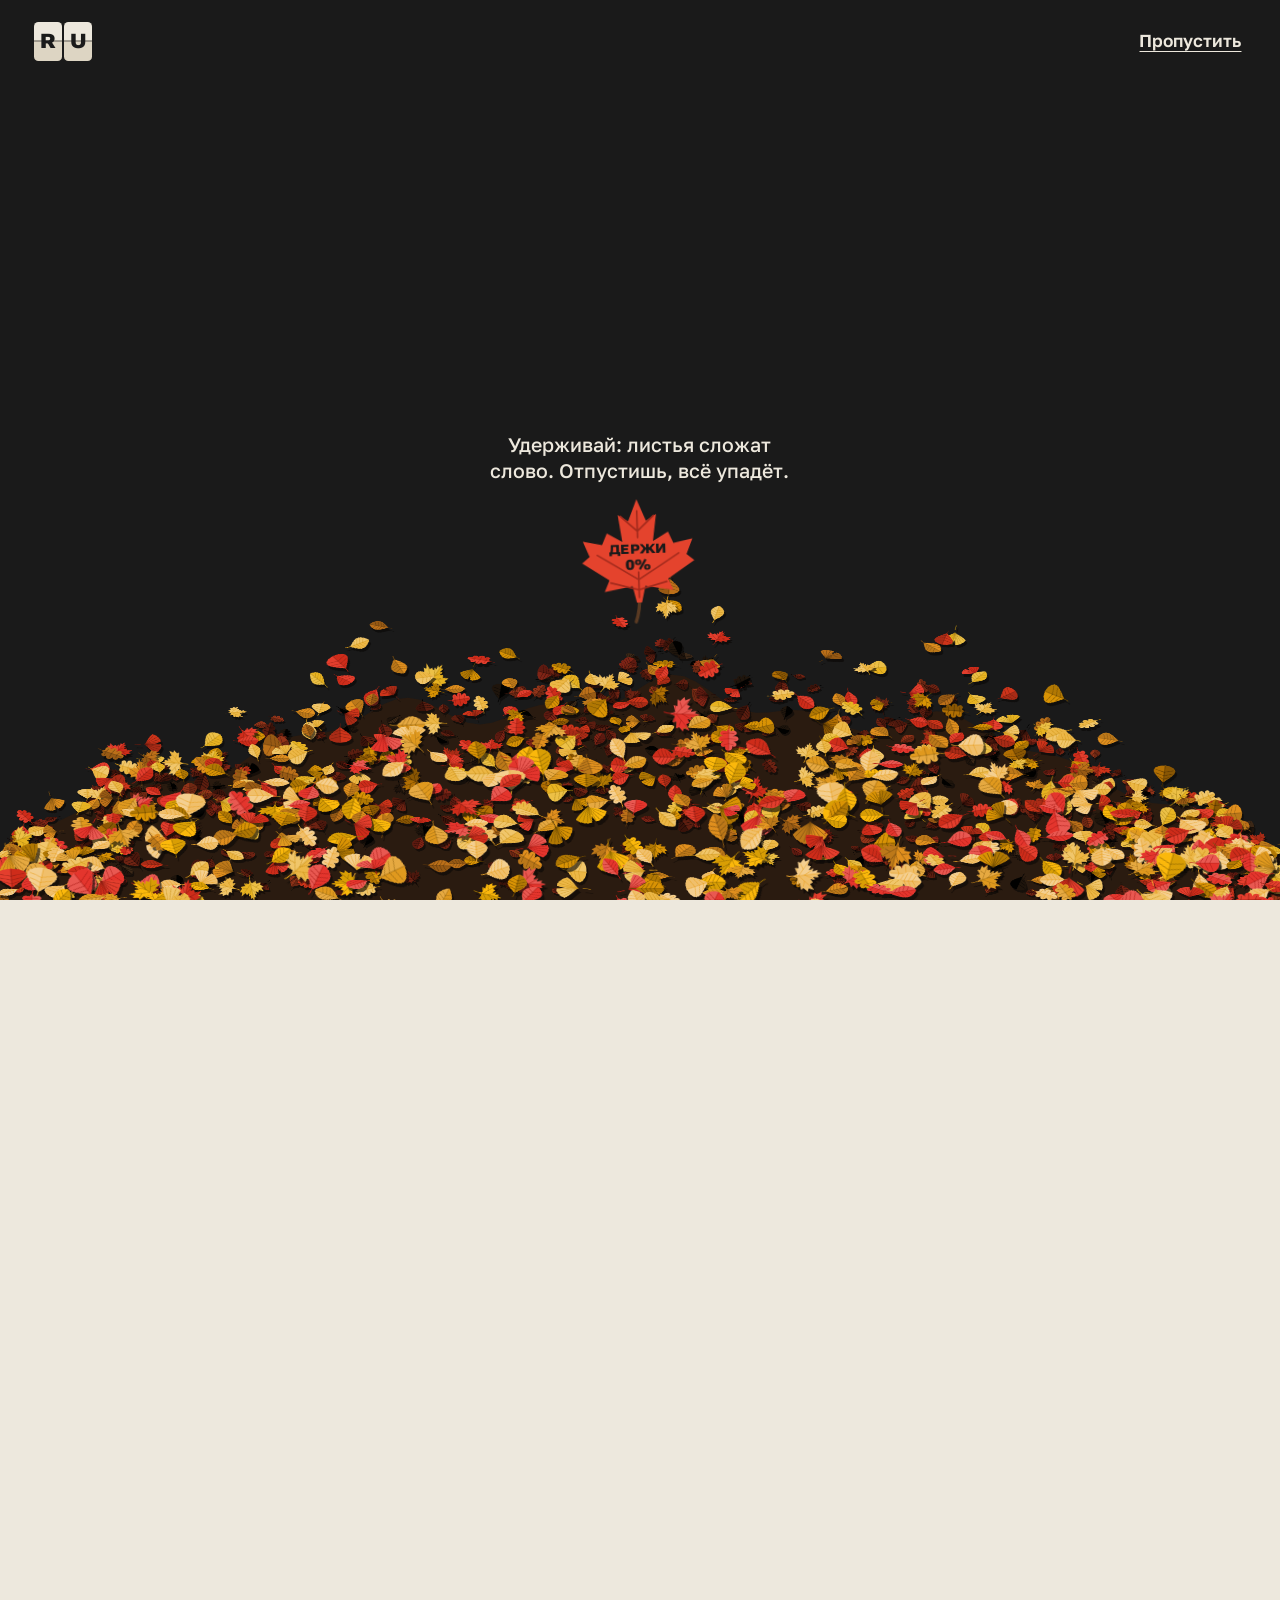
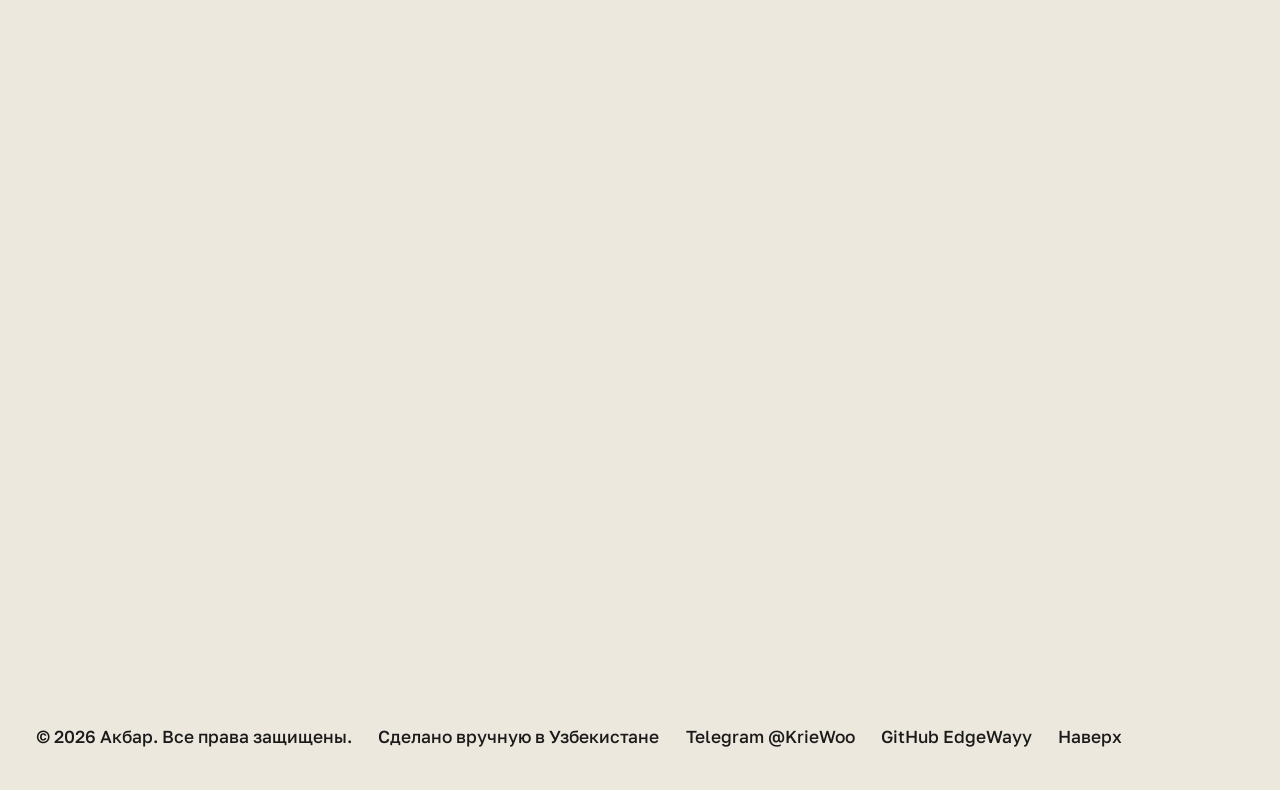
<file: index.html>
<!doctype html>
<html lang="ru" data-page="index" data-title-en="Akbar: websites for businesses in Uzbekistan" data-title-ru="Акбар: сайты для бизнеса в Узбекистане">
<head>
<meta charset="utf-8">
<meta http-equiv="Content-Security-Policy" content="default-src 'self'; script-src 'self' 'sha256-MMzl+HNnITx/egQrTUb2XwIq3ofYkie3hf7vNHCIypY='; style-src 'self' 'unsafe-inline'; font-src 'self'; img-src 'self' data:; connect-src 'self'; object-src 'none'; base-uri 'self'; form-action 'none'">
<meta name="referrer" content="strict-origin-when-cross-origin">
<meta name="viewport" content="width=device-width, initial-scale=1, viewport-fit=cover">
<title>Акбар: сайты для бизнеса в Узбекистане</title>
<meta name="description" content="Акбар, fullstack-разработчик из Узбекистана. Сайты, интернет-магазины, Telegram-боты и админ-панели для местного бизнеса.">
<meta name="theme-color" content="#1A1A1A">
<meta property="og:type" content="website">
<meta property="og:title" content="Акбар: сайты для бизнеса в Узбекистане">
<meta property="og:description" content="Акбар, fullstack-разработчик из Узбекистана. Сайты, интернет-магазины, Telegram-боты и админ-панели для местного бизнеса.">
<meta property="og:url" content="https://edgewayy.github.io/portfolio-v2/">
<meta property="og:image" content="https://edgewayy.github.io/portfolio-v2/img/og.jpg">
<meta property="og:locale" content="ru_RU">
<meta property="og:locale:alternate" content="en_US">
<meta name="twitter:card" content="summary_large_image">
<link rel="canonical" href="https://edgewayy.github.io/portfolio-v2/">
<link rel="icon" href="favicon.svg" type="image/svg+xml">
<link rel="preload" href="fonts/roboto-flex-wide-cyrillic.woff2" as="font" type="font/woff2" crossorigin>
<link rel="preload" href="fonts/golos-text-cyrillic.woff2" as="font" type="font/woff2" crossorigin>
<script>(function(){var d=document.documentElement,l;d.classList.add("js");try{l=localStorage.getItem("akbar-lang")}catch(e){}if(l==="en"){d.lang="en";d.classList.add("lang-pending");var k=document.createElement("link");k.rel="preload";k.as="font";k.type="font/woff2";k.crossOrigin="";k.href="fonts/roboto-flex-wide-latin.woff2";document.head.appendChild(k)}
var t;try{t=localStorage.getItem("akbar-theme")}catch(e){}if(t!=="dark"&&t!=="light")t=matchMedia("(prefers-color-scheme:dark)").matches?"dark":"light";d.dataset.theme=t;
var a;try{a=sessionStorage.getItem("akbar-acid")}catch(e){}if(a==="1")d.dataset.mode="acid";
var m=matchMedia("(hover:hover) and (pointer:fine) and (min-width:1024px)").matches&&!matchMedia("(prefers-reduced-motion:reduce)").matches;d.dataset.perf=m?"full":"lite";
var p;try{p=sessionStorage.getItem("gate-passed")}catch(e){}if(!p)d.classList.add("gate-on");setTimeout(function(){if(!window.SITE)d.classList.remove("js","gate-on")},3000)})()</script>
<link rel="stylesheet" href="styles.css">
</head>
<body id="top">
<a class="skip" href="#main"><span data-i18n="skip">Перейти к содержимому</span></a>
<span class="vh" aria-live="polite" data-lang-live></span>
<div class="gate" id="gate">
  <canvas class="gate__canvas" aria-hidden="true"></canvas>
  <div class="gate__top">
    <button class="flap" type="button" data-flap aria-label="Switch language to English" lang="en"><span class="flap__cells" aria-hidden="true"><span class="flap__cell"><span class="flap__half flap__top"><b>R</b></span><span class="flap__half flap__bot"><b>R</b></span><span class="flap__half flap__top flap__leaf"><b>R</b></span><span class="flap__half flap__bot flap__leaf"><b>R</b></span></span><span class="flap__cell"><span class="flap__half flap__top"><b>U</b></span><span class="flap__half flap__bot"><b>U</b></span><span class="flap__half flap__top flap__leaf"><b>U</b></span><span class="flap__half flap__bot flap__leaf"><b>U</b></span></span></span></button>
    <a class="gate__skip ix ix--text" href="#main" data-gate-skip><span data-i18n="gate.skip">Пропустить</span></a>
  </div>
  <div class="gate__bottom">
    <button class="hold" type="button" data-hold data-auto aria-label="Удерживай, чтобы войти" data-i18n-aria-label="gate.label">
      <span class="hold__leaf" data-hold-leaf>
        <svg class="hold__svg" viewBox="0 0 100 100" aria-hidden="true">
          <defs><clipPath id="hold-clip"><path d="M50 3 57 20 65 15 62 36 74 29 78 38 93 35 88 47 94 52 73 66 77 75 55 71 52 84H48L45 71 23 75 27 66 6 52 12 47 7 35 22 38 26 29 38 36 35 15 43 20Z"/></clipPath></defs>
          <path class="hold__stem" d="M50 78Q50.5 90 47 99"/>
          <path class="hold__body" d="M50 3 57 20 65 15 62 36 74 29 78 38 93 35 88 47 94 52 73 66 77 75 55 71 52 84H48L45 71 23 75 27 66 6 52 12 47 7 35 22 38 26 29 38 36 35 15 43 20Z"/>
          <g clip-path="url(#hold-clip)"><rect class="hold__fill" x="0" y="0" width="100" height="100"/></g>
          <path class="hold__veins" d="M50 80V60M50 33V12M50 66 82 46M50 66 18 46M50 28 63 16M50 28 37 16M50 74 72 68M50 74 28 68"/>
        </svg>
        <span class="hold__in"><span data-hold-word><span data-i18n="gate.hold">Держи</span></span><b data-hold-pct aria-hidden="true">0%</b></span>
      </span>
    </button>
    <span class="vh" aria-live="polite" data-hold-live></span>
    <p class="gate__hint" data-gate-hint></p>
  </div>
</div>
<div class="wrap">
<header class="top">
  <div class="top__notch cut tl">
    <div class="brand">
      <button class="logo__mark ix ix--logo" type="button" aria-label="Секрет: удерживай листик" data-i18n-aria-label="secret.label" aria-describedby="leaf-hint"><svg class="logo__ring" viewBox="0 0 36 36" aria-hidden="true"><circle cx="18" cy="18" r="16.5" pathLength="100"/></svg><svg viewBox="0 0 100 100" aria-hidden="true"><path fill="currentColor" d="M50 3 57 20 65 15 62 36 74 29 78 38 93 35 88 47 94 52 73 66 77 75 55 71 52 84 51 98H49L48 84 45 71 23 75 27 66 6 52 12 47 7 35 22 38 26 29 38 36 35 15 43 20Z"/></svg></button>
      <a class="logo ix" href="index.html" aria-label="Акбар, на главную" data-i18n-aria-label="nav.home"><span class="logo__word"><span data-i18n="home.name">Акбар</span></span></a>
      <span class="leaf-hint" id="leaf-hint" aria-hidden="true"><svg class="leaf-hint__arrow" viewBox="0 0 24 20"><path pathLength="1" d="M22 16C14 18 6 15 5 4M1.5 8 5 3.5 9 7.5" fill="none" stroke="currentColor" stroke-width="1.5" stroke-linecap="round" stroke-linejoin="round"/></svg><span data-i18n="secret.hint">Удерживай 3 секунды</span></span>
    </div>
    <button class="menu-btn ix ix--round" type="button" aria-expanded="false" aria-controls="site-nav" aria-label="Меню" data-i18n-aria-label="nav.menu" data-menu-btn><svg viewBox="0 0 24 24" aria-hidden="true"><path d="M4 8h16M4 16h16" fill="none" stroke="currentColor" stroke-width="2.4" stroke-linecap="round"/></svg></button>
    <nav id="site-nav" class="nav" aria-label="Страницы сайта" data-i18n-aria-label="nav.label">
      <button class="nav__close ix ix--round" type="button" aria-label="Закрыть" data-i18n-aria-label="nav.close" data-menu-close><svg viewBox="0 0 24 24" aria-hidden="true"><path d="M6 6l12 12M18 6 6 18" fill="none" stroke="currentColor" stroke-width="2.4" stroke-linecap="round"/></svg></button>
      <ul><li><a href="index.html" aria-current="page"><i aria-hidden="true">01</i><span data-i18n="x8">Главная</span></a></li><li><a href="projects.html"><i aria-hidden="true">02</i><span data-i18n="x9">Проекты</span></a></li><li><a href="services.html"><i aria-hidden="true">03</i><span data-i18n="x10">Услуги</span></a></li><li><a href="why.html"><i aria-hidden="true">04</i><span data-i18n="x11">Почему я</span></a></li><li><a href="process.html"><i aria-hidden="true">05</i><span data-i18n="x12">Процесс</span></a></li><li><a href="prices.html"><i aria-hidden="true">06</i><span data-i18n="x13">Цены</span></a></li><li><a href="contacts.html"><i aria-hidden="true">07</i><span data-i18n="x14">Контакты</span></a></li></ul>
    </nav>
  </div>
  <div class="top__lang cut tr"><button class="flap" type="button" data-flap aria-label="Switch language to English" lang="en"><span class="flap__cells" aria-hidden="true"><span class="flap__cell"><span class="flap__half flap__top"><b>R</b></span><span class="flap__half flap__bot"><b>R</b></span><span class="flap__half flap__top flap__leaf"><b>R</b></span><span class="flap__half flap__bot flap__leaf"><b>R</b></span></span><span class="flap__cell"><span class="flap__half flap__top"><b>U</b></span><span class="flap__half flap__bot"><b>U</b></span><span class="flap__half flap__top flap__leaf"><b>U</b></span><span class="flap__half flap__bot flap__leaf"><b>U</b></span></span></span></button><div class="lamp" data-lamp>
  <svg class="lamp__svg" aria-hidden="true"><path class="lamp__glow"/><path class="lamp__shade"/><path class="lamp__cord"/><circle class="lamp__bead"/></svg>
  <button class="lamp__hit" type="button" role="switch" aria-checked="false" data-theme-btn aria-label="Включить тёмную тему"></button>
</div></div>
</header>
<main id="main">
  <section class="panel panel--hero" data-hero>
    <canvas class="bg-leaves" aria-hidden="true"></canvas>
    <div class="hero">
      <div class="hero__text">
        <p class="status"><i class="status__dot" aria-hidden="true"></i><span data-i18n="home.status">Принимаю заказы · ноябрь 2026</span></p>
        <h1 data-i18n="home.h1" class="giant giant--hero" data-words>Сайты, которые продают</h1>
        <p data-i18n="home.lead" class="lead">Делаю быстрые сайты, магазины и админ-панели для кафе, клубов, ресторанов и магазинов. Дизайн с нуля, три языка, оплата Click и Payme.</p>
        <div class="hero__cta">
          <a class="cta ix ix--pill magnetic" href="projects.html" ><span class="cta__pill"><span data-i18n="home.cta">Портфолио</span></span><span class="cta__round"><svg viewBox="0 0 24 24" aria-hidden="true"><path d="M7 17 17 7M8 7h9v9" fill="none" stroke="currentColor" stroke-width="2.4" stroke-linecap="round" stroke-linejoin="round"/></svg></span></a>
        </div>
        <ul class="stats">
          <li><b data-count="6">6</b><span data-i18n="stats.demos">живых демо на этом сайте</span></li><li><b data-count="5">5</b><span data-i18n="stats.langs">языков в проектах: RU · UZ · EN · KZ · TR</span></li><li><b data-count="0">0</b><span data-i18n="stats.templates">шаблонов: каждый дизайн с чистого листа</span></li>
        </ul>
      </div>
      <div class="hero__art">
        <div class="blob" data-parallax=".04" aria-hidden="true"></div>
        <figure class="portrait" id="portrait" data-variant="b">
          <img src="img/portrait-dots.webp" width="640" height="800" alt="Портрет Акбара из точек" data-i18n-alt="home.alt" decoding="async">
          <canvas aria-hidden="true"></canvas>
        </figure>
        <p class="tagpill tagpill--name"><span data-i18n="home.name">Акбар</span></p>
        <p class="tagpill tagpill--role"><span data-i18n="home.role">Fullstack-разработчик</span></p>
        <div class="hero__social">
          <a class="round ix ix--round" href="https://t.me/KrieWoo" target="_blank" rel="noopener" aria-label="Telegram"><svg viewBox="0 0 24 24" aria-hidden="true"><path fill="currentColor" d="M21.9 4.3 18.7 19.5c-.2 1.1-.9 1.3-1.8.8l-4.9-3.6-2.4 2.3c-.3.3-.5.5-1 .5l.4-5 9.1-8.2c.4-.4-.1-.6-.6-.2L6.3 13.2 1.5 11.7c-1-.3-1-1 .2-1.5L20.4 3c.9-.3 1.7.2 1.5 1.3z"/></svg></a>
          <a class="round ix ix--round" href="https://github.com/EdgeWayy" target="_blank" rel="noopener" aria-label="GitHub"><svg viewBox="0 0 24 24" aria-hidden="true"><path fill="currentColor" d="M12 .5C5.7.5.5 5.7.5 12c0 5.1 3.3 9.4 7.9 10.9.6.1.8-.3.8-.6v-2c-3.2.7-3.9-1.5-3.9-1.5-.5-1.3-1.3-1.7-1.3-1.7-1-.7.1-.7.1-.7 1.2.1 1.8 1.2 1.8 1.2 1 1.8 2.8 1.3 3.5 1 .1-.8.4-1.3.7-1.6-2.6-.3-5.3-1.3-5.3-5.7 0-1.3.5-2.3 1.2-3.1-.1-.3-.5-1.5.1-3.1 0 0 1-.3 3.2 1.2a11 11 0 0 1 5.8 0c2.2-1.5 3.2-1.2 3.2-1.2.6 1.6.2 2.8.1 3.1.8.8 1.2 1.9 1.2 3.1 0 4.4-2.7 5.4-5.3 5.7.4.4.8 1.1.8 2.2v3.2c0 .3.2.7.8.6A11.5 11.5 0 0 0 23.5 12C23.5 5.7 18.3.5 12 .5z"/></svg></a>
        </div>
        <svg class="badge" viewBox="0 0 160 160" aria-hidden="true">
          <circle cx="80" cy="80" r="80"/>
          <defs><path id="badge-path" d="M80 80m-60 0a60 60 0 1 1 120 0a60 60 0 1 1-120 0"/></defs>
          <text><textPath href="#badge-path" data-i18n="home.badge" textLength="372">ПРИНИМАЮ ЗАКАЗЫ • ПРИНИМАЮ ЗАКАЗЫ • </textPath></text>
          <g transform="translate(55 55) scale(.5)"><path d="M50 3 57 20 65 15 62 36 74 29 78 38 93 35 88 47 94 52 73 66 77 75 55 71 52 84 51 98H49L48 84 45 71 23 75 27 66 6 52 12 47 7 35 22 38 26 29 38 36 35 15 43 20Z"/></g>
        </svg>
      </div>
    </div>
  </section>
  
  <div class="marquee" data-marquee aria-hidden="true"><div class="marquee__track">
    <span><span data-i18n="marquee.a">САЙТЫ</span></span><i>•</i><span><span data-i18n="marquee.b">БОТЫ</span></span><i>•</i><span><span data-i18n="marquee.c">АДМИНКИ</span></span><i>•</i><span><span data-i18n="marquee.a">САЙТЫ</span></span><i>•</i><span><span data-i18n="marquee.b">БОТЫ</span></span><i>•</i><span><span data-i18n="marquee.c">АДМИНКИ</span></span><i>•</i><span><span data-i18n="marquee.a">САЙТЫ</span></span><i>•</i><span><span data-i18n="marquee.b">БОТЫ</span></span><i>•</i><span><span data-i18n="marquee.c">АДМИНКИ</span></span><i>•</i><span><span data-i18n="marquee.a">САЙТЫ</span></span><i>•</i><span><span data-i18n="marquee.b">БОТЫ</span></span><i>•</i><span><span data-i18n="marquee.c">АДМИНКИ</span></span><i>•</i><span><span data-i18n="marquee.a">САЙТЫ</span></span><i>•</i><span><span data-i18n="marquee.b">БОТЫ</span></span><i>•</i><span><span data-i18n="marquee.c">АДМИНКИ</span></span><i>•</i><span><span data-i18n="marquee.a">САЙТЫ</span></span><i>•</i><span><span data-i18n="marquee.b">БОТЫ</span></span><i>•</i><span><span data-i18n="marquee.c">АДМИНКИ</span></span><i>•</i><span><span data-i18n="marquee.a">САЙТЫ</span></span><i>•</i><span><span data-i18n="marquee.b">БОТЫ</span></span><i>•</i><span><span data-i18n="marquee.c">АДМИНКИ</span></span><i>•</i><span><span data-i18n="marquee.a">САЙТЫ</span></span><i>•</i><span><span data-i18n="marquee.b">БОТЫ</span></span><i>•</i><span><span data-i18n="marquee.c">АДМИНКИ</span></span><i>•</i><span><span data-i18n="marquee.a">САЙТЫ</span></span><i>•</i><span><span data-i18n="marquee.b">БОТЫ</span></span><i>•</i><span><span data-i18n="marquee.c">АДМИНКИ</span></span><i>•</i><span><span data-i18n="marquee.a">САЙТЫ</span></span><i>•</i><span><span data-i18n="marquee.b">БОТЫ</span></span><i>•</i><span><span data-i18n="marquee.c">АДМИНКИ</span></span><i>•</i><span><span data-i18n="marquee.a">САЙТЫ</span></span><i>•</i><span><span data-i18n="marquee.b">БОТЫ</span></span><i>•</i><span><span data-i18n="marquee.c">АДМИНКИ</span></span><i>•</i><span><span data-i18n="marquee.a">САЙТЫ</span></span><i>•</i><span><span data-i18n="marquee.b">БОТЫ</span></span><i>•</i><span><span data-i18n="marquee.c">АДМИНКИ</span></span><i>•</i><span><span data-i18n="marquee.a">САЙТЫ</span></span><i>•</i><span><span data-i18n="marquee.b">БОТЫ</span></span><i>•</i><span><span data-i18n="marquee.c">АДМИНКИ</span></span><i>•</i><span><span data-i18n="marquee.a">САЙТЫ</span></span><i>•</i><span><span data-i18n="marquee.b">БОТЫ</span></span><i>•</i><span><span data-i18n="marquee.c">АДМИНКИ</span></span><i>•</i><span><span data-i18n="marquee.a">САЙТЫ</span></span><i>•</i><span><span data-i18n="marquee.b">БОТЫ</span></span><i>•</i><span><span data-i18n="marquee.c">АДМИНКИ</span></span><i>•</i><span><span data-i18n="marquee.a">САЙТЫ</span></span><i>•</i><span><span data-i18n="marquee.b">БОТЫ</span></span><i>•</i><span><span data-i18n="marquee.c">АДМИНКИ</span></span><i>•</i>
  </div></div>
  <section class="about">
  <div class="about__quote" data-reveal>
    <svg class="about__tile" aria-hidden="true"><defs><pattern id="tile" width="56" height="56" patternUnits="userSpaceOnUse"><path d="M28 6 34 22 50 28 34 34 28 50 22 34 6 28 22 22ZM12 12 22 22M44 12 34 22M12 44 22 34M44 44 34 34" fill="none" stroke="currentColor" stroke-width="1.5"/><path d="M0 0H8L0 8ZM56 0V8L48 0ZM0 56V48L8 56ZM56 56H48L56 48Z" fill="currentColor"/></pattern></defs><rect width="100%" height="100%" fill="url(#tile)"/></svg>
    <span class="cut tl tab about__tab"><span data-i18n="about.tab">Манифест</span></span>
    <p class="about__q" data-i18n-rich="manifesto">Я собираю сайты так, как <em>мастер</em> собирает <em>узор</em> на стене Самарканда: из <em>сотни точных деталей</em>, где каждая на своём месте.</p>
  </div>
  <div class="about__me" data-reveal>
    <p data-i18n="intro.kicker" class="kicker kicker--ink">Коротко обо мне</p>
    <h2 data-i18n="intro.h2" class="about__h">Привет, я Акбар</h2>
    <p data-i18n="intro.p1">Я fullstack-разработчик из Узбекистана. Делаю сайты, интернет-магазины и Telegram-ботов для местного бизнеса: кофеен, фитнес-клубов, ресторанов, магазинов. Веду проект целиком, от идеи и дизайна до запуска и поддержки.</p>
    <p data-i18n="intro.p2">Я сам веду все этапы: дизайн, фронтенд, бэкенд и запуск, поэтому вы получаете продуманный сайт быстрее и без переплаты агентству.</p>
    <span class="cut br about__cut" aria-hidden="true"></span>
    <p data-i18n="intro.sticker" class="sticker about__sticker">Первый экран через 2–3 дня</p>
  </div>
</section>
  <section class="hub">
    <h2 data-i18n="hub.h2" class="h2" data-reveal>Куда дальше</h2>
    <div class="hub__grid">
      <a class="hubcard ix ix--card" href="projects.html" data-reveal>
        <span class="cut tl tab" aria-hidden="true">02</span>
        <b data-i18n="x15">Проекты</b>
        <span data-i18n="hub.projects" class="hubcard__t">Шесть живых демо: магазины, кафе, бронирование</span>
        <span class="cta__round"><svg viewBox="0 0 24 24" aria-hidden="true"><path d="M7 17 17 7M8 7h9v9" fill="none" stroke="currentColor" stroke-width="2.4" stroke-linecap="round" stroke-linejoin="round"/></svg></span>
      </a><a class="hubcard ix ix--card" href="services.html" data-reveal>
        <span class="cut tl tab" aria-hidden="true">03</span>
        <b data-i18n="x16">Услуги</b>
        <span data-i18n="hub.services" class="hubcard__t">Что я делаю и сколько это стоит</span>
        <span class="cta__round"><svg viewBox="0 0 24 24" aria-hidden="true"><path d="M7 17 17 7M8 7h9v9" fill="none" stroke="currentColor" stroke-width="2.4" stroke-linecap="round" stroke-linejoin="round"/></svg></span>
      </a><a class="hubcard ix ix--card" href="why.html" data-reveal>
        <span class="cut tl tab" aria-hidden="true">04</span>
        <b data-i18n="x17">Почему я</b>
        <span data-i18n="hub.why" class="hubcard__t">Четыре причины работать со мной</span>
        <span class="cta__round"><svg viewBox="0 0 24 24" aria-hidden="true"><path d="M7 17 17 7M8 7h9v9" fill="none" stroke="currentColor" stroke-width="2.4" stroke-linecap="round" stroke-linejoin="round"/></svg></span>
      </a><a class="hubcard ix ix--card" href="process.html" data-reveal>
        <span class="cut tl tab" aria-hidden="true">05</span>
        <b data-i18n="x18">Процесс</b>
        <span data-i18n="hub.process" class="hubcard__t">Пять шагов от разговора до поддержки</span>
        <span class="cta__round"><svg viewBox="0 0 24 24" aria-hidden="true"><path d="M7 17 17 7M8 7h9v9" fill="none" stroke="currentColor" stroke-width="2.4" stroke-linecap="round" stroke-linejoin="round"/></svg></span>
      </a><a class="hubcard ix ix--card" href="prices.html" data-reveal>
        <span class="cut tl tab" aria-hidden="true">06</span>
        <b data-i18n="x19">Цены</b>
        <span data-i18n="hub.prices" class="hubcard__t">Пакеты, сроки и частые вопросы</span>
        <span class="cta__round"><svg viewBox="0 0 24 24" aria-hidden="true"><path d="M7 17 17 7M8 7h9v9" fill="none" stroke="currentColor" stroke-width="2.4" stroke-linecap="round" stroke-linejoin="round"/></svg></span>
      </a><a class="hubcard ix ix--card" href="contacts.html" data-reveal>
        <span class="cut tl tab" aria-hidden="true">07</span>
        <b data-i18n="x20">Контакты</b>
        <span data-i18n="hub.contacts" class="hubcard__t">Расскажите о задаче, отвечу в Telegram</span>
        <span class="cta__round"><svg viewBox="0 0 24 24" aria-hidden="true"><path d="M7 17 17 7M8 7h9v9" fill="none" stroke="currentColor" stroke-width="2.4" stroke-linecap="round" stroke-linejoin="round"/></svg></span>
      </a>
    </div>
  </section>
</main>
<footer class="foot">
  <div class="foot__panel" data-reveal>
    <span class="cut tr foot__cut" aria-hidden="true"></span>
    <p data-i18n="foot.big" class="foot__big">Обсудим проект?</p>
    <a class="cta ix ix--pill cta--ink magnetic" href="https://t.me/KrieWoo" target="_blank" rel="noopener"><span class="cta__pill"><span data-i18n="foot.cta">Написать</span></span><span class="cta__round"><svg viewBox="0 0 24 24" aria-hidden="true"><path d="M7 17 17 7M8 7h9v9" fill="none" stroke="currentColor" stroke-width="2.4" stroke-linecap="round" stroke-linejoin="round"/></svg></span></a>
  </div>
  <div class="foot__row">
    <span data-i18n="foot.copy">© 2026 Акбар. Все права защищены.</span>
    <span data-i18n="foot.made">Сделано вручную в Узбекистане</span>
    <a class="link ix--link" href="https://t.me/KrieWoo" target="_blank" rel="noopener">Telegram @KrieWoo</a>
    <a class="link ix--link" href="https://github.com/EdgeWayy" target="_blank" rel="noopener">GitHub EdgeWayy</a>
    <a class="link ix--link" href="#top"><span data-i18n="foot.top">Наверх</span></a>
  </div>
</footer>
<a class="fab ix ix--round magnetic" href="https://t.me/KrieWoo" target="_blank" rel="noopener" aria-label="Написать в Telegram" data-i18n-aria-label="float.tg"><svg viewBox="0 0 24 24" aria-hidden="true"><path fill="currentColor" d="M21.9 4.3 18.7 19.5c-.2 1.1-.9 1.3-1.8.8l-4.9-3.6-2.4 2.3c-.3.3-.5.5-1 .5l.4-5 9.1-8.2c.4-.4-.1-.6-.6-.2L6.3 13.2 1.5 11.7c-1-.3-1-1 .2-1.5L20.4 3c.9-.3 1.7.2 1.5 1.3z"/></svg></a>
</div>
<script src="js/i18n.js" defer></script>
<script src="js/portrait-data.js" defer></script>
<script src="main.js" defer></script>
<script src="js/gate.js" defer></script>
</body>
</html>
</file>
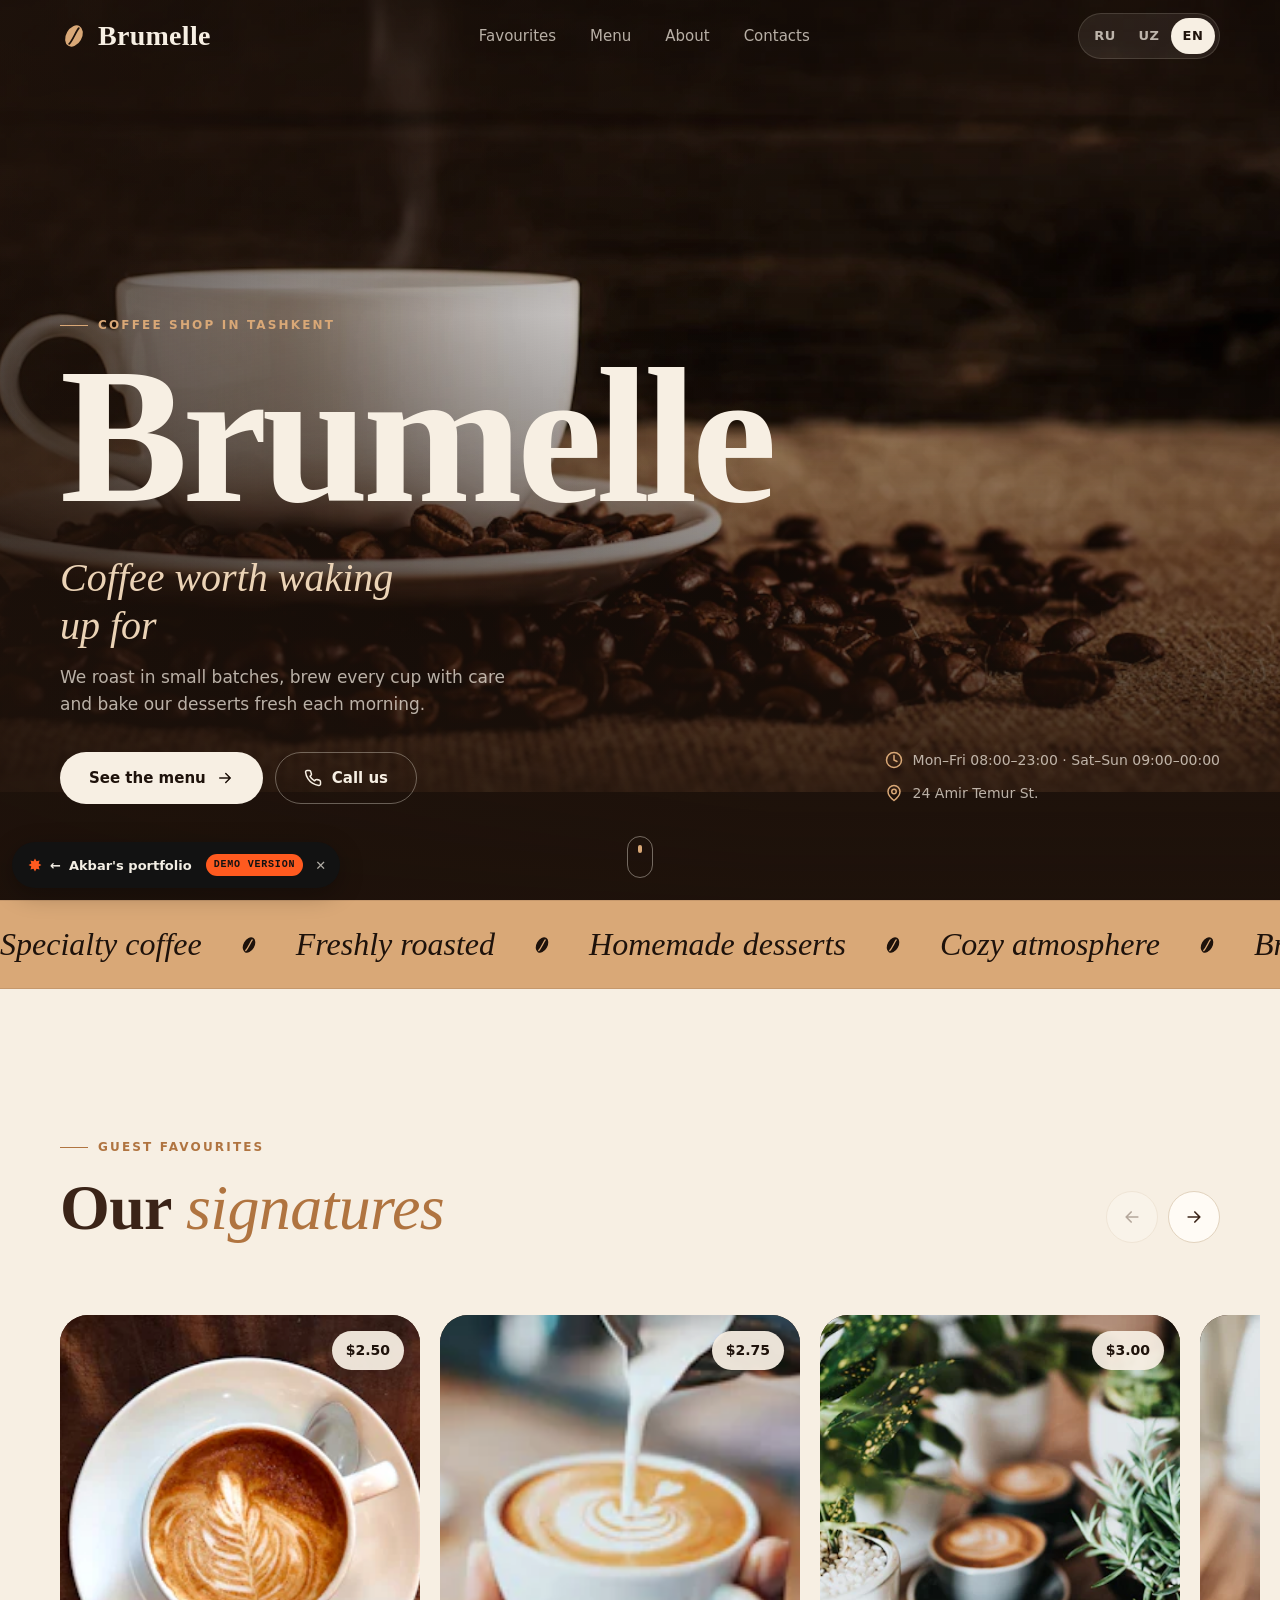
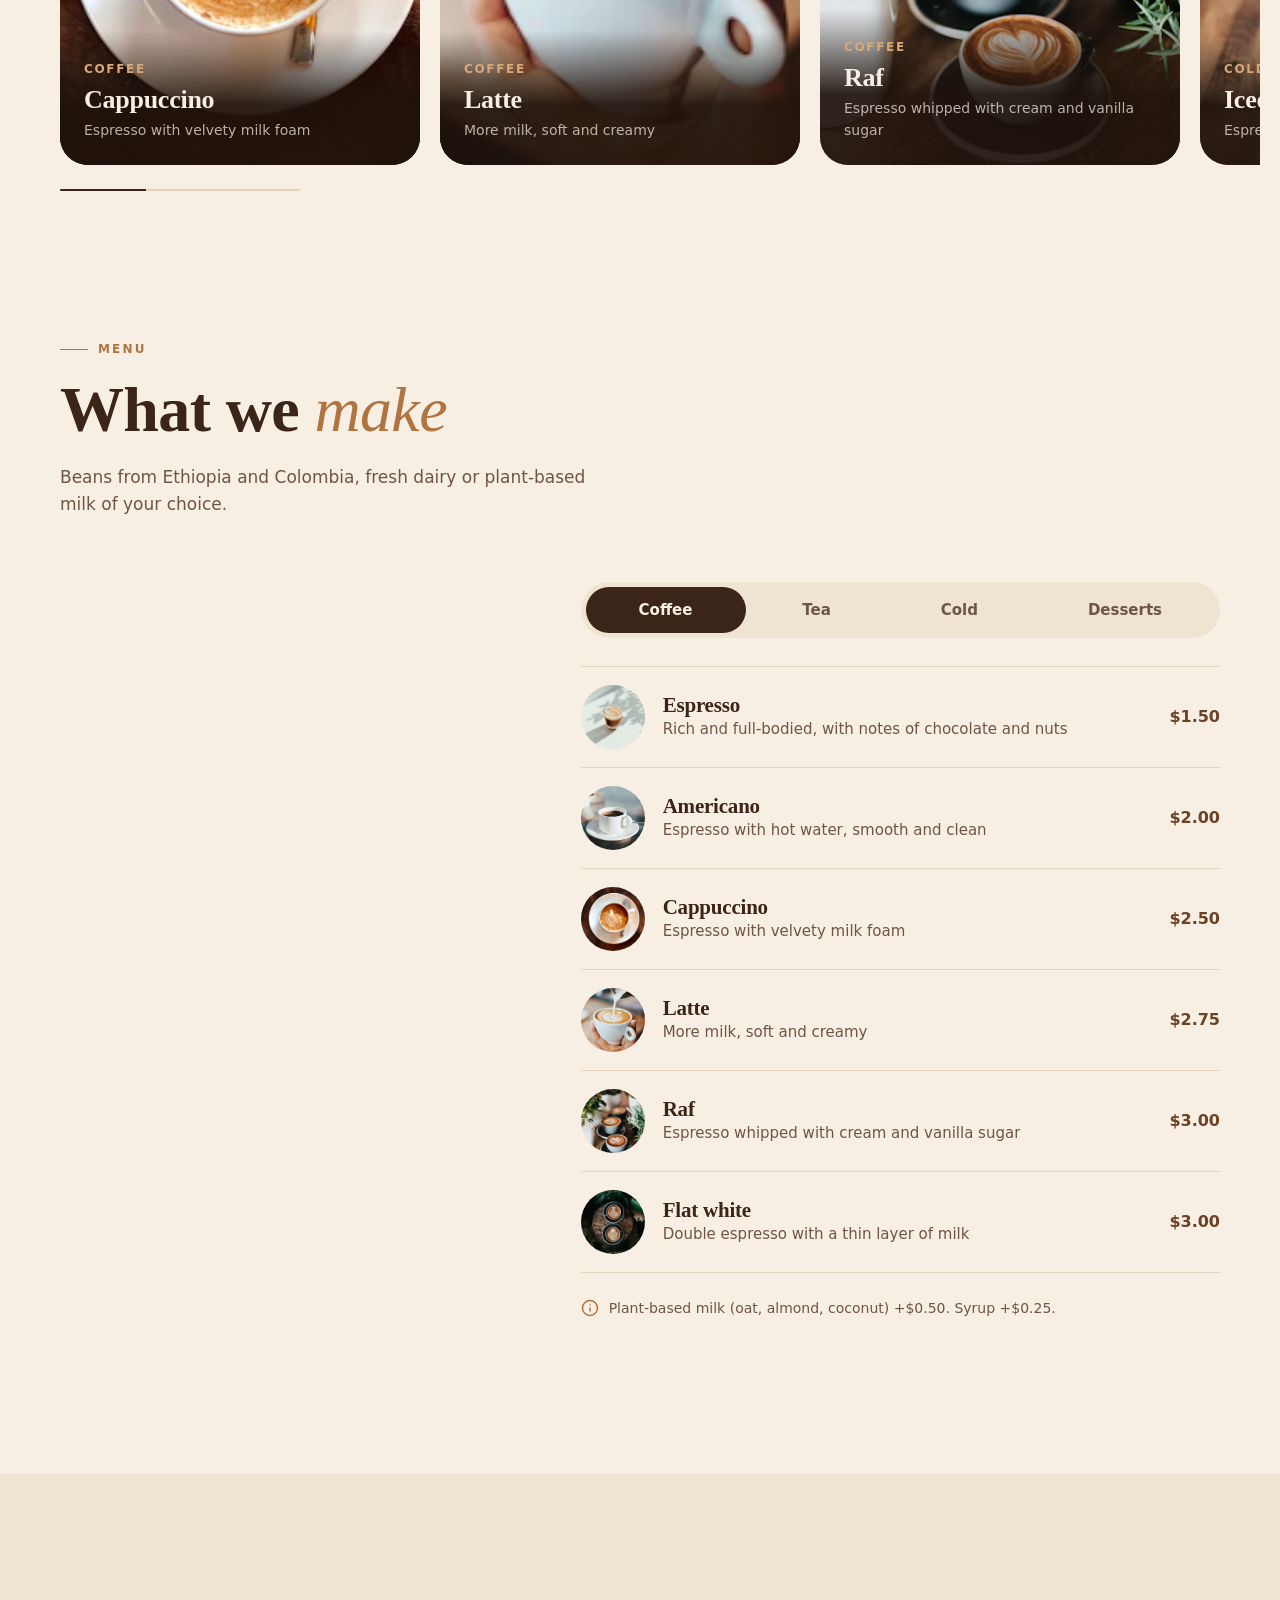
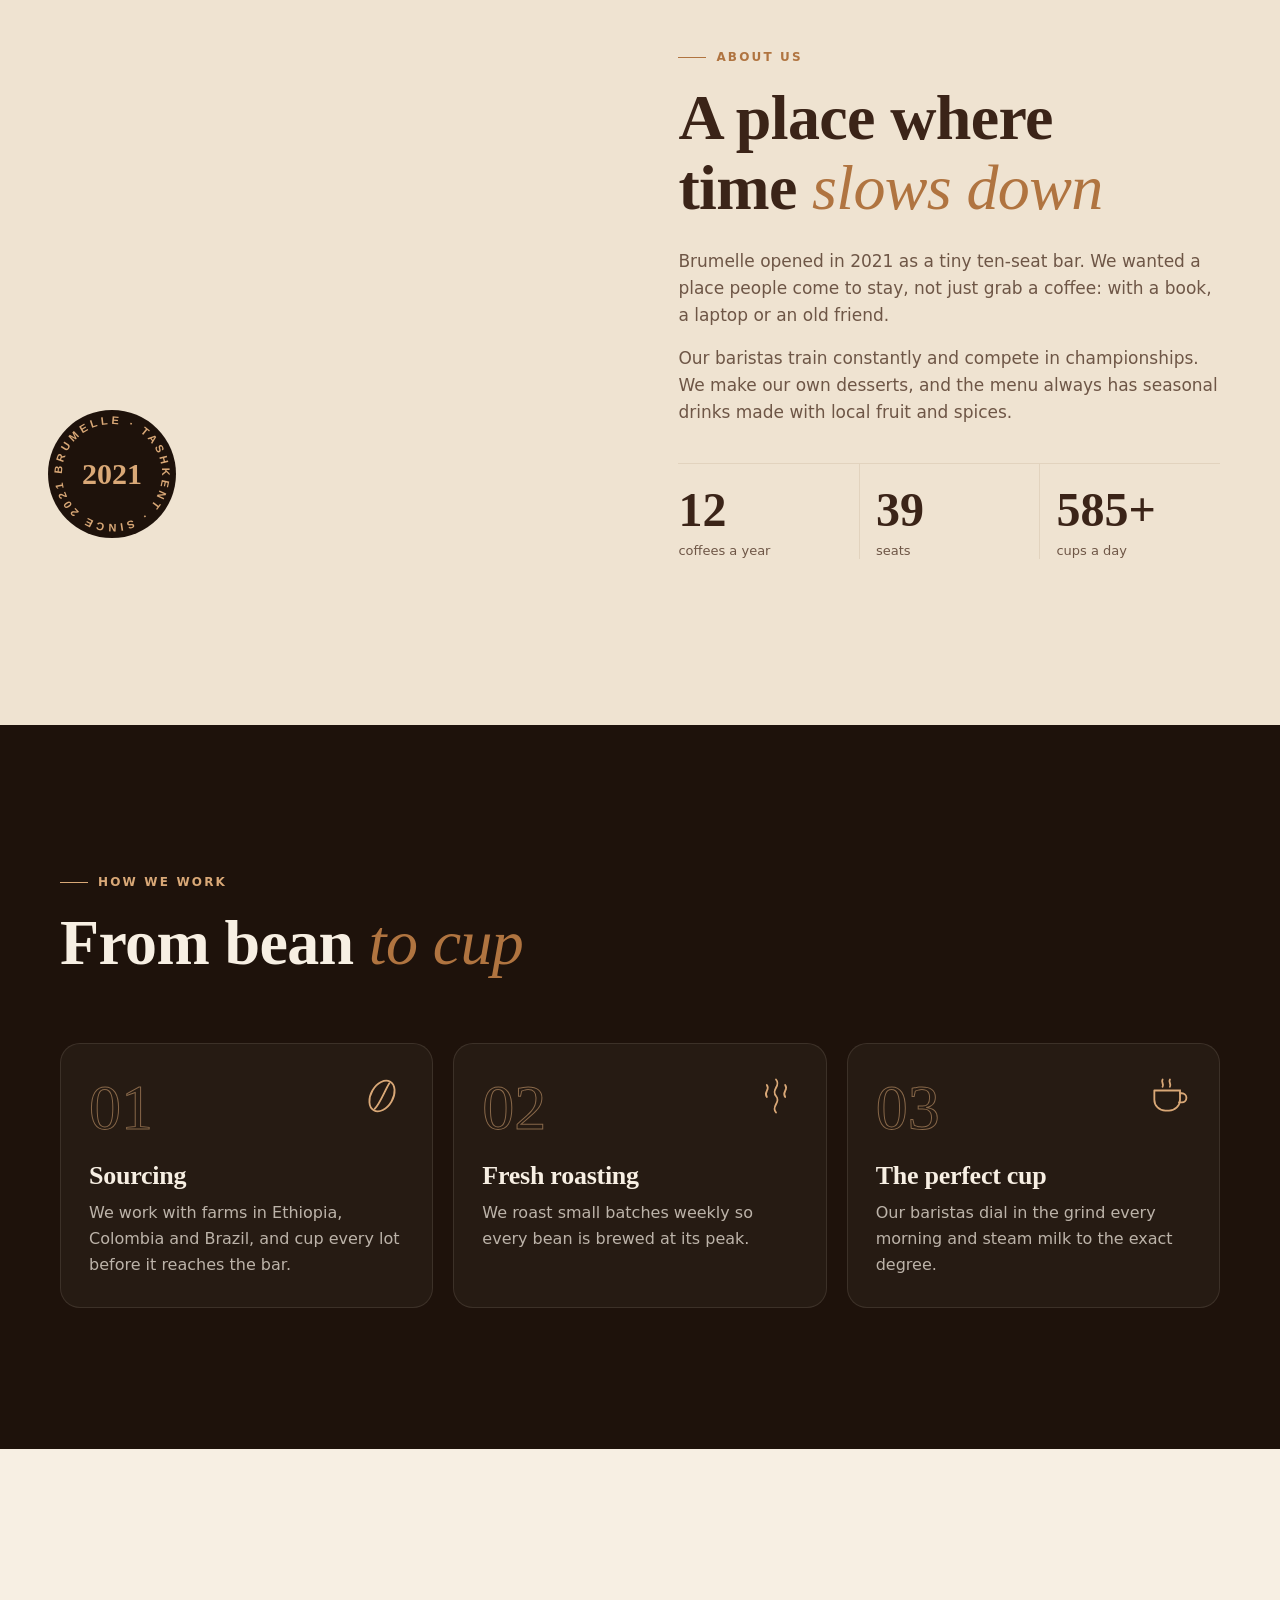
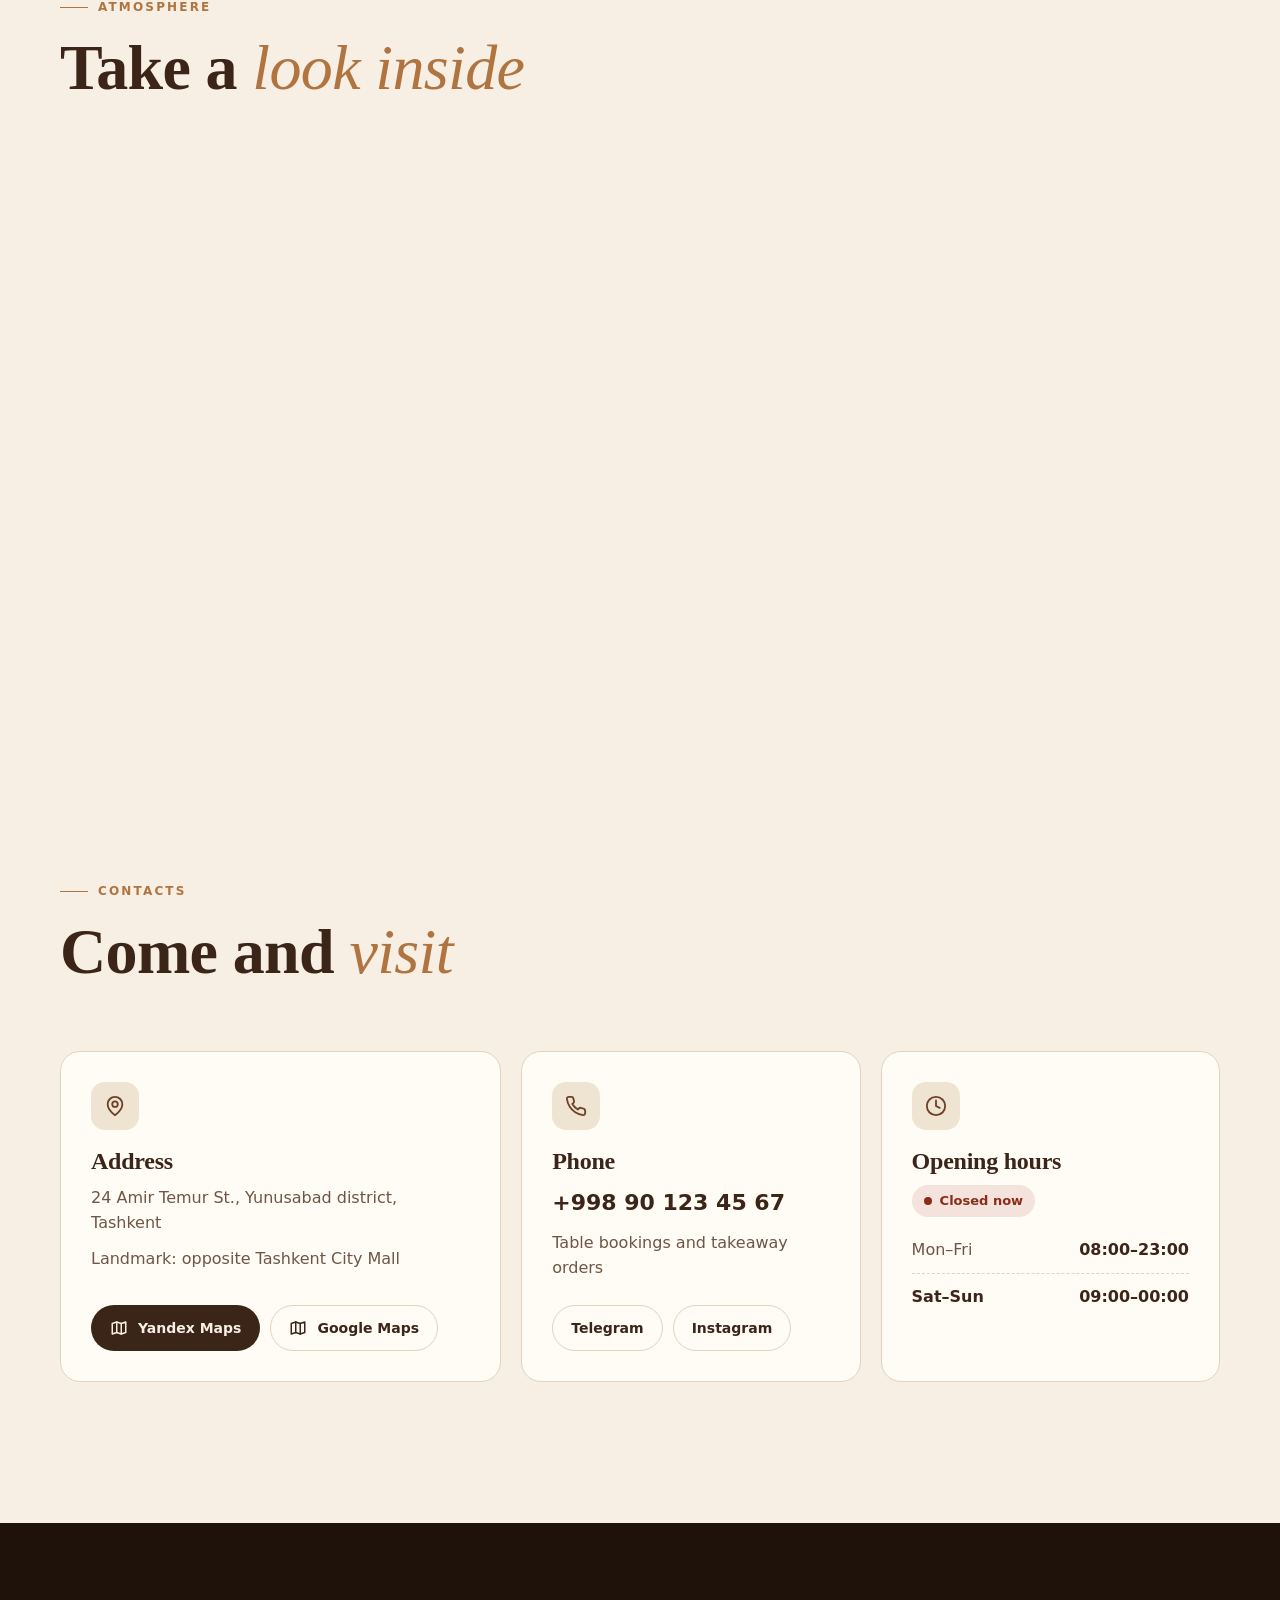
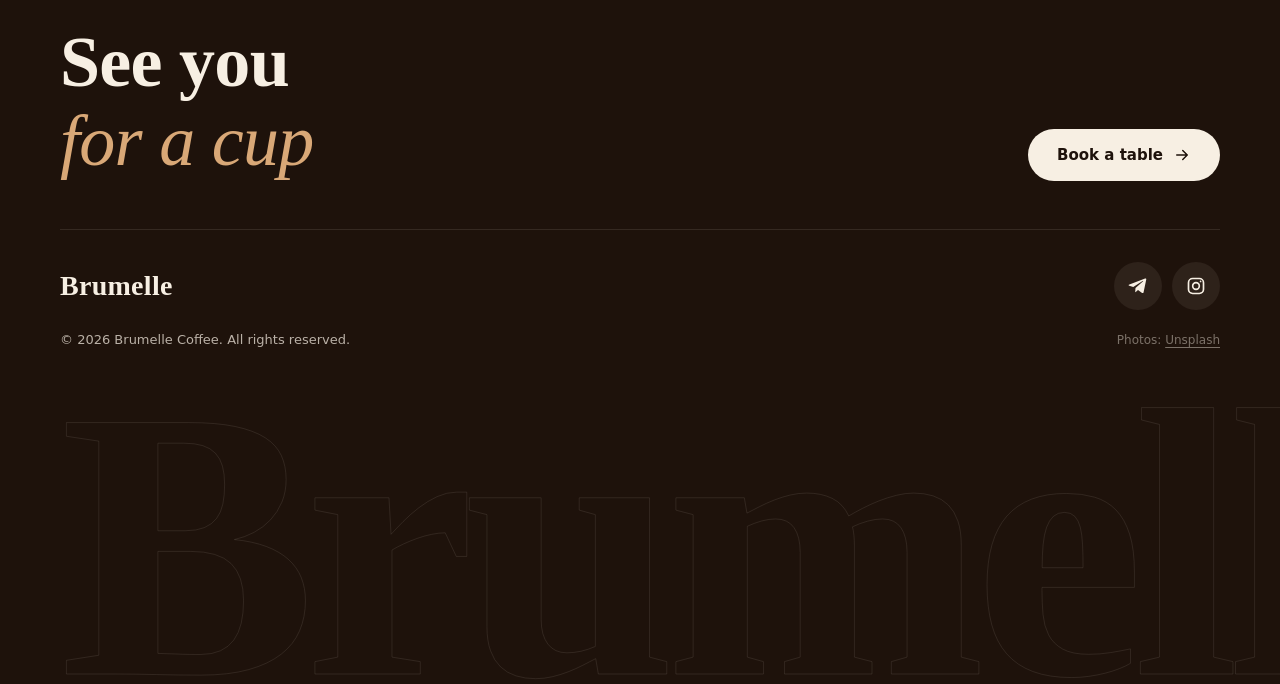
<file: demos/brumelle-coffee/index.html>
<!DOCTYPE html>
<html lang="ru">
<head>
<meta charset="UTF-8">
  <meta http-equiv="Content-Security-Policy" content="default-src 'self'; script-src 'self'; style-src 'self' 'unsafe-inline' https://fonts.googleapis.com; font-src 'self' https://fonts.gstatic.com; img-src 'self' data:; connect-src 'self'; object-src 'none'; base-uri 'self'; form-action 'self'">
  <meta name="referrer" content="strict-origin-when-cross-origin">
<meta name="viewport" content="width=device-width, initial-scale=1, viewport-fit=cover">
<title>Brumelle — кофейня в Ташкенте</title>
<meta name="description" content="Brumelle — уютная кофейня в Ташкенте. Спешелти кофе, чай, десерты.">
<meta name="theme-color" content="#1E120B">
<link rel="preconnect" href="https://fonts.googleapis.com">
<link rel="preconnect" href="https://fonts.gstatic.com" crossorigin>
<link rel="preload" as="image" fetchpriority="high"
  href="img/u/1497515114629-f71d768fd07c-1100.webp"
  imagesrcset="img/u/1497515114629-f71d768fd07c-640.webp 640w, img/u/1497515114629-f71d768fd07c-1100.webp 1200w, img/u/1497515114629-f71d768fd07c-1100.webp 1920w"
  imagesizes="100vw">
<link href="https://fonts.googleapis.com/css2?family=Inter:wght@400;500;600&family=Playfair+Display:ital,wght@0,500;0,600;0,700;1,500;1,600&display=swap" rel="stylesheet">
<style>
  /* ---------- Tokens ---------- */
  :root {
    --night: #1E120B;
    --espresso: #2A1810;
    --roast: #3B2418;
    --brown: #6B4226;
    --caramel: #B07440;
    --gold: #D9A877;
    --cream: #F7EFE3;
    --cream-2: #EFE3D1;
    --foam: #FFFBF5;
    --text: #2A1810;
    --text-muted: #6E5646;
    --line: #E2D3BE;
    --on-dark: #F7EFE3;
    --on-dark-muted: rgba(247, 239, 227, .72);

    --font-display: "Playfair Display", Georgia, "Times New Roman", serif;
    --font-body: "Inter", system-ui, -apple-system, "Segoe UI", Roboto, sans-serif;

    --radius-sm: 12px;
    --radius: 20px;
    --radius-lg: 28px;
    --header-h: 72px;
    --gutter: clamp(20px, 4vw, 40px);

    --ease-out: cubic-bezier(.16, 1, .3, 1);
    --ease-in-out: cubic-bezier(.65, 0, .35, 1);
    --dur-fast: .2s;
    --dur: .45s;
    --dur-slow: .9s;
  }

  /* ---------- Base ---------- */
  *, *::before, *::after { box-sizing: border-box; }
  html { scroll-padding-top: var(--header-h); -webkit-text-size-adjust: 100%; }
  body {
    margin: 0;
    background: var(--cream);
    color: var(--text);
    font-family: var(--font-body);
    font-size: 16px;
    line-height: 1.6;
    -webkit-font-smoothing: antialiased;
    text-rendering: optimizeLegibility;
    overflow-x: hidden;
  }
  img { display: block; max-width: 100%; height: auto; }
  svg { display: block; }
  a { color: inherit; }
  button { font: inherit; color: inherit; cursor: pointer; background: none; border: 0; padding: 0; }
  :focus-visible { outline: 2px solid var(--caramel); outline-offset: 3px; border-radius: 8px; }
  ::selection { background: var(--gold); color: var(--night); }

  .container { width: 100%; max-width: 1240px; margin: 0 auto; padding: 0 var(--gutter); }
  .eyebrow {
    display: inline-flex; align-items: center; gap: 10px;
    font-size: 12px; font-weight: 600; letter-spacing: .18em; text-transform: uppercase;
    color: var(--caramel); margin: 0 0 16px;
  }
  .eyebrow::before { content: ""; width: 28px; height: 1px; background: currentColor; }
  h1, h2, h3 { font-family: var(--font-display); font-weight: 600; line-height: 1.1; margin: 0; letter-spacing: -.01em; }
  h2 { font-size: clamp(34px, 5.4vw, 64px); color: var(--roast); text-wrap: balance; }
  h2 em { font-style: italic; font-weight: 500; color: var(--caramel); }
  .section { padding: clamp(80px, 11vw, 150px) 0; position: relative; }
  .section-head { max-width: 680px; margin-bottom: clamp(40px, 5vw, 64px); }
  .section-head p:not(.eyebrow) { color: var(--text-muted); margin: 18px 0 0; font-size: 17px; max-width: 560px; }
  .dark { background: var(--night); color: var(--on-dark); }
  .dark h2 { color: var(--on-dark); }
  .dark .eyebrow { color: var(--gold); }
  .dark .section-head p:not(.eyebrow) { color: var(--on-dark-muted); }
  .sr-only { position: absolute; width: 1px; height: 1px; overflow: hidden; clip: rect(0 0 0 0); white-space: nowrap; }
  .skip {
    position: fixed; top: 12px; left: 12px; z-index: 100; padding: 10px 16px; border-radius: 10px;
    background: var(--cream); color: var(--night); font-weight: 600; transform: translateY(-200%);
    transition: transform var(--dur-fast) var(--ease-out);
  }
  .skip:focus { transform: none; }

  /* Image frames reserve space and fade in once decoded (no layout shift) */
  .ph { position: relative; overflow: hidden; background: var(--cream-2); }
  .dark .ph { background: var(--roast); }
  .ph img { width: 100%; height: 100%; object-fit: cover; opacity: 0; transition: opacity .7s var(--ease-out), transform 1.2s var(--ease-out); }
  .ph img.loaded { opacity: 1; }

  /* ---------- Buttons ---------- */
  .btn {
    position: relative; display: inline-flex; align-items: center; justify-content: center; gap: 10px;
    min-height: 52px; padding: 0 28px; border-radius: 999px; overflow: hidden; isolation: isolate;
    font-weight: 600; font-size: 15px; text-decoration: none; white-space: nowrap;
    border: 1.5px solid transparent;
    transition: color var(--dur) var(--ease-out), border-color var(--dur) var(--ease-out), transform var(--dur-fast) var(--ease-out);
  }
  .btn::before {
    content: ""; position: absolute; inset: 0; z-index: -1; border-radius: inherit;
    transform: translateY(101%); transition: transform var(--dur) var(--ease-out);
  }
  .btn:hover::before { transform: none; }
  .btn:active { transform: scale(.97); }
  .btn svg { width: 18px; height: 18px; flex: none; transition: transform var(--dur) var(--ease-out); }
  .btn:hover svg.arrow { transform: translateX(4px); }
  .btn-light { background: var(--cream); color: var(--night); }
  .btn-light::before { background: var(--gold); }
  .btn-ghost { border-color: rgba(247, 239, 227, .35); color: var(--cream); }
  .btn-ghost::before { background: var(--cream); }
  .btn-ghost:hover { color: var(--night); border-color: var(--cream); }
  .btn-dark { background: var(--roast); color: var(--cream); }
  .btn-dark::before { background: var(--brown); }
  .btn-outline { border-color: var(--line); color: var(--roast); background: var(--foam); }
  .btn-outline::before { background: var(--roast); }
  .btn-outline:hover { color: var(--cream); border-color: var(--roast); }
  .icon-btn {
    width: 52px; height: 52px; border-radius: 50%; display: grid; place-items: center;
    border: 1.5px solid var(--line); color: var(--roast); background: var(--foam);
    transition: background-color var(--dur-fast), color var(--dur-fast), border-color var(--dur-fast), opacity var(--dur-fast), transform var(--dur-fast) var(--ease-out);
  }
  .icon-btn:hover:not(:disabled) { background: var(--roast); color: var(--cream); border-color: var(--roast); }
  .icon-btn:active:not(:disabled) { transform: scale(.94); }
  .icon-btn:disabled { opacity: .35; cursor: default; }
  .icon-btn svg { width: 20px; height: 20px; }

  /* ---------- Scroll progress ---------- */
  .progress {
    position: fixed; top: 0; left: 0; right: 0; height: 2px; z-index: 60;
    background: var(--gold); transform-origin: 0 50%; transform: scaleX(0);
  }

  /* ---------- Header ---------- */
  .header {
    position: fixed; inset: 0 0 auto; z-index: 50; height: var(--header-h);
    transition: transform var(--dur) var(--ease-out), background-color var(--dur) var(--ease-out), box-shadow var(--dur) var(--ease-out);
  }
  .header.solid { background: rgba(30, 18, 11, .96); box-shadow: 0 1px 0 rgba(247, 239, 227, .07); }
  .header.hidden { transform: translateY(-100%); }
  .header-inner { height: 100%; display: flex; align-items: center; justify-content: space-between; gap: 16px; }
  .logo {
    display: inline-flex; align-items: center; gap: 10px;
    font-family: var(--font-display); font-size: 28px; font-weight: 700; color: var(--cream);
    text-decoration: none; letter-spacing: .01em;
  }
  .logo svg { width: 28px; height: 28px; color: var(--gold); transition: transform .6s var(--ease-out); }
  .logo:hover svg { transform: rotate(-25deg); }
  .nav { display: flex; align-items: center; gap: 34px; }
  .nav a {
    position: relative; color: var(--on-dark-muted); text-decoration: none; font-size: 15px; font-weight: 500;
    padding: 10px 0; transition: color var(--dur-fast);
  }
  .nav a::after {
    content: ""; position: absolute; left: 0; right: 0; bottom: 4px; height: 1px; background: var(--gold);
    transform: scaleX(0); transform-origin: right; transition: transform var(--dur) var(--ease-out);
  }
  .nav a:hover, .nav a.active { color: var(--cream); }
  .nav a:hover::after, .nav a.active::after { transform: scaleX(1); transform-origin: left; }
  .header-actions { display: flex; align-items: center; gap: 10px; }

  .lang {
    position: relative; display: flex; padding: 4px; border-radius: 999px;
    background: rgba(247, 239, 227, .08); border: 1px solid rgba(247, 239, 227, .14);
  }
  .lang-pill {
    position: absolute; top: 4px; bottom: 4px; left: 4px; width: 44px; border-radius: 999px;
    background: var(--cream); transition: transform var(--dur) var(--ease-out);
  }
  .lang button {
    position: relative; z-index: 1; width: 44px; height: 36px; border-radius: 999px;
    color: var(--on-dark-muted); font-size: 13px; font-weight: 600; letter-spacing: .04em;
    transition: color var(--dur) var(--ease-out);
  }
  .lang button:hover { color: var(--cream); }
  .lang button[aria-pressed="true"] { color: var(--night); }

  .burger {
    display: none; width: 44px; height: 44px; border-radius: 12px;
    background: rgba(247, 239, 227, .08); position: relative;
  }
  .burger span {
    position: absolute; left: 12px; right: 12px; height: 2px; border-radius: 2px; background: var(--cream);
    transition: transform var(--dur) var(--ease-out), opacity var(--dur-fast);
  }
  .burger span:nth-child(1) { top: 15px; }
  .burger span:nth-child(2) { top: 21px; }
  .burger span:nth-child(3) { top: 27px; }
  .burger[aria-expanded="true"] span:nth-child(1) { transform: translateY(6px) rotate(45deg); }
  .burger[aria-expanded="true"] span:nth-child(2) { opacity: 0; }
  .burger[aria-expanded="true"] span:nth-child(3) { transform: translateY(-6px) rotate(-45deg); }

  /* ---------- Hero ---------- */
  .hero {
    position: relative; min-height: 100svh; display: flex; align-items: flex-end;
    color: var(--on-dark); overflow: hidden; background: var(--night);
    padding: calc(var(--header-h) + 40px) 0 clamp(48px, 8vw, 96px);
  }
  .hero-media { position: absolute; inset: 0; }
  .hero-media .ph { position: absolute; inset: -6% 0; background: var(--night); }
  .hero-media img { transform: scale(1.12); }
  .hero-media img.loaded { transform: scale(1); transition: opacity 1.2s var(--ease-out), transform 2.4s var(--ease-out); }
  .hero::after {
    content: ""; position: absolute; inset: 0; pointer-events: none;
    background:
      linear-gradient(180deg, rgba(30, 18, 11, .55) 0%, rgba(30, 18, 11, .1) 35%, rgba(30, 18, 11, .55) 65%, rgba(30, 18, 11, .95) 100%),
      linear-gradient(90deg, rgba(30, 18, 11, .7) 0%, transparent 60%);
  }
  .hero-content { position: relative; z-index: 2; width: 100%; }
  .hero .eyebrow { color: var(--gold); }
  .hero h1 {
    font-size: clamp(56px, 15vw, 240px); font-weight: 700; line-height: .9; letter-spacing: -.03em;
    display: flex; overflow: hidden; padding-bottom: .06em;
  }
  .hero h1 .ch { display: inline-block; transform: translateY(105%); }
  .hero-slogan {
    font-family: var(--font-display); font-style: italic; font-weight: 500;
    font-size: clamp(24px, 3.4vw, 40px); color: #EBD3B6; margin: 18px 0 14px; max-width: 18ch; line-height: 1.2;
  }
  .hero-text { max-width: 480px; color: var(--on-dark-muted); margin: 0 0 34px; font-size: 17px; }
  .hero-bottom { display: flex; flex-wrap: wrap; align-items: flex-end; justify-content: space-between; gap: 32px; }
  .hero-cta { display: flex; flex-wrap: wrap; gap: 12px; }
  .hero-meta { display: grid; gap: 10px; font-size: 14px; color: var(--on-dark-muted); }
  .hero-meta span { display: inline-flex; align-items: center; gap: 10px; }
  .hero-meta svg { width: 18px; height: 18px; color: var(--gold); flex: none; }
  .hero-fade { opacity: 0; transform: translateY(24px); }
  .scroll-cue {
    position: absolute; left: 50%; bottom: 22px; z-index: 2; width: 26px; height: 42px; margin-left: -13px;
    border: 1.5px solid rgba(247, 239, 227, .4); border-radius: 14px;
  }
  .scroll-cue::after {
    content: ""; position: absolute; left: 50%; top: 8px; width: 4px; height: 8px; margin-left: -2px;
    border-radius: 2px; background: var(--gold); animation: cue 2s var(--ease-in-out) infinite;
  }
  @keyframes cue { 0% { transform: translateY(0); opacity: 1; } 70% { transform: translateY(14px); opacity: 0; } 100% { opacity: 0; } }

  /* Intro sequence, triggered by .ready on <html> */
  .ready .hero h1 .ch { transform: none; transition: transform 1.1s var(--ease-out); transition-delay: calc(var(--i) * 70ms + 150ms); }
  .ready .hero-fade { opacity: 1; transform: none; transition: opacity 1s var(--ease-out), transform 1s var(--ease-out); transition-delay: calc(var(--d, 0) * 1ms + 550ms); }

  /* ---------- Marquee ---------- */
  .marquee {
    background: var(--gold); color: var(--night); overflow: hidden; padding: 18px 0;
    border-block: 1px solid rgba(30, 18, 11, .1);
  }
  .marquee-track { display: flex; width: max-content; animation: marquee 38s linear infinite; }
  .marquee.paused .marquee-track { animation-play-state: paused; }
  .marquee-group { display: flex; align-items: center; gap: 36px; padding-right: 36px; }
  .marquee-group span { font-family: var(--font-display); font-size: clamp(22px, 3vw, 32px); font-style: italic; white-space: nowrap; }
  .marquee-group svg { width: 22px; height: 22px; flex: none; }
  @keyframes marquee { to { transform: translate3d(-50%, 0, 0); } }

  /* ---------- Signature carousel ---------- */
  .sig-head { display: flex; align-items: flex-end; justify-content: space-between; gap: 24px; flex-wrap: wrap; }
  .sig-controls { display: flex; gap: 10px; }
  .carousel {
    display: grid; grid-auto-flow: column; grid-auto-columns: clamp(260px, 30vw, 360px); gap: 20px;
    overflow-x: auto; overscroll-behavior-x: contain; scroll-snap-type: x mandatory;
    scrollbar-width: none; -webkit-overflow-scrolling: touch;
    padding: 8px var(--gutter) 24px; margin: 0 calc(var(--gutter) * -1);
    scroll-padding-inline: var(--gutter);
  }
  .carousel::-webkit-scrollbar { display: none; }
  .carousel.dragging { scroll-snap-type: none; cursor: grabbing; }
  .carousel.dragging * { pointer-events: none; }
  .sig-card { scroll-snap-align: start; position: relative; border-radius: var(--radius-lg); overflow: hidden; background: var(--roast); color: var(--on-dark); }
  .sig-card .ph { aspect-ratio: 4 / 5; }
  .sig-card:hover img.loaded { transform: scale(1.06); }
  .sig-card .info {
    position: absolute; inset: auto 0 0; padding: 24px;
    background: linear-gradient(180deg, transparent, rgba(30, 18, 11, .92) 55%);
  }
  .sig-card .tag { font-size: 12px; font-weight: 600; letter-spacing: .14em; text-transform: uppercase; color: var(--gold); }
  .sig-card h3 { font-size: 26px; margin: 6px 0 4px; }
  .sig-card p { margin: 0; font-size: 14px; color: var(--on-dark-muted); }
  .sig-card .price-chip {
    position: absolute; top: 16px; right: 16px; padding: 8px 14px; border-radius: 999px;
    background: rgba(247, 239, 227, .94); color: var(--night); font-weight: 600; font-size: 14px; font-variant-numeric: tabular-nums;
  }
  .carousel-bar { height: 2px; background: var(--line); border-radius: 2px; overflow: hidden; max-width: 240px; }
  .carousel-bar i { display: block; height: 100%; background: var(--roast); transform-origin: 0 50%; transform: scaleX(.2); transition: transform .3s var(--ease-out); }

  /* ---------- Menu ---------- */
  .menu-wrap { display: grid; grid-template-columns: minmax(0, 5fr) minmax(0, 7fr); gap: clamp(32px, 5vw, 72px); align-items: start; }
  .menu-wrap > * { min-width: 0; }
  .menu-visual { position: sticky; top: calc(var(--header-h) + 24px); border-radius: var(--radius-lg); overflow: hidden; aspect-ratio: 4 / 5; background: var(--cream-2); }
  .menu-visual .ph { position: absolute; inset: 0; opacity: 0; transform: scale(1.06); transition: opacity .7s var(--ease-out), transform 1.2s var(--ease-out); }
  .menu-visual .ph.active { opacity: 1; transform: none; }
  .menu-visual-label {
    position: absolute; left: 20px; bottom: 20px; z-index: 2; padding: 10px 18px; border-radius: 999px;
    background: rgba(247, 239, 227, .94); font-family: var(--font-display); font-size: 20px; font-style: italic; color: var(--roast);
  }
  .tabs {
    position: relative; display: flex; gap: 4px; padding: 5px; margin-bottom: 28px;
    background: var(--cream-2); border-radius: 999px; overflow-x: auto; scrollbar-width: none;
  }
  .tabs::-webkit-scrollbar { display: none; }
  .tab-pill {
    position: absolute; top: 5px; bottom: 5px; left: 0; border-radius: 999px; background: var(--roast);
    transition: transform var(--dur) var(--ease-out), width var(--dur) var(--ease-out);
  }
  .tab {
    position: relative; z-index: 1; flex: 1 0 auto; min-height: 46px; padding: 0 18px; border-radius: 999px;
    font-size: 15px; font-weight: 600; color: var(--text-muted); white-space: nowrap;
    transition: color var(--dur) var(--ease-out);
  }
  .tab:hover { color: var(--roast); }
  .tab[aria-selected="true"] { color: var(--cream); }
  .menu-list { display: grid; }
  .menu-item {
    display: grid; grid-template-columns: 64px 1fr auto; align-items: center; gap: 18px;
    padding: 18px 0; border-bottom: 1px solid var(--line);
    animation: itemIn .6s var(--ease-out) both; animation-delay: calc(var(--i) * 60ms);
  }
  .menu-item:first-child { border-top: 1px solid var(--line); }
  .menu-item .ph { width: 64px; height: 64px; border-radius: 50%; }
  .menu-item h3 { font-size: 21px; color: var(--roast); transition: color var(--dur-fast); }
  .menu-item p { margin: 2px 0 0; color: var(--text-muted); font-size: 15px; line-height: 1.45; }
  .menu-item:hover h3 { color: var(--caramel); }
  .price { font-weight: 600; color: var(--brown); white-space: nowrap; font-variant-numeric: tabular-nums; font-size: 16px; }
  .menu-note { margin-top: 24px; font-size: 14px; color: var(--text-muted); display: flex; gap: 10px; align-items: flex-start; }
  .menu-note svg { width: 18px; height: 18px; flex: none; margin-top: 2px; color: var(--caramel); }
  @keyframes itemIn { from { opacity: 0; transform: translateY(14px); } to { opacity: 1; transform: none; } }

  /* ---------- About ---------- */
  .about { background: var(--cream-2); overflow: hidden; }
  .about-grid { display: grid; grid-template-columns: 1fr 1fr; gap: clamp(40px, 6vw, 96px); align-items: center; }
  .about-media { position: relative; aspect-ratio: 1 / 1.05; }
  .about-media .ph { position: absolute; border-radius: var(--radius-lg); box-shadow: 0 30px 60px -30px rgba(30, 18, 11, .45); }
  .about-media .a1 { inset: 0 18% 14% 0; }
  .about-media .a2 { width: 46%; aspect-ratio: 3 / 4; right: 0; bottom: 0; border: 6px solid var(--cream-2); }
  .about-badge {
    position: absolute; left: -12px; bottom: 8%; z-index: 2; width: 128px; height: 128px; border-radius: 50%;
    background: var(--night); color: var(--gold); display: grid; place-items: center;
  }
  .about-badge svg { position: absolute; inset: 0; width: 100%; height: 100%; animation: spin 24s linear infinite; }
  .about-badge.paused svg { animation-play-state: paused; }
  .about-badge b { font-family: var(--font-display); font-size: 30px; }
  @keyframes spin { to { transform: rotate(360deg); } }
  .about-text p:not(.eyebrow) { color: var(--text-muted); margin: 0 0 16px; font-size: 17px; }
  .about-text h2 { margin-bottom: 24px; }
  .stats { display: grid; grid-template-columns: repeat(3, 1fr); gap: 0; margin-top: 36px; border-top: 1px solid var(--line); }
  .stat { padding: 22px 16px 0 0; }
  .stat + .stat { padding-left: 16px; border-left: 1px solid var(--line); }
  .stat b { display: block; font-family: var(--font-display); font-size: clamp(34px, 4vw, 48px); color: var(--roast); line-height: 1; font-variant-numeric: tabular-nums; }
  .stat span { display: block; margin-top: 8px; font-size: 13px; color: var(--text-muted); line-height: 1.35; }

  /* ---------- Process ---------- */
  .steps { display: grid; grid-template-columns: repeat(3, 1fr); gap: 20px; counter-reset: step; }
  .step {
    position: relative; padding: 32px 28px 30px; border-radius: var(--radius); overflow: hidden;
    background: rgba(247, 239, 227, .04); border: 1px solid rgba(247, 239, 227, .1);
    transition: background-color var(--dur) var(--ease-out), border-color var(--dur) var(--ease-out), transform var(--dur) var(--ease-out);
  }
  .step:hover { background: rgba(247, 239, 227, .07); border-color: rgba(217, 168, 119, .35); transform: translateY(-4px); }
  .step-num { font-family: var(--font-display); font-size: 64px; line-height: 1; color: transparent; -webkit-text-stroke: 1px rgba(217, 168, 119, .55); }
  .step-icon { position: absolute; top: 30px; right: 28px; width: 44px; height: 44px; color: var(--gold); }
  .step h3 { font-size: 26px; margin: 22px 0 10px; }
  .step p { margin: 0; color: var(--on-dark-muted); }
  .step-icon path, .step-icon circle, .step-icon ellipse { stroke-dasharray: 120; stroke-dashoffset: 120; }
  .step.in .step-icon path, .step.in .step-icon circle, .step.in .step-icon ellipse { stroke-dashoffset: 0; transition: stroke-dashoffset 1.6s var(--ease-out) .3s; }

  /* ---------- Gallery ---------- */
  .gallery { display: grid; grid-template-columns: repeat(12, 1fr); grid-auto-rows: clamp(120px, 14vw, 200px); gap: 14px; }
  .g-item { position: relative; border-radius: var(--radius); overflow: hidden; cursor: zoom-in; }
  .g-item .ph { position: absolute; inset: 0; }
  .g-item:hover img.loaded { transform: scale(1.06); }
  .g-item::after {
    content: ""; position: absolute; inset: 0; background: rgba(30, 18, 11, .25); opacity: 0;
    transition: opacity var(--dur) var(--ease-out);
  }
  .g-item:hover::after { opacity: 1; }
  .g1 { grid-column: span 5; grid-row: span 2; }
  .g2 { grid-column: span 4; grid-row: span 1; }
  .g3 { grid-column: span 3; grid-row: span 2; }
  .g4 { grid-column: span 4; grid-row: span 1; }
  .g5 { grid-column: span 7; grid-row: span 1; }
  .g6 { grid-column: span 5; grid-row: span 1; }

  .lightbox {
    width: min(92vw, 1100px); max-height: 88vh; padding: 0; border: 0; border-radius: var(--radius);
    background: var(--night); overflow: hidden;
  }
  .lightbox::backdrop { background: rgba(15, 9, 5, .85); }
  .lightbox[open] { animation: lbIn .45s var(--ease-out); }
  .lightbox img { width: 100%; max-height: 88vh; object-fit: contain; }
  .lightbox-close {
    position: absolute; top: 12px; right: 12px; width: 44px; height: 44px; border-radius: 50%;
    background: rgba(247, 239, 227, .92); color: var(--night); display: grid; place-items: center;
  }
  .lightbox-close svg { width: 20px; height: 20px; }
  @keyframes lbIn { from { opacity: 0; transform: scale(.96); } to { opacity: 1; transform: none; } }

  /* ---------- Contacts ---------- */
  .contact-grid { display: grid; grid-template-columns: 1.3fr 1fr 1fr; gap: 20px; }
  .card {
    background: var(--foam); border: 1px solid var(--line); border-radius: var(--radius);
    padding: 30px; display: flex; flex-direction: column; gap: 10px;
    transition: border-color var(--dur) var(--ease-out), box-shadow var(--dur) var(--ease-out), transform var(--dur) var(--ease-out);
  }
  .card:hover { border-color: #D4B796; transform: translateY(-4px); box-shadow: 0 24px 48px -28px rgba(30, 18, 11, .35); }
  .card-icon { width: 48px; height: 48px; border-radius: 14px; background: var(--cream-2); color: var(--brown); display: grid; place-items: center; margin-bottom: 8px; }
  .card-icon svg { width: 22px; height: 22px; }
  .card h3 { font-size: 24px; color: var(--roast); }
  .card p { margin: 0; color: var(--text-muted); }
  .card a.big { font-size: 22px; font-weight: 600; color: var(--roast); text-decoration: none; font-variant-numeric: tabular-nums; transition: color var(--dur-fast); }
  .card a.big:hover { color: var(--caramel); }
  .card .actions { display: flex; flex-wrap: wrap; gap: 10px; margin-top: auto; padding-top: 14px; }
  .card .actions .btn { min-height: 46px; padding: 0 18px; font-size: 14px; }
  .hours { list-style: none; margin: 0; padding: 0; }
  .hours li { display: flex; justify-content: space-between; gap: 12px; padding: 10px 0; border-bottom: 1px dashed var(--line); color: var(--text-muted); }
  .hours li:last-child { border-bottom: 0; }
  .hours li.today { color: var(--roast); font-weight: 600; }
  .hours b { color: var(--roast); font-weight: 600; font-variant-numeric: tabular-nums; }
  .open-badge {
    align-self: flex-start; display: inline-flex; align-items: center; gap: 8px;
    font-size: 13px; font-weight: 600; padding: 6px 12px; border-radius: 999px;
    background: #E3EEDD; color: #2F5A23;
  }
  .open-badge::before { content: ""; width: 8px; height: 8px; border-radius: 50%; background: currentColor; box-shadow: 0 0 0 0 currentColor; animation: pulse 2s infinite; }
  .open-badge.closed { background: #F4E2DC; color: #8A2E17; }
  .open-badge.closed::before { animation: none; }
  @keyframes pulse { 0% { box-shadow: 0 0 0 0 rgba(47, 90, 35, .45); } 70% { box-shadow: 0 0 0 8px rgba(47, 90, 35, 0); } 100% { box-shadow: 0 0 0 0 rgba(47, 90, 35, 0); } }

  /* ---------- Footer ---------- */
  .footer { background: var(--night); color: var(--on-dark-muted); padding: clamp(64px, 8vw, 100px) 0 32px; overflow: hidden; }
  .footer-cta { display: flex; flex-wrap: wrap; align-items: flex-end; justify-content: space-between; gap: 32px; padding-bottom: 48px; border-bottom: 1px solid rgba(247, 239, 227, .1); }
  .footer-cta h2 { color: var(--cream); font-size: clamp(36px, 6vw, 72px); max-width: 12ch; }
  .footer-cta h2 em { color: var(--gold); }
  .footer-row { display: flex; flex-wrap: wrap; align-items: center; justify-content: space-between; gap: 24px; padding-top: 32px; }
  .socials { display: flex; gap: 10px; }
  .socials a {
    width: 48px; height: 48px; border-radius: 50%; display: grid; place-items: center;
    background: rgba(247, 239, 227, .07); color: var(--cream);
    transition: background-color var(--dur-fast), color var(--dur-fast), transform var(--dur-fast) var(--ease-out);
  }
  .socials a:hover { background: var(--gold); color: var(--night); transform: translateY(-3px); }
  .socials svg { width: 20px; height: 20px; }
  .copyright { font-size: 13px; margin: 0; }
  .credit { font-size: 12px; opacity: .6; }
  .credit a { text-underline-offset: 3px; }
  .footer-word {
    font-family: var(--font-display); font-weight: 700; font-size: clamp(120px, 30vw, 420px); line-height: .8;
    color: transparent; -webkit-text-stroke: 1px rgba(247, 239, 227, .09); text-align: center;
    margin: 40px 0 -0.12em; user-select: none; letter-spacing: -.03em;
  }

  /* ---------- Mobile call button ---------- */
  .fab {
    display: none; position: fixed; right: 16px; bottom: calc(16px + env(safe-area-inset-bottom)); z-index: 40;
    width: 58px; height: 58px; border-radius: 50%; background: var(--gold); color: var(--night);
    place-items: center; box-shadow: 0 14px 30px -10px rgba(30, 18, 11, .6);
    transform: translateY(120px); transition: transform var(--dur) var(--ease-out);
  }
  .fab.show { transform: none; }
  .fab svg { width: 24px; height: 24px; }

  /* ---------- Reveal ---------- */
  .js .reveal { opacity: 0; transform: translateY(32px); transition: opacity var(--dur-slow) var(--ease-out), transform var(--dur-slow) var(--ease-out); transition-delay: calc(var(--d, 0) * 1ms); }
  .js .reveal.in { opacity: 1; transform: none; }
  .js .reveal-clip { clip-path: inset(100% 0 0 0); transition: clip-path 1.2s var(--ease-out); transition-delay: calc(var(--d, 0) * 1ms); }
  .js .reveal-clip.in { clip-path: inset(0 0 0 0); }
  [data-parallax] { will-change: transform; }

  /* ---------- Desktop-only enhancements ---------- */
  @media (min-width: 900px) and (hover: hover) {
    .header.solid { background: rgba(30, 18, 11, .78); backdrop-filter: blur(14px) saturate(1.2); -webkit-backdrop-filter: blur(14px) saturate(1.2); }
  }

  /* ---------- Responsive ---------- */
  @media (max-width: 1024px) {
    .menu-wrap { grid-template-columns: minmax(0, 1fr); }
    .menu-visual { position: relative; top: 0; aspect-ratio: 16 / 10; max-height: 420px; width: 100%; }
    .contact-grid { grid-template-columns: 1fr 1fr; }
    .contact-grid .card:first-child { grid-column: 1 / -1; }
  }
  @media (max-width: 860px) {
    .about-grid { grid-template-columns: 1fr; }
    .about-media { max-width: 520px; width: 100%; margin: 0 auto; }
    .steps { grid-template-columns: 1fr; }
    .gallery { grid-template-columns: repeat(6, 1fr); grid-auto-rows: 150px; gap: 10px; }
    .g1 { grid-column: span 6; grid-row: span 2; }
    .g2, .g4 { grid-column: span 3; grid-row: span 1; }
    .g3 { grid-column: span 3; grid-row: span 2; }
    .g5, .g6 { grid-column: span 3; grid-row: span 1; }
  }
  @media (max-width: 760px) {
    :root { --header-h: 64px; }
    .burger { display: block; }
    .nav {
      position: fixed; top: var(--header-h); left: 0; right: 0; height: calc(100svh - var(--header-h));
      flex-direction: column; align-items: stretch; justify-content: flex-start; gap: 0;
      background: var(--night); padding: 24px var(--gutter);
      clip-path: inset(0 0 100% 0); visibility: hidden;
      transition: clip-path .55s var(--ease-out), visibility 0s .55s;
    }
    .nav.open { clip-path: inset(0 0 0 0); visibility: visible; transition: clip-path .55s var(--ease-out), visibility 0s; }
    .nav a { font-family: var(--font-display); font-size: 38px; color: var(--cream); padding: 14px 0; border-bottom: 1px solid rgba(247, 239, 227, .08); opacity: 0; transform: translateY(20px); transition: opacity .4s var(--ease-out), transform .4s var(--ease-out); }
    .nav a::after { display: none; }
    .nav.open a { opacity: 1; transform: none; }
    .nav.open a:nth-child(1) { transition-delay: .12s; }
    .nav.open a:nth-child(2) { transition-delay: .18s; }
    .nav.open a:nth-child(3) { transition-delay: .24s; }
    .nav.open a:nth-child(4) { transition-delay: .30s; }
    .header.menu-open { background: var(--night); transform: none; }
    .logo { font-size: 24px; }
    .hero-bottom { flex-direction: column; align-items: stretch; }
    .hero-cta .btn { flex: 1 1 auto; }
    .scroll-cue { display: none; }
    .carousel { grid-auto-columns: 78%; gap: 14px; }
    .sig-controls { display: none; }
    .menu-item { grid-template-columns: 52px 1fr; gap: 4px 14px; padding: 16px 0; }
    .menu-item .ph { width: 52px; height: 52px; grid-row: span 2; align-self: start; }
    .menu-item .price { grid-column: 2; font-size: 15px; }
    .menu-item h3 { font-size: 19px; }
    .contact-grid { grid-template-columns: 1fr; }
    .card { padding: 24px; }
    .about-badge { width: 104px; height: 104px; left: 0; }
    .about-badge b { font-size: 24px; }
    .stat { padding-right: 10px; }
    .stat + .stat { padding-left: 12px; }
    .fab { display: grid; }
  }
  @media (max-width: 380px) {
    .lang button { width: 40px; }
    .lang-pill { width: 40px; }
    .btn { padding: 0 20px; }
  }

  @media (prefers-reduced-motion: reduce) {
    *, *::before, *::after { animation-duration: .01ms !important; animation-iteration-count: 1 !important; transition-duration: .01ms !important; transition-delay: 0s !important; }
    .js .reveal, .js .reveal-clip { opacity: 1; transform: none; clip-path: none; }
    .hero h1 .ch, .hero-fade { transform: none; opacity: 1; }
    .marquee-track { animation: none; }
    [data-parallax] { will-change: auto; transform: none !important; }
  }
</style>
<script src="js/boot.js"></script>
</head>
<body>
<a href="#main" class="skip" data-i18n="a11y.skip">Перейти к содержимому</a>
<div class="progress" id="progress" aria-hidden="true"></div>

<header class="header" id="header">
  <div class="container header-inner">
    <a href="#top" class="logo" aria-label="Brumelle">
      <svg viewBox="0 0 32 32" fill="none" aria-hidden="true"><ellipse cx="16" cy="16" rx="9" ry="13" transform="rotate(30 16 16)" fill="currentColor"/><path d="M10.5 25c4-4 7.5-14 11-18" stroke="#1E120B" stroke-width="2" stroke-linecap="round"/></svg>
      Brumelle
    </a>
    <nav class="nav" id="nav" aria-label="Main">
      <a href="#signature" data-i18n="nav.signature">Хиты</a>
      <a href="#menu" data-i18n="nav.menu">Меню</a>
      <a href="#about" data-i18n="nav.about">О нас</a>
      <a href="#contacts" data-i18n="nav.contacts">Контакты</a>
    </nav>
    <div class="header-actions">
      <div class="lang" role="group" aria-label="Language">
        <span class="lang-pill" aria-hidden="true"></span>
        <button type="button" data-lang="ru" lang="ru">RU</button>
        <button type="button" data-lang="uz" lang="uz">UZ</button>
        <button type="button" data-lang="en" lang="en">EN</button>
      </div>
      <button class="burger" id="burger" type="button" aria-expanded="false" aria-controls="nav">
        <span></span><span></span><span></span>
        <b class="sr-only" data-i18n="nav.toggle">Открыть меню</b>
      </button>
    </div>
  </div>
</header>

<main id="main">
  <!-- Hero -->
  <section class="hero" id="top">
    <div class="hero-media" aria-hidden="true">
      <div class="ph" data-parallax="0.18">
        <img src="img/u/1497515114629-f71d768fd07c-1100.webp"
          srcset="img/u/1497515114629-f71d768fd07c-640.webp 640w, img/u/1497515114629-f71d768fd07c-1100.webp 1200w, img/u/1497515114629-f71d768fd07c-1100.webp 1920w"
          sizes="100vw" width="1920" height="1280" alt="" fetchpriority="high" decoding="async">
      </div>
    </div>
    <div class="container hero-content">
      <p class="eyebrow hero-fade" style="--d:0" data-i18n="hero.eyebrow">Кофейня в Ташкенте</p>
      <h1 aria-label="Brumelle"><span class="ch" style="--i:0" aria-hidden="true">B</span><span class="ch" style="--i:1" aria-hidden="true">r</span><span class="ch" style="--i:2" aria-hidden="true">u</span><span class="ch" style="--i:3" aria-hidden="true">m</span><span class="ch" style="--i:4" aria-hidden="true">e</span><span class="ch" style="--i:5" aria-hidden="true">l</span><span class="ch" style="--i:6" aria-hidden="true">l</span><span class="ch" style="--i:7" aria-hidden="true">e</span></h1>
      <p class="hero-slogan hero-fade" style="--d:100" data-i18n="hero.slogan">Кофе, ради которого стоит проснуться</p>
      <div class="hero-bottom">
        <div>
          <p class="hero-text hero-fade" style="--d:200" data-i18n="hero.text">Обжариваем зерно небольшими партиями, варим с вниманием к каждой чашке и печём десерты каждое утро.</p>
          <div class="hero-cta hero-fade" style="--d:300">
            <a href="#menu" class="btn btn-light magnetic">
              <span data-i18n="hero.cta">Смотреть меню</span>
              <svg class="arrow" viewBox="0 0 24 24" fill="none" stroke="currentColor" stroke-width="2" stroke-linecap="round" stroke-linejoin="round" aria-hidden="true"><path d="M5 12h14M13 6l6 6-6 6"/></svg>
            </a>
            <a href="tel:+998901234567" class="btn btn-ghost magnetic">
              <svg viewBox="0 0 24 24" fill="none" stroke="currentColor" stroke-width="2" stroke-linecap="round" stroke-linejoin="round" aria-hidden="true"><path d="M22 16.9v3a2 2 0 0 1-2.2 2 19.8 19.8 0 0 1-8.6-3.1 19.5 19.5 0 0 1-6-6A19.8 19.8 0 0 1 2.1 4.2 2 2 0 0 1 4.1 2h3a2 2 0 0 1 2 1.7c.1.9.4 1.8.7 2.7a2 2 0 0 1-.5 2.1L8 9.8a16 16 0 0 0 6 6l1.3-1.3a2 2 0 0 1 2.1-.4c.9.3 1.8.6 2.7.7a2 2 0 0 1 1.7 2z"/></svg>
              <span data-i18n="hero.call">Позвонить</span>
            </a>
          </div>
        </div>
        <div class="hero-meta hero-fade" style="--d:400">
          <span>
            <svg viewBox="0 0 24 24" fill="none" stroke="currentColor" stroke-width="2" stroke-linecap="round" aria-hidden="true"><circle cx="12" cy="12" r="10"/><path d="M12 6v6l4 2"/></svg>
            <span data-i18n="hero.hours">Пн–Пт 08:00–23:00 · Сб–Вс 09:00–00:00</span>
          </span>
          <span>
            <svg viewBox="0 0 24 24" fill="none" stroke="currentColor" stroke-width="2" stroke-linecap="round" stroke-linejoin="round" aria-hidden="true"><path d="M20 10c0 6-8 12-8 12s-8-6-8-12a8 8 0 0 1 16 0z"/><circle cx="12" cy="10" r="3"/></svg>
            <span data-i18n="hero.place">ул. Амира Темура, 24</span>
          </span>
        </div>
      </div>
    </div>
    <span class="scroll-cue" aria-hidden="true"></span>
  </section>

  <!-- Marquee -->
  <div class="marquee" id="marquee" aria-hidden="true">
    <div class="marquee-track">
      <div class="marquee-group" id="marqueeGroup"></div>
      <div class="marquee-group" id="marqueeGroup2"></div>
    </div>
  </div>

  <!-- Signature -->
  <section class="section" id="signature">
    <div class="container">
      <div class="sig-head section-head" style="max-width:none">
        <div class="reveal">
          <p class="eyebrow" data-i18n="sig.eyebrow">Выбор гостей</p>
          <h2 data-i18n-html="sig.title">Наши <em>хиты</em></h2>
        </div>
        <div class="sig-controls reveal" style="--d:150">
          <button class="icon-btn" id="sigPrev" type="button" disabled>
            <span class="sr-only" data-i18n="a11y.prev">Назад</span>
            <svg viewBox="0 0 24 24" fill="none" stroke="currentColor" stroke-width="2" stroke-linecap="round" stroke-linejoin="round" aria-hidden="true"><path d="M19 12H5M11 6l-6 6 6 6"/></svg>
          </button>
          <button class="icon-btn" id="sigNext" type="button">
            <span class="sr-only" data-i18n="a11y.next">Вперёд</span>
            <svg viewBox="0 0 24 24" fill="none" stroke="currentColor" stroke-width="2" stroke-linecap="round" stroke-linejoin="round" aria-hidden="true"><path d="M5 12h14M13 6l6 6-6 6"/></svg>
          </button>
        </div>
      </div>
      <div class="carousel reveal" id="carousel" tabindex="0" style="--d:100"></div>
      <div class="carousel-bar" aria-hidden="true"><i id="carouselBar"></i></div>
    </div>
  </section>

  <!-- Menu -->
  <section class="section" id="menu" style="padding-top:0">
    <div class="container">
      <div class="section-head reveal">
        <p class="eyebrow" data-i18n="menu.eyebrow">Меню</p>
        <h2 data-i18n-html="menu.title">Что мы <em>готовим</em></h2>
        <p data-i18n="menu.text">Зерно из Эфиопии и Колумбии, свежее молоко и альтернативное на выбор.</p>
      </div>
      <div class="menu-wrap">
        <div class="menu-visual reveal-clip" id="menuVisual" aria-hidden="true">
          <span class="menu-visual-label" id="menuVisualLabel"></span>
        </div>
        <div class="reveal" style="--d:150">
          <div class="tabs" role="tablist" id="tabs"><span class="tab-pill" id="tabPill" aria-hidden="true"></span></div>
          <div id="panel" role="tabpanel"></div>
          <p class="menu-note">
            <svg viewBox="0 0 24 24" fill="none" stroke="currentColor" stroke-width="2" stroke-linecap="round" aria-hidden="true"><circle cx="12" cy="12" r="10"/><path d="M12 16v-4M12 8h.01"/></svg>
            <span data-i18n="menu.note">Альтернативное молоко (овсяное, миндальное, кокосовое) — +$0.50. Сироп — +$0.25.</span>
          </p>
        </div>
      </div>
    </div>
  </section>

  <!-- About -->
  <section class="section about" id="about">
    <div class="container about-grid">
      <div class="about-media">
        <div class="ph a1 reveal-clip" data-parallax="-0.06">
          <img data-u="1442512595331-e89e73853f31" data-sizes="(max-width: 860px) 80vw, 40vw" data-i18n-alt="alt.barista" alt="" width="1200" height="800">
        </div>
        <div class="ph a2 reveal-clip" style="--d:200" data-parallax="0.08">
          <img data-u="1521017432531-fbd92d768814" data-sizes="(max-width: 860px) 40vw, 20vw" data-i18n-alt="alt.interior" alt="" width="800" height="1066">
        </div>
        <div class="about-badge reveal" style="--d:400" id="aboutBadge" aria-hidden="true">
          <svg viewBox="0 0 128 128"><defs><path id="circ" d="M64 64m-50 0a50 50 0 1 1 100 0a50 50 0 1 1-100 0"/></defs><text font-size="11" letter-spacing="3.4" fill="currentColor" font-family="Inter, sans-serif" font-weight="600"><textPath href="#circ">BRUMELLE · TASHKENT · SINCE 2021 ·</textPath></text></svg>
          <b>2021</b>
        </div>
      </div>
      <div class="about-text">
        <p class="eyebrow reveal" data-i18n="about.eyebrow">О кофейне</p>
        <h2 class="reveal" style="--d:100" data-i18n-html="about.title">Место, где время <em>замедляется</em></h2>
        <p class="reveal" style="--d:150" data-i18n="about.p1">Brumelle открылся в 2021 году как маленькая стойка на десять мест. Нам хотелось сделать место, куда заходят не за кофе навынос, а чтобы задержаться: с книгой, ноутбуком или старым другом.</p>
        <p class="reveal" style="--d:200" data-i18n="about.p2">Наши бариста постоянно учатся и участвуют в чемпионатах. Десерты мы готовим сами, а в меню всегда есть сезонные напитки на местных фруктах и специях.</p>
        <div class="stats reveal" style="--d:250">
          <div class="stat"><b data-count="12">0</b><span data-i18n="about.s1">сортов зерна в год</span></div>
          <div class="stat"><b data-count="40">0</b><span data-i18n="about.s2">посадочных мест</span></div>
          <div class="stat"><b data-count="600" data-suffix="+">0</b><span data-i18n="about.s3">чашек в день</span></div>
        </div>
      </div>
    </div>
  </section>

  <!-- Process -->
  <section class="section dark" id="process">
    <div class="container">
      <div class="section-head reveal">
        <p class="eyebrow" data-i18n="process.eyebrow">Как мы работаем</p>
        <h2 data-i18n-html="process.title">От зерна <em>до чашки</em></h2>
      </div>
      <div class="steps">
        <article class="step reveal" style="--d:0">
          <svg class="step-icon" viewBox="0 0 48 48" fill="none" stroke="currentColor" stroke-width="2" stroke-linecap="round" aria-hidden="true"><ellipse cx="24" cy="24" rx="12" ry="18" transform="rotate(30 24 24)"/><path d="M16 38c6-6 11-20 16-28"/></svg>
          <div class="step-num">01</div>
          <h3 data-i18n="process.s1t">Отбор зерна</h3>
          <p data-i18n="process.s1d">Работаем с фермами Эфиопии, Колумбии и Бразилии. Каждую партию пробуем на каппинге.</p>
        </article>
        <article class="step reveal" style="--d:120">
          <svg class="step-icon" viewBox="0 0 48 48" fill="none" stroke="currentColor" stroke-width="2" stroke-linecap="round" aria-hidden="true"><path d="M24 6c6 7-6 11 0 18s-6 11 0 18"/><path d="M14 12c4 5-4 8 0 13"/><path d="M34 12c4 5-4 8 0 13"/></svg>
          <div class="step-num">02</div>
          <h3 data-i18n="process.s2t">Свежая обжарка</h3>
          <p data-i18n="process.s2d">Обжариваем небольшими партиями раз в неделю, чтобы зерно раскрывалось на пике вкуса.</p>
        </article>
        <article class="step reveal" style="--d:240">
          <svg class="step-icon" viewBox="0 0 48 48" fill="none" stroke="currentColor" stroke-width="2" stroke-linecap="round" aria-hidden="true"><path d="M8 18h28v10a12 12 0 0 1-12 12h-4A12 12 0 0 1 8 28z"/><path d="M36 21h2a5 5 0 0 1 0 10h-3"/><path d="M17 6c-2 3 2 5 0 8M25 6c-2 3 2 5 0 8"/></svg>
          <div class="step-num">03</div>
          <h3 data-i18n="process.s3t">Идеальная чашка</h3>
          <p data-i18n="process.s3d">Бариста настраивают помол каждое утро и следят за температурой молока до градуса.</p>
        </article>
      </div>
    </div>
  </section>

  <!-- Gallery -->
  <section class="section" id="gallery">
    <div class="container">
      <div class="section-head reveal">
        <p class="eyebrow" data-i18n="gallery.eyebrow">Атмосфера</p>
        <h2 data-i18n-html="gallery.title">Загляните <em>к нам</em></h2>
      </div>
      <div class="gallery" id="galleryGrid">
        <button class="g-item g1 reveal-clip" type="button" style="--d:0"><span class="ph"><img data-u="1554118811-1e0d58224f24" data-sizes="(max-width: 860px) 100vw, 42vw" data-i18n-alt="alt.g1" alt="" width="1200" height="800"></span></button>
        <button class="g-item g2 reveal-clip" type="button" style="--d:80"><span class="ph"><img data-u="1495474472287-4d71bcdd2085" data-sizes="(max-width: 860px) 50vw, 33vw" data-i18n-alt="alt.g2" alt="" width="1200" height="800"></span></button>
        <button class="g-item g3 reveal-clip" type="button" style="--d:160"><span class="ph"><img data-u="1511920170033-f8396924c348" data-sizes="(max-width: 860px) 50vw, 25vw" data-i18n-alt="alt.g3" alt="" width="800" height="1200"></span></button>
        <button class="g-item g4 reveal-clip" type="button" style="--d:120"><span class="ph"><img data-u="1453614512568-c4024d13c247" data-sizes="(max-width: 860px) 50vw, 33vw" data-i18n-alt="alt.g4" alt="" width="1200" height="800"></span></button>
        <button class="g-item g5 reveal-clip" type="button" style="--d:200"><span class="ph"><img data-u="1447933601403-0c6688de566e" data-sizes="(max-width: 860px) 50vw, 58vw" data-i18n-alt="alt.g5" alt="" width="1200" height="800"></span></button>
        <button class="g-item g6 reveal-clip" type="button" style="--d:240"><span class="ph"><img data-u="1501339847302-ac426a4a7cbb" data-sizes="(max-width: 860px) 100vw, 42vw" data-i18n-alt="alt.g6" alt="" width="1200" height="800"></span></button>
      </div>
    </div>
  </section>

  <!-- Contacts -->
  <section class="section" id="contacts" style="padding-top:0">
    <div class="container">
      <div class="section-head reveal">
        <p class="eyebrow" data-i18n="contacts.eyebrow">Контакты</p>
        <h2 data-i18n-html="contacts.title">Заходите <em>в гости</em></h2>
      </div>
      <div class="contact-grid">
        <div class="card reveal" style="--d:0">
          <div class="card-icon"><svg viewBox="0 0 24 24" fill="none" stroke="currentColor" stroke-width="2" stroke-linecap="round" stroke-linejoin="round" aria-hidden="true"><path d="M20 10c0 6-8 12-8 12s-8-6-8-12a8 8 0 0 1 16 0z"/><circle cx="12" cy="10" r="3"/></svg></div>
          <h3 data-i18n="contacts.address">Адрес</h3>
          <p data-i18n="contacts.addressText">г. Ташкент, Юнусабадский р-н, ул. Амира Темура, 24</p>
          <p data-i18n="contacts.landmark">Ориентир: напротив Tashkent City Mall</p>
          <div class="actions">
            <!-- TODO: вставить ссылки на точку в Яндекс Картах и Google Maps -->
            <a href="#" class="btn btn-dark" target="_blank" rel="noopener">
              <svg viewBox="0 0 24 24" fill="none" stroke="currentColor" stroke-width="2" stroke-linecap="round" stroke-linejoin="round" aria-hidden="true"><path d="M9 4 3 6v14l6-2 6 2 6-2V4l-6 2-6-2z"/><path d="M9 4v14M15 6v14"/></svg>
              <span data-i18n="contacts.yandex">Яндекс Карты</span>
            </a>
            <a href="#" class="btn btn-outline" target="_blank" rel="noopener">
              <svg viewBox="0 0 24 24" fill="none" stroke="currentColor" stroke-width="2" stroke-linecap="round" stroke-linejoin="round" aria-hidden="true"><path d="M9 4 3 6v14l6-2 6 2 6-2V4l-6 2-6-2z"/><path d="M9 4v14M15 6v14"/></svg>
              <span data-i18n="contacts.google">Google Maps</span>
            </a>
          </div>
        </div>
        <div class="card reveal" style="--d:100">
          <div class="card-icon"><svg viewBox="0 0 24 24" fill="none" stroke="currentColor" stroke-width="2" stroke-linecap="round" stroke-linejoin="round" aria-hidden="true"><path d="M22 16.9v3a2 2 0 0 1-2.2 2 19.8 19.8 0 0 1-8.6-3.1 19.5 19.5 0 0 1-6-6A19.8 19.8 0 0 1 2.1 4.2 2 2 0 0 1 4.1 2h3a2 2 0 0 1 2 1.7c.1.9.4 1.8.7 2.7a2 2 0 0 1-.5 2.1L8 9.8a16 16 0 0 0 6 6l1.3-1.3a2 2 0 0 1 2.1-.4c.9.3 1.8.6 2.7.7a2 2 0 0 1 1.7 2z"/></svg></div>
          <h3 data-i18n="contacts.phone">Телефон</h3>
          <a href="tel:+998901234567" class="big">+998 90 123 45 67</a>
          <p data-i18n="contacts.phoneText">Бронь столика и заказы навынос</p>
          <div class="actions">
            <a href="https://t.me/KrieWoo.m" class="btn btn-outline" target="_blank" rel="noopener">Telegram</a>
            <a href="https://instagram.com/KrieWoo.m" class="btn btn-outline" target="_blank" rel="noopener">Instagram</a>
          </div>
        </div>
        <div class="card reveal" style="--d:200">
          <div class="card-icon"><svg viewBox="0 0 24 24" fill="none" stroke="currentColor" stroke-width="2" stroke-linecap="round" aria-hidden="true"><circle cx="12" cy="12" r="10"/><path d="M12 6v6l4 2"/></svg></div>
          <h3 data-i18n="contacts.hours">Часы работы</h3>
          <span class="open-badge" id="openBadge" role="status"></span>
          <ul class="hours">
            <li id="hWeekdays"><span data-i18n="contacts.weekdays">Пн–Пт</span><b>08:00–23:00</b></li>
            <li id="hWeekend"><span data-i18n="contacts.weekend">Сб–Вс</span><b>09:00–00:00</b></li>
          </ul>
        </div>
      </div>
    </div>
  </section>
</main>

<footer class="footer">
  <div class="container">
    <div class="footer-cta">
      <h2 class="reveal" data-i18n-html="footer.cta">Ждём вас <em>на чашку</em></h2>
      <a href="tel:+998901234567" class="btn btn-light magnetic reveal" style="--d:120">
        <span data-i18n="footer.book">Забронировать столик</span>
        <svg class="arrow" viewBox="0 0 24 24" fill="none" stroke="currentColor" stroke-width="2" stroke-linecap="round" stroke-linejoin="round" aria-hidden="true"><path d="M5 12h14M13 6l6 6-6 6"/></svg>
      </a>
    </div>
    <div class="footer-row">
      <a href="#top" class="logo">Brumelle</a>
      <div class="socials">
        <a href="https://t.me/KrieWoo.m" target="_blank" rel="noopener" aria-label="Telegram">
          <svg viewBox="0 0 24 24" fill="currentColor" aria-hidden="true"><path d="M21.9 4.3 18.7 19.5c-.2 1-.9 1.3-1.8.8l-4.9-3.6-2.4 2.3c-.3.3-.5.5-1 .5l.4-5 9.1-8.2c.4-.4-.1-.6-.6-.2L6.3 13.2l-4.8-1.5c-1-.3-1.1-1 .2-1.5L20.5 3c.9-.3 1.7.2 1.4 1.3z"/></svg>
        </a>
        <a href="https://instagram.com/KrieWoo.m" target="_blank" rel="noopener" aria-label="Instagram">
          <svg viewBox="0 0 24 24" fill="none" stroke="currentColor" stroke-width="2" aria-hidden="true"><rect x="3" y="3" width="18" height="18" rx="5"/><circle cx="12" cy="12" r="4"/><circle cx="17.5" cy="6.5" r="1" fill="currentColor" stroke="none"/></svg>
        </a>
      </div>
    </div>
    <div class="footer-row" style="padding-top:20px">
      <p class="copyright">© <span id="year"></span> Brumelle Coffee. <span data-i18n="footer.rights">Все права защищены.</span></p>
      <p class="credit copyright"><span data-i18n="footer.photos">Фото:</span> <a href="https://unsplash.com" target="_blank" rel="noopener">Unsplash</a></p>
    </div>
    <div class="footer-word" aria-hidden="true">Brumelle</div>
  </div>
</footer>

<a href="tel:+998901234567" class="fab" id="fab">
  <span class="sr-only" data-i18n="hero.call">Позвонить</span>
  <svg viewBox="0 0 24 24" fill="none" stroke="currentColor" stroke-width="2" stroke-linecap="round" stroke-linejoin="round" aria-hidden="true"><path d="M22 16.9v3a2 2 0 0 1-2.2 2 19.8 19.8 0 0 1-8.6-3.1 19.5 19.5 0 0 1-6-6A19.8 19.8 0 0 1 2.1 4.2 2 2 0 0 1 4.1 2h3a2 2 0 0 1 2 1.7c.1.9.4 1.8.7 2.7a2 2 0 0 1-.5 2.1L8 9.8a16 16 0 0 0 6 6l1.3-1.3a2 2 0 0 1 2.1-.4c.9.3 1.8.6 2.7.7a2 2 0 0 1 1.7 2z"/></svg>
</a>

<dialog class="lightbox" id="lightbox">
  <img id="lightboxImg" alt="">
  <button class="lightbox-close" id="lightboxClose" type="button">
    <span class="sr-only" data-i18n="a11y.close">Закрыть</span>
    <svg viewBox="0 0 24 24" fill="none" stroke="currentColor" stroke-width="2" stroke-linecap="round" aria-hidden="true"><path d="M18 6 6 18M6 6l12 12"/></svg>
  </button>
</dialog>

<script src="js/main.js"></script>
<script src="../_shared/demo-bar.js" data-akbar-demo-bar data-home="../../" data-name="Brumelle" defer></script>
</body>
</html>
</file>
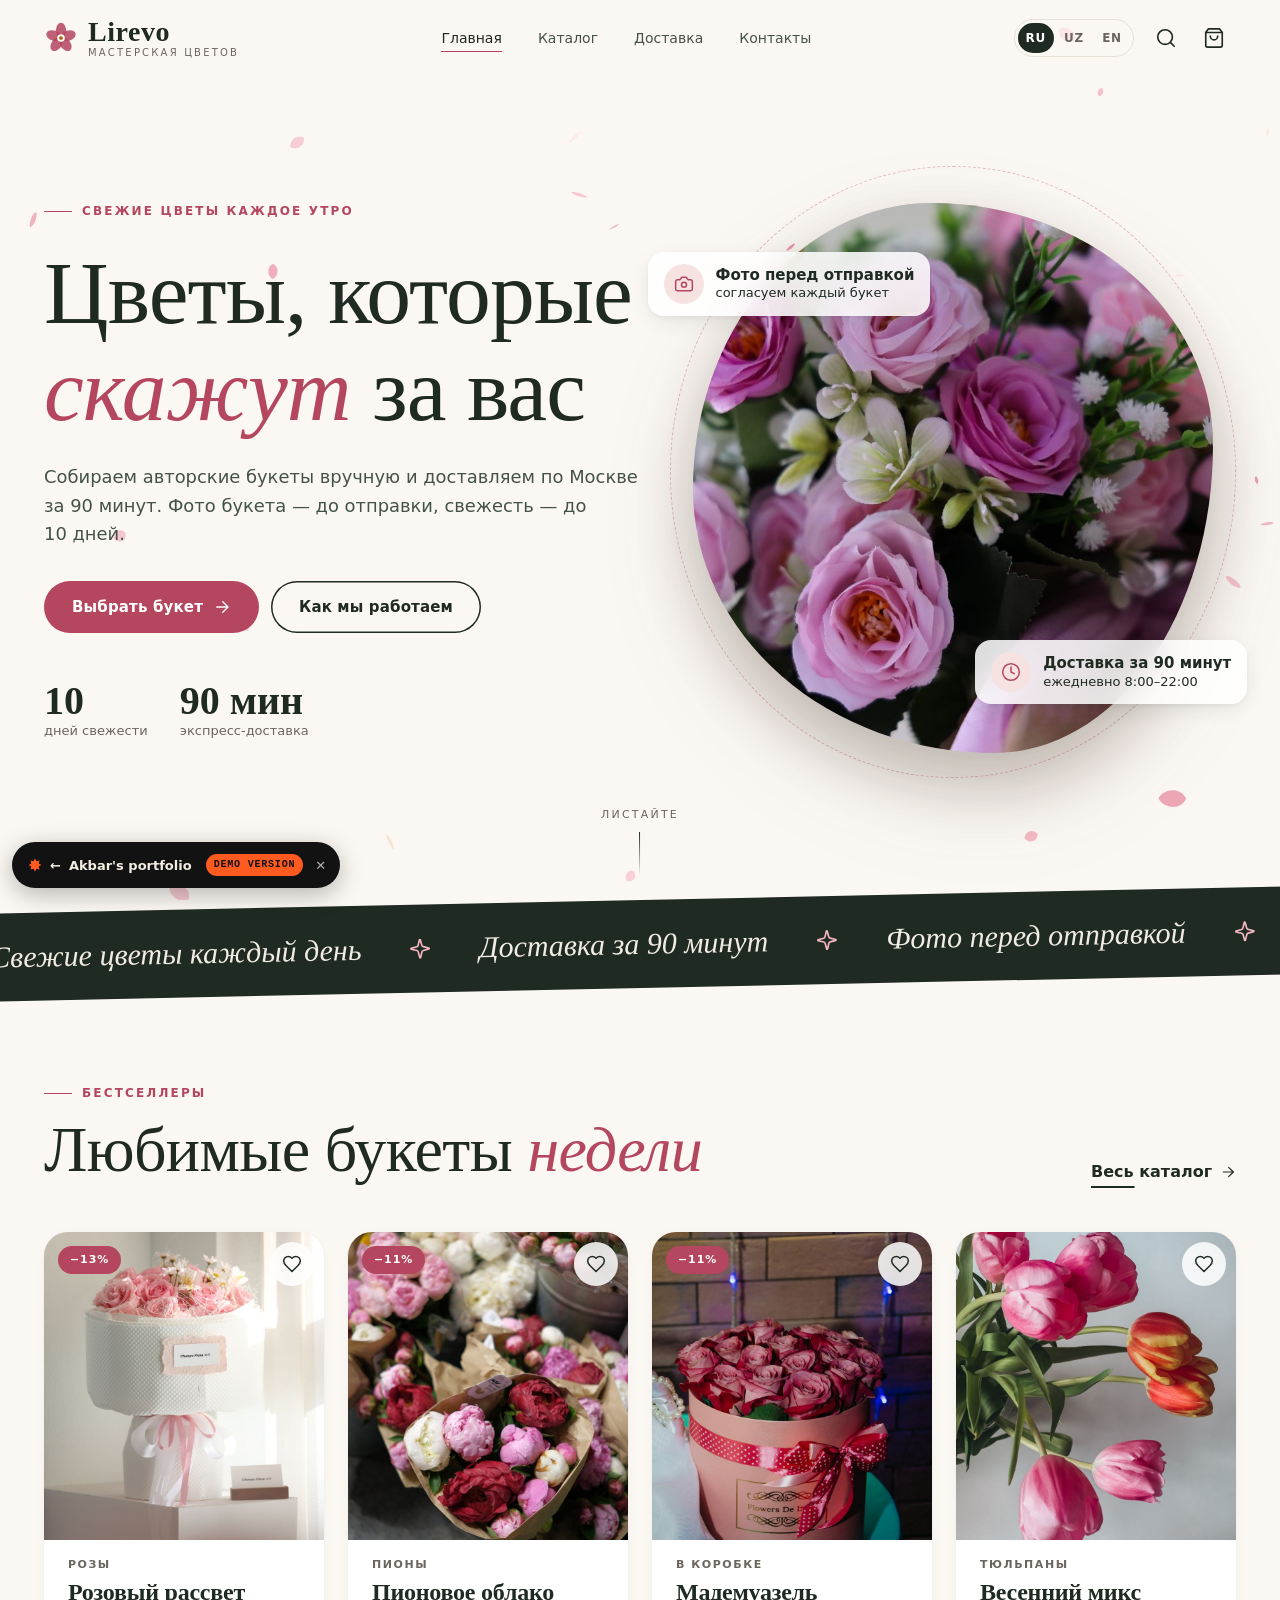
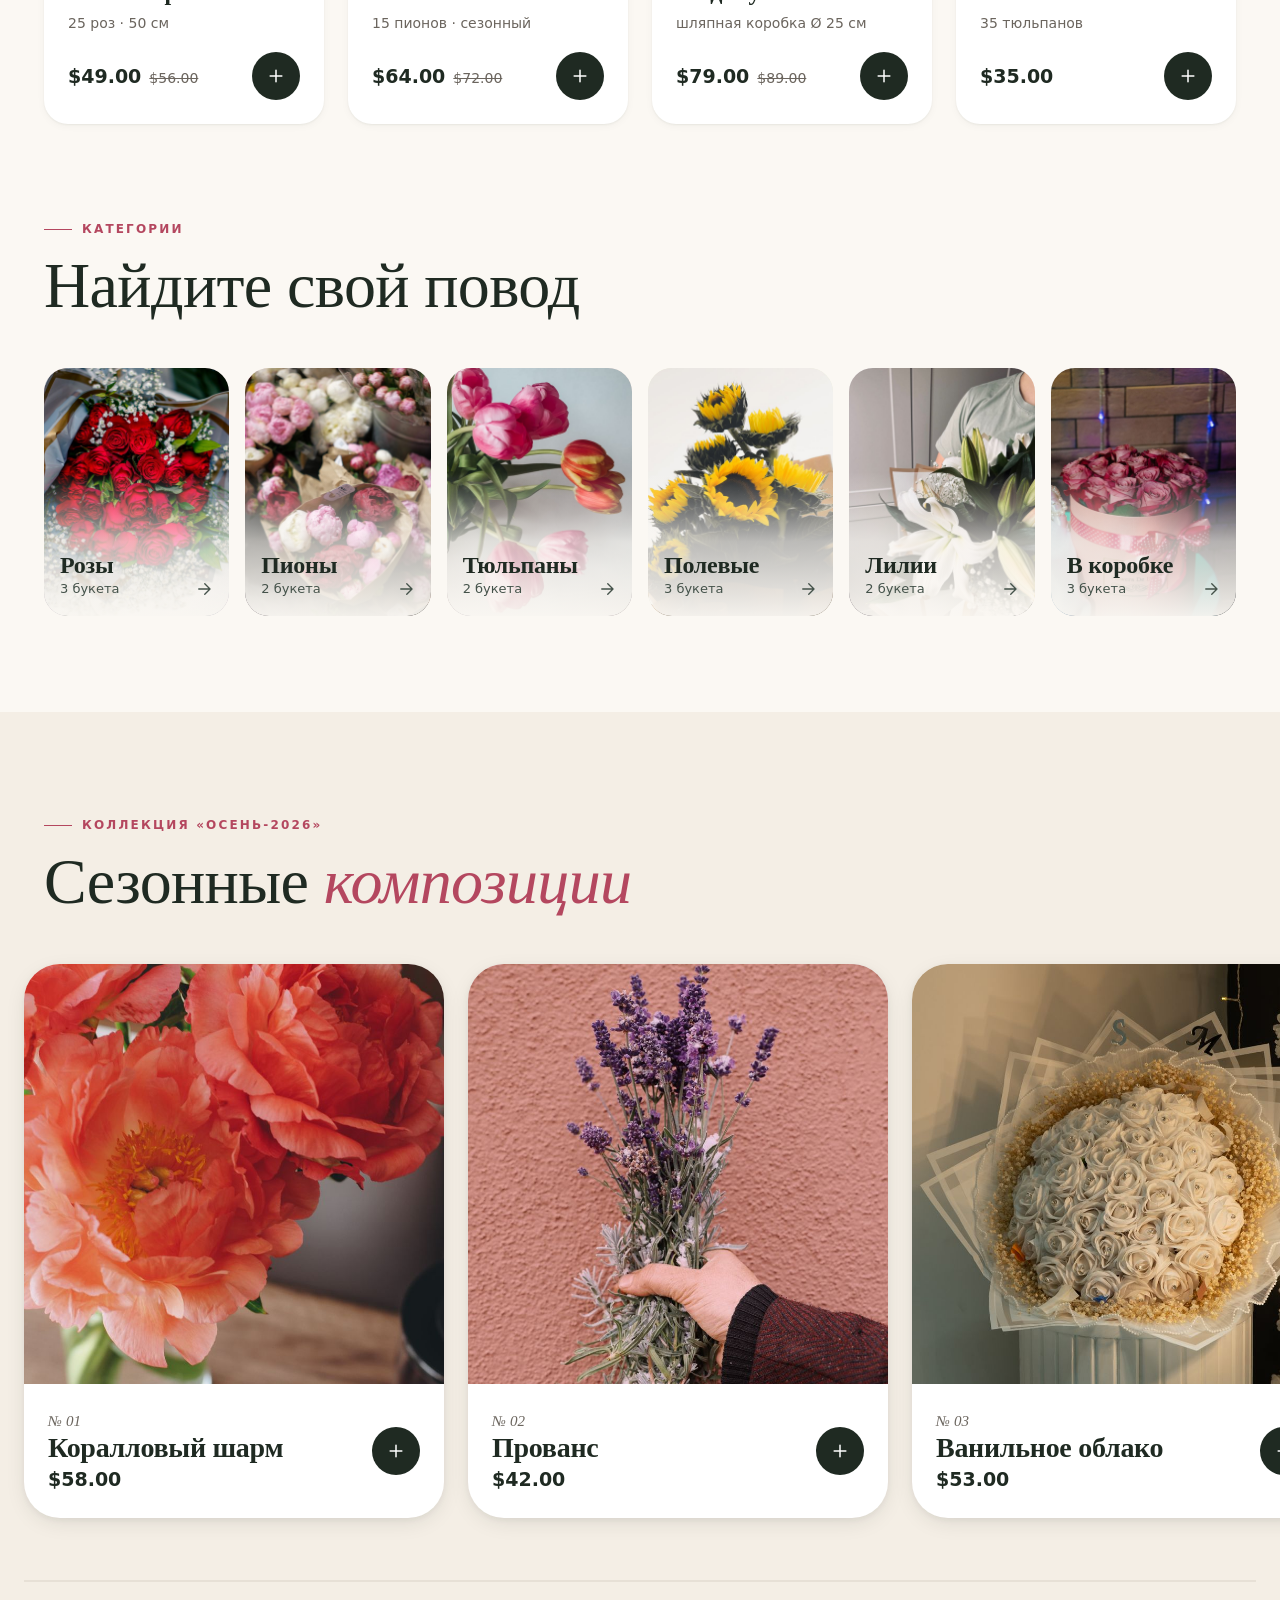
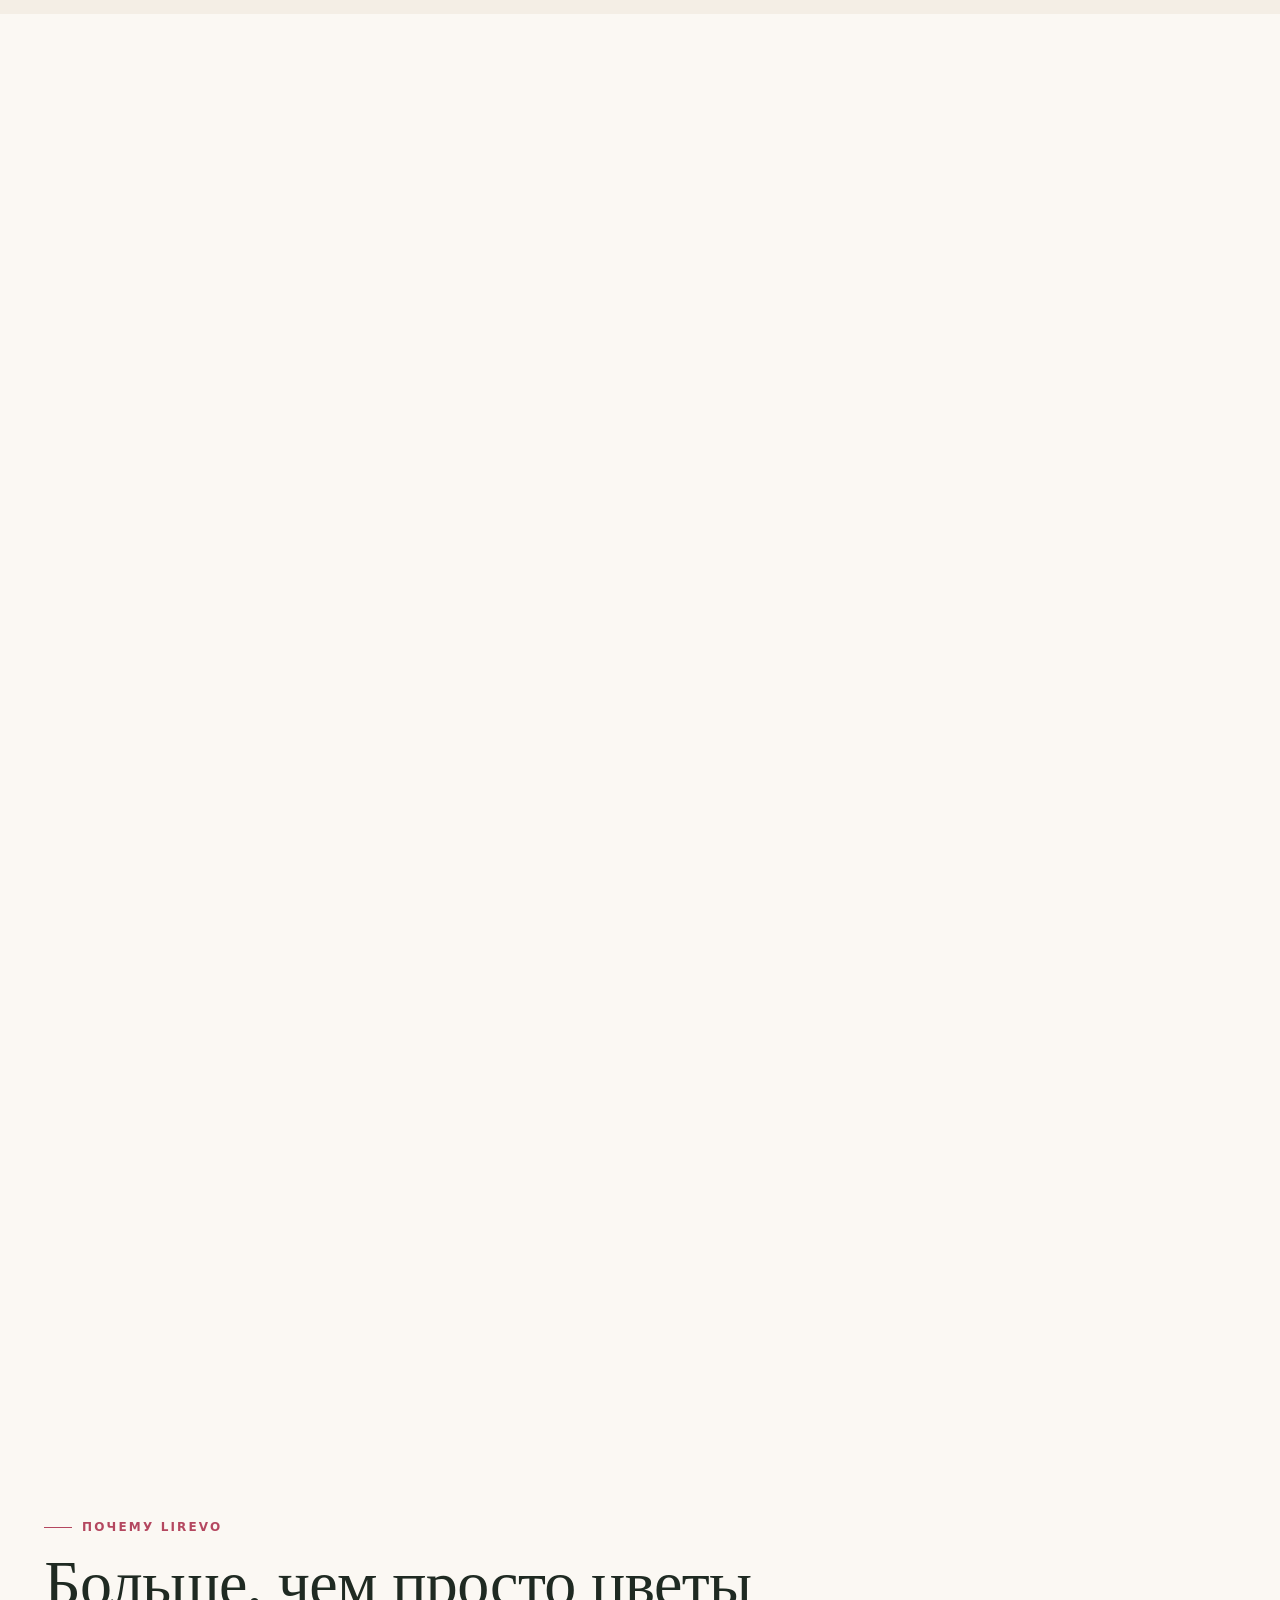
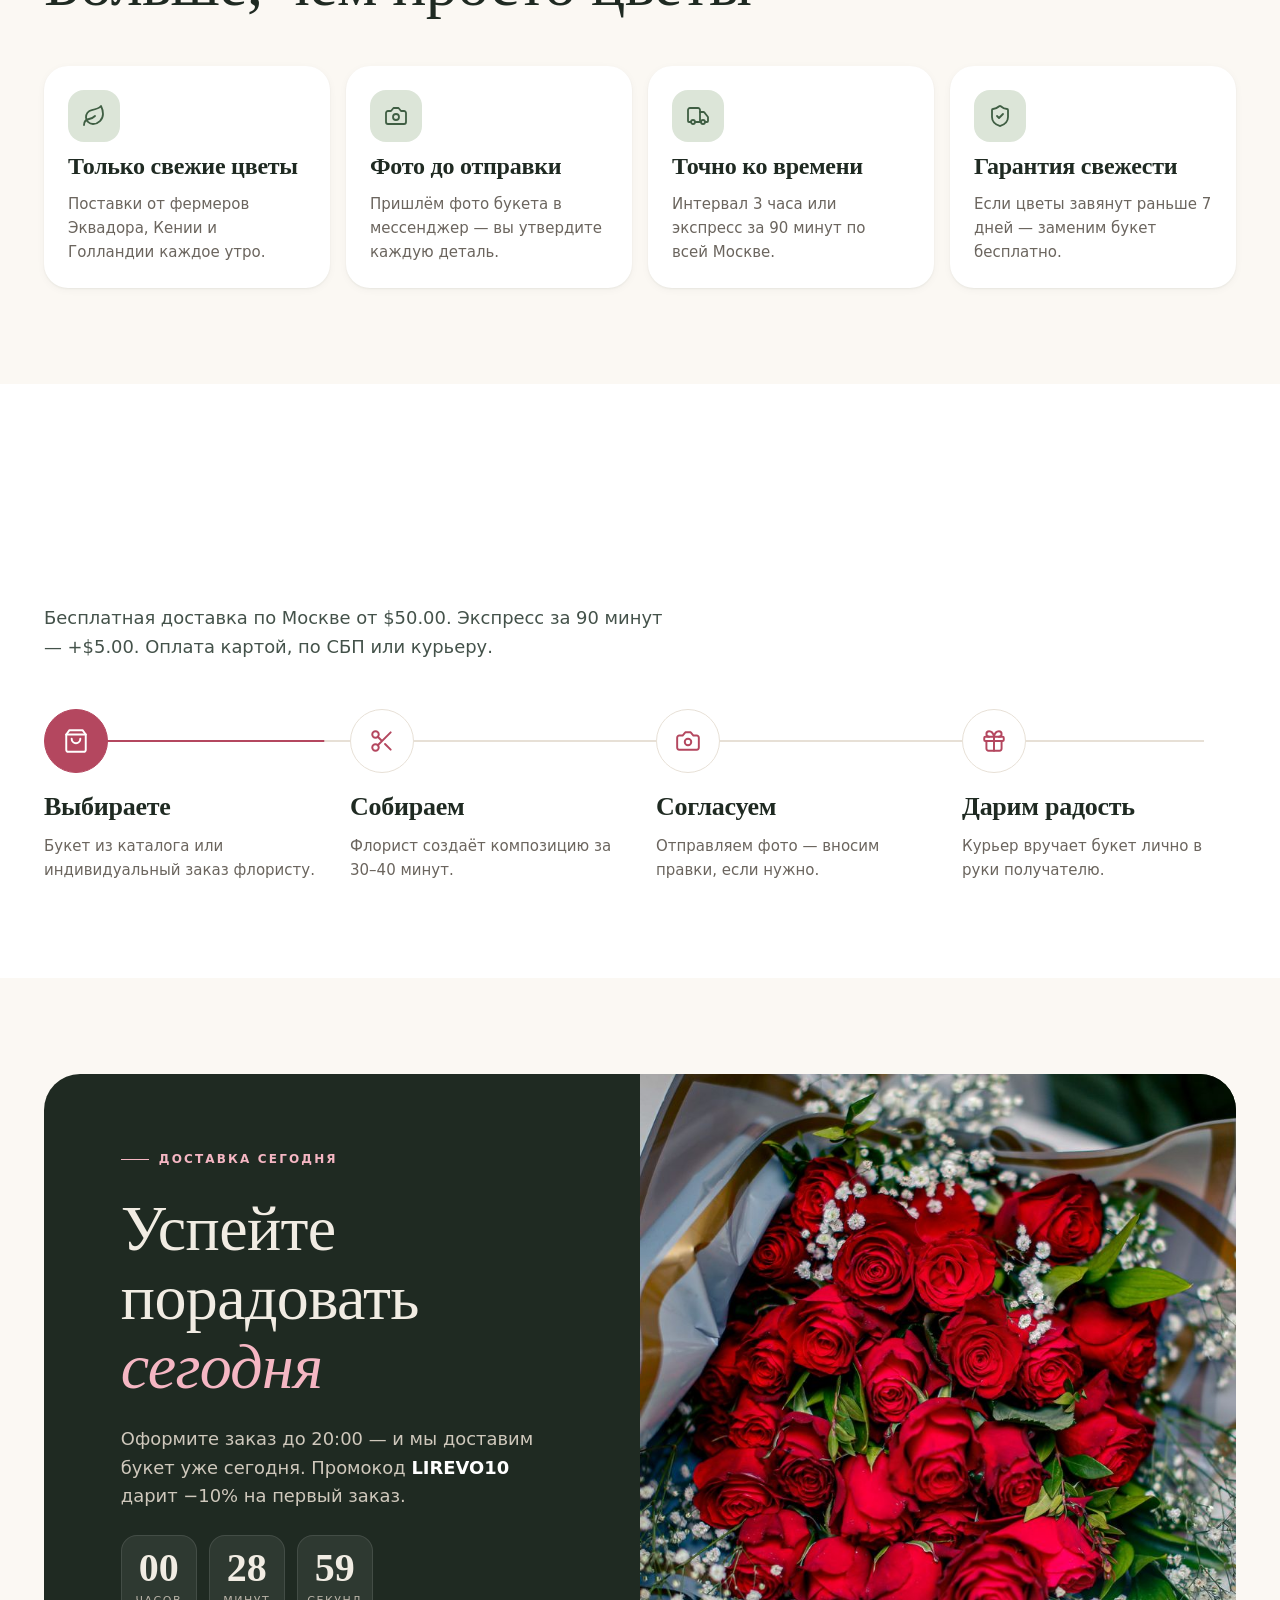
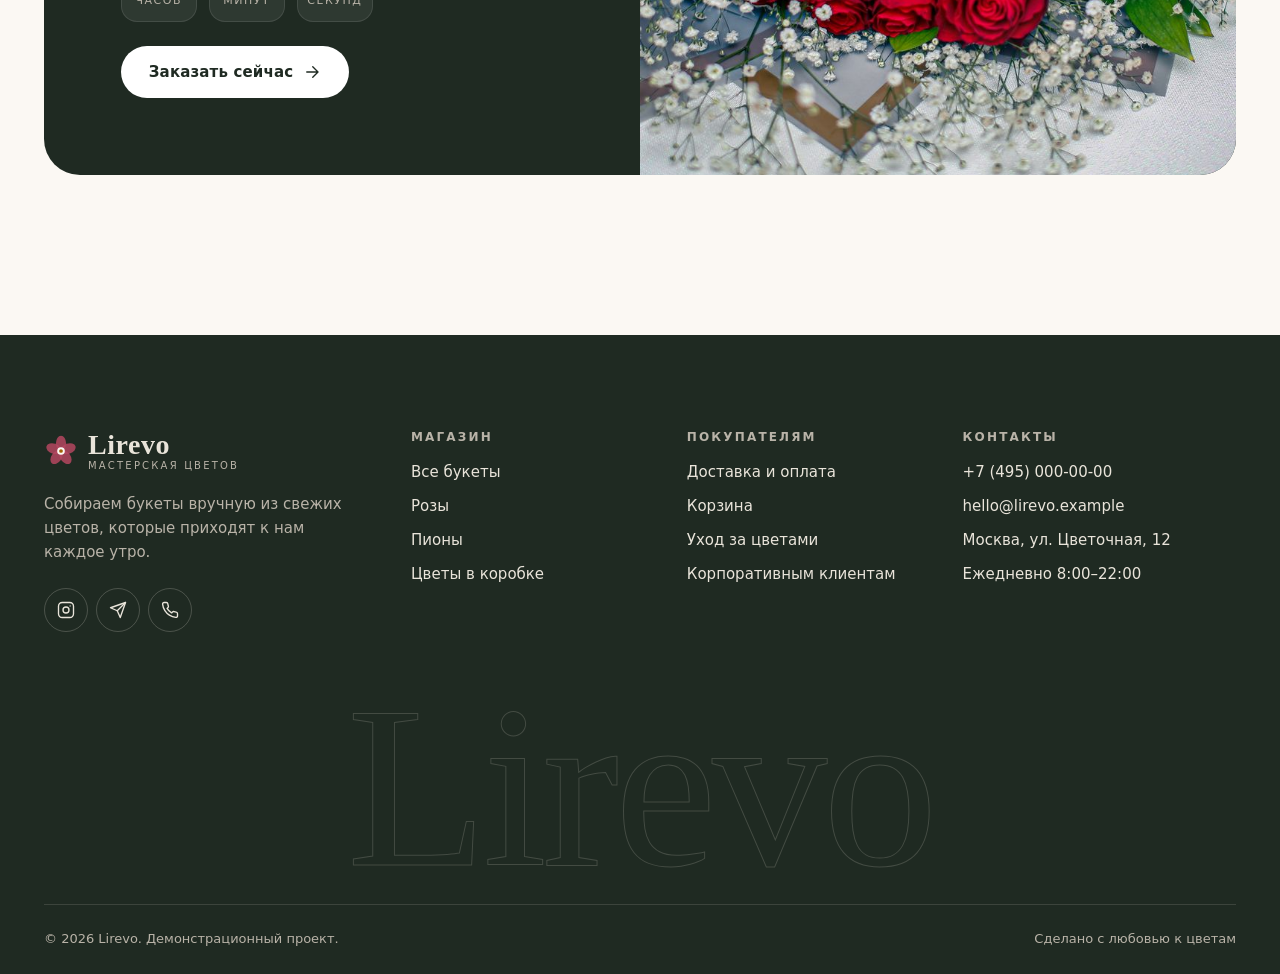
<file: demos/lirevo-flowers/index.html>
<!doctype html>
<html lang="ru">
<head>
  <meta charset="utf-8">
  <meta http-equiv="Content-Security-Policy" content="default-src 'self'; script-src 'self'; style-src 'self' 'unsafe-inline' https://fonts.googleapis.com; font-src 'self' https://fonts.gstatic.com; img-src 'self' data:; connect-src 'self'; object-src 'none'; base-uri 'self'; form-action 'self'">
  <meta name="referrer" content="strict-origin-when-cross-origin">
  <meta name="viewport" content="width=device-width, initial-scale=1">
  <title data-i18n="home.title">Lirevo — мастерская цветов | Доставка букетов по Москве</title>
  <meta name="description" data-i18n-attr="content:home.desc" content="Авторские букеты из свежих цветов с доставкой за 90 минут. Розы, пионы, тюльпаны, композиции в коробках.">
  <meta name="theme-color" content="#FBF8F3">
  <script src="js/boot.js"></script>
  <link rel="preconnect" href="https://fonts.googleapis.com">
  <link rel="preconnect" href="https://fonts.gstatic.com" crossorigin>
  <link href="https://fonts.googleapis.com/css2?family=Cormorant:ital,wght@0,400;0,500;0,600;0,700;1,500&family=Montserrat:wght@400;500;600;700&display=swap" rel="stylesheet">
  <link rel="stylesheet" href="css/styles.css">
  <link rel="icon" href="data:image/svg+xml,%3Csvg xmlns='http://www.w3.org/2000/svg' viewBox='0 0 40 40'%3E%3Cg fill='%23B4475F'%3E%3Cellipse cx='20' cy='11' rx='6' ry='9'/%3E%3Cellipse cx='20' cy='11' rx='6' ry='9' transform='rotate(72 20 20)'/%3E%3Cellipse cx='20' cy='11' rx='6' ry='9' transform='rotate(144 20 20)'/%3E%3Cellipse cx='20' cy='11' rx='6' ry='9' transform='rotate(216 20 20)'/%3E%3Cellipse cx='20' cy='11' rx='6' ry='9' transform='rotate(288 20 20)'/%3E%3C/g%3E%3Ccircle cx='20' cy='20' r='4' fill='%23A16207'/%3E%3C/svg%3E">
</head>
<body data-page="home">
  <a class="skip-link" href="#main" data-i18n="skip">Перейти к содержимому</a>
  <header id="site-header" style="height:76px"></header>

  <main id="main">
    <!-- HERO -->
    <section class="hero" aria-labelledby="hero-title">
      <canvas class="hero-canvas" aria-hidden="true"></canvas>
      <div class="container hero-inner">
        <div class="hero-copy">
          <span class="eyebrow" data-reveal data-i18n="hero.eyebrow">Свежие цветы каждое утро</span>
          <h1 class="h-display" id="hero-title" data-split data-i18n="hero.title">Цветы, которые <em>скажут</em> за вас</h1>
          <p class="lead" data-reveal style="--rd:300ms" data-i18n="hero.lead">Собираем авторские букеты вручную и доставляем по Москве за 90 минут. Фото букета — до отправки, свежесть — до 10 дней.</p>
          <div class="hero-ctas" data-reveal style="--rd:420ms">
            <a class="btn btn--accent" href="catalog.html" data-magnetic><span class="btn-label" data-i18n="hero.cta">Выбрать букет</span> <svg class="i-arrow" viewBox="0 0 24 24" fill="none" stroke="currentColor" stroke-width="1.8" stroke-linecap="round" stroke-linejoin="round" aria-hidden="true"><path d="M5 12h14M13 5l7 7-7 7"/></svg></a>
            <a class="btn btn--ghost" href="#delivery" data-i18n="hero.how">Как мы работаем</a>
          </div>
          <div class="hero-stats" data-reveal style="--rd:540ms">
            <div><b data-count="10">10</b><span data-i18n="stat.fresh">дней свежести</span></div>
            <div><b data-count="90" data-suffix=" мин" data-i18n-attr="data-suffix:u.min">90 мин</b><span data-i18n="stat.express">экспресс-доставка</span></div>
          </div>
        </div>
        <div id="hero-scroll">
        <div class="hero-art" data-reveal="scale" style="--rd:150ms">
          <div class="hero-ring" aria-hidden="true"></div>
          <div class="hero-blob" aria-hidden="true" data-parallax="12"></div>
          <div id="hero-bouquet" data-parallax="-18"></div>
          <div class="float-badge float-badge--1"><span class="ic"><svg viewBox="0 0 24 24" fill="none" stroke="currentColor" stroke-width="1.8" stroke-linecap="round" stroke-linejoin="round" aria-hidden="true"><path d="M14.5 4h-5L7 7H4a2 2 0 0 0-2 2v9a2 2 0 0 0 2 2h16a2 2 0 0 0 2-2V9a2 2 0 0 0-2-2h-3l-2.5-3z"/><circle cx="12" cy="13" r="3"/></svg></span><span data-i18n="badge.photo"><b>Фото перед отправкой</b>согласуем каждый букет</span></div>
          <div class="float-badge float-badge--2"><span class="ic"><svg viewBox="0 0 24 24" fill="none" stroke="currentColor" stroke-width="1.8" stroke-linecap="round" stroke-linejoin="round" aria-hidden="true"><circle cx="12" cy="12" r="10"/><path d="M12 6v6l4 2"/></svg></span><span data-i18n="badge.fast"><b>Доставка за 90 минут</b>ежедневно 8:00–22:00</span></div>
        </div>
        </div>
      </div>
      <div class="scroll-cue" aria-hidden="true"><i data-i18n="scroll" style="font-style:normal">Листайте</i><span></span></div>
    </section>

    <!-- MARQUEE -->
    <div class="marquee" aria-hidden="true"><div class="marquee-track" id="marquee"></div></div>

    <!-- BESTSELLERS -->
    <section class="section" aria-labelledby="best-title">
      <div class="container">
        <div class="section-head">
          <div>
            <span class="eyebrow" data-reveal data-i18n="best.eyebrow">Бестселлеры</span>
            <h2 class="h-1" id="best-title" data-split data-i18n="best.title">Любимые букеты <em class="serif">недели</em></h2>
          </div>
          <a class="link-u" href="catalog.html" data-reveal><span data-i18n="allCatalog">Весь каталог</span> <svg viewBox="0 0 24 24" fill="none" stroke="currentColor" stroke-width="1.8" stroke-linecap="round" stroke-linejoin="round" aria-hidden="true"><path d="M5 12h14M13 5l7 7-7 7"/></svg></a>
        </div>
        <div class="grid-products" id="best-grid" data-reveal-stagger></div>
      </div>
    </section>

    <!-- CATEGORIES -->
    <section class="section" style="padding-top:0" aria-labelledby="cats-title">
      <div class="container">
        <div class="section-head">
          <div>
            <span class="eyebrow" data-reveal data-i18n="cats.eyebrow">Категории</span>
            <h2 class="h-1" id="cats-title" data-split data-i18n="cats.title">Найдите свой повод</h2>
          </div>
        </div>
        <div class="cats" id="cats" data-reveal-stagger></div>
      </div>
    </section>

    <!-- HORIZONTAL COLLECTION -->
    <section class="hscroll" id="hscroll" aria-labelledby="season-title">
      <div class="container hscroll-head">
        <span class="eyebrow" data-i18n="season.eyebrow">Коллекция «Осень-2026»</span>
        <h2 class="h-1" id="season-title" style="margin-top:12px" data-i18n="season.title">Сезонные <em class="serif">композиции</em></h2>
      </div>
      <div class="hscroll-track" id="hscroll-track"></div>
      <div class="hscroll-progress" aria-hidden="true"><span id="hscroll-bar"></span></div>
    </section>

    <!-- FEATURES -->
    <section class="section" aria-labelledby="why-title">
      <div class="container">
        <div class="section-head">
          <div>
            <span class="eyebrow" data-reveal data-i18n="why.eyebrow">Почему Lirevo</span>
            <h2 class="h-1" id="why-title" data-split data-i18n="why.title">Больше, чем просто цветы</h2>
          </div>
        </div>
        <div class="features" data-reveal-stagger id="features"></div>
      </div>
    </section>

    <!-- STEPS -->
    <section class="section" id="delivery" style="background:var(--surface)" aria-labelledby="steps-title">
      <div class="container">
        <div class="section-head">
          <div>
            <span class="eyebrow" data-reveal data-i18n="steps.eyebrow">Доставка и оплата</span>
            <h2 class="h-1" id="steps-title" data-split data-i18n="steps.title">От заказа до улыбки — 4 шага</h2>
          </div>
          <p class="lead" data-reveal id="steps-lead">Бесплатная доставка по Москве от $50.00. Экспресс за 90 минут — +$5.00. Оплата картой, по СБП или курьеру.</p>
        </div>
        <div style="position:relative">
          <div class="steps-line" aria-hidden="true"><span id="steps-line"></span></div>
          <ol class="steps" id="steps"></ol>
        </div>
      </div>
    </section>

    <!-- PROMO -->
    <section class="section" aria-labelledby="promo-title">
      <div class="container">
        <div class="promo" data-reveal>
          <div class="promo-copy">
            <span class="eyebrow" data-i18n="promo.eyebrow">Доставка сегодня</span>
            <h2 class="h-1" id="promo-title" data-i18n="promo.title">Успейте порадовать <em class="serif" style="color:#F5B6C3">сегодня</em></h2>
            <p class="lead" id="promo-lead"><span data-i18n="promo.today">Оформите заказ до 20:00 — и мы доставим букет уже сегодня. Промокод </span><b style="color:#fff">LIREVO10</b><span data-i18n="promo.suffix"> дарит −10% на первый заказ.</span></p>
            <div class="countdown" id="countdown" role="timer" aria-live="off">
              <div><b data-h>00</b><span data-i18n="cd.h">часов</span></div>
              <div><b data-m>00</b><span data-i18n="cd.m">минут</span></div>
              <div><b data-s>00</b><span data-i18n="cd.s">секунд</span></div>
            </div>
            <a class="btn" href="catalog.html" data-magnetic><span class="btn-label" data-i18n="promo.cta">Заказать сейчас</span> <svg class="i-arrow" viewBox="0 0 24 24" fill="none" stroke="currentColor" stroke-width="1.8" stroke-linecap="round" stroke-linejoin="round" aria-hidden="true"><path d="M5 12h14M13 5l7 7-7 7"/></svg></a>
          </div>
          <div class="promo-art" id="promo-art"></div>
        </div>
      </div>
    </section>
  </main>

  <footer id="site-footer"></footer>

  <script src="vendor/gsap/gsap.min.js" integrity="sha512-7eHRwcbYkK4d9g/6tD/mhkf++eoTHwpNM9woBxtPUBWm67zeAfFC+HrdoE2GanKeocly/VxeLvIqwvCdk7qScg==" crossorigin="anonymous" referrerpolicy="no-referrer"></script>
  <script src="vendor/gsap/ScrollTrigger.min.js" integrity="sha512-onMTRKJBKz8M1TnqqDuGBlowlH0ohFzMXYRNebz+yOcc5TQr/zAKsthzhuv0hiyUKEiQEQXEynnXCvNTOk50dg==" crossorigin="anonymous" referrerpolicy="no-referrer"></script>
  <script src="js/i18n.js"></script>
  <script src="js/data.js"></script>
  <script src="js/flowers.js"></script>
  <script src="js/core.js"></script>
  <script src="js/home.js"></script>
<script src="../_shared/demo-bar.js" data-akbar-demo-bar data-home="../../" data-name="Lirevo" defer></script>
</body>
</html>
</file>
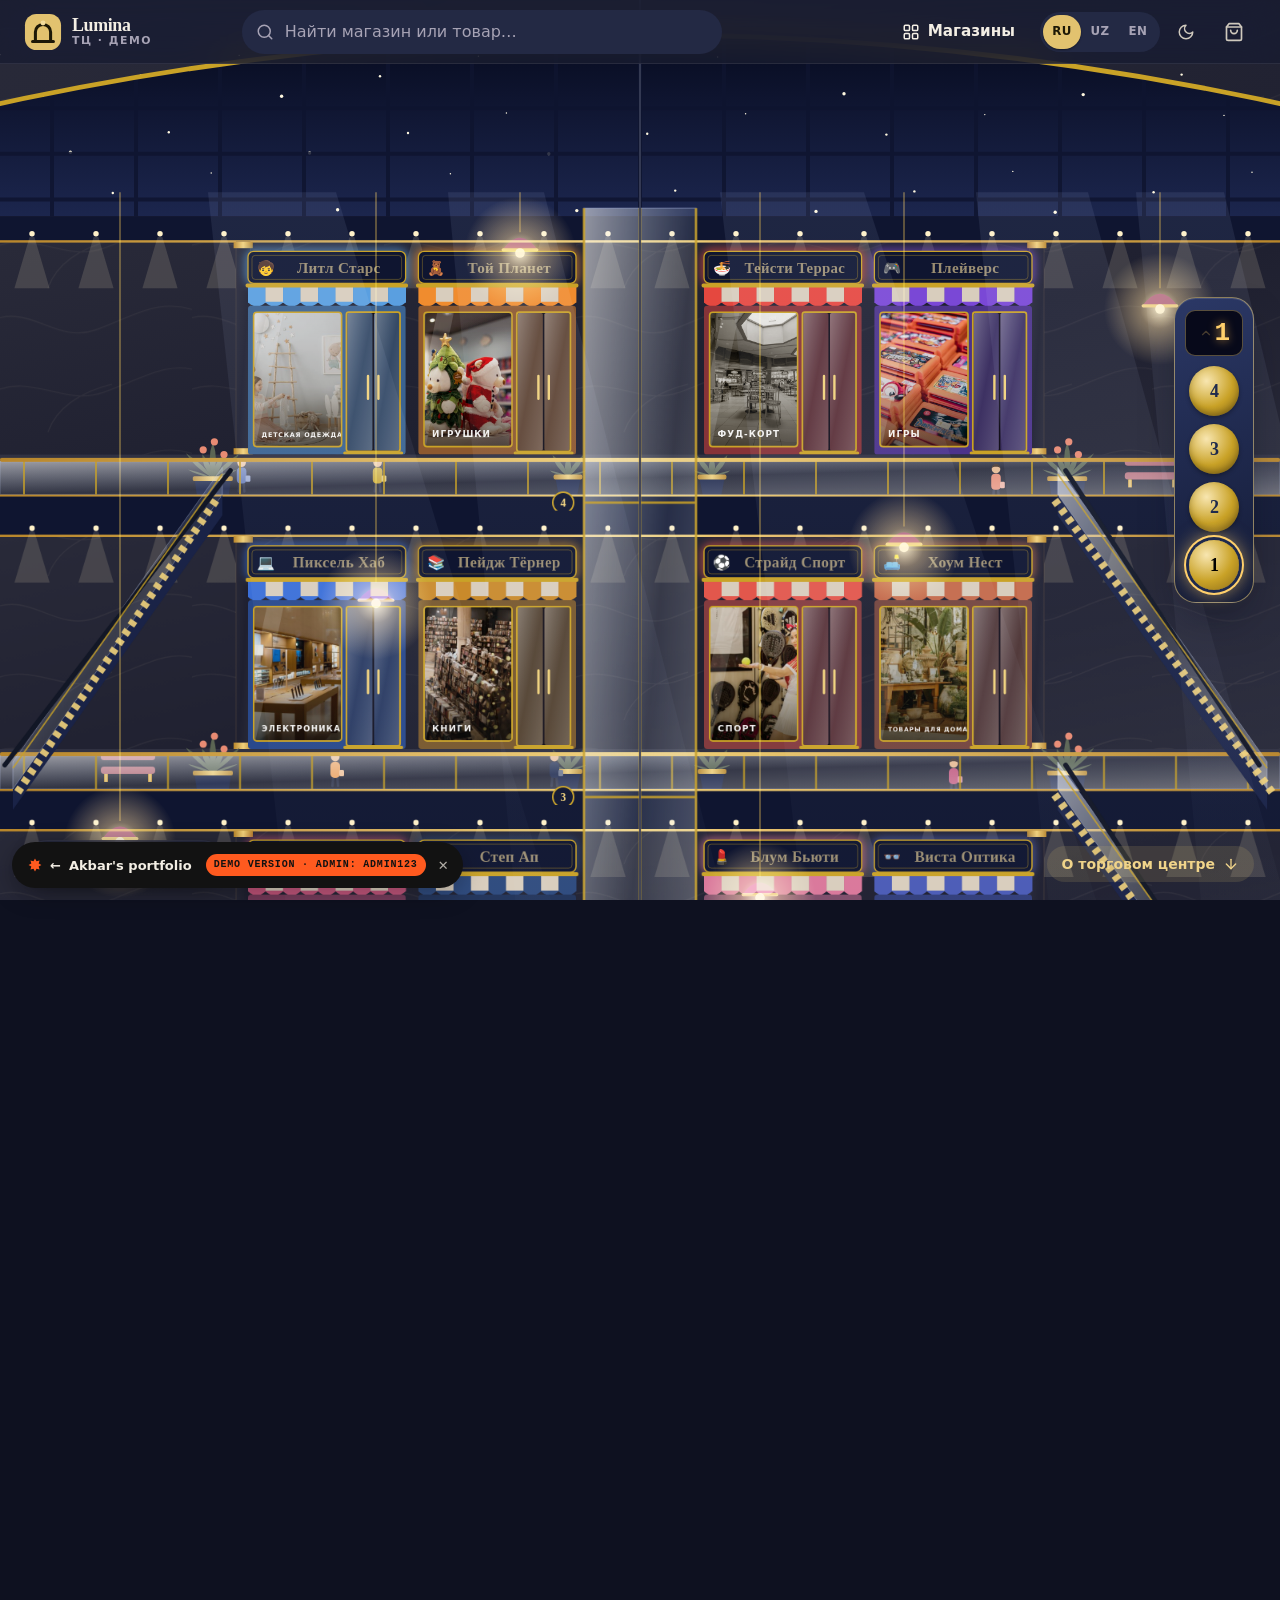
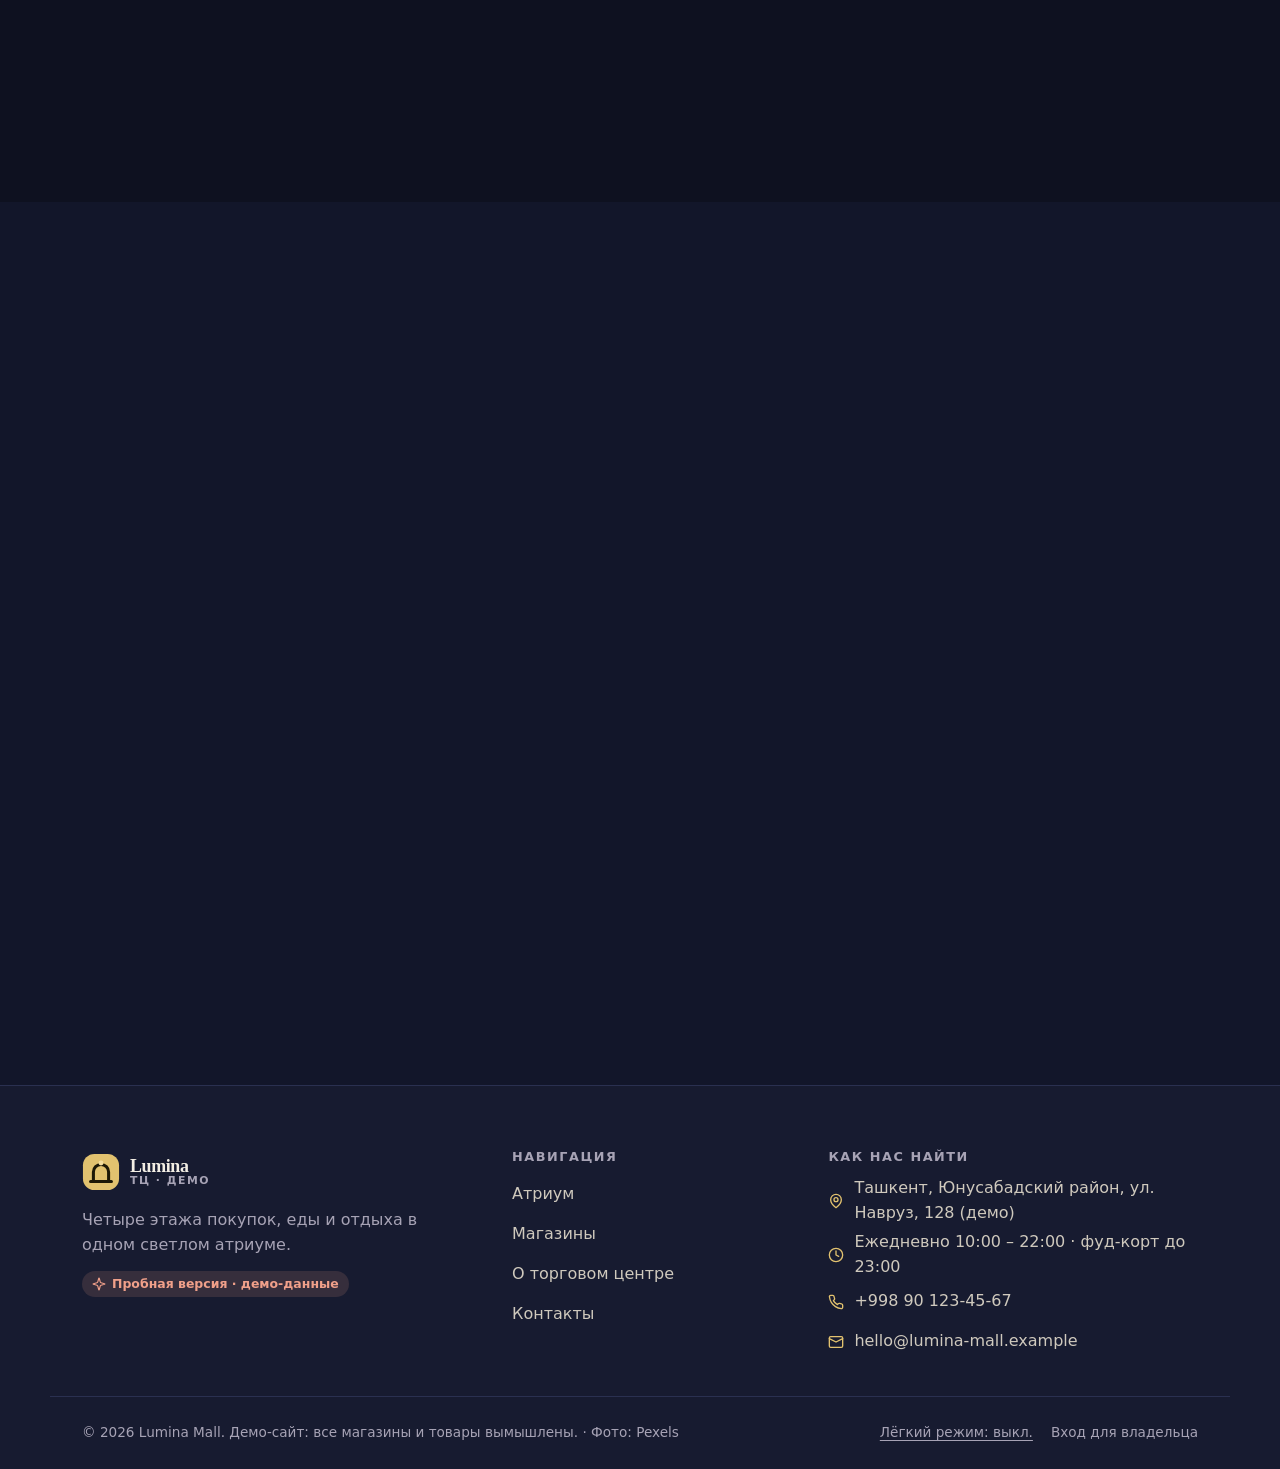
<file: demos/lumina-mall/index.html>
<!doctype html>
<html lang="ru">
<head>
  <meta charset="utf-8">
  <meta name="viewport" content="width=device-width, initial-scale=1, viewport-fit=cover">
  <!-- Security: strict Content-Security-Policy. No inline scripts, no third-party code.
       (On a real host, send the same policy as an HTTP header; see _headers / vercel.json.) -->
  <meta http-equiv="Content-Security-Policy" content="default-src 'self'; script-src 'self'; style-src 'self'; img-src 'self' data: blob: https:; font-src 'self'; connect-src 'self'; object-src 'none'; base-uri 'none'; form-action 'self'">
  <meta name="referrer" content="strict-origin-when-cross-origin">
  <title>Lumina Mall</title>
  <meta name="description" content="Lumina Mall: 4 этажа магазинов в интерактивном атриуме · 4 qavatli interaktiv atrium · a four-floor interactive mall atrium.">
  <meta name="theme-color" content="#1f2a4d">
  <link rel="icon" href="assets/favicon.svg" type="image/svg+xml">
  <link rel="stylesheet" href="css/base.css">
  <link rel="stylesheet" href="css/atrium.css">
  <script src="js/theme-init.js"></script>
</head>
<body class="page-atrium">
  <!-- Loading screen (hidden by js/common.js; CSS hides it after 6 s if JS fails) -->
  <div class="loader" id="loader" role="status" aria-live="polite">
    <div class="loader-inner">
      <svg class="loader-logo" viewBox="0 0 80 80" aria-hidden="true">
        <rect class="ll-frame" x="6" y="6" width="68" height="68" rx="22" pathLength="1"/>
        <path class="ll-arch" d="M24 58V40a16 16 0 0 1 32 0v18" pathLength="1"/>
        <path class="ll-floor" d="M18 58h44" pathLength="1"/>
        <circle class="ll-sun" cx="40" cy="22" r="5"/>
      </svg>
      <div class="loader-word">Lumina Mall</div>
      <div class="loader-bar"><span></span></div>
      <span class="sr-only" data-i18n="loader.loading"></span>
    </div>
  </div>

  <a class="skip-link" href="#about" data-i18n="skip.atrium"></a>

  <header class="topbar">
    <a class="brand" href="index.html" data-i18n-attr="aria-label:nav.home">
      <svg class="brand-mark" viewBox="0 0 40 40" aria-hidden="true">
        <rect class="bm-bg" x="1" y="1" width="38" height="38" rx="12"/>
        <path class="bm-arch" d="M12 30V20a8 8 0 0 1 16 0v10"/>
        <path class="bm-floor" d="M9 30h22"/>
        <circle class="bm-sun" cx="20" cy="10.5" r="2.6"/>
      </svg>
      <span class="brand-text"><span class="brand-name">Lumina</span><span class="brand-sub" data-i18n="app.sub"></span></span>
    </a>

    <div class="search" role="search">
      <label for="mallSearch" class="sr-only" data-i18n="search.label"></label>
      <span class="search-icon" data-icon="search" data-size="18"></span>
      <input id="mallSearch" type="search" autocomplete="off" spellcheck="false" maxlength="60"
             role="combobox" aria-autocomplete="list" aria-expanded="false" aria-controls="searchResults"
             data-i18n-attr="placeholder:search.placeholder">
      <button class="search-clear" type="button" data-i18n-attr="aria-label:search.clear" hidden><span data-icon="x" data-size="16"></span></button>
      <ul id="searchResults" class="search-results" role="listbox" data-i18n-attr="aria-label:search.results" hidden></ul>
      <span id="searchLive" class="sr-only" aria-live="polite"></span>
    </div>

    <nav class="topbar-actions" data-i18n-attr="aria-label:nav.main">
      <a class="btn btn-ghost hide-sm" href="mall.html" data-transition><span data-icon="grid" data-size="18"></span><span data-i18n="nav.directory"></span></a>
      <div data-lang-switch></div>
      <button class="icon-btn" type="button" data-theme-toggle></button>
      <button class="icon-btn cart-btn" type="button" data-cart-open><span data-icon="bag"></span><span class="badge" data-cart-count hidden>0</span></button>
    </nav>
  </header>

  <main id="main">
    <!-- ========================= PHONE HERO =========================
         Phones and small tablets (≤768px) get this light static hero instead of
         the 3D atrium below. Hidden on desktop (see css/atrium.css). -->
    <section class="m-hero" aria-labelledby="mHeroTitle">
      <div class="container m-hero-inner">
        <span class="eyebrow" data-i18n="app.trialData"></span>
        <h1 id="mHeroTitle" class="h1">Lumina Mall</h1>
        <p class="lead" data-i18n="mall.tagline"></p>
        <div class="m-hero-actions">
          <a class="btn btn-primary btn-lg" href="mall.html" data-transition><span data-icon="grid" data-size="18"></span><span data-i18n="about.browse"></span></a>
          <a class="btn btn-outline btn-lg" href="tel:+998901234567"><span data-icon="phone" data-size="18"></span><span data-i18n="m.call"></span></a>
        </div>
        <ul class="m-hero-facts">
          <li><span data-icon="pin" data-size="18"></span><span data-i18n="mall.address"></span></li>
          <li><span data-icon="clock" data-size="18"></span><span data-i18n="mall.hours"></span></li>
        </ul>
      </div>
    </section>

    <!-- ============================ ATRIUM ============================ -->
    <section class="atrium-hero" data-i18n-attr="aria-label:atrium.label">
      <div class="atrium-stage" id="atriumStage" tabindex="0" aria-describedby="atriumHelp"></div>
      <p id="atriumHelp" class="sr-only" data-i18n="atrium.help"></p>

      <div class="elevator" id="elevator" role="group"></div>
      <div class="floor-label glass" id="floorLabel" aria-live="polite"></div>
      <a class="btn btn-soft btn-sm about-cue hide-sm" href="#about"><span data-i18n="atrium.toAbout"></span><span data-icon="arrow-down" data-size="16"></span></a>
      <div class="atrium-hint" id="atriumHint" hidden></div>
    </section>

    <!-- ============================= ABOUT ============================= -->
    <section id="about" class="section about">
      <div class="container">
        <div class="about-grid">
          <div class="about-copy" data-reveal>
            <span class="eyebrow" data-i18n="about.eyebrow"></span>
            <h2 class="h2" data-i18n="about.title"></h2>
            <p class="lead" data-i18n="about.lead"></p>
            <p class="muted" data-i18n="about.note"></p>
            <div class="row">
              <a class="btn btn-primary" href="mall.html" data-transition><span data-icon="grid" data-size="18"></span><span data-i18n="about.browse"></span></a>
              <a class="btn btn-outline" href="#contact"><span data-icon="pin" data-size="18"></span><span data-i18n="about.plan"></span></a>
            </div>
          </div>
          <div class="stats" data-reveal>
            <div class="stat"><span class="stat-num" data-stat="stores" data-count="16">0</span><span class="stat-label" data-i18n="stats.stores"></span></div>
            <div class="stat"><span class="stat-num" data-stat="products" data-count="99">0</span><span class="stat-label" data-i18n="stats.products"></span></div>
            <div class="stat"><span class="stat-num" data-stat="parking" data-count="640">0</span><span class="stat-label" data-i18n="stats.parking"></span></div>
            <div class="stat"><span class="stat-num" data-stat="visitors" data-count="12000" data-suffix="+">0</span><span class="stat-label" data-i18n="stats.visitors"></span></div>
          </div>
        </div>

        <!-- Always open on desktop (summary hidden); js/mall-page.js closes it on phones. -->
        <details class="m-more" open>
        <summary class="btn btn-outline btn-block m-more-toggle"><span data-i18n="m.amenities"></span><span class="m-more-chev" data-icon="chevron-down" data-size="18"></span></summary>
        <div class="features">
          <article class="card feature" data-reveal>
            <span class="feature-icon" data-icon="car"></span>
            <h3 data-i18n="feature.parking.t"></h3>
            <p data-i18n="feature.parking.d"></p>
          </article>
          <article class="card feature" data-reveal>
            <span class="feature-icon" data-icon="utensils"></span>
            <h3 data-i18n="feature.food.t"></h3>
            <p data-i18n="feature.food.d"></p>
          </article>
          <article class="card feature" data-reveal>
            <span class="feature-icon" data-icon="baby"></span>
            <h3 data-i18n="feature.family.t"></h3>
            <p data-i18n="feature.family.d"></p>
          </article>
          <article class="card feature" data-reveal>
            <span class="feature-icon" data-icon="wifi"></span>
            <h3 data-i18n="feature.wifi.t"></h3>
            <p data-i18n="feature.wifi.d"></p>
          </article>
        </div>
        </details>
      </div>
    </section>

    <!-- ============================ CONTACT ============================ -->
    <section id="contact" class="section contact">
      <div class="container contact-grid">
        <div class="stack" data-reveal>
          <div class="section-head">
            <span class="eyebrow" data-i18n="contact.eyebrow"></span>
            <h2 class="h2" data-i18n="contact.title"></h2>
            <p class="lead" data-i18n="contact.lead"></p>
          </div>
          <div class="contact-cards">
            <div class="card contact-card"><span class="feature-icon" data-icon="pin"></span><div><strong data-i18n="contact.address"></strong><span data-i18n="mall.address"></span></div></div>
            <div class="card contact-card"><span class="feature-icon" data-icon="clock"></span><div><strong data-i18n="contact.hours"></strong><span data-i18n="mall.hours"></span></div></div>
            <div class="card contact-card"><span class="feature-icon" data-icon="phone"></span><div><strong data-i18n="contact.phone"></strong><a href="tel:+998901234567">+998 90 123-45-67</a></div></div>
            <div class="card contact-card"><span class="feature-icon" data-icon="mail"></span><div><strong data-i18n="contact.email"></strong><a href="mailto:hello@lumina-mall.example">hello@lumina-mall.example</a></div></div>
          </div>
        </div>

        <details class="m-more" open>
        <summary class="btn btn-outline btn-block m-more-toggle"><span data-i18n="form.title"></span><span class="m-more-chev" data-icon="chevron-down" data-size="18"></span></summary>
        <form class="card contact-form" id="contactForm" novalidate data-reveal>
          <h3 class="h3" data-i18n="form.title"></h3>
          <div class="row-2">
            <div class="field">
              <label class="label" for="cf-name"><span data-i18n="form.name"></span> <span class="req" aria-hidden="true">*</span></label>
              <input class="input" id="cf-name" name="name" type="text" autocomplete="name" maxlength="60" required aria-describedby="cf-name-err">
              <span class="error-msg" id="cf-name-err" data-error-for="name"></span>
            </div>
            <div class="field">
              <label class="label" for="cf-email"><span data-i18n="form.email"></span> <span class="req" aria-hidden="true">*</span></label>
              <input class="input" id="cf-email" name="email" type="email" inputmode="email" autocomplete="email" maxlength="120" required aria-describedby="cf-email-err">
              <span class="error-msg" id="cf-email-err" data-error-for="email"></span>
            </div>
          </div>
          <div class="field">
            <label class="label" for="cf-message"><span data-i18n="form.message"></span> <span class="req" aria-hidden="true">*</span></label>
            <textarea class="textarea" id="cf-message" name="message" maxlength="1000" required aria-describedby="cf-message-err"></textarea>
            <span class="error-msg" id="cf-message-err" data-error-for="message"></span>
          </div>
          <!-- Honeypot field: hidden from people, bots tend to fill it in -->
          <div class="honeypot" aria-hidden="true"><label for="cf-website">Website</label><input id="cf-website" name="website" type="text" tabindex="-1" autocomplete="off"></div>
          <button class="btn btn-primary btn-lg" type="submit"><span data-icon="send" data-size="18"></span><span data-i18n="form.send"></span></button>
          <p class="hint" data-i18n="form.demo"></p>
        </form>
        </details>
      </div>
    </section>
  </main>

  <footer id="site-footer"></footer>

  <!-- Phone bottom bar (≤768px only) -->
  <nav class="m-tabbar" data-i18n-attr="aria-label:m.quick">
    <a href="mall.html" data-transition><span data-icon="grid" data-size="20"></span><span data-i18n="nav.directory"></span></a>
    <a href="#contact"><span data-icon="pin" data-size="20"></span><span data-i18n="nav.contact"></span></a>
    <a href="tel:+998901234567"><span data-icon="phone" data-size="20"></span><span data-i18n="contact.phone"></span></a>
  </nav>

  <div class="zoom-veil" id="zoomVeil" aria-hidden="true"><span class="zoom-veil-emoji"></span></div>

  <script src="js/config.js" defer></script>
  <script src="js/i18n.js" defer></script>
  <script src="js/utils.js" defer></script>
  <script src="js/photos.js" defer></script>
  <script src="js/data.js" defer></script>
  <script src="js/imageStore.js" defer></script>
  <script src="js/storage.js" defer></script>
  <script src="js/search.js" defer></script>
  <script src="js/cart.js" defer></script>
  <script src="js/common.js" defer></script>
  <script src="js/atrium.js" defer></script>
  <script src="js/mall-page.js" defer></script>
<script src="../_shared/demo-bar.js" data-akbar-demo-bar data-home="../../" data-name="Lumina Mall" data-note="admin: admin123" defer></script>
</body>
</html>
</file>
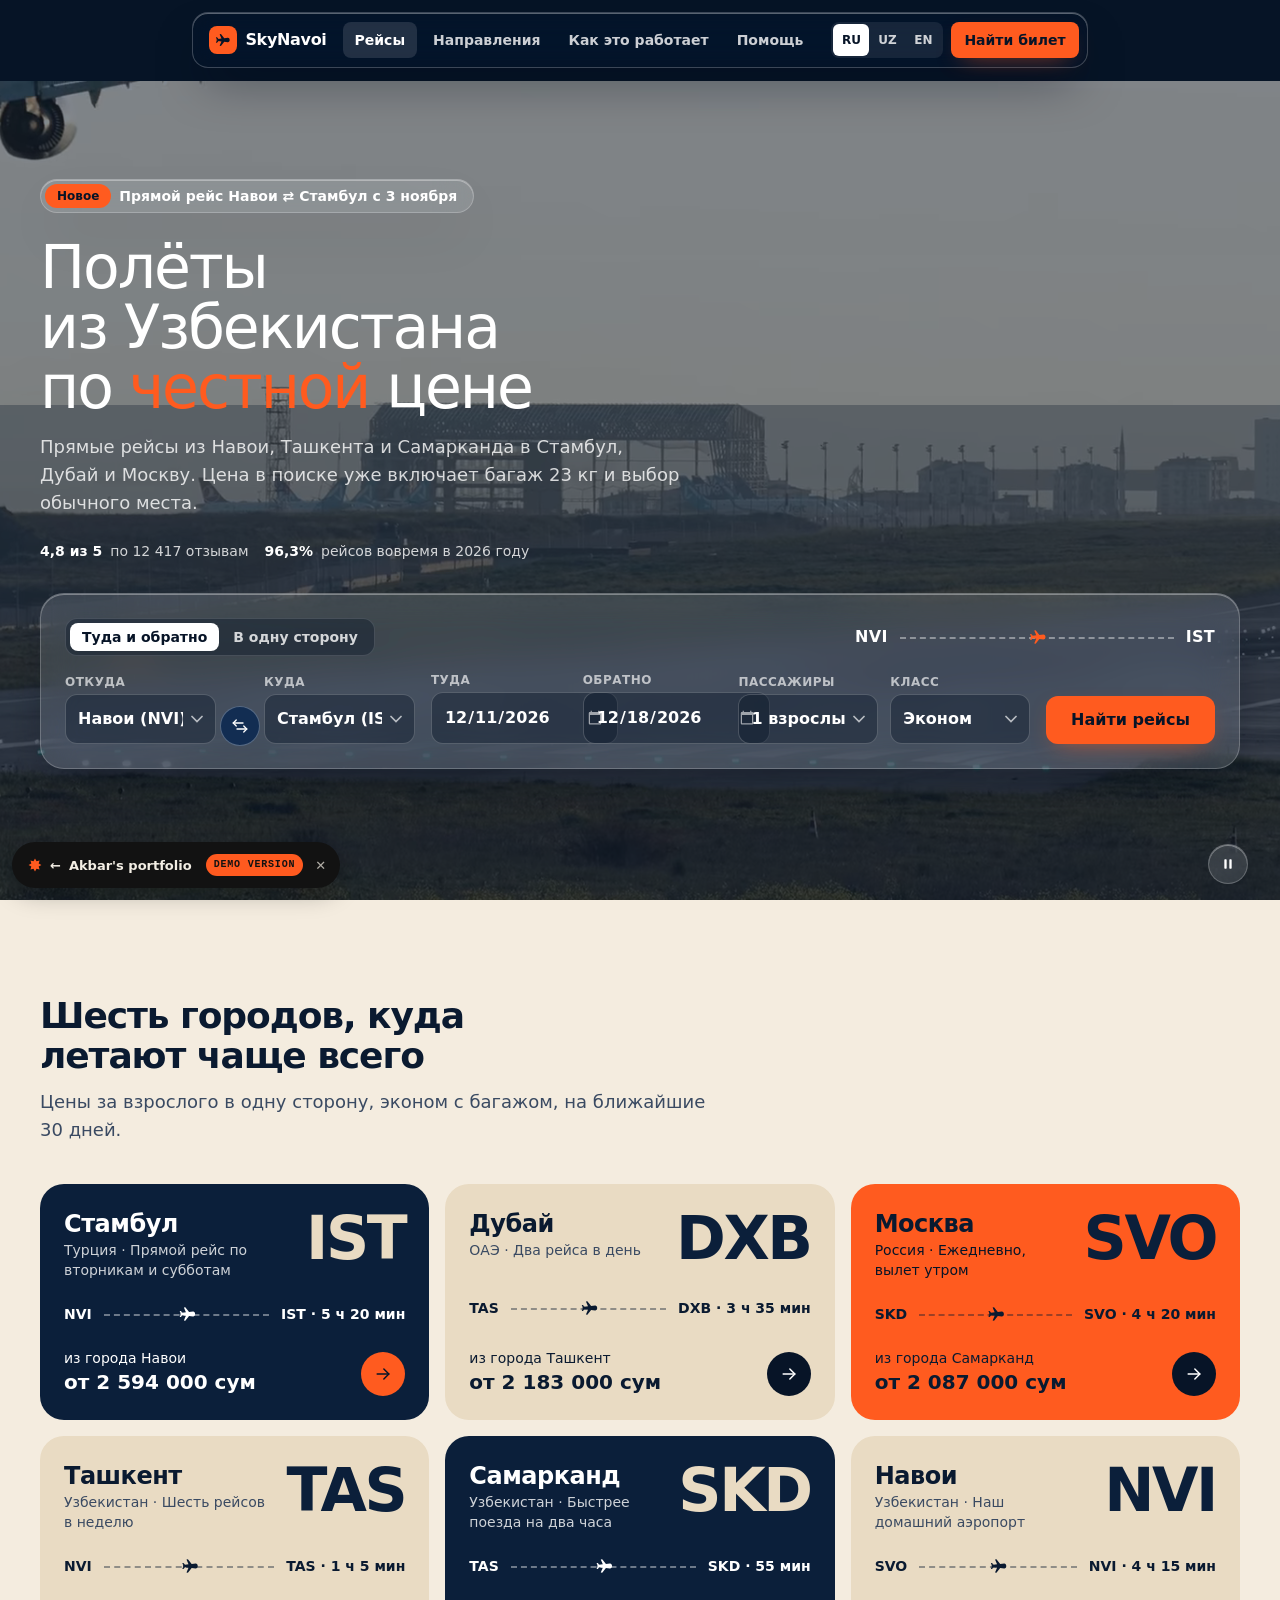
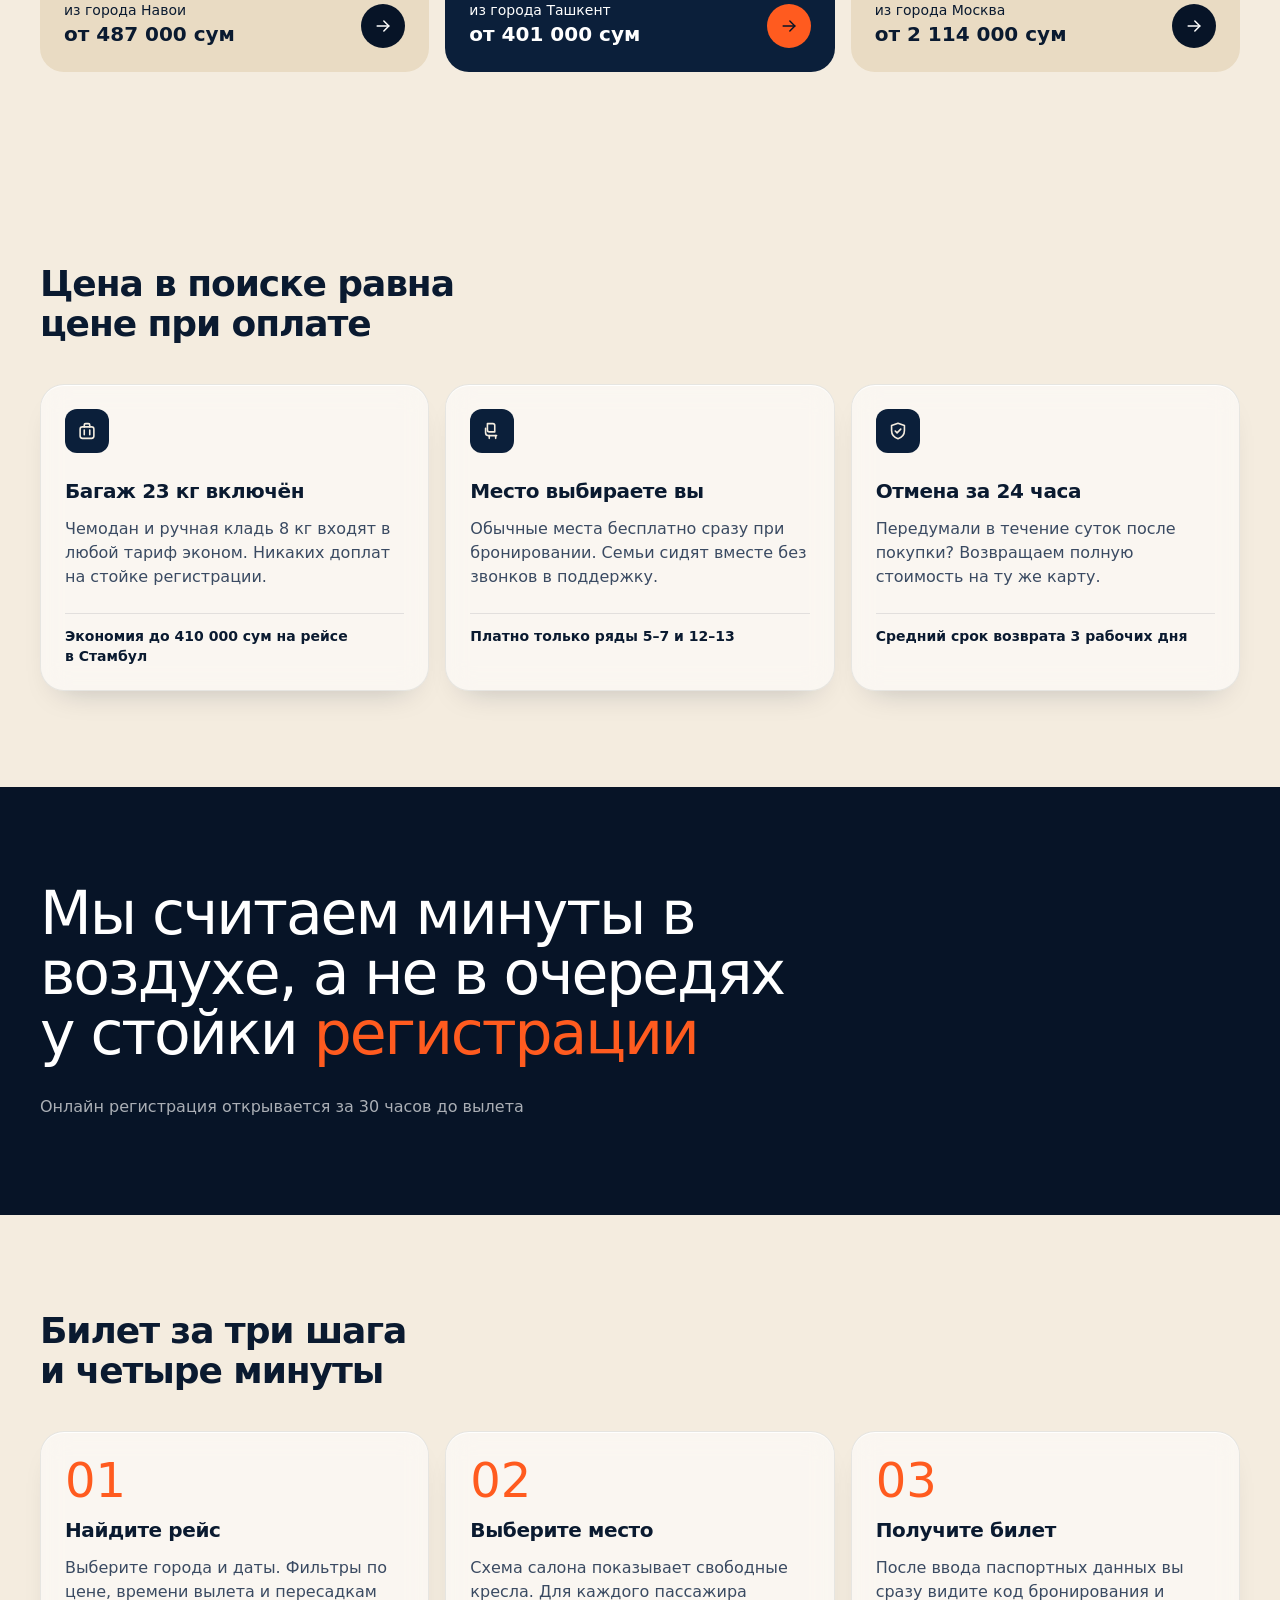
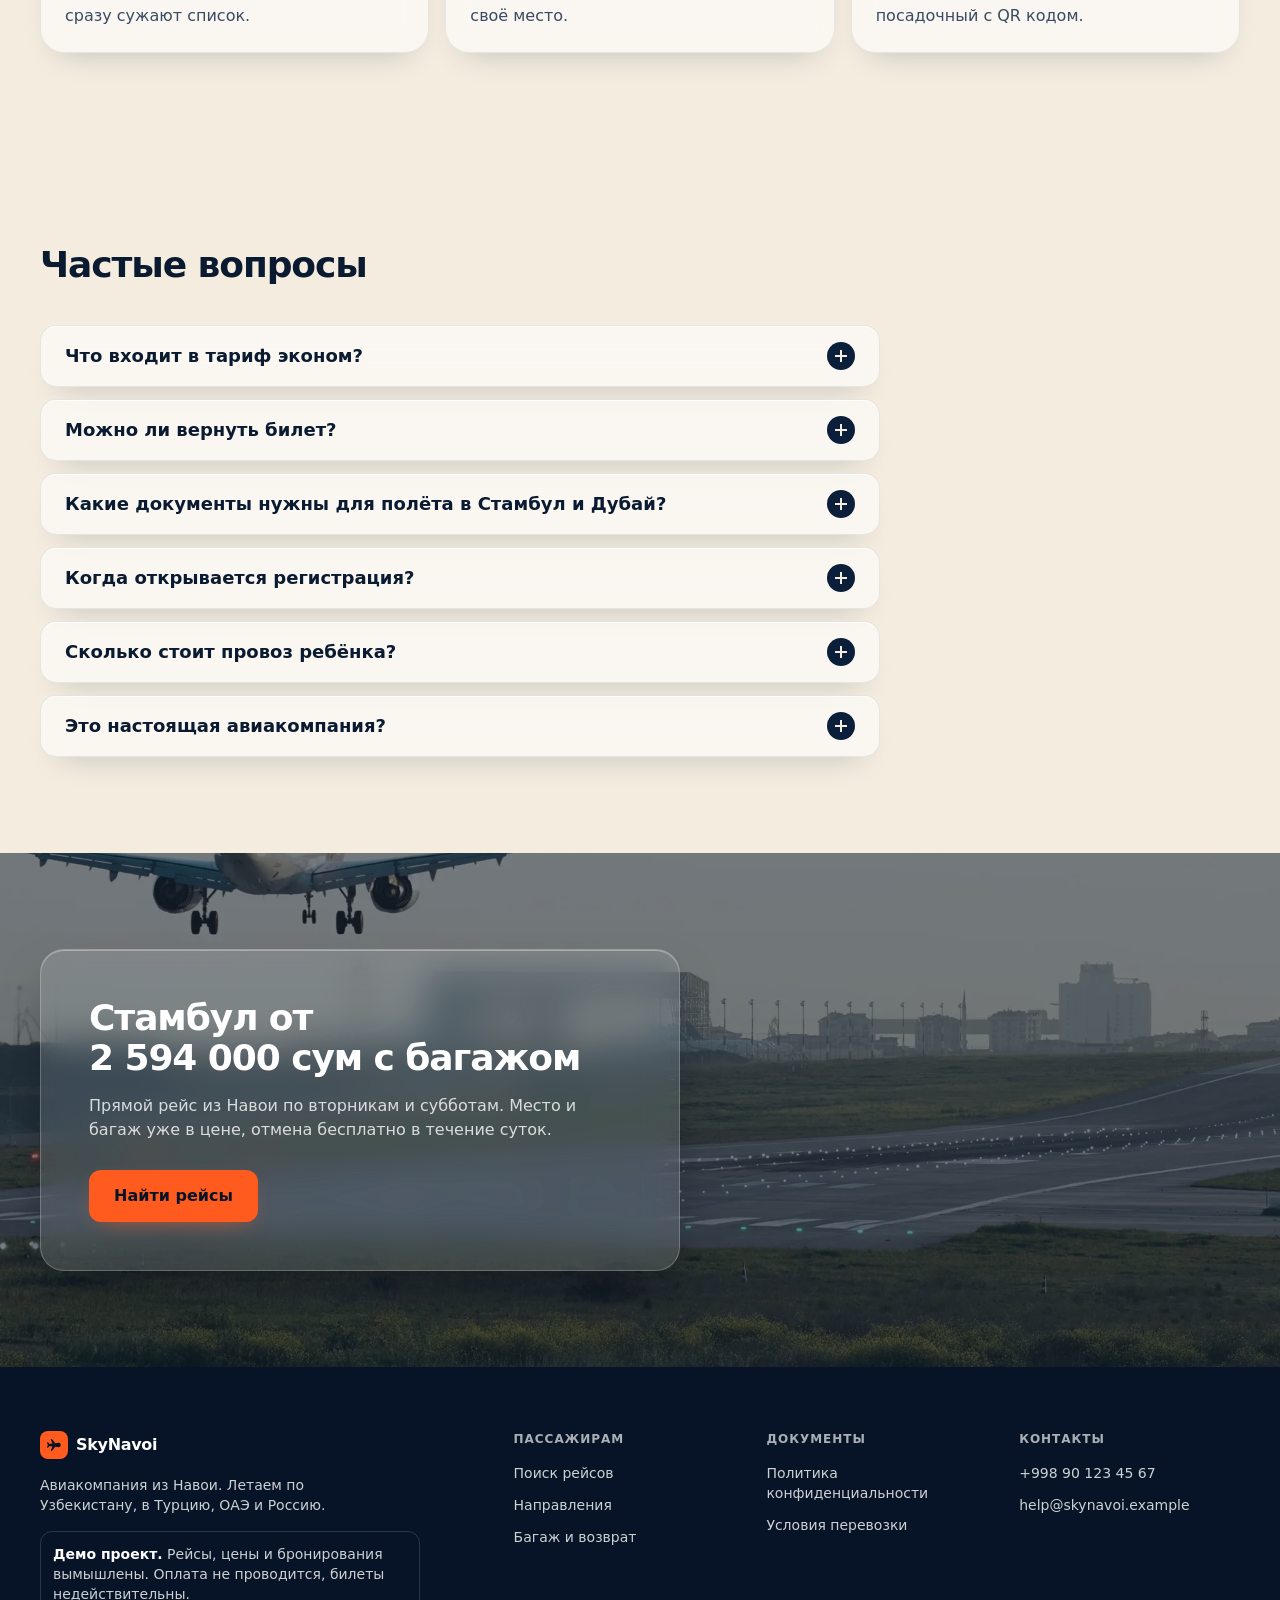
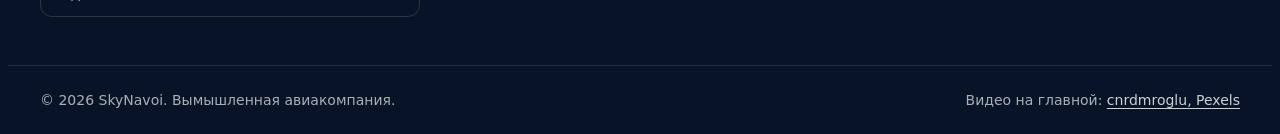
<file: demos/skynavoi-flights/index.html>
<!doctype html>
<html lang="ru">
<head>
  <meta charset="utf-8">
  <meta http-equiv="Content-Security-Policy" content="default-src 'self'; script-src 'self'; style-src 'self' 'unsafe-inline' https://fonts.googleapis.com; font-src 'self' https://fonts.gstatic.com; img-src 'self' data: blob:; media-src 'self'; connect-src 'self'; object-src 'none'; base-uri 'self'; form-action 'self'">
  <meta name="referrer" content="strict-origin-when-cross-origin">
  <meta name="viewport" content="width=device-width, initial-scale=1">
  <title>SkyNavoi: авиабилеты из Узбекистана в Стамбул, Дубай и Москву</title>
  <meta name="description" content="Прямые рейсы SkyNavoi из Навои, Ташкента и Самарканда. Цена уже включает багаж 23 кг и выбор места. Демо проект с вымышленными данными.">
  <meta name="robots" content="noindex">
  <meta name="theme-color" content="#071427">
  <meta property="og:title" content="SkyNavoi: авиабилеты по честной цене">
  <meta property="og:description" content="Прямые рейсы из Узбекистана в Стамбул, Дубай и Москву. Багаж и место уже в цене.">
  <meta property="og:image" content="assets/og-image.jpg">
  <meta property="og:type" content="website">
  <meta name="twitter:card" content="summary_large_image">
  <link rel="icon" href="assets/favicon.svg" type="image/svg+xml">
  <link rel="preconnect" href="https://fonts.googleapis.com">
  <link rel="preconnect" href="https://fonts.gstatic.com" crossorigin>
  <link href="https://fonts.googleapis.com/css2?family=Manrope:wght@400;500;600;700;800&family=Unbounded:wght@500;600&subset=cyrillic&display=swap" rel="stylesheet">
  <link rel="preload" as="image" href="assets/video/hero-poster.webp" type="image/webp">
  <link rel="stylesheet" href="css/style.css">
</head>
<body>
  <a class="skip-link" href="#main">Перейти к содержимому</a>
  <header class="site-header" id="site-header"></header>

  <main id="main">
    <section class="hero" aria-labelledby="hero-title">
      <div class="hero__media" id="hero-media">
        <picture>
          <source srcset="assets/video/hero-poster.webp" type="image/webp">
          <img src="assets/video/hero-poster.jpg" alt="" width="1920" height="1080" fetchpriority="high">
        </picture>
        <video id="hero-video" autoplay muted loop playsinline preload="metadata" poster="assets/video/hero-poster.jpg" aria-hidden="true" tabindex="-1"
          data-src-webm="assets/video/hero.webm" data-src-mp4="assets/video/hero.mp4"></video>
      </div>
      <div class="hero__shade"></div>

      <div class="container hero__inner">
        <div>
          <p class="hero__eyebrow glass"><span class="hero__eyebrow-dot">Новое</span> Прямой рейс Навои ⇄ Стамбул с 3 ноября</p>
          <h1 class="hero__title" id="hero-title" data-words>
            Полёты<br>из Узбекистана<br>по <span class="accent">честной</span> цене
          </h1>
          <p class="hero__sub">Прямые рейсы из Навои, Ташкента и Самарканда в Стамбул, Дубай и Москву. Цена в поиске уже включает багаж 23 кг и выбор обычного места.</p>
          <p class="hero__proof">
            <span><strong>4,8 из 5</strong> по 12 417 отзывам</span>
            <span><strong>96,3%</strong> рейсов вовремя в 2026 году</span>
          </p>
        </div>

        <form class="search glass" id="search" action="results.html" method="get" novalidate aria-label="Поиск рейсов">
          <div class="search__top">
            <div class="segmented" role="radiogroup" aria-label="Тип поездки">
              <input type="radio" name="trip" id="trip-round" value="round" checked>
              <label for="trip-round">Туда и обратно</label>
              <input type="radio" name="trip" id="trip-one" value="one">
              <label for="trip-one">В одну сторону</label>
            </div>
            <p class="route-preview" aria-live="polite">
              <span data-preview="from">NVI</span>
              <span class="track track--loop" aria-hidden="true">
                <span class="track__line"></span>
                <span class="track__runner"><span class="track__plane" data-plane></span></span>
              </span>
              <span data-preview="to">IST</span>
            </p>
          </div>

          <div class="search__grid">
            <div class="search__pair">
              <div class="field">
                <label class="field__label" for="from">Откуда</label>
                <div class="field__control"><select class="input" id="from" name="from" required></select></div>
              </div>
              <button type="button" class="swap" id="swap" aria-label="Поменять города местами"></button>
              <div class="field">
                <label class="field__label" for="to">Куда</label>
                <div class="field__control"><select class="input" id="to" name="to" required></select></div>
              </div>
            </div>

            <div class="search__dates">
              <div class="field">
                <label class="field__label" for="depart">Туда</label>
                <div class="field__control"><input class="input" type="date" id="depart" name="depart" required></div>
              </div>
              <div class="field">
                <label class="field__label" for="return">Обратно</label>
                <div class="field__control"><input class="input" type="date" id="return" name="return"></div>
              </div>
            </div>

            <div class="search__extra">
              <div class="field">
                <label class="field__label" for="pax">Пассажиры</label>
                <div class="field__control">
                  <select class="input" id="pax" name="pax">
                    <option value="1">1 взрослый</option>
                    <option value="2">2 взрослых</option>
                    <option value="3">3 взрослых</option>
                    <option value="4">4 взрослых</option>
                    <option value="5">5 взрослых</option>
                    <option value="6">6 взрослых</option>
                  </select>
                </div>
              </div>
              <div class="field">
                <label class="field__label" for="cabin">Класс</label>
                <div class="field__control">
                  <select class="input" id="cabin" name="cabin">
                    <option value="economy">Эконом</option>
                    <option value="business">Бизнес</option>
                  </select>
                </div>
              </div>
            </div>

            <button type="submit" class="btn btn--accent btn--lg search__submit">Найти рейсы</button>
          </div>
          <p class="search__error" id="search-error" role="alert"></p>
        </form>
      </div>

      <button type="button" class="video-toggle glass" id="video-toggle" aria-label="Остановить видео" hidden></button>
    </section>

    <section class="section" id="destinations" aria-labelledby="dest-title">
      <div class="container">
        <div class="section__head reveal">
          <h2 class="section__title" id="dest-title">Шесть городов, куда летают чаще всего</h2>
          <p class="section__lead">Цены за взрослого в одну сторону, эконом с багажом, на ближайшие 30 дней.</p>
        </div>
        <div class="dest-grid" id="dest-grid" data-stagger></div>
      </div>
    </section>

    <section class="section section--tight" aria-labelledby="benefits-title">
      <div class="container">
        <div class="section__head reveal">
          <h2 class="section__title" id="benefits-title">Цена в поиске равна цене при оплате</h2>
        </div>
        <div class="benefits" data-stagger>
          <article class="benefit glass-light">
            <span class="benefit__icon" data-icon="bag"></span>
            <h3 class="benefit__title">Багаж 23 кг включён</h3>
            <p class="benefit__text">Чемодан и ручная кладь 8 кг входят в любой тариф эконом. Никаких доплат на стойке регистрации.</p>
            <p class="benefit__stat">Экономия до 410 000 сум на рейсе в Стамбул</p>
          </article>
          <article class="benefit glass-light">
            <span class="benefit__icon" data-icon="seat"></span>
            <h3 class="benefit__title">Место выбираете вы</h3>
            <p class="benefit__text">Обычные места бесплатно сразу при бронировании. Семьи сидят вместе без звонков в поддержку.</p>
            <p class="benefit__stat">Платно только ряды 5–7 и 12–13</p>
          </article>
          <article class="benefit glass-light">
            <span class="benefit__icon" data-icon="shield"></span>
            <h3 class="benefit__title">Отмена за 24 часа</h3>
            <p class="benefit__text">Передумали в течение суток после покупки? Возвращаем полную стоимость на ту же карту.</p>
            <p class="benefit__stat">Средний срок возврата 3 рабочих дня</p>
          </article>
        </div>
      </div>
    </section>

    <section class="section tagline" aria-label="Наш принцип">
      <div class="container">
        <p class="tagline__text" id="tagline">Мы считаем минуты в воздухе, а&nbsp;не в&nbsp;очередях у&nbsp;стойки <span class="accent">регистрации</span></p>
        <p class="tagline__by">Онлайн регистрация открывается за 30 часов до вылета</p>
      </div>
    </section>

    <section class="section" id="how" aria-labelledby="how-title">
      <div class="container">
        <div class="section__head reveal">
          <h2 class="section__title" id="how-title">Билет за три шага и четыре минуты</h2>
        </div>
        <ol class="steps-how" role="list" data-stagger>
          <li class="how glass-light">
            <span class="how__num">01</span>
            <h3 class="how__title">Найдите рейс</h3>
            <p class="how__text">Выберите города и даты. Фильтры по цене, времени вылета и пересадкам сразу сужают список.</p>
          </li>
          <li class="how glass-light">
            <span class="how__num">02</span>
            <h3 class="how__title">Выберите место</h3>
            <p class="how__text">Схема салона показывает свободные кресла. Для каждого пассажира своё место.</p>
          </li>
          <li class="how glass-light">
            <span class="how__num">03</span>
            <h3 class="how__title">Получите билет</h3>
            <p class="how__text">После ввода паспортных данных вы сразу видите код бронирования и посадочный с QR кодом.</p>
          </li>
        </ol>
      </div>
    </section>

    <section class="section section--tight" id="faq" aria-labelledby="faq-title">
      <div class="container">
        <div class="section__head reveal">
          <h2 class="section__title" id="faq-title">Частые вопросы</h2>
        </div>
        <div class="faq" data-stagger>
          <details class="faq__item glass-light">
            <summary>Что входит в тариф эконом?<span class="faq__plus" aria-hidden="true"></span></summary>
            <p class="faq__answer">Багаж до 23 кг, ручная кладь до 8 кг, выбор обычного места и горячее питание на рейсах дольше трёх часов.</p>
          </details>
          <details class="faq__item glass-light">
            <summary>Можно ли вернуть билет?<span class="faq__plus" aria-hidden="true"></span></summary>
            <p class="faq__answer">В течение 24 часов после покупки возврат полный. Позже удерживается сбор 290 000 сум для эконома, бизнес возвращается без сбора.</p>
          </details>
          <details class="faq__item glass-light">
            <summary>Какие документы нужны для полёта в Стамбул и Дубай?<span class="faq__plus" aria-hidden="true"></span></summary>
            <p class="faq__answer">Заграничный паспорт, действительный минимум 6 месяцев с даты вылета. Для граждан Узбекистана виза в Турцию не нужна до 30 дней, в ОАЭ оформляется по прилёте или заранее онлайн.</p>
          </details>
          <details class="faq__item glass-light">
            <summary>Когда открывается регистрация?<span class="faq__plus" aria-hidden="true"></span></summary>
            <p class="faq__answer">Онлайн за 30 часов до вылета, в аэропорту за 3 часа для международных рейсов и за 2 часа для внутренних.</p>
          </details>
          <details class="faq__item glass-light">
            <summary>Сколько стоит провоз ребёнка?<span class="faq__plus" aria-hidden="true"></span></summary>
            <p class="faq__answer">Дети до 2 лет без места летают за 10% тарифа взрослого, от 2 до 12 лет со скидкой 25%.</p>
          </details>
          <details class="faq__item glass-light">
            <summary>Это настоящая авиакомпания?<span class="faq__plus" aria-hidden="true"></span></summary>
            <p class="faq__answer">Нет. SkyNavoi это демо проект. Рейсы, цены и бронирования вымышлены, оплата не проводится.</p>
          </details>
        </div>
      </div>
    </section>

    <section class="section cta" aria-labelledby="cta-title">
      <picture>
        <source srcset="assets/video/hero-poster.webp" type="image/webp">
        <img class="cta__img" src="assets/video/hero-poster.jpg" alt="" loading="lazy" width="1920" height="1080">
      </picture>
      <div class="container">
        <div class="cta__card glass reveal">
          <h2 class="cta__title" id="cta-title">Стамбул от 2&nbsp;594&nbsp;000&nbsp;сум с&nbsp;багажом</h2>
          <p class="cta__text">Прямой рейс из Навои по вторникам и субботам. Место и багаж уже в цене, отмена бесплатно в течение суток.</p>
          <div class="cta__actions">
            <a class="btn btn--accent btn--lg" href="#search">Найти рейсы</a>
          </div>
        </div>
      </div>
    </section>
  </main>

  <footer class="site-footer" id="site-footer"></footer>

  <script type="module" src="js/home.js"></script>
<script src="../_shared/demo-bar.js" data-akbar-demo-bar data-home="../../" data-name="SkyNavoi" defer></script>
</body>
</html>
</file>
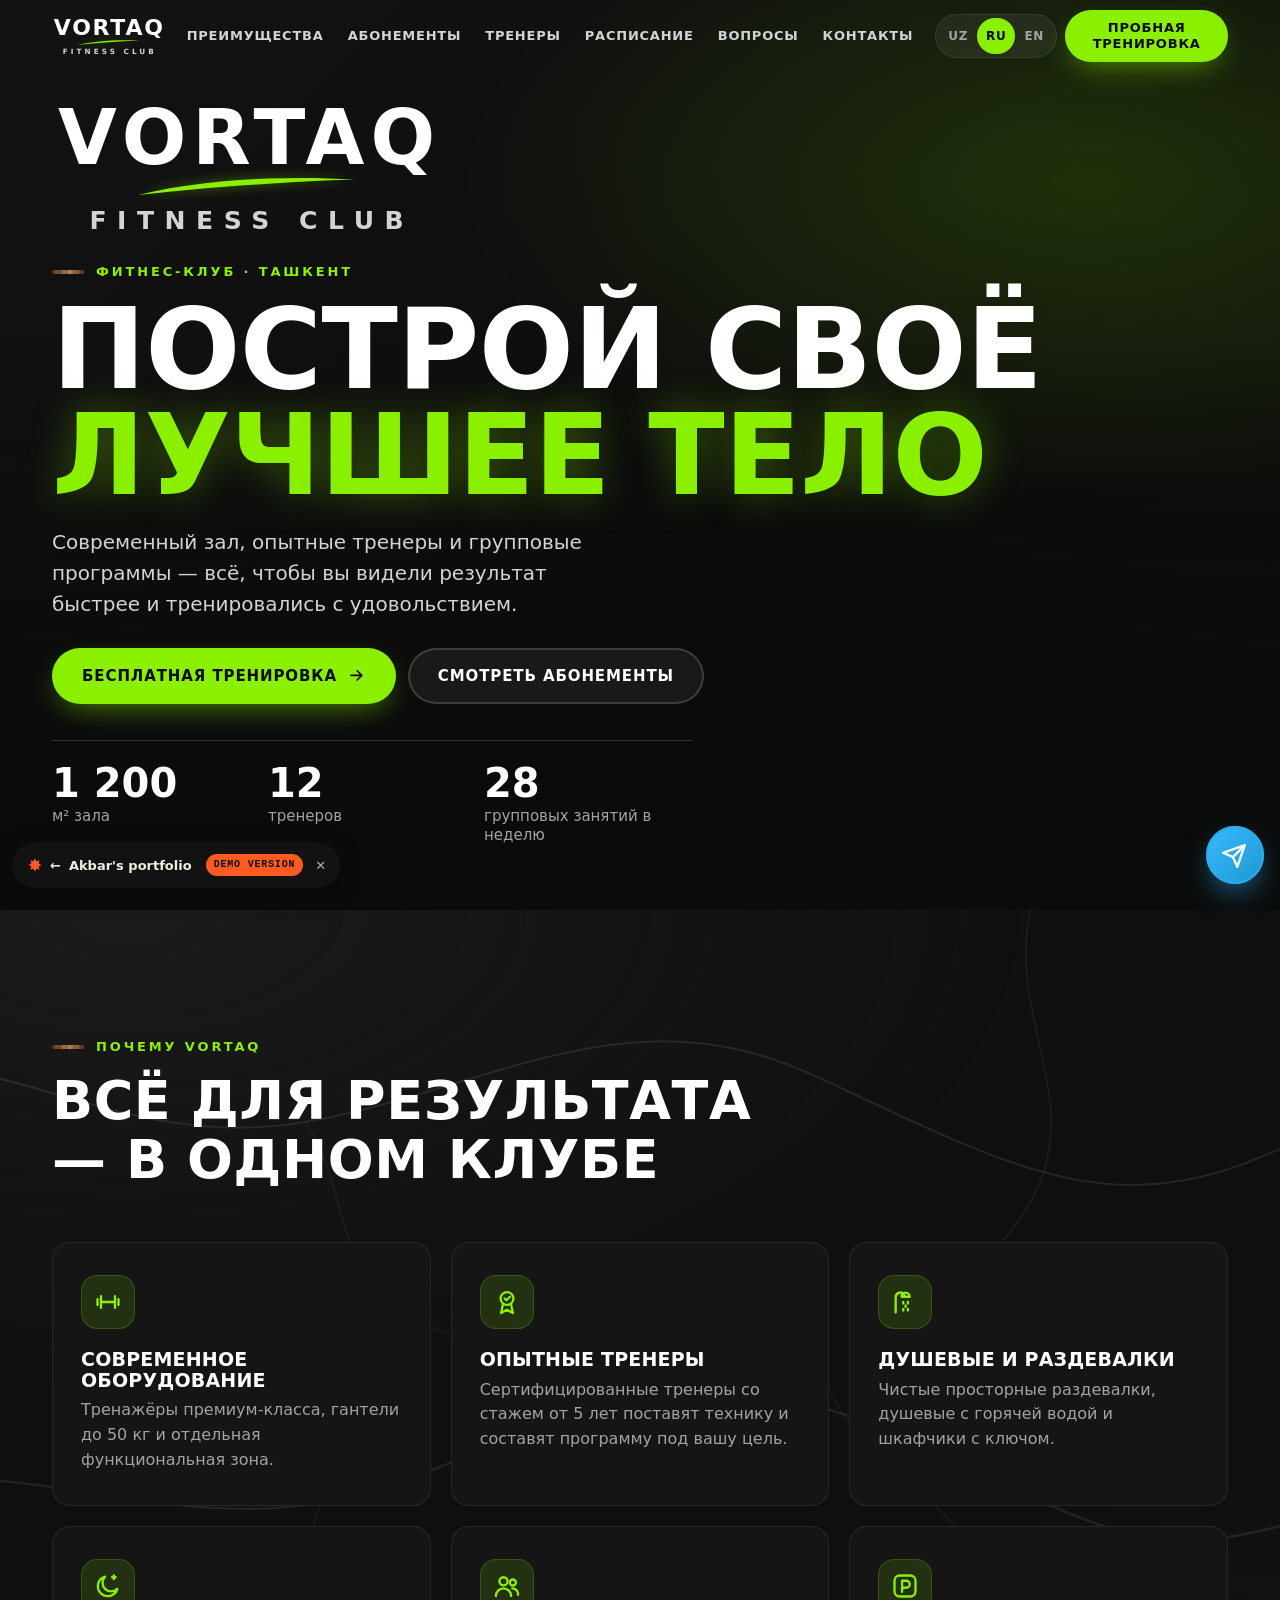
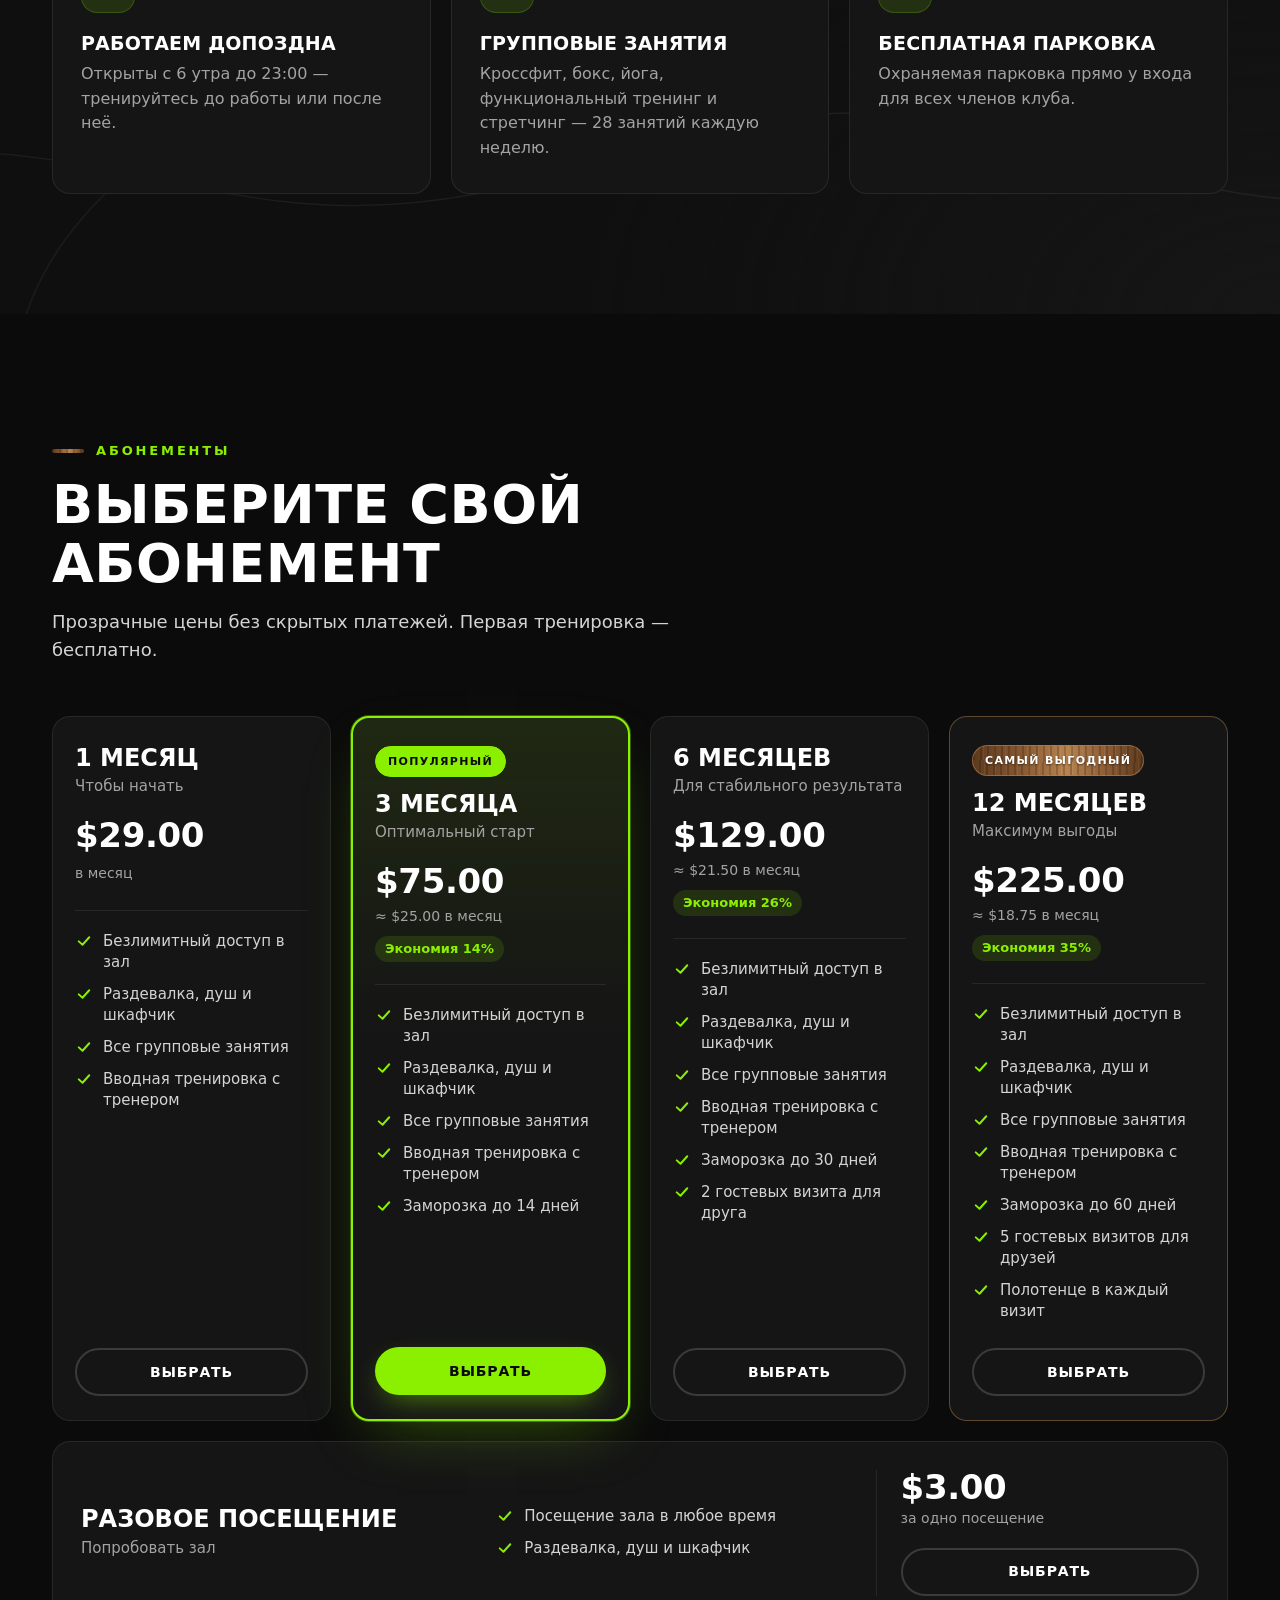
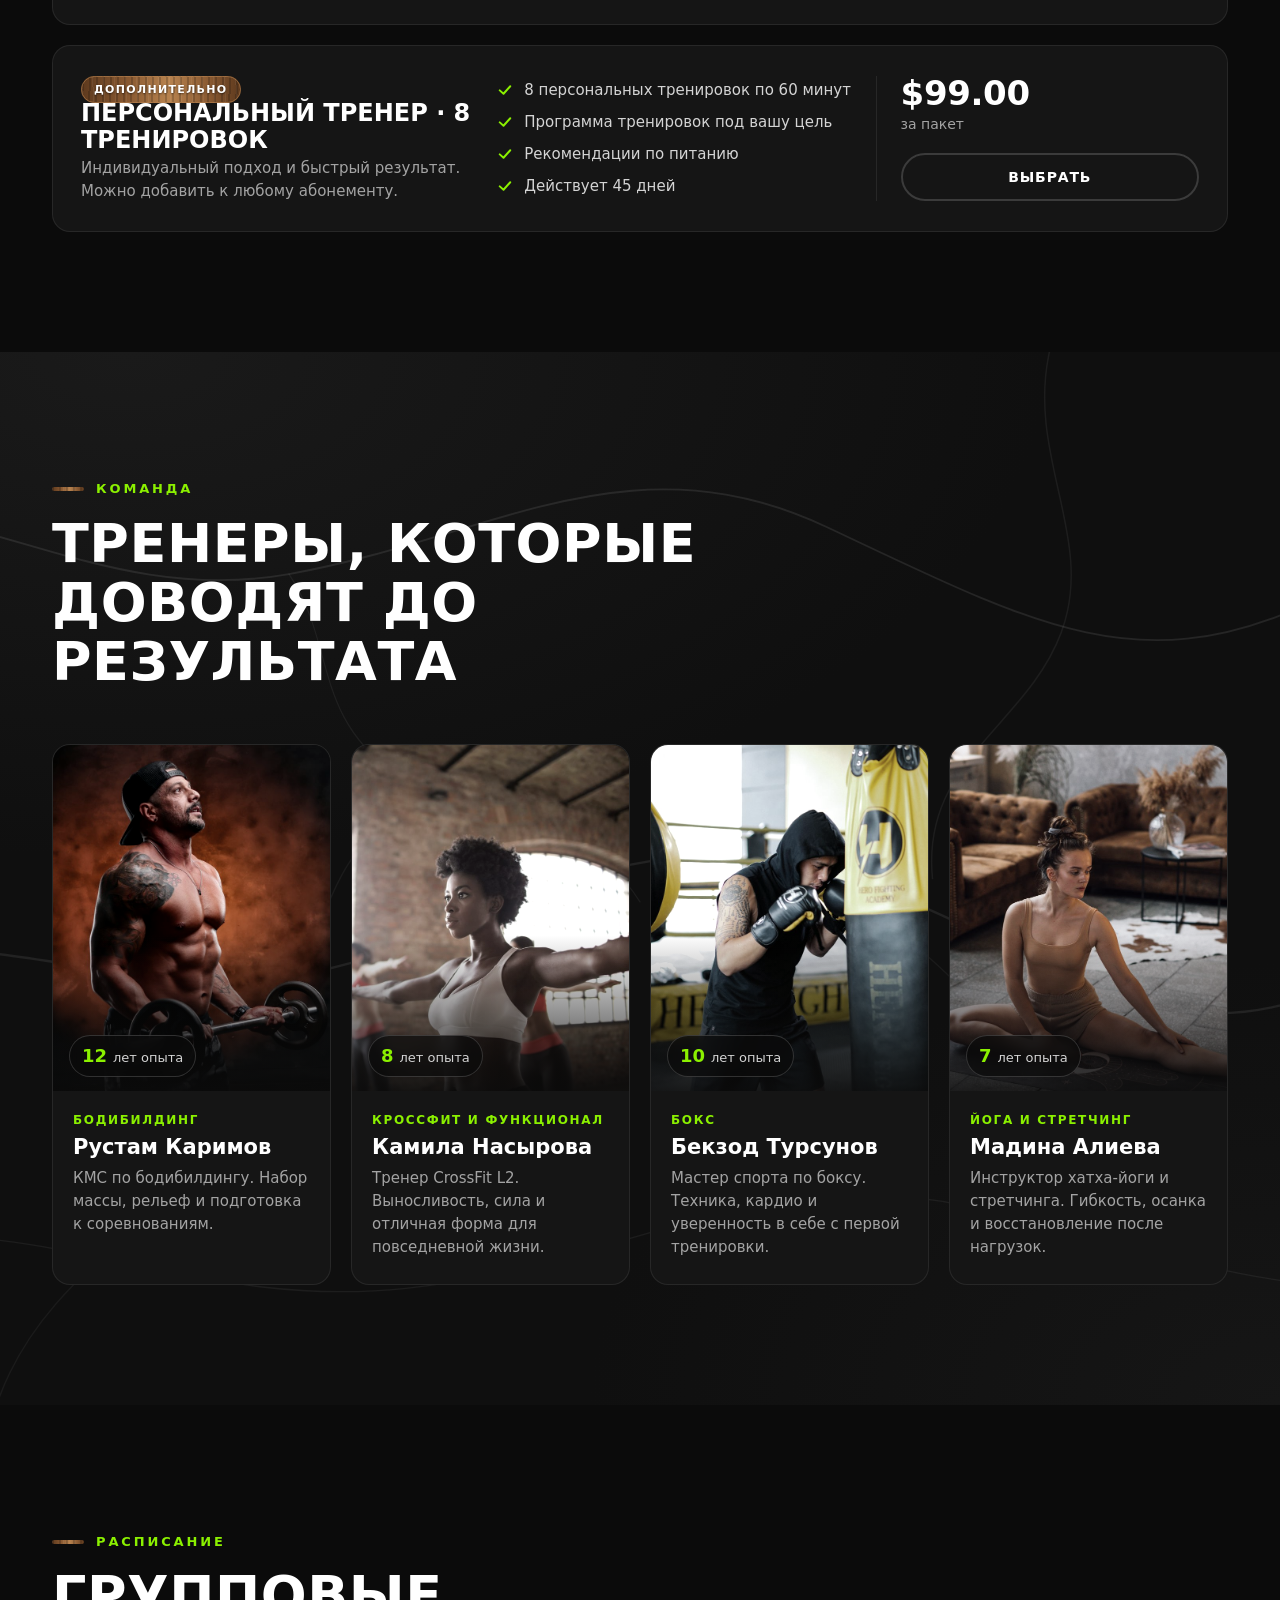
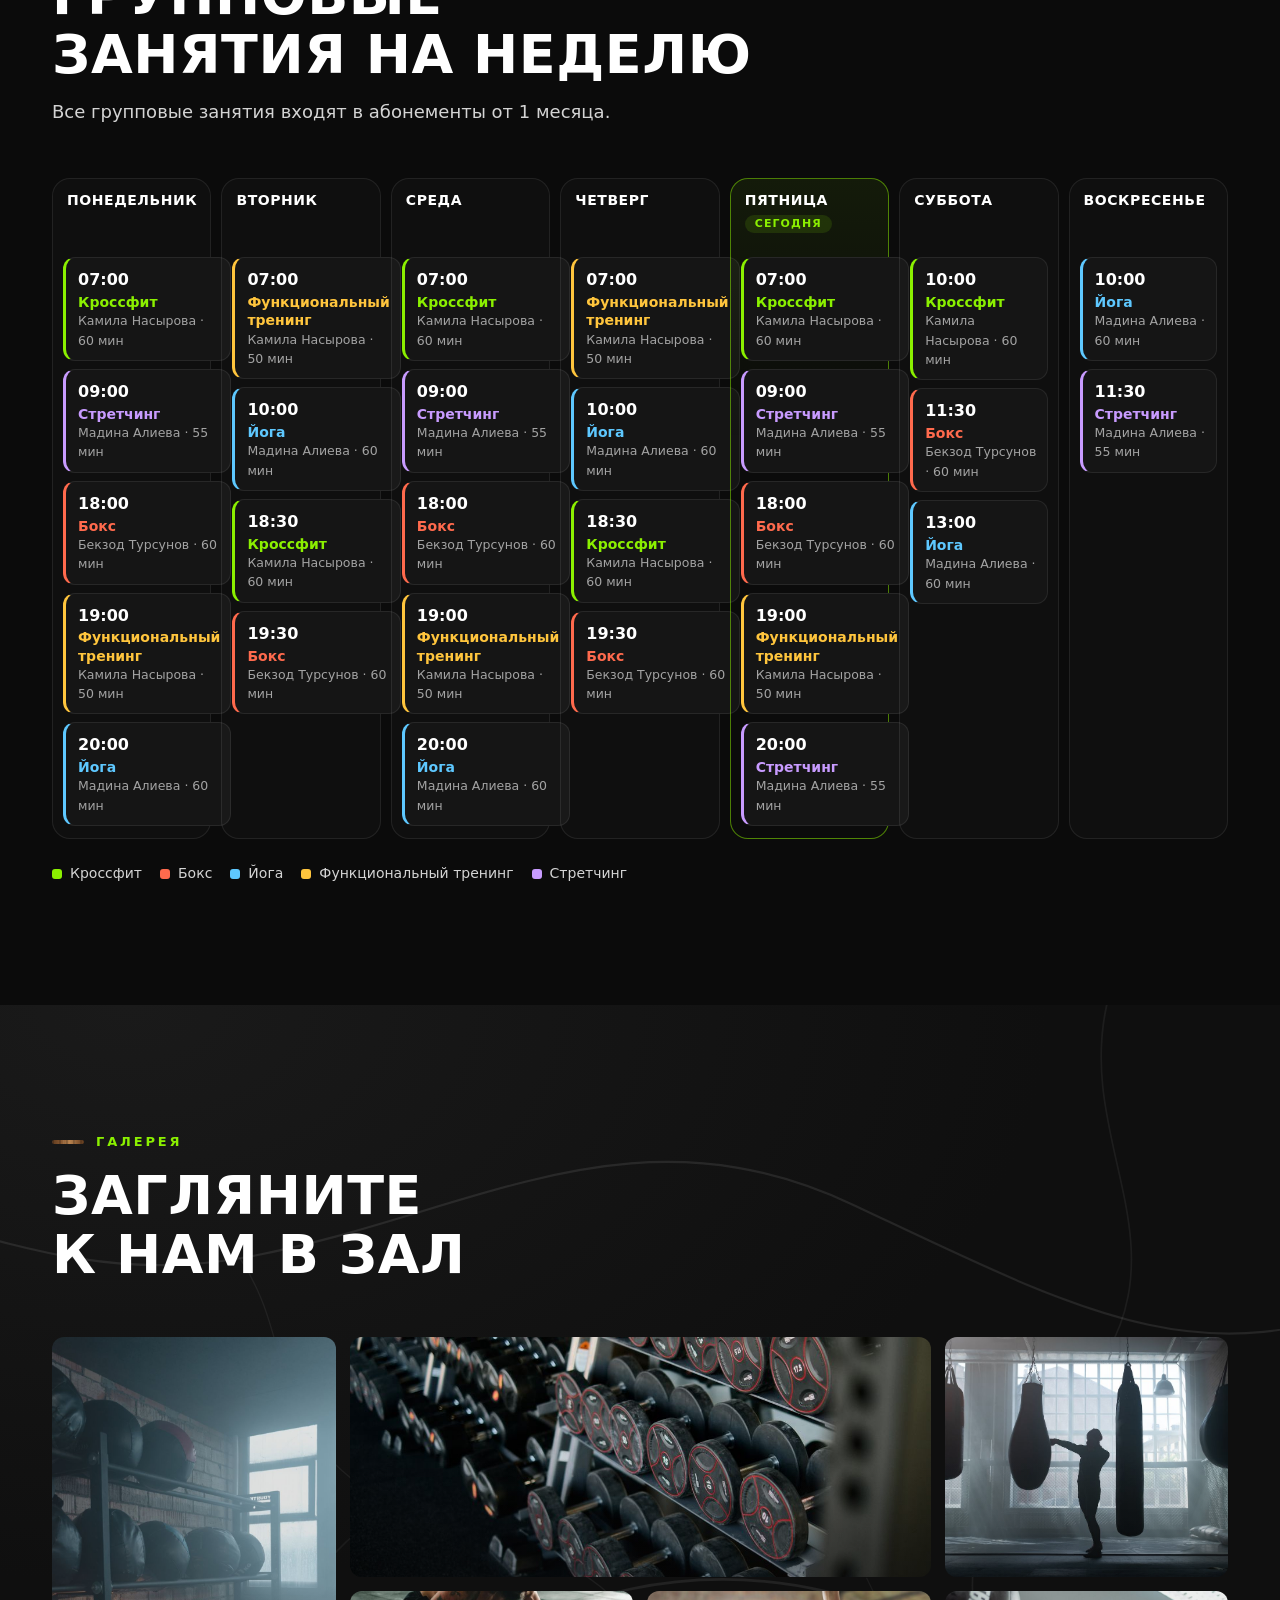
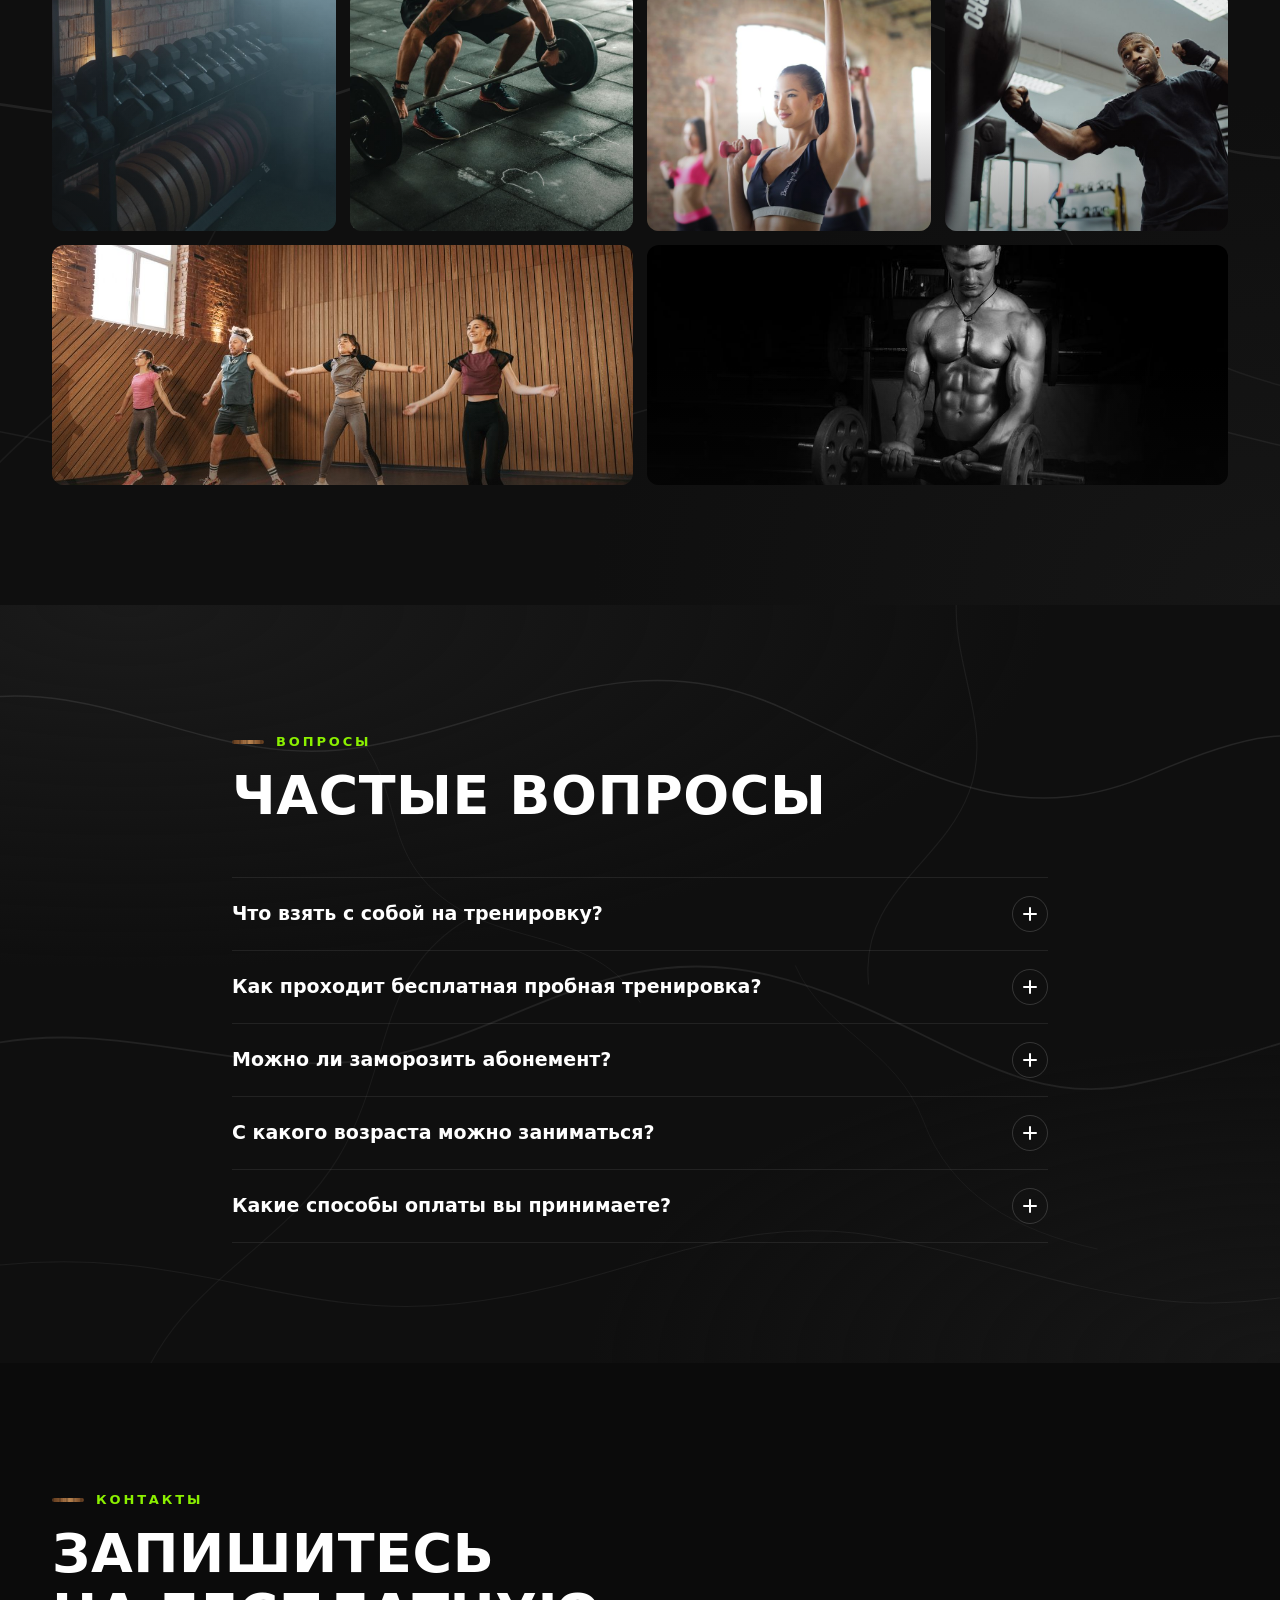
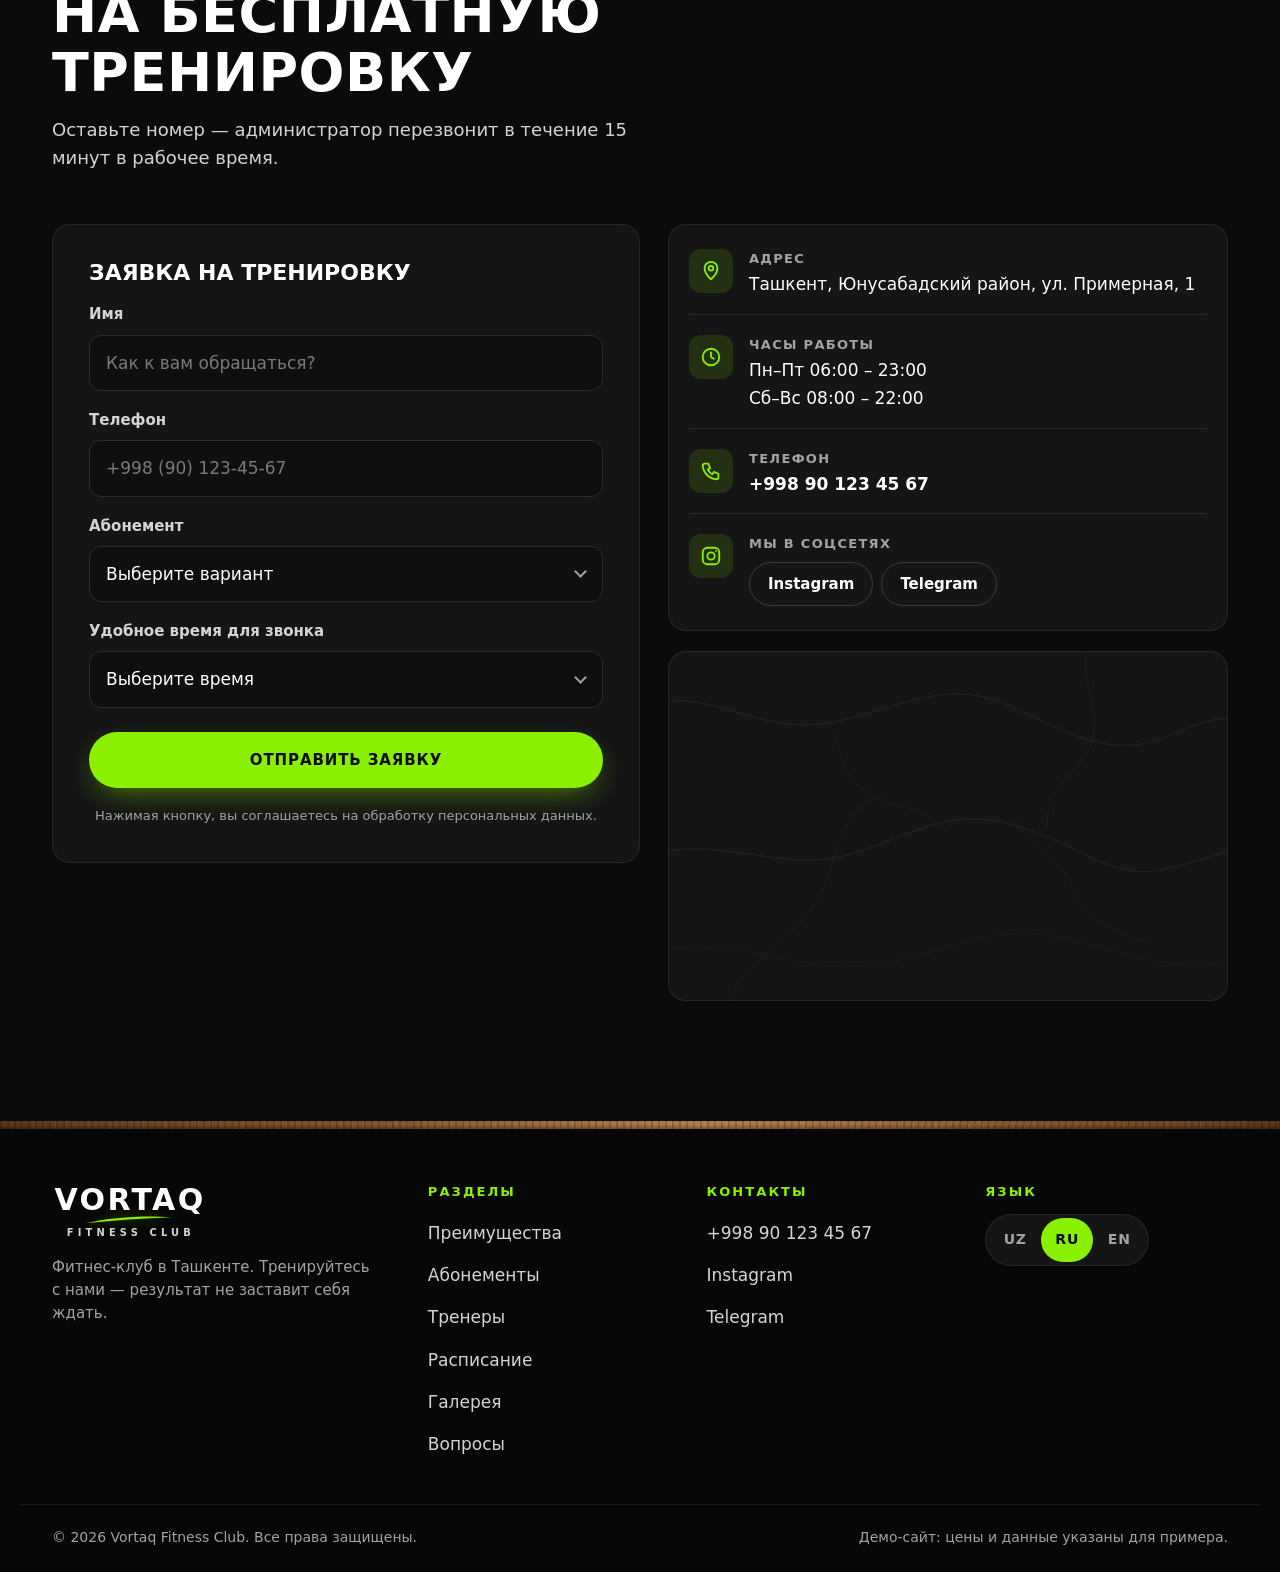
<file: demos/vortaq-fitness/index.html>
<!DOCTYPE html>
<html lang="ru">
<head>
  <meta charset="UTF-8">
  <meta http-equiv="Content-Security-Policy" content="default-src 'self'; script-src 'self'; style-src 'self' 'unsafe-inline' https://fonts.googleapis.com; font-src 'self' https://fonts.gstatic.com; img-src 'self' data:; frame-src https://www.google.com https://maps.google.com; connect-src 'self'; object-src 'none'; base-uri 'self'; form-action 'self'">
  <meta name="referrer" content="strict-origin-when-cross-origin">
  <meta name="viewport" content="width=device-width, initial-scale=1, viewport-fit=cover">
  <!-- SEO: defaults are Russian (default language); main.js swaps them when the language changes -->
  <title data-i18n="meta.title">Vortaq Fitness Club — тренажёрный зал и фитнес в Ташкенте</title>
  <meta name="description" data-i18n-content="meta.description" content="Современный тренажёрный зал в Ташкенте: опытные тренеры, кроссфит, бокс, йога, душевые и бесплатная парковка. Запишитесь на бесплатную пробную тренировку!">
  <meta name="theme-color" content="#0b0b0b">
  <meta name="color-scheme" content="dark">
  <script src="js/boot.js"></script>

  <!-- Open Graph (Telegram / Instagram / Facebook link previews) -->
  <meta property="og:type" content="website">
  <meta property="og:site_name" content="Vortaq Fitness Club">
  <meta property="og:title" data-i18n-content="meta.title" content="Vortaq Fitness Club — тренажёрный зал и фитнес в Ташкенте">
  <meta property="og:description" data-i18n-content="meta.description" content="Современный тренажёрный зал в Ташкенте: опытные тренеры, кроссфит, бокс, йога, душевые и бесплатная парковка.">
  <meta property="og:locale" data-i18n-content="meta.ogLocale" content="ru_RU">
  <meta property="og:locale:alternate" content="uz_UZ">
  <meta property="og:locale:alternate" content="en_US">
  <!-- TODO: replace with the absolute URL once the site is hosted, e.g. https://vortaq.example/images/og-cover.jpg -->
  <meta property="og:image" content="images/hero.jpg">
  <meta name="twitter:card" content="summary_large_image">

  <link rel="icon" href="data:image/svg+xml,%3Csvg xmlns='http://www.w3.org/2000/svg' viewBox='0 0 64 64'%3E%3Crect width='64' height='64' rx='14' fill='%230b0b0b'/%3E%3Cpath d='M10 44C26 30 42 24 56 22 42 28 28 36 10 44Z' fill='%238bf000'/%3E%3Ctext x='32' y='38' font-family='Arial Black,Arial' font-weight='900' font-size='22' fill='%23fff' text-anchor='middle'%3EV%3C/text%3E%3C/svg%3E">

  <link rel="preconnect" href="https://fonts.googleapis.com">
  <link rel="preconnect" href="https://fonts.gstatic.com" crossorigin>
  <link href="https://fonts.googleapis.com/css2?family=Barlow:wght@400;500;600;700&family=Montserrat:wght@700;800;900&display=swap" rel="stylesheet">
  <link rel="preload" as="image" href="images/hero-mobile.jpg" media="(max-width: 767px)">
  <link rel="preload" as="image" href="images/hero.jpg" media="(min-width: 768px)">
  <link rel="stylesheet" href="css/style.css">

  <!-- Structured data for Google (edit together with CONFIG in js/main.js) -->
  <script type="application/ld+json">
  {
    "@context": "https://schema.org",
    "@type": "ExerciseGym",
    "name": "Vortaq Fitness Club",
    "telephone": "+998901234567",
    "address": { "@type": "PostalAddress", "addressLocality": "Tashkent", "addressCountry": "UZ" },
    "openingHours": ["Mo-Fr 06:00-23:00", "Sa-Su 08:00-22:00"],
    "priceRange": "3-225 USD"
  }
  </script>
</head>
<body>
  <a class="skip-link" href="#main" data-i18n="a11y.skip"></a>

  <!-- ===================== HEADER ===================== -->
  <header class="header" id="header">
    <div class="container header__inner">
      <a class="header__logo" href="#top" data-i18n-aria="a11y.home">
        <span class="logo logo--sm">
          <span class="logo__text" aria-hidden="true">
            <span class="logo__word">VORTAQ</span>
            <svg class="logo__swoosh" viewBox="0 0 200 22" aria-hidden="true"><path d="M2 19C58 5 132 1 198 5 134 7 66 12 2 19Z"/></svg>
            <span class="logo__sub">FITNESS CLUB</span>
          </span>
        </span>
      </a>

      <nav class="nav" id="nav" aria-label="Main">
        <ul class="nav__list">
          <li><a class="nav__link" href="#about" data-i18n="nav.about"></a></li>
          <li><a class="nav__link" href="#plans" data-i18n="nav.plans"></a></li>
          <li><a class="nav__link" href="#trainers" data-i18n="nav.trainers"></a></li>
          <li><a class="nav__link" href="#schedule" data-i18n="nav.schedule"></a></li>
          <li><a class="nav__link" href="#gallery" data-i18n="nav.gallery"></a></li>
                    <li><a class="nav__link" href="#faq" data-i18n="nav.faq"></a></li>
          <li><a class="nav__link" href="#contact" data-i18n="nav.contact"></a></li>
        </ul>
        <a class="btn btn--primary nav__cta" href="#contact" data-plan="trial" data-i18n="nav.cta"></a>
      </nav>

      <div class="header__actions">
        <div class="lang" role="group" data-i18n-aria="a11y.language">
          <button class="lang__btn" type="button" data-lang="uz">UZ</button>
          <button class="lang__btn" type="button" data-lang="ru">RU</button>
          <button class="lang__btn" type="button" data-lang="en">EN</button>
        </div>
        <a class="btn btn--primary btn--sm header__cta" href="#contact" data-plan="trial" data-i18n="nav.cta"></a>
        <button class="burger" type="button" aria-expanded="false" aria-controls="nav" data-i18n-aria="a11y.menuOpen">
          <span class="burger__line"></span><span class="burger__line"></span><span class="burger__line"></span>
        </button>
      </div>
    </div>
  </header>

  <main id="main">
    <!-- ===================== 1. HERO ===================== -->
    <section class="hero media" id="top">
      <picture class="hero__bg">
        <source media="(max-width: 767px)" srcset="images/hero-mobile.jpg" width="800" height="1300">
        <img src="images/hero.jpg" alt="" width="1920" height="1100" fetchpriority="high" decoding="async">
      </picture>
      <div class="hero__overlay" aria-hidden="true"></div>

      <div class="container hero__content">
        <span class="logo logo--lg hero__logo" data-reveal>
          <span class="logo__text" aria-hidden="true">
            <span class="logo__word">VORTAQ</span>
            <svg class="logo__swoosh" viewBox="0 0 200 22" aria-hidden="true"><path d="M2 19C58 5 132 1 198 5 134 7 66 12 2 19Z"/></svg>
            <span class="logo__sub">FITNESS CLUB</span>
          </span>
        </span>
        <p class="eyebrow" data-reveal data-i18n="hero.eyebrow"></p>
        <h1 class="hero__title" data-reveal>
          <span data-i18n="hero.title1"></span>
          <span class="hero__accent" data-i18n="hero.title2"></span>
        </h1>
        <p class="hero__subtitle" data-reveal data-i18n="hero.subtitle"></p>
        <div class="hero__buttons" data-reveal>
          <a class="btn btn--primary btn--lg" href="#contact" data-plan="trial">
            <span data-i18n="hero.ctaTrial"></span>
            <svg class="icon" viewBox="0 0 24 24" aria-hidden="true"><path d="M5 12h14M13 6l6 6-6 6"/></svg>
          </a>
          <a class="btn btn--ghost btn--lg" href="#plans" data-i18n="hero.ctaPlans"></a>
        </div>
        <ul class="hero__stats" data-reveal>
          <li><strong data-stat="area"></strong><span data-i18n="hero.statArea"></span></li>
          <li><strong data-stat="trainers"></strong><span data-i18n="hero.statTrainers" data-i18n-count-from="trainers"></span></li>
          <li><strong data-stat="classes"></strong><span data-i18n="hero.statClasses" data-i18n-count-from="classes"></span></li>
        </ul>
      </div>
    </section>

    <!-- ===================== 2. ABOUT / WHY PROFIT ===================== -->
    <section class="section section--marble" id="about" aria-labelledby="about-title">
      <div class="container">
        <header class="section__head" data-reveal>
          <p class="eyebrow" data-i18n="about.eyebrow"></p>
          <h2 class="section__title" id="about-title" data-i18n="about.title"></h2>
        </header>
        <ul class="features" id="features-list"></ul>
      </div>
    </section>

    <!-- ===================== 3. MEMBERSHIPS ===================== -->
    <section class="section" id="plans" aria-labelledby="plans-title">
      <div class="container">
        <header class="section__head" data-reveal>
          <p class="eyebrow" data-i18n="plans.eyebrow"></p>
          <h2 class="section__title" id="plans-title" data-i18n="plans.title"></h2>
          <p class="section__subtitle" data-i18n="plans.subtitle"></p>
        </header>
        <div class="plans rail" id="plans-list"></div>
        <div class="extras" id="extras-list"></div>
      </div>
    </section>

    <!-- ===================== 4. TRAINERS ===================== -->
    <section class="section section--marble" id="trainers" aria-labelledby="trainers-title">
      <div class="container">
        <header class="section__head" data-reveal>
          <p class="eyebrow" data-i18n="trainers.eyebrow"></p>
          <h2 class="section__title" id="trainers-title" data-i18n="trainers.title"></h2>
        </header>
        <ul class="trainers rail" id="trainers-list"></ul>
      </div>
    </section>

    <!-- ===================== 5. SCHEDULE ===================== -->
    <section class="section" id="schedule" aria-labelledby="schedule-title">
      <div class="container">
        <header class="section__head" data-reveal>
          <p class="eyebrow" data-i18n="schedule.eyebrow"></p>
          <h2 class="section__title" id="schedule-title" data-i18n="schedule.title"></h2>
          <p class="section__subtitle" data-i18n="schedule.subtitle"></p>
        </header>
        <div class="schedule" data-reveal>
          <div class="schedule__tabs" role="tablist" id="schedule-tabs"></div>
          <p class="schedule__hint" data-i18n="schedule.swipe"></p>
          <div class="schedule__grid" id="schedule-grid"></div>
          <ul class="schedule__legend" id="schedule-legend"></ul>
        </div>
      </div>
    </section>

    <!-- ===================== 6. GALLERY ===================== -->
    <section class="section section--marble" id="gallery" aria-labelledby="gallery-title">
      <div class="container">
        <header class="section__head" data-reveal>
          <p class="eyebrow" data-i18n="gallery.eyebrow"></p>
          <h2 class="section__title" id="gallery-title" data-i18n="gallery.title"></h2>
        </header>
        <ul class="gallery" id="gallery-list"></ul>
      </div>
    </section>

    <!-- ===================== 7. FAQ ===================== -->
    <section class="section section--marble" id="faq" aria-labelledby="faq-title">
      <div class="container container--narrow">
        <header class="section__head" data-reveal>
          <p class="eyebrow" data-i18n="faq.eyebrow"></p>
          <h2 class="section__title" id="faq-title" data-i18n="faq.title"></h2>
        </header>
        <div class="faq" id="faq-list"></div>
      </div>
    </section>

    <!-- ===================== 9. CONTACT + FORM ===================== -->
    <section class="section" id="contact" aria-labelledby="contact-title">
      <div class="container">
        <header class="section__head" data-reveal>
          <p class="eyebrow" data-i18n="contact.eyebrow"></p>
          <h2 class="section__title" id="contact-title" data-i18n="contact.title"></h2>
          <p class="section__subtitle" data-i18n="contact.subtitle"></p>
        </header>

        <div class="contact">
          <div class="card form-card" data-reveal>
            <form class="form" id="lead-form" novalidate>
              <h3 class="form__title" data-i18n="form.title"></h3>

              <div class="field">
                <label class="field__label" for="f-name" data-i18n="form.name"></label>
                <input class="field__input" id="f-name" name="name" type="text" autocomplete="name" maxlength="60" required aria-describedby="f-name-err" data-i18n-placeholder="form.namePh">
                <p class="field__error" id="f-name-err" aria-live="polite"></p>
              </div>

              <div class="field">
                <label class="field__label" for="f-phone" data-i18n="form.phone"></label>
                <input class="field__input" id="f-phone" name="phone" type="tel" inputmode="tel" autocomplete="tel" required aria-describedby="f-phone-err" data-i18n-placeholder="form.phonePh">
                <p class="field__error" id="f-phone-err" aria-live="polite"></p>
              </div>

              <div class="field">
                <label class="field__label" for="f-plan" data-i18n="form.plan"></label>
                <div class="field__select">
                  <select class="field__input" id="f-plan" name="plan" required aria-describedby="f-plan-err"></select>
                </div>
                <p class="field__error" id="f-plan-err" aria-live="polite"></p>
              </div>

              <div class="field">
                <label class="field__label" for="f-time" data-i18n="form.time"></label>
                <div class="field__select">
                  <select class="field__input" id="f-time" name="time" required aria-describedby="f-time-err">
                    <option value="" data-i18n="form.timePh"></option>
                    <option value="morning" data-i18n="form.times.morning"></option>
                    <option value="day" data-i18n="form.times.day"></option>
                    <option value="evening" data-i18n="form.times.evening"></option>
                  </select>
                </div>
                <p class="field__error" id="f-time-err" aria-live="polite"></p>
              </div>

              <!-- Honeypot: hidden from people, bots fill it in and the lead is dropped -->
              <div class="field" hidden aria-hidden="true">
                <label for="f-website">Website</label>
                <input id="f-website" name="website" type="text" tabindex="-1" autocomplete="off">
              </div>

              <button class="btn btn--primary btn--lg btn--block form__submit" type="submit">
                <span data-i18n="form.submit"></span>
              </button>
              <p class="form__error" id="form-error" role="alert"></p>
              <p class="form__privacy" data-i18n="form.privacy"></p>
            </form>

            <div class="success" id="form-success" hidden tabindex="-1">
              <div class="success__icon" aria-hidden="true">
                <svg viewBox="0 0 24 24"><path d="M5 12.5 10 17l9-10"/></svg>
              </div>
              <h3 class="success__title" data-i18n="form.success.title"></h3>
              <p class="success__text" data-i18n="form.success.text"></p>
              <button class="btn btn--ghost" type="button" id="form-again" data-i18n="form.success.again"></button>
            </div>
          </div>

          <div class="contact__info" data-reveal>
            <ul class="info">
              <li class="info__item">
                <span class="info__icon" aria-hidden="true"><svg viewBox="0 0 24 24"><path d="M12 21s-7-6.2-7-12a7 7 0 0 1 14 0c0 5.8-7 12-7 12z"/><circle cx="12" cy="9" r="2.5"/></svg></span>
                <div><p class="info__label" data-i18n="contact.address"></p><p class="info__value" data-config="address"></p></div>
              </li>
              <li class="info__item">
                <span class="info__icon" aria-hidden="true"><svg viewBox="0 0 24 24"><circle cx="12" cy="12" r="9"/><path d="M12 7v5l3 2"/></svg></span>
                <div>
                  <p class="info__label" data-i18n="contact.hours"></p>
                  <p class="info__value"><span data-i18n="contact.weekdays"></span> <span data-config="hoursWeekdays"></span></p>
                  <p class="info__value"><span data-i18n="contact.weekend"></span> <span data-config="hoursWeekend"></span></p>
                </div>
              </li>
              <li class="info__item">
                <span class="info__icon" aria-hidden="true"><svg viewBox="0 0 24 24"><path d="M5 4h4l2 5-2.5 1.5a11 11 0 0 0 5 5L15 13l5 2v4a2 2 0 0 1-2 2A16 16 0 0 1 3 6a2 2 0 0 1 2-2z"/></svg></span>
                <div><p class="info__label" data-i18n="contact.phone"></p><a class="info__value info__link" data-config="phone" href="#"></a></div>
              </li>
              <li class="info__item">
                <span class="info__icon" aria-hidden="true"><svg viewBox="0 0 24 24"><rect x="3" y="3" width="18" height="18" rx="5"/><circle cx="12" cy="12" r="4"/><circle cx="17.5" cy="6.5" r="1" class="fill"/></svg></span>
                <div>
                  <p class="info__label" data-i18n="contact.social"></p>
                  <div class="socials">
                    <a class="social" data-config="instagram" href="#" target="_blank" rel="noopener">Instagram</a>
                    <a class="social" data-config="telegram" href="#" target="_blank" rel="noopener">Telegram</a>
                  </div>
                </div>
              </li>
            </ul>
            <div class="map">
              <iframe id="map-frame" data-i18n-title="contact.mapTitle" loading="lazy" referrerpolicy="strict-origin-when-cross-origin" allowfullscreen></iframe>
            </div>
          </div>
        </div>
      </div>
    </section>
  </main>

  <!-- ===================== 10. FOOTER ===================== -->
  <footer class="footer">
    <div class="footer__wood" aria-hidden="true"></div>
    <div class="container footer__grid">
      <div class="footer__brand">
        <span class="logo logo--md">
          <span class="logo__text" aria-hidden="true">
            <span class="logo__word">VORTAQ</span>
            <svg class="logo__swoosh" viewBox="0 0 200 22" aria-hidden="true"><path d="M2 19C58 5 132 1 198 5 134 7 66 12 2 19Z"/></svg>
            <span class="logo__sub">FITNESS CLUB</span>
          </span>
        </span>
        <p class="footer__tagline" data-i18n="footer.tagline"></p>
      </div>

      <nav class="footer__col" aria-labelledby="footer-links">
        <h3 class="footer__heading" id="footer-links" data-i18n="footer.links"></h3>
        <ul class="footer__links">
          <li><a href="#about" data-i18n="nav.about"></a></li>
          <li><a href="#plans" data-i18n="nav.plans"></a></li>
          <li><a href="#trainers" data-i18n="nav.trainers"></a></li>
          <li><a href="#schedule" data-i18n="nav.schedule"></a></li>
          <li><a href="#gallery" data-i18n="nav.gallery"></a></li>
          <li><a href="#faq" data-i18n="nav.faq"></a></li>
        </ul>
      </nav>

      <div class="footer__col">
        <h3 class="footer__heading" data-i18n="footer.contacts"></h3>
        <ul class="footer__links">
          <li><a data-config="phone" href="#"></a></li>
          <li><a data-config="instagram" href="#" target="_blank" rel="noopener">Instagram</a></li>
          <li><a data-config="telegram" href="#" target="_blank" rel="noopener">Telegram</a></li>
        </ul>
      </div>

      <div class="footer__col">
        <h3 class="footer__heading" data-i18n="footer.language"></h3>
        <div class="lang lang--footer" role="group" data-i18n-aria="a11y.language">
          <button class="lang__btn" type="button" data-lang="uz">UZ</button>
          <button class="lang__btn" type="button" data-lang="ru">RU</button>
          <button class="lang__btn" type="button" data-lang="en">EN</button>
        </div>
      </div>
    </div>
    <div class="container footer__bottom">
      <p>© <span id="year"></span> Vortaq Fitness Club. <span data-i18n="footer.rights"></span></p>
      <p data-i18n="footer.demo"></p>
    </div>
  </footer>

  <!-- Floating Telegram button -->
  <a class="tg-float" data-config="telegram" href="#" target="_blank" rel="noopener" data-i18n-aria="a11y.telegram">
    <svg viewBox="0 0 24 24" aria-hidden="true"><path d="M22 2 11 13"/><path d="M22 2 15 22l-4-9-9-4 20-7z"/></svg>
  </a>

  <!-- Gallery lightbox -->
  <dialog class="lightbox" id="lightbox">
    <button class="lightbox__btn lightbox__close" type="button" data-action="close" data-i18n-aria="a11y.close">
      <svg viewBox="0 0 24 24" aria-hidden="true"><path d="M6 6l12 12M18 6 6 18"/></svg>
    </button>
    <button class="lightbox__btn lightbox__prev" type="button" data-action="prev" data-i18n-aria="a11y.prev">
      <svg viewBox="0 0 24 24" aria-hidden="true"><path d="M15 5l-7 7 7 7"/></svg>
    </button>
    <figure class="lightbox__figure">
      <img class="lightbox__img" id="lightbox-img" alt="">
      <figcaption class="lightbox__caption" id="lightbox-caption"></figcaption>
    </figure>
    <button class="lightbox__btn lightbox__next" type="button" data-action="next" data-i18n-aria="a11y.next">
      <svg viewBox="0 0 24 24" aria-hidden="true"><path d="M9 5l7 7-7 7"/></svg>
    </button>
  </dialog>

  <script src="js/translations.js"></script>
  <script src="js/main.js"></script>
<script src="../_shared/demo-bar.js" data-akbar-demo-bar data-home="../../" data-name="Vortaq" defer></script>
</body>
</html>
</file>
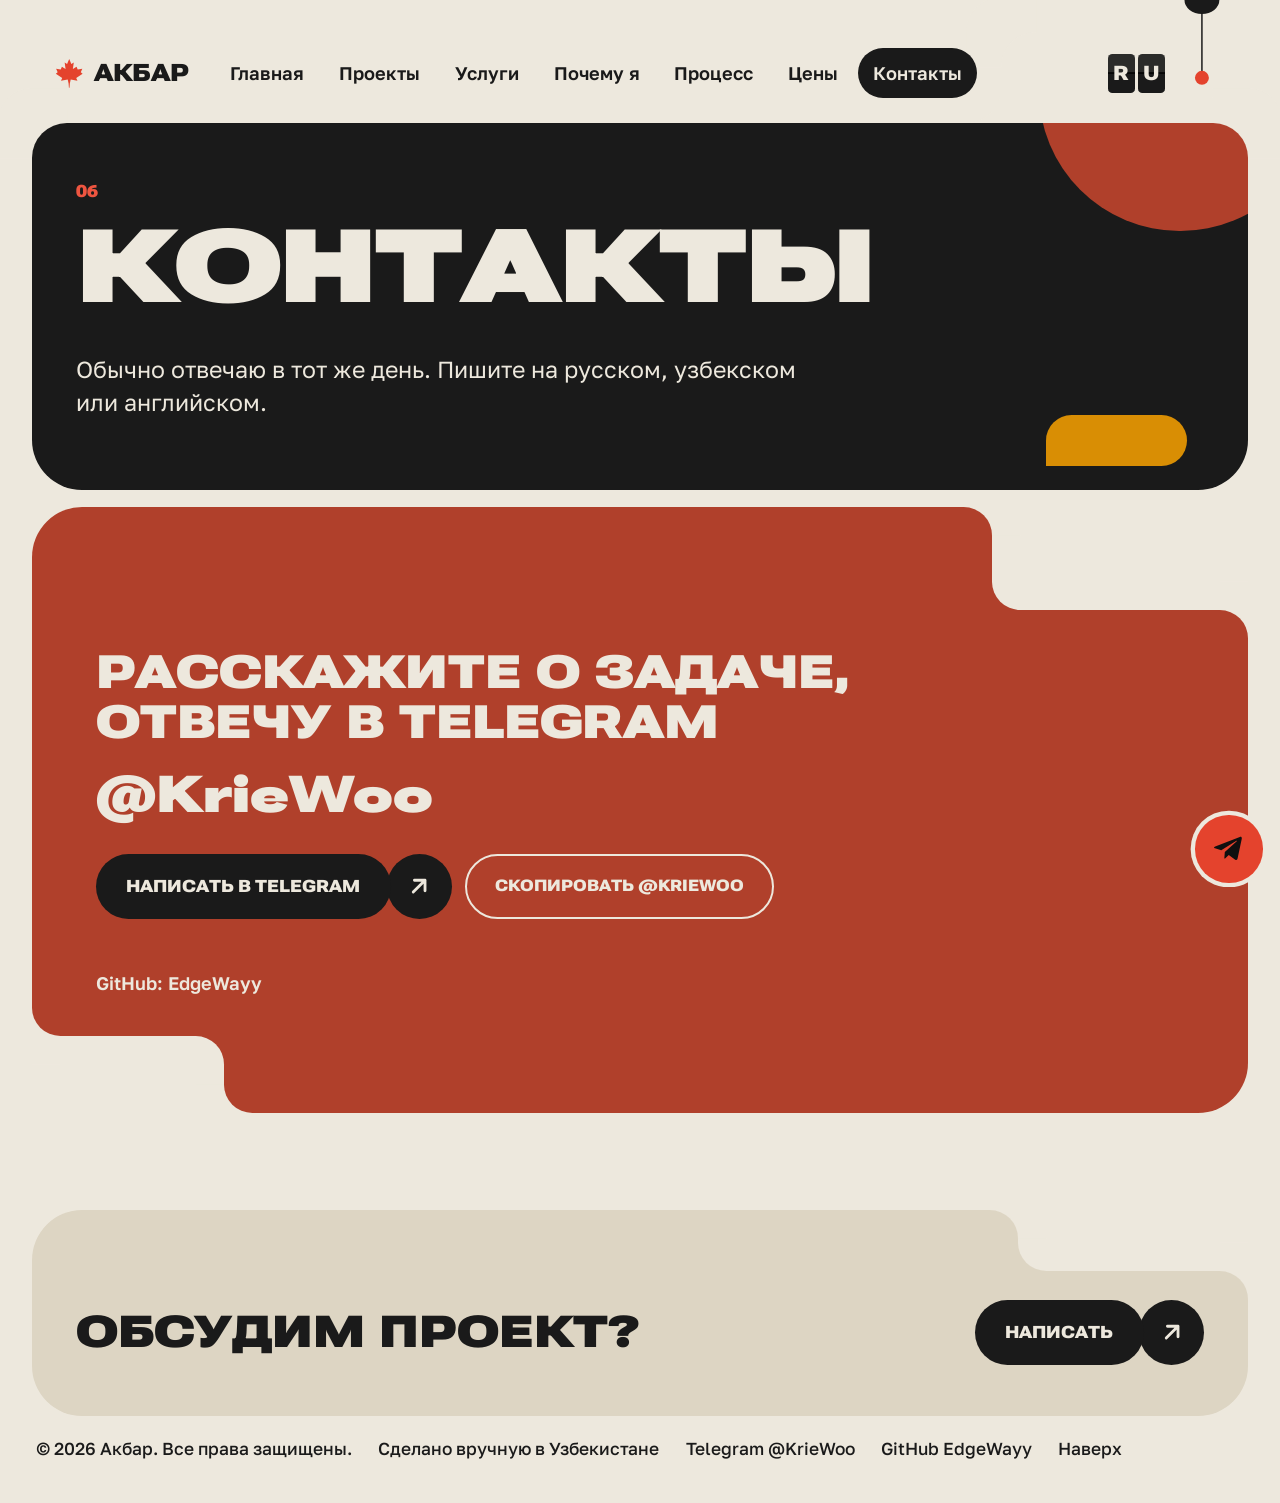
<file: contacts.html>
<!doctype html>
<html lang="ru" data-page="contacts" data-title-en="Contacts: Akbar" data-title-ru="Контакты: Акбар">
<head>
<meta charset="utf-8">
<meta http-equiv="Content-Security-Policy" content="default-src 'self'; script-src 'self' 'sha256-oxxmnM+duULMp66NEYNz/FhXK4x3OUqBIiBptB8wUuo='; style-src 'self' 'unsafe-inline'; font-src 'self'; img-src 'self' data:; connect-src 'self'; object-src 'none'; base-uri 'self'; form-action 'none'">
<meta name="referrer" content="strict-origin-when-cross-origin">
<meta name="viewport" content="width=device-width, initial-scale=1, viewport-fit=cover">
<title>Контакты: Акбар</title>
<meta name="description" content="Напишите в Telegram @KrieWoo. Обычно отвечаю в тот же день.">
<meta name="theme-color" content="#1A1A1A">
<meta property="og:type" content="website">
<meta property="og:title" content="Контакты: Акбар">
<meta property="og:description" content="Напишите в Telegram @KrieWoo. Обычно отвечаю в тот же день.">
<meta property="og:url" content="https://edgewayy.github.io/portfolio-v2/contacts.html">
<meta property="og:image" content="https://edgewayy.github.io/portfolio-v2/img/og.jpg">
<meta property="og:locale" content="ru_RU">
<meta property="og:locale:alternate" content="en_US">
<meta name="twitter:card" content="summary_large_image">
<link rel="canonical" href="https://edgewayy.github.io/portfolio-v2/contacts.html">
<link rel="icon" href="favicon.svg" type="image/svg+xml">
<link rel="preload" href="fonts/roboto-flex-wide-cyrillic.woff2" as="font" type="font/woff2" crossorigin>
<link rel="preload" href="fonts/golos-text-cyrillic.woff2" as="font" type="font/woff2" crossorigin>
<script>(function(){var d=document.documentElement,l;d.classList.add("js");try{l=localStorage.getItem("akbar-lang")}catch(e){}if(l==="en"){d.lang="en";d.classList.add("lang-pending");var k=document.createElement("link");k.rel="preload";k.as="font";k.type="font/woff2";k.crossOrigin="";k.href="fonts/roboto-flex-wide-latin.woff2";document.head.appendChild(k)}
var t;try{t=localStorage.getItem("akbar-theme")}catch(e){}if(t!=="dark"&&t!=="light")t=matchMedia("(prefers-color-scheme:dark)").matches?"dark":"light";d.dataset.theme=t;
var a;try{a=sessionStorage.getItem("akbar-acid")}catch(e){}if(a==="1")d.dataset.mode="acid";
var m=matchMedia("(hover:hover) and (pointer:fine) and (min-width:1024px)").matches&&!matchMedia("(prefers-reduced-motion:reduce)").matches;d.dataset.perf=m?"full":"lite";
setTimeout(function(){if(!window.SITE)d.classList.remove("js","gate-on")},3000)})()</script>
<link rel="stylesheet" href="styles.css">
</head>
<body id="top">
<a class="skip" href="#main"><span data-i18n="skip">Перейти к содержимому</span></a>
<span class="vh" aria-live="polite" data-lang-live></span>
<div class="wrap">
<header class="top">
  <div class="top__notch cut tl">
    <div class="brand">
      <button class="logo__mark ix ix--logo" type="button" aria-label="Секрет: удерживай листик" data-i18n-aria-label="secret.label" aria-describedby="leaf-hint"><svg class="logo__ring" viewBox="0 0 36 36" aria-hidden="true"><circle cx="18" cy="18" r="16.5" pathLength="100"/></svg><svg viewBox="0 0 100 100" aria-hidden="true"><path fill="currentColor" d="M50 3 57 20 65 15 62 36 74 29 78 38 93 35 88 47 94 52 73 66 77 75 55 71 52 84 51 98H49L48 84 45 71 23 75 27 66 6 52 12 47 7 35 22 38 26 29 38 36 35 15 43 20Z"/></svg></button>
      <a class="logo ix" href="index.html" aria-label="Акбар, на главную" data-i18n-aria-label="nav.home"><span class="logo__word"><span data-i18n="home.name">Акбар</span></span></a>
      <span class="leaf-hint" id="leaf-hint" aria-hidden="true"><svg class="leaf-hint__arrow" viewBox="0 0 24 20"><path pathLength="1" d="M22 16C14 18 6 15 5 4M1.5 8 5 3.5 9 7.5" fill="none" stroke="currentColor" stroke-width="1.5" stroke-linecap="round" stroke-linejoin="round"/></svg><span data-i18n="secret.hint">Удерживай 3 секунды</span></span>
    </div>
    <button class="menu-btn ix ix--round" type="button" aria-expanded="false" aria-controls="site-nav" aria-label="Меню" data-i18n-aria-label="nav.menu" data-menu-btn><svg viewBox="0 0 24 24" aria-hidden="true"><path d="M4 8h16M4 16h16" fill="none" stroke="currentColor" stroke-width="2.4" stroke-linecap="round"/></svg></button>
    <nav id="site-nav" class="nav" aria-label="Страницы сайта" data-i18n-aria-label="nav.label">
      <button class="nav__close ix ix--round" type="button" aria-label="Закрыть" data-i18n-aria-label="nav.close" data-menu-close><svg viewBox="0 0 24 24" aria-hidden="true"><path d="M6 6l12 12M18 6 6 18" fill="none" stroke="currentColor" stroke-width="2.4" stroke-linecap="round"/></svg></button>
      <ul><li><a href="index.html"><i aria-hidden="true">01</i><span data-i18n="x223">Главная</span></a></li><li><a href="projects.html"><i aria-hidden="true">02</i><span data-i18n="x224">Проекты</span></a></li><li><a href="services.html"><i aria-hidden="true">03</i><span data-i18n="x225">Услуги</span></a></li><li><a href="why.html"><i aria-hidden="true">04</i><span data-i18n="x226">Почему я</span></a></li><li><a href="process.html"><i aria-hidden="true">05</i><span data-i18n="x227">Процесс</span></a></li><li><a href="prices.html"><i aria-hidden="true">06</i><span data-i18n="x228">Цены</span></a></li><li><a href="contacts.html" aria-current="page"><i aria-hidden="true">07</i><span data-i18n="x229">Контакты</span></a></li></ul>
    </nav>
  </div>
  <div class="top__lang cut tr"><button class="flap" type="button" data-flap aria-label="Switch language to English" lang="en"><span class="flap__cells" aria-hidden="true"><span class="flap__cell"><span class="flap__half flap__top"><b>R</b></span><span class="flap__half flap__bot"><b>R</b></span><span class="flap__half flap__top flap__leaf"><b>R</b></span><span class="flap__half flap__bot flap__leaf"><b>R</b></span></span><span class="flap__cell"><span class="flap__half flap__top"><b>U</b></span><span class="flap__half flap__bot"><b>U</b></span><span class="flap__half flap__top flap__leaf"><b>U</b></span><span class="flap__half flap__bot flap__leaf"><b>U</b></span></span></span></button><div class="lamp" data-lamp>
  <svg class="lamp__svg" aria-hidden="true"><path class="lamp__glow"/><path class="lamp__shade"/><path class="lamp__cord"/><circle class="lamp__bead"/></svg>
  <button class="lamp__hit" type="button" role="switch" aria-checked="false" data-theme-btn aria-label="Включить тёмную тему"></button>
</div></div>
</header>
<main id="main">
<section class="panel panel--page">
  <span class="shape shape--a" data-parallax="-.06" aria-hidden="true"></span>
  <span class="shape shape--b" data-parallax=".05" aria-hidden="true"></span>
  <div class="panel__in">
    <p class="kicker"><i>06</i></p>
    <h1 data-i18n="contacts.h1" class="giant" data-words>Контакты</h1>
    <p data-i18n="contacts.resp" class="lead">Обычно отвечаю в тот же день. Пишите на русском, узбекском или английском.</p>
  </div>
</section>
<section class="contact" data-reveal>
  <span class="cut tr contact__cut" aria-hidden="true"></span>
  <span class="cut bl contact__cut2" aria-hidden="true"></span>
  <h2 data-i18n="contacts.h2" class="contact__h">Расскажите о задаче, отвечу в Telegram</h2>
  <a class="contact__handle ix ix--text" href="https://t.me/KrieWoo" target="_blank" rel="noopener">@KrieWoo</a>
  <div class="contact__btns">
    <a class="cta ix ix--pill cta--ink magnetic" href="https://t.me/KrieWoo" target="_blank" rel="noopener"><span class="cta__pill"><span data-i18n="contacts.write">Написать в Telegram</span></span><span class="cta__round"><svg viewBox="0 0 24 24" aria-hidden="true"><path d="M7 17 17 7M8 7h9v9" fill="none" stroke="currentColor" stroke-width="2.4" stroke-linecap="round" stroke-linejoin="round"/></svg></span></a>
    <button class="pillbtn ix ix--pill" type="button" data-copy="@KrieWoo"><span data-i18n="contacts.copy">Скопировать @KrieWoo</span></button>
  </div>
  <p class="contact__status" role="status" aria-live="polite" data-copy-status></p>
  <span hidden><span data-i18n="contacts.copied">Скопировано: @KrieWoo</span><span data-i18n="contacts.copyFail">Не удалось скопировать. Ник: @KrieWoo</span></span>
  <ul class="contact__links">
    <li><a class="link ix--link" href="https://github.com/EdgeWayy" target="_blank" rel="noopener">GitHub: EdgeWayy</a></li>
  </ul>
</section>
</main>
<footer class="foot">
  <div class="foot__panel" data-reveal>
    <span class="cut tr foot__cut" aria-hidden="true"></span>
    <p data-i18n="foot.big" class="foot__big">Обсудим проект?</p>
    <a class="cta ix ix--pill cta--ink magnetic" href="https://t.me/KrieWoo" target="_blank" rel="noopener"><span class="cta__pill"><span data-i18n="foot.cta">Написать</span></span><span class="cta__round"><svg viewBox="0 0 24 24" aria-hidden="true"><path d="M7 17 17 7M8 7h9v9" fill="none" stroke="currentColor" stroke-width="2.4" stroke-linecap="round" stroke-linejoin="round"/></svg></span></a>
  </div>
  <div class="foot__row">
    <span data-i18n="foot.copy">© 2026 Акбар. Все права защищены.</span>
    <span data-i18n="foot.made">Сделано вручную в Узбекистане</span>
    <a class="link ix--link" href="https://t.me/KrieWoo" target="_blank" rel="noopener">Telegram @KrieWoo</a>
    <a class="link ix--link" href="https://github.com/EdgeWayy" target="_blank" rel="noopener">GitHub EdgeWayy</a>
    <a class="link ix--link" href="#top"><span data-i18n="foot.top">Наверх</span></a>
  </div>
</footer>
<a class="fab ix ix--round magnetic" href="https://t.me/KrieWoo" target="_blank" rel="noopener" aria-label="Написать в Telegram" data-i18n-aria-label="float.tg"><svg viewBox="0 0 24 24" aria-hidden="true"><path fill="currentColor" d="M21.9 4.3 18.7 19.5c-.2 1.1-.9 1.3-1.8.8l-4.9-3.6-2.4 2.3c-.3.3-.5.5-1 .5l.4-5 9.1-8.2c.4-.4-.1-.6-.6-.2L6.3 13.2 1.5 11.7c-1-.3-1-1 .2-1.5L20.4 3c.9-.3 1.7.2 1.5 1.3z"/></svg></a>
</div>
<script src="js/i18n.js" defer></script>
<script src="main.js" defer></script>
</body>
</html>
</file>
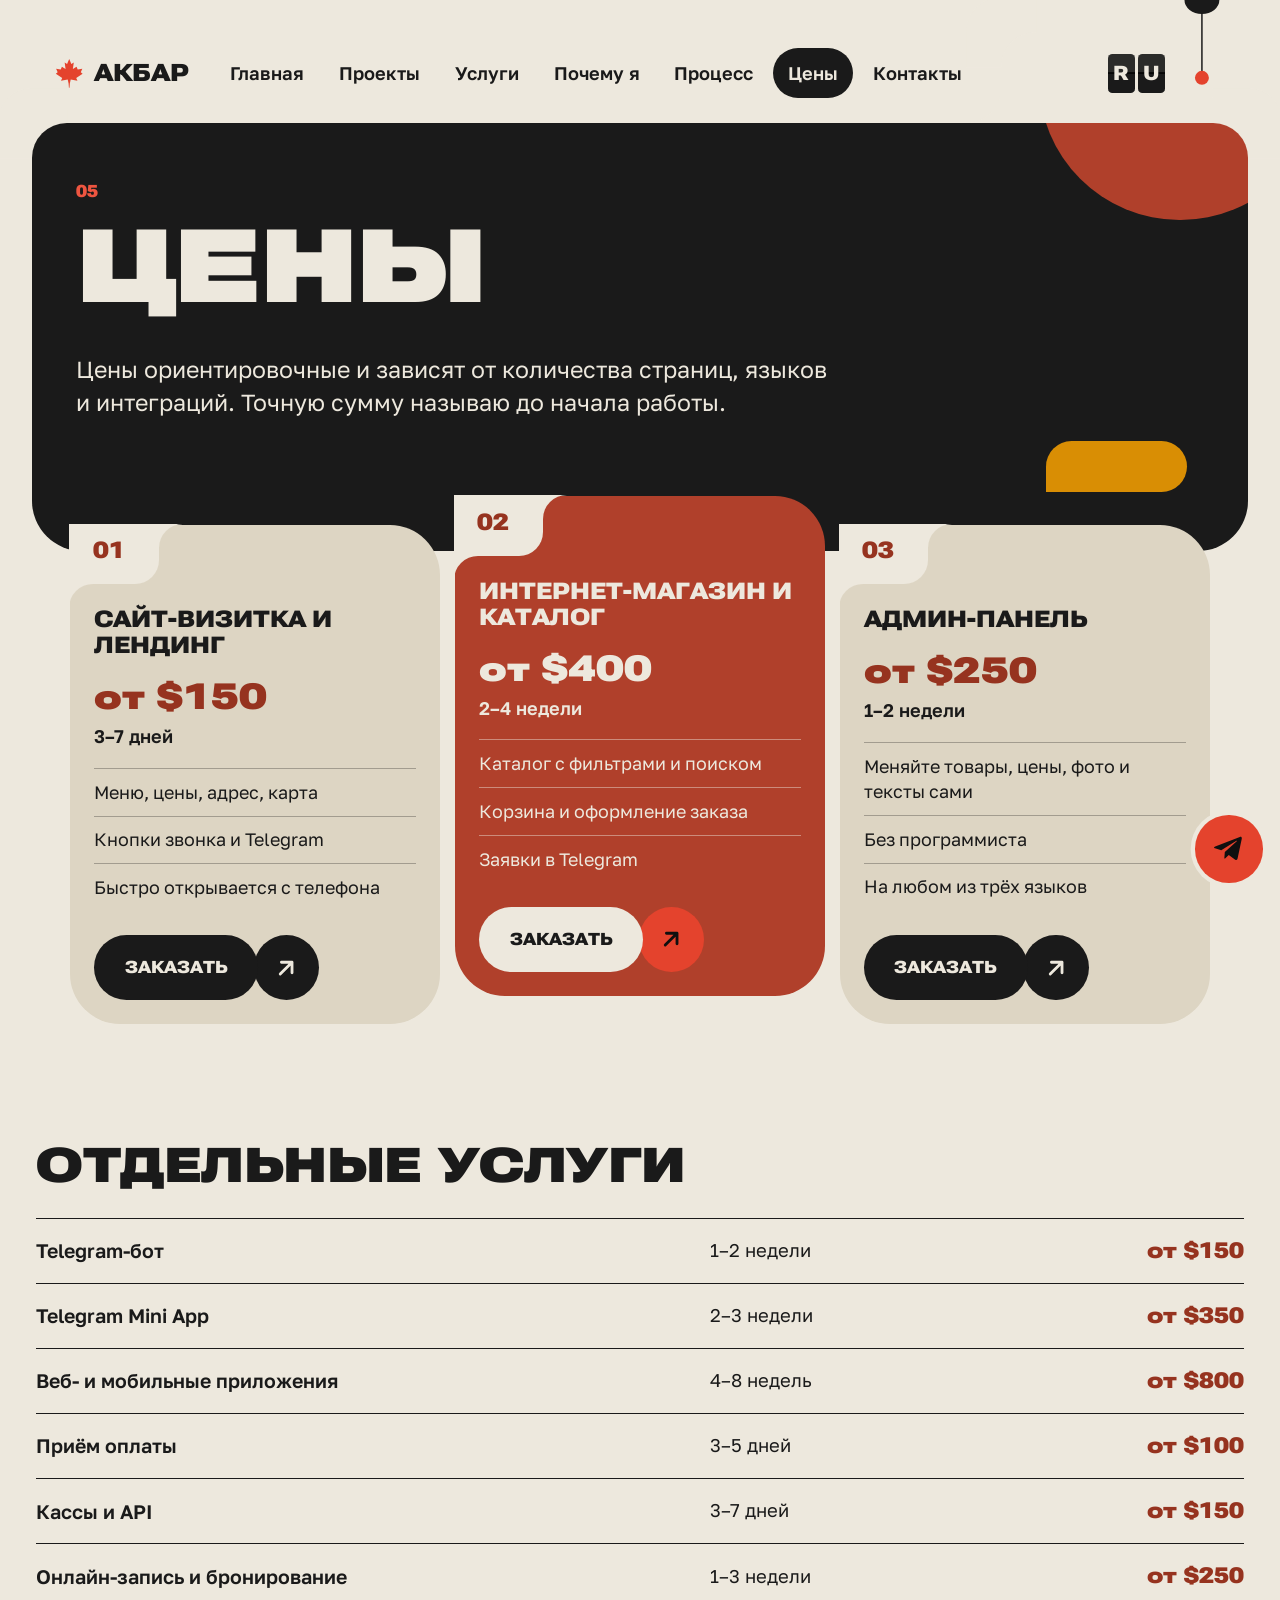
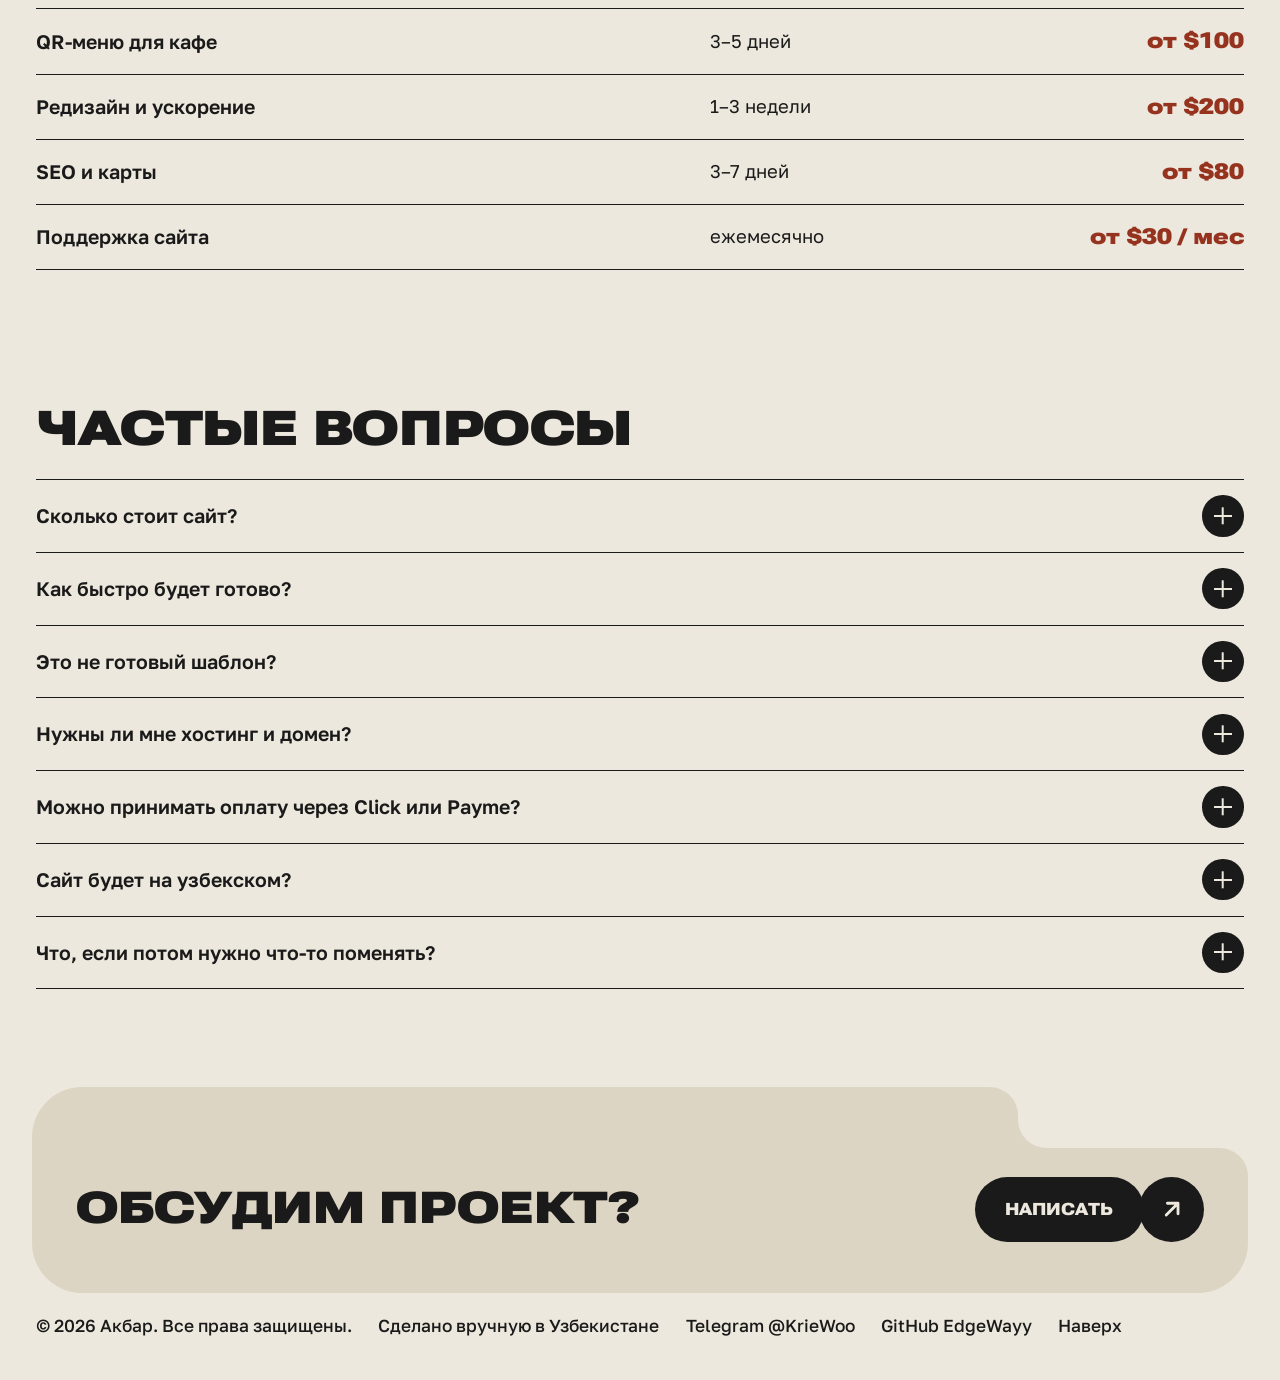
<file: prices.html>
<!doctype html>
<html lang="ru" data-page="prices" data-title-en="Prices: Akbar" data-title-ru="Цены: Акбар">
<head>
<meta charset="utf-8">
<meta http-equiv="Content-Security-Policy" content="default-src 'self'; script-src 'self' 'sha256-oxxmnM+duULMp66NEYNz/FhXK4x3OUqBIiBptB8wUuo='; style-src 'self' 'unsafe-inline'; font-src 'self'; img-src 'self' data:; connect-src 'self'; object-src 'none'; base-uri 'self'; form-action 'none'">
<meta name="referrer" content="strict-origin-when-cross-origin">
<meta name="viewport" content="width=device-width, initial-scale=1, viewport-fit=cover">
<title>Цены: Акбар</title>
<meta name="description" content="Сайт от $150, магазин от $400, админ-панель от $250. Точную сумму называю до начала работы.">
<meta name="theme-color" content="#1A1A1A">
<meta property="og:type" content="website">
<meta property="og:title" content="Цены: Акбар">
<meta property="og:description" content="Сайт от $150, магазин от $400, админ-панель от $250. Точную сумму называю до начала работы.">
<meta property="og:url" content="https://edgewayy.github.io/portfolio-v2/prices.html">
<meta property="og:image" content="https://edgewayy.github.io/portfolio-v2/img/og.jpg">
<meta property="og:locale" content="ru_RU">
<meta property="og:locale:alternate" content="en_US">
<meta name="twitter:card" content="summary_large_image">
<link rel="canonical" href="https://edgewayy.github.io/portfolio-v2/prices.html">
<link rel="icon" href="favicon.svg" type="image/svg+xml">
<link rel="preload" href="fonts/roboto-flex-wide-cyrillic.woff2" as="font" type="font/woff2" crossorigin>
<link rel="preload" href="fonts/golos-text-cyrillic.woff2" as="font" type="font/woff2" crossorigin>
<script>(function(){var d=document.documentElement,l;d.classList.add("js");try{l=localStorage.getItem("akbar-lang")}catch(e){}if(l==="en"){d.lang="en";d.classList.add("lang-pending");var k=document.createElement("link");k.rel="preload";k.as="font";k.type="font/woff2";k.crossOrigin="";k.href="fonts/roboto-flex-wide-latin.woff2";document.head.appendChild(k)}
var t;try{t=localStorage.getItem("akbar-theme")}catch(e){}if(t!=="dark"&&t!=="light")t=matchMedia("(prefers-color-scheme:dark)").matches?"dark":"light";d.dataset.theme=t;
var a;try{a=sessionStorage.getItem("akbar-acid")}catch(e){}if(a==="1")d.dataset.mode="acid";
var m=matchMedia("(hover:hover) and (pointer:fine) and (min-width:1024px)").matches&&!matchMedia("(prefers-reduced-motion:reduce)").matches;d.dataset.perf=m?"full":"lite";
setTimeout(function(){if(!window.SITE)d.classList.remove("js","gate-on")},3000)})()</script>
<link rel="stylesheet" href="styles.css">
</head>
<body id="top">
<a class="skip" href="#main"><span data-i18n="skip">Перейти к содержимому</span></a>
<span class="vh" aria-live="polite" data-lang-live></span>
<div class="wrap">
<header class="top">
  <div class="top__notch cut tl">
    <div class="brand">
      <button class="logo__mark ix ix--logo" type="button" aria-label="Секрет: удерживай листик" data-i18n-aria-label="secret.label" aria-describedby="leaf-hint"><svg class="logo__ring" viewBox="0 0 36 36" aria-hidden="true"><circle cx="18" cy="18" r="16.5" pathLength="100"/></svg><svg viewBox="0 0 100 100" aria-hidden="true"><path fill="currentColor" d="M50 3 57 20 65 15 62 36 74 29 78 38 93 35 88 47 94 52 73 66 77 75 55 71 52 84 51 98H49L48 84 45 71 23 75 27 66 6 52 12 47 7 35 22 38 26 29 38 36 35 15 43 20Z"/></svg></button>
      <a class="logo ix" href="index.html" aria-label="Акбар, на главную" data-i18n-aria-label="nav.home"><span class="logo__word"><span data-i18n="home.name">Акбар</span></span></a>
      <span class="leaf-hint" id="leaf-hint" aria-hidden="true"><svg class="leaf-hint__arrow" viewBox="0 0 24 20"><path pathLength="1" d="M22 16C14 18 6 15 5 4M1.5 8 5 3.5 9 7.5" fill="none" stroke="currentColor" stroke-width="1.5" stroke-linecap="round" stroke-linejoin="round"/></svg><span data-i18n="secret.hint">Удерживай 3 секунды</span></span>
    </div>
    <button class="menu-btn ix ix--round" type="button" aria-expanded="false" aria-controls="site-nav" aria-label="Меню" data-i18n-aria-label="nav.menu" data-menu-btn><svg viewBox="0 0 24 24" aria-hidden="true"><path d="M4 8h16M4 16h16" fill="none" stroke="currentColor" stroke-width="2.4" stroke-linecap="round"/></svg></button>
    <nav id="site-nav" class="nav" aria-label="Страницы сайта" data-i18n-aria-label="nav.label">
      <button class="nav__close ix ix--round" type="button" aria-label="Закрыть" data-i18n-aria-label="nav.close" data-menu-close><svg viewBox="0 0 24 24" aria-hidden="true"><path d="M6 6l12 12M18 6 6 18" fill="none" stroke="currentColor" stroke-width="2.4" stroke-linecap="round"/></svg></button>
      <ul><li><a href="index.html"><i aria-hidden="true">01</i><span data-i18n="x154">Главная</span></a></li><li><a href="projects.html"><i aria-hidden="true">02</i><span data-i18n="x155">Проекты</span></a></li><li><a href="services.html"><i aria-hidden="true">03</i><span data-i18n="x156">Услуги</span></a></li><li><a href="why.html"><i aria-hidden="true">04</i><span data-i18n="x157">Почему я</span></a></li><li><a href="process.html"><i aria-hidden="true">05</i><span data-i18n="x158">Процесс</span></a></li><li><a href="prices.html" aria-current="page"><i aria-hidden="true">06</i><span data-i18n="x159">Цены</span></a></li><li><a href="contacts.html"><i aria-hidden="true">07</i><span data-i18n="x160">Контакты</span></a></li></ul>
    </nav>
  </div>
  <div class="top__lang cut tr"><button class="flap" type="button" data-flap aria-label="Switch language to English" lang="en"><span class="flap__cells" aria-hidden="true"><span class="flap__cell"><span class="flap__half flap__top"><b>R</b></span><span class="flap__half flap__bot"><b>R</b></span><span class="flap__half flap__top flap__leaf"><b>R</b></span><span class="flap__half flap__bot flap__leaf"><b>R</b></span></span><span class="flap__cell"><span class="flap__half flap__top"><b>U</b></span><span class="flap__half flap__bot"><b>U</b></span><span class="flap__half flap__top flap__leaf"><b>U</b></span><span class="flap__half flap__bot flap__leaf"><b>U</b></span></span></span></button><div class="lamp" data-lamp>
  <svg class="lamp__svg" aria-hidden="true"><path class="lamp__glow"/><path class="lamp__shade"/><path class="lamp__cord"/><circle class="lamp__bead"/></svg>
  <button class="lamp__hit" type="button" role="switch" aria-checked="false" data-theme-btn aria-label="Включить тёмную тему"></button>
</div></div>
</header>
<main id="main">
<section class="panel panel--page">
  <span class="shape shape--a" data-parallax="-.06" aria-hidden="true"></span>
  <span class="shape shape--b" data-parallax=".05" aria-hidden="true"></span>
  <div class="panel__in">
    <p class="kicker"><i>05</i></p>
    <h1 data-i18n="prices.h1" class="giant" data-words>Цены</h1>
    <p data-i18n="prices.lead" class="lead">Цены ориентировочные и зависят от количества страниц, языков и интеграций. Точную сумму называю до начала работы.</p>
  </div>
</section>
<section class="plans">
<article class="plan " data-reveal>
    <span class="cut tl tab" aria-hidden="true">01</span>
    <h3 data-i18n="x161" class="h3">Сайт-визитка и лендинг</h3>
    <p class="plan__price"><span data-i18n="x162">от $150</span></p>
    <p class="plan__term"><span data-i18n="x163">3–7 дней</span></p>
    <ul><li data-i18n="x164">Меню, цены, адрес, карта</li><li data-i18n="x165">Кнопки звонка и Telegram</li><li data-i18n="x166">Быстро открывается с телефона</li></ul>
    <a class="cta ix ix--pill cta--ink" href="https://t.me/KrieWoo" target="_blank" rel="noopener"><span class="cta__pill"><span data-i18n="prices.pick">Заказать</span></span><span class="cta__round"><svg viewBox="0 0 24 24" aria-hidden="true"><path d="M7 17 17 7M8 7h9v9" fill="none" stroke="currentColor" stroke-width="2.4" stroke-linecap="round" stroke-linejoin="round"/></svg></span></a>
  </article>
<article class="plan plan--hot" data-reveal>
    <span class="cut tl tab" aria-hidden="true">02</span>
    <h3 data-i18n="x167" class="h3">Интернет-магазин и каталог</h3>
    <p class="plan__price"><span data-i18n="x168">от $400</span></p>
    <p class="plan__term"><span data-i18n="x169">2–4 недели</span></p>
    <ul><li data-i18n="x170">Каталог с фильтрами и поиском</li><li data-i18n="x171">Корзина и оформление заказа</li><li data-i18n="x172">Заявки в Telegram</li></ul>
    <a class="cta ix ix--pill " href="https://t.me/KrieWoo" target="_blank" rel="noopener"><span class="cta__pill"><span data-i18n="prices.pick">Заказать</span></span><span class="cta__round"><svg viewBox="0 0 24 24" aria-hidden="true"><path d="M7 17 17 7M8 7h9v9" fill="none" stroke="currentColor" stroke-width="2.4" stroke-linecap="round" stroke-linejoin="round"/></svg></span></a>
  </article>
<article class="plan " data-reveal>
    <span class="cut tl tab" aria-hidden="true">03</span>
    <h3 data-i18n="x173" class="h3">Админ-панель</h3>
    <p class="plan__price"><span data-i18n="x174">от $250</span></p>
    <p class="plan__term"><span data-i18n="x175">1–2 недели</span></p>
    <ul><li data-i18n="x176">Меняйте товары, цены, фото и тексты сами</li><li data-i18n="x177">Без программиста</li><li data-i18n="x178">На любом из трёх языков</li></ul>
    <a class="cta ix ix--pill cta--ink" href="https://t.me/KrieWoo" target="_blank" rel="noopener"><span class="cta__pill"><span data-i18n="prices.pick">Заказать</span></span><span class="cta__round"><svg viewBox="0 0 24 24" aria-hidden="true"><path d="M7 17 17 7M8 7h9v9" fill="none" stroke="currentColor" stroke-width="2.4" stroke-linecap="round" stroke-linejoin="round"/></svg></span></a>
  </article>
</section>
<section class="pricelist">
  <h2 data-i18n="prices.more" class="h2" data-reveal>Отдельные услуги</h2>
  <ul>
  <li data-reveal><b data-i18n="x179">Telegram-бот</b><span><span data-i18n="x180">1–2 недели</span></span><strong><span data-i18n="x181">от $150</span></strong></li>
<li data-reveal><b data-i18n="x182">Telegram Mini App</b><span><span data-i18n="x183">2–3 недели</span></span><strong><span data-i18n="x184">от $350</span></strong></li>
<li data-reveal><b data-i18n="x185">Веб- и мобильные приложения</b><span><span data-i18n="x186">4–8 недель</span></span><strong><span data-i18n="x187">от $800</span></strong></li>
<li data-reveal><b data-i18n="x188">Приём оплаты</b><span><span data-i18n="x189">3–5 дней</span></span><strong><span data-i18n="x190">от $100</span></strong></li>
<li data-reveal><b data-i18n="x191">Кассы и API</b><span><span data-i18n="x192">3–7 дней</span></span><strong><span data-i18n="x193">от $150</span></strong></li>
<li data-reveal><b data-i18n="x194">Онлайн-запись и бронирование</b><span><span data-i18n="x195">1–3 недели</span></span><strong><span data-i18n="x196">от $250</span></strong></li>
<li data-reveal><b data-i18n="x197">QR-меню для кафе</b><span><span data-i18n="x198">3–5 дней</span></span><strong><span data-i18n="x199">от $100</span></strong></li>
<li data-reveal><b data-i18n="x200">Редизайн и ускорение</b><span><span data-i18n="x201">1–3 недели</span></span><strong><span data-i18n="x202">от $200</span></strong></li>
<li data-reveal><b data-i18n="x203">SEO и карты</b><span><span data-i18n="x204">3–7 дней</span></span><strong><span data-i18n="x205">от $80</span></strong></li>
<li data-reveal><b data-i18n="x206">Поддержка сайта</b><span><span data-i18n="x207">ежемесячно</span></span><strong><span data-i18n="x208">от $30 / мес</span></strong></li>
  </ul>
</section>
<section class="faq">
  <h2 data-i18n="prices.faq" class="h2" data-reveal>Частые вопросы</h2>
  <details data-reveal><summary><span data-i18n="x209">Сколько стоит сайт?</span><i class="faq__x" aria-hidden="true"></i></summary><p data-i18n="x210">Простой сайт-визитка от $150, магазин от $400. Цена зависит от количества страниц, языков и интеграций. Точную сумму называю после 15-минутного разговора, до начала работы.</p></details>
<details data-reveal><summary><span data-i18n="x211">Как быстро будет готово?</span><i class="faq__x" aria-hidden="true"></i></summary><p data-i18n="x212">Лендинг обычно за неделю, магазин за 2–4 недели. Первый экран вы увидите уже через 2–3 дня.</p></details>
<details data-reveal><summary><span data-i18n="x213">Это не готовый шаблон?</span><i class="faq__x" aria-hidden="true"></i></summary><p data-i18n="x214">Нет. Дизайн, структура и каждое решение мои, каждый проект делаю с чистого листа и проверяю вручную на реальных телефонах. Посмотрите демо в проектах: среди них нет двух похожих.</p></details>
<details data-reveal><summary><span data-i18n="x215">Нужны ли мне хостинг и домен?</span><i class="faq__x" aria-hidden="true"></i></summary><p data-i18n="x216">Помогу с обоими. Многие сайты можно бесплатно разместить на GitHub Pages или Cloudflare. Домен .uz или .com стоит примерно $10–20 в год.</p></details>
<details data-reveal><summary><span data-i18n="x217">Можно принимать оплату через Click или Payme?</span><i class="faq__x" aria-hidden="true"></i></summary><p data-i18n="x218">Да. Подключаю Click, Payme и Uzum. Для этого нужен договор вашего бизнеса с платёжной системой, подскажу, как его оформить.</p></details>
<details data-reveal><summary><span data-i18n="x219">Сайт будет на узбекском?</span><i class="faq__x" aria-hidden="true"></i></summary><p data-i18n="x220">Да, если нужно. Обычно делаю три языка: русский, узбекский и английский, с переключателем, который запоминает выбор.</p></details>
<details data-reveal><summary><span data-i18n="x221">Что, если потом нужно что-то поменять?</span><i class="faq__x" aria-hidden="true"></i></summary><p data-i18n="x222">Пишите в Telegram. Мелкие правки делаю быстро, а с админ-панелью цены, фото и тексты вы меняете сами.</p></details>
</section>
</main>
<footer class="foot">
  <div class="foot__panel" data-reveal>
    <span class="cut tr foot__cut" aria-hidden="true"></span>
    <p data-i18n="foot.big" class="foot__big">Обсудим проект?</p>
    <a class="cta ix ix--pill cta--ink magnetic" href="https://t.me/KrieWoo" target="_blank" rel="noopener"><span class="cta__pill"><span data-i18n="foot.cta">Написать</span></span><span class="cta__round"><svg viewBox="0 0 24 24" aria-hidden="true"><path d="M7 17 17 7M8 7h9v9" fill="none" stroke="currentColor" stroke-width="2.4" stroke-linecap="round" stroke-linejoin="round"/></svg></span></a>
  </div>
  <div class="foot__row">
    <span data-i18n="foot.copy">© 2026 Акбар. Все права защищены.</span>
    <span data-i18n="foot.made">Сделано вручную в Узбекистане</span>
    <a class="link ix--link" href="https://t.me/KrieWoo" target="_blank" rel="noopener">Telegram @KrieWoo</a>
    <a class="link ix--link" href="https://github.com/EdgeWayy" target="_blank" rel="noopener">GitHub EdgeWayy</a>
    <a class="link ix--link" href="#top"><span data-i18n="foot.top">Наверх</span></a>
  </div>
</footer>
<a class="fab ix ix--round magnetic" href="https://t.me/KrieWoo" target="_blank" rel="noopener" aria-label="Написать в Telegram" data-i18n-aria-label="float.tg"><svg viewBox="0 0 24 24" aria-hidden="true"><path fill="currentColor" d="M21.9 4.3 18.7 19.5c-.2 1.1-.9 1.3-1.8.8l-4.9-3.6-2.4 2.3c-.3.3-.5.5-1 .5l.4-5 9.1-8.2c.4-.4-.1-.6-.6-.2L6.3 13.2 1.5 11.7c-1-.3-1-1 .2-1.5L20.4 3c.9-.3 1.7.2 1.5 1.3z"/></svg></a>
</div>
<script src="js/i18n.js" defer></script>
<script src="main.js" defer></script>
</body>
</html>
</file>
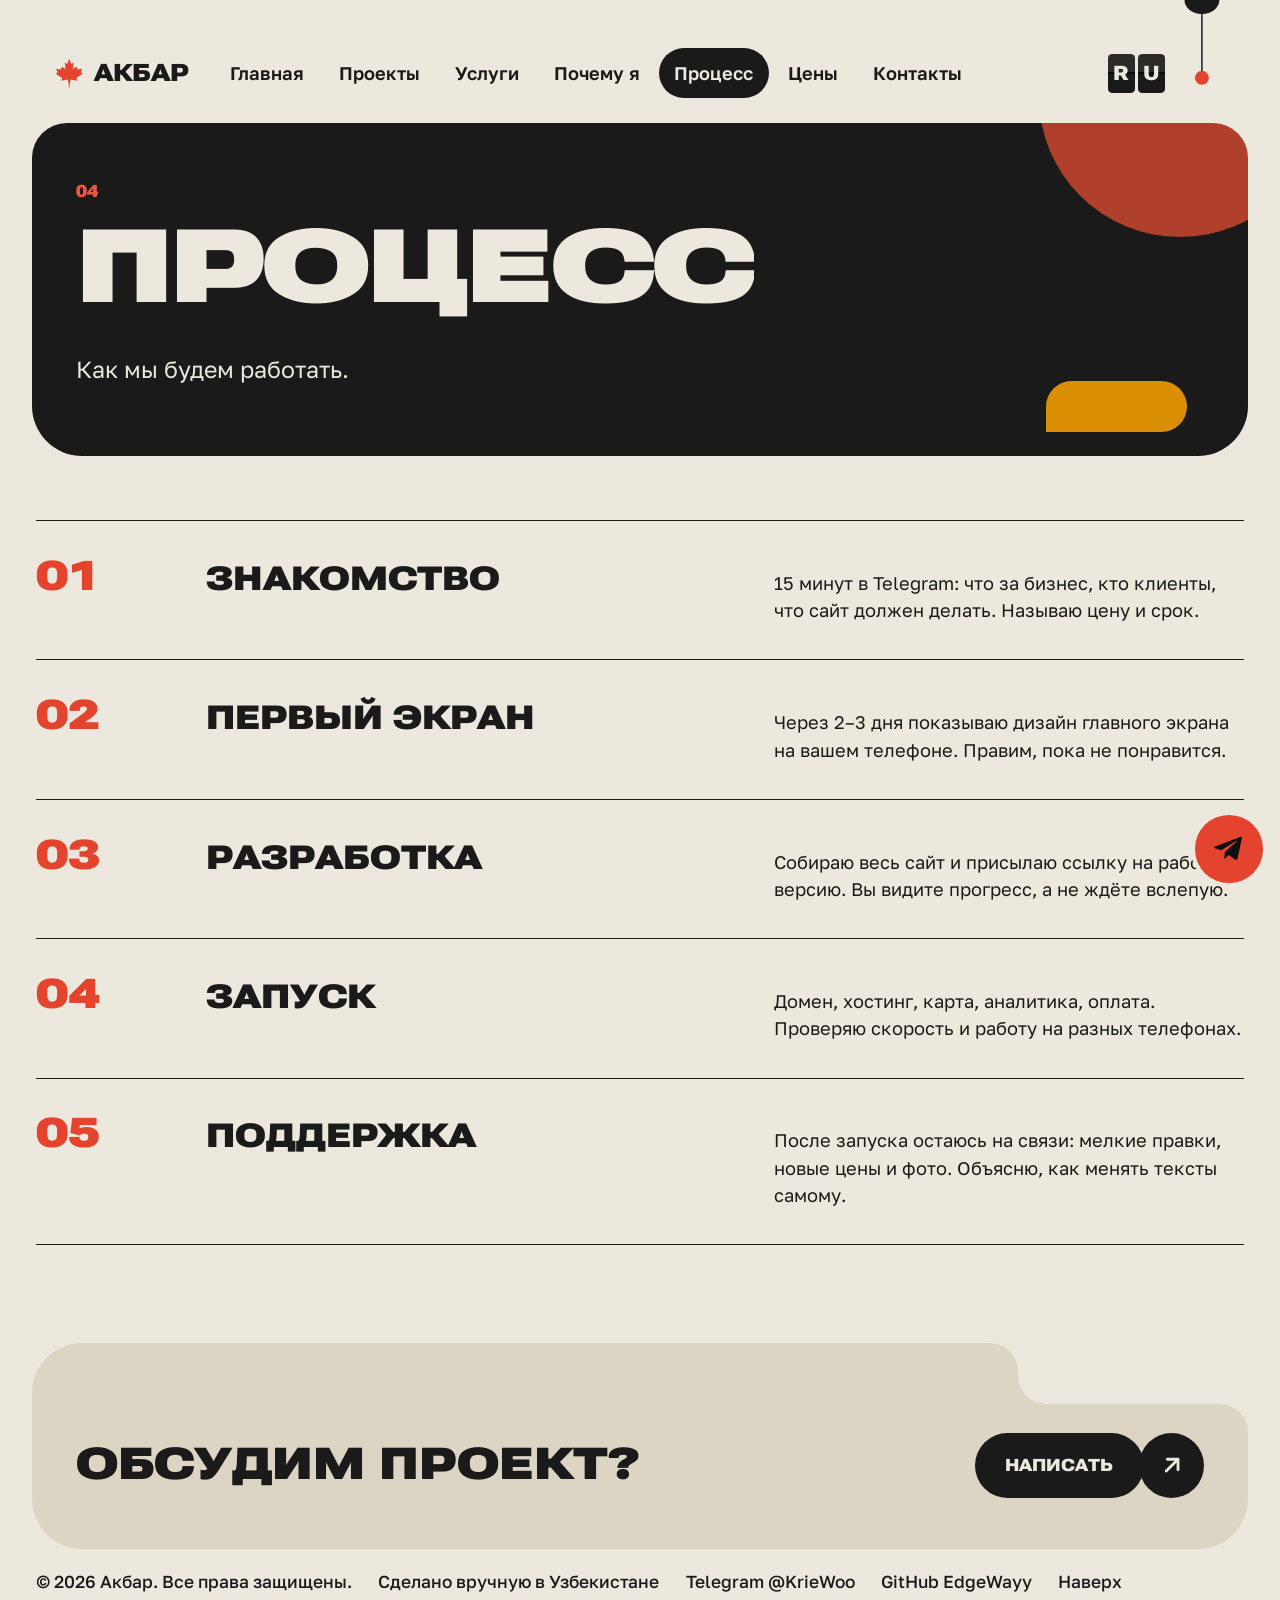
<file: process.html>
<!doctype html>
<html lang="ru" data-page="process" data-title-en="Process: Akbar" data-title-ru="Процесс: Акбар">
<head>
<meta charset="utf-8">
<meta http-equiv="Content-Security-Policy" content="default-src 'self'; script-src 'self' 'sha256-oxxmnM+duULMp66NEYNz/FhXK4x3OUqBIiBptB8wUuo='; style-src 'self' 'unsafe-inline'; font-src 'self'; img-src 'self' data:; connect-src 'self'; object-src 'none'; base-uri 'self'; form-action 'none'">
<meta name="referrer" content="strict-origin-when-cross-origin">
<meta name="viewport" content="width=device-width, initial-scale=1, viewport-fit=cover">
<title>Процесс: Акбар</title>
<meta name="description" content="Пять шагов работы: знакомство, первый экран, разработка, запуск и поддержка.">
<meta name="theme-color" content="#1A1A1A">
<meta property="og:type" content="website">
<meta property="og:title" content="Процесс: Акбар">
<meta property="og:description" content="Пять шагов работы: знакомство, первый экран, разработка, запуск и поддержка.">
<meta property="og:url" content="https://edgewayy.github.io/portfolio-v2/process.html">
<meta property="og:image" content="https://edgewayy.github.io/portfolio-v2/img/og.jpg">
<meta property="og:locale" content="ru_RU">
<meta property="og:locale:alternate" content="en_US">
<meta name="twitter:card" content="summary_large_image">
<link rel="canonical" href="https://edgewayy.github.io/portfolio-v2/process.html">
<link rel="icon" href="favicon.svg" type="image/svg+xml">
<link rel="preload" href="fonts/roboto-flex-wide-cyrillic.woff2" as="font" type="font/woff2" crossorigin>
<link rel="preload" href="fonts/golos-text-cyrillic.woff2" as="font" type="font/woff2" crossorigin>
<script>(function(){var d=document.documentElement,l;d.classList.add("js");try{l=localStorage.getItem("akbar-lang")}catch(e){}if(l==="en"){d.lang="en";d.classList.add("lang-pending");var k=document.createElement("link");k.rel="preload";k.as="font";k.type="font/woff2";k.crossOrigin="";k.href="fonts/roboto-flex-wide-latin.woff2";document.head.appendChild(k)}
var t;try{t=localStorage.getItem("akbar-theme")}catch(e){}if(t!=="dark"&&t!=="light")t=matchMedia("(prefers-color-scheme:dark)").matches?"dark":"light";d.dataset.theme=t;
var a;try{a=sessionStorage.getItem("akbar-acid")}catch(e){}if(a==="1")d.dataset.mode="acid";
var m=matchMedia("(hover:hover) and (pointer:fine) and (min-width:1024px)").matches&&!matchMedia("(prefers-reduced-motion:reduce)").matches;d.dataset.perf=m?"full":"lite";
setTimeout(function(){if(!window.SITE)d.classList.remove("js","gate-on")},3000)})()</script>
<link rel="stylesheet" href="styles.css">
</head>
<body id="top">
<a class="skip" href="#main"><span data-i18n="skip">Перейти к содержимому</span></a>
<span class="vh" aria-live="polite" data-lang-live></span>
<div class="wrap">
<header class="top">
  <div class="top__notch cut tl">
    <div class="brand">
      <button class="logo__mark ix ix--logo" type="button" aria-label="Секрет: удерживай листик" data-i18n-aria-label="secret.label" aria-describedby="leaf-hint"><svg class="logo__ring" viewBox="0 0 36 36" aria-hidden="true"><circle cx="18" cy="18" r="16.5" pathLength="100"/></svg><svg viewBox="0 0 100 100" aria-hidden="true"><path fill="currentColor" d="M50 3 57 20 65 15 62 36 74 29 78 38 93 35 88 47 94 52 73 66 77 75 55 71 52 84 51 98H49L48 84 45 71 23 75 27 66 6 52 12 47 7 35 22 38 26 29 38 36 35 15 43 20Z"/></svg></button>
      <a class="logo ix" href="index.html" aria-label="Акбар, на главную" data-i18n-aria-label="nav.home"><span class="logo__word"><span data-i18n="home.name">Акбар</span></span></a>
      <span class="leaf-hint" id="leaf-hint" aria-hidden="true"><svg class="leaf-hint__arrow" viewBox="0 0 24 20"><path pathLength="1" d="M22 16C14 18 6 15 5 4M1.5 8 5 3.5 9 7.5" fill="none" stroke="currentColor" stroke-width="1.5" stroke-linecap="round" stroke-linejoin="round"/></svg><span data-i18n="secret.hint">Удерживай 3 секунды</span></span>
    </div>
    <button class="menu-btn ix ix--round" type="button" aria-expanded="false" aria-controls="site-nav" aria-label="Меню" data-i18n-aria-label="nav.menu" data-menu-btn><svg viewBox="0 0 24 24" aria-hidden="true"><path d="M4 8h16M4 16h16" fill="none" stroke="currentColor" stroke-width="2.4" stroke-linecap="round"/></svg></button>
    <nav id="site-nav" class="nav" aria-label="Страницы сайта" data-i18n-aria-label="nav.label">
      <button class="nav__close ix ix--round" type="button" aria-label="Закрыть" data-i18n-aria-label="nav.close" data-menu-close><svg viewBox="0 0 24 24" aria-hidden="true"><path d="M6 6l12 12M18 6 6 18" fill="none" stroke="currentColor" stroke-width="2.4" stroke-linecap="round"/></svg></button>
      <ul><li><a href="index.html"><i aria-hidden="true">01</i><span data-i18n="x147">Главная</span></a></li><li><a href="projects.html"><i aria-hidden="true">02</i><span data-i18n="x148">Проекты</span></a></li><li><a href="services.html"><i aria-hidden="true">03</i><span data-i18n="x149">Услуги</span></a></li><li><a href="why.html"><i aria-hidden="true">04</i><span data-i18n="x150">Почему я</span></a></li><li><a href="process.html" aria-current="page"><i aria-hidden="true">05</i><span data-i18n="x151">Процесс</span></a></li><li><a href="prices.html"><i aria-hidden="true">06</i><span data-i18n="x152">Цены</span></a></li><li><a href="contacts.html"><i aria-hidden="true">07</i><span data-i18n="x153">Контакты</span></a></li></ul>
    </nav>
  </div>
  <div class="top__lang cut tr"><button class="flap" type="button" data-flap aria-label="Switch language to English" lang="en"><span class="flap__cells" aria-hidden="true"><span class="flap__cell"><span class="flap__half flap__top"><b>R</b></span><span class="flap__half flap__bot"><b>R</b></span><span class="flap__half flap__top flap__leaf"><b>R</b></span><span class="flap__half flap__bot flap__leaf"><b>R</b></span></span><span class="flap__cell"><span class="flap__half flap__top"><b>U</b></span><span class="flap__half flap__bot"><b>U</b></span><span class="flap__half flap__top flap__leaf"><b>U</b></span><span class="flap__half flap__bot flap__leaf"><b>U</b></span></span></span></button><div class="lamp" data-lamp>
  <svg class="lamp__svg" aria-hidden="true"><path class="lamp__glow"/><path class="lamp__shade"/><path class="lamp__cord"/><circle class="lamp__bead"/></svg>
  <button class="lamp__hit" type="button" role="switch" aria-checked="false" data-theme-btn aria-label="Включить тёмную тему"></button>
</div></div>
</header>
<main id="main">
<section class="panel panel--page">
  <span class="shape shape--a" data-parallax="-.06" aria-hidden="true"></span>
  <span class="shape shape--b" data-parallax=".05" aria-hidden="true"></span>
  <div class="panel__in">
    <p class="kicker"><i>04</i></p>
    <h1 data-i18n="process.h1" class="giant" data-words>Процесс</h1>
    <p data-i18n="process.lead" class="lead">Как мы будем работать.</p>
  </div>
</section>
<ol class="steps">
<li class="step" data-reveal>
    <span class="step__n">01</span>
    <h2 data-i18n="process.1t" class="step__t">Знакомство</h2>
    <p data-i18n="process.1">15 минут в Telegram: что за бизнес, кто клиенты, что сайт должен делать. Называю цену и срок.</p>
  </li>
<li class="step" data-reveal>
    <span class="step__n">02</span>
    <h2 data-i18n="process.2t" class="step__t">Первый экран</h2>
    <p data-i18n="process.2">Через 2–3 дня показываю дизайн главного экрана на вашем телефоне. Правим, пока не понравится.</p>
  </li>
<li class="step" data-reveal>
    <span class="step__n">03</span>
    <h2 data-i18n="process.3t" class="step__t">Разработка</h2>
    <p data-i18n="process.3">Собираю весь сайт и присылаю ссылку на рабочую версию. Вы видите прогресс, а не ждёте вслепую.</p>
  </li>
<li class="step" data-reveal>
    <span class="step__n">04</span>
    <h2 data-i18n="process.4t" class="step__t">Запуск</h2>
    <p data-i18n="process.4">Домен, хостинг, карта, аналитика, оплата. Проверяю скорость и работу на разных телефонах.</p>
  </li>
<li class="step" data-reveal>
    <span class="step__n">05</span>
    <h2 data-i18n="process.5t" class="step__t">Поддержка</h2>
    <p data-i18n="process.5">После запуска остаюсь на связи: мелкие правки, новые цены и фото. Объясню, как менять тексты самому.</p>
  </li>
</ol>
</main>
<footer class="foot">
  <div class="foot__panel" data-reveal>
    <span class="cut tr foot__cut" aria-hidden="true"></span>
    <p data-i18n="foot.big" class="foot__big">Обсудим проект?</p>
    <a class="cta ix ix--pill cta--ink magnetic" href="https://t.me/KrieWoo" target="_blank" rel="noopener"><span class="cta__pill"><span data-i18n="foot.cta">Написать</span></span><span class="cta__round"><svg viewBox="0 0 24 24" aria-hidden="true"><path d="M7 17 17 7M8 7h9v9" fill="none" stroke="currentColor" stroke-width="2.4" stroke-linecap="round" stroke-linejoin="round"/></svg></span></a>
  </div>
  <div class="foot__row">
    <span data-i18n="foot.copy">© 2026 Акбар. Все права защищены.</span>
    <span data-i18n="foot.made">Сделано вручную в Узбекистане</span>
    <a class="link ix--link" href="https://t.me/KrieWoo" target="_blank" rel="noopener">Telegram @KrieWoo</a>
    <a class="link ix--link" href="https://github.com/EdgeWayy" target="_blank" rel="noopener">GitHub EdgeWayy</a>
    <a class="link ix--link" href="#top"><span data-i18n="foot.top">Наверх</span></a>
  </div>
</footer>
<a class="fab ix ix--round magnetic" href="https://t.me/KrieWoo" target="_blank" rel="noopener" aria-label="Написать в Telegram" data-i18n-aria-label="float.tg"><svg viewBox="0 0 24 24" aria-hidden="true"><path fill="currentColor" d="M21.9 4.3 18.7 19.5c-.2 1.1-.9 1.3-1.8.8l-4.9-3.6-2.4 2.3c-.3.3-.5.5-1 .5l.4-5 9.1-8.2c.4-.4-.1-.6-.6-.2L6.3 13.2 1.5 11.7c-1-.3-1-1 .2-1.5L20.4 3c.9-.3 1.7.2 1.5 1.3z"/></svg></a>
</div>
<script src="js/i18n.js" defer></script>
<script src="main.js" defer></script>
</body>
</html>
</file>
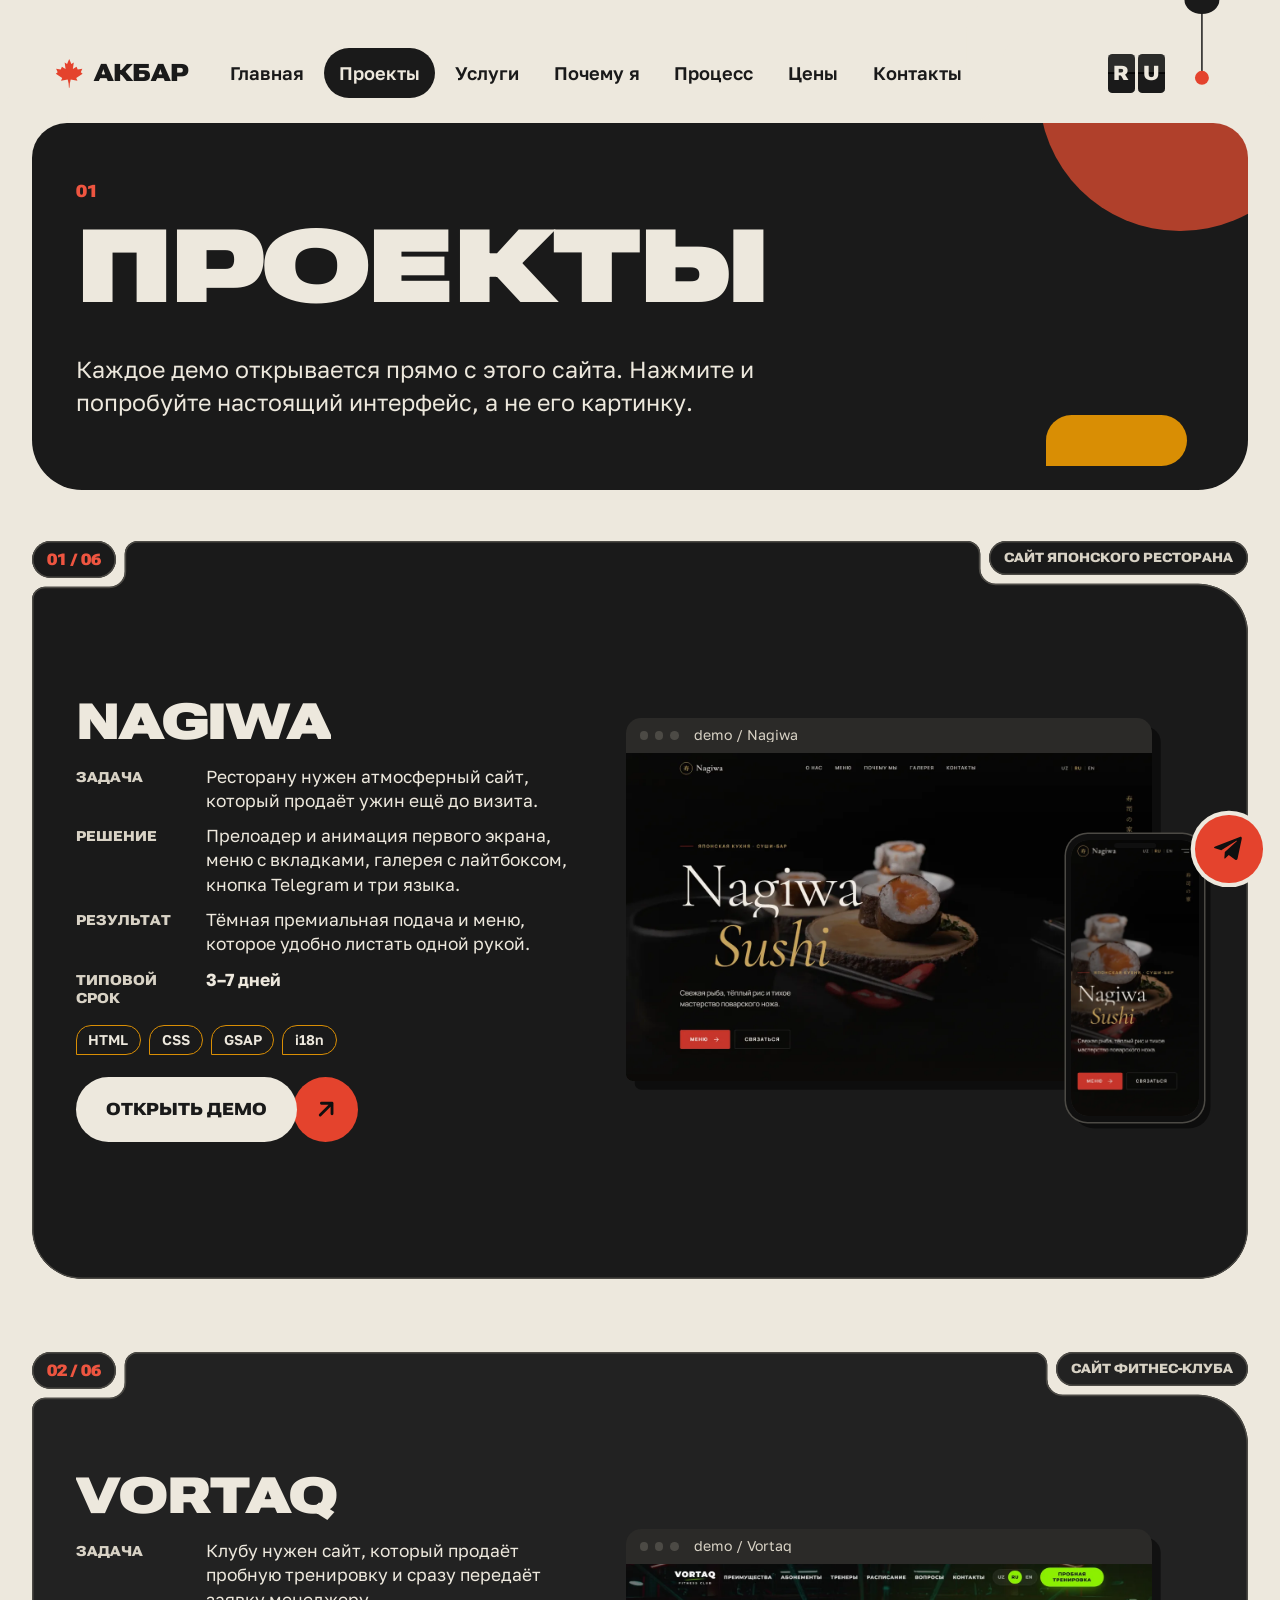
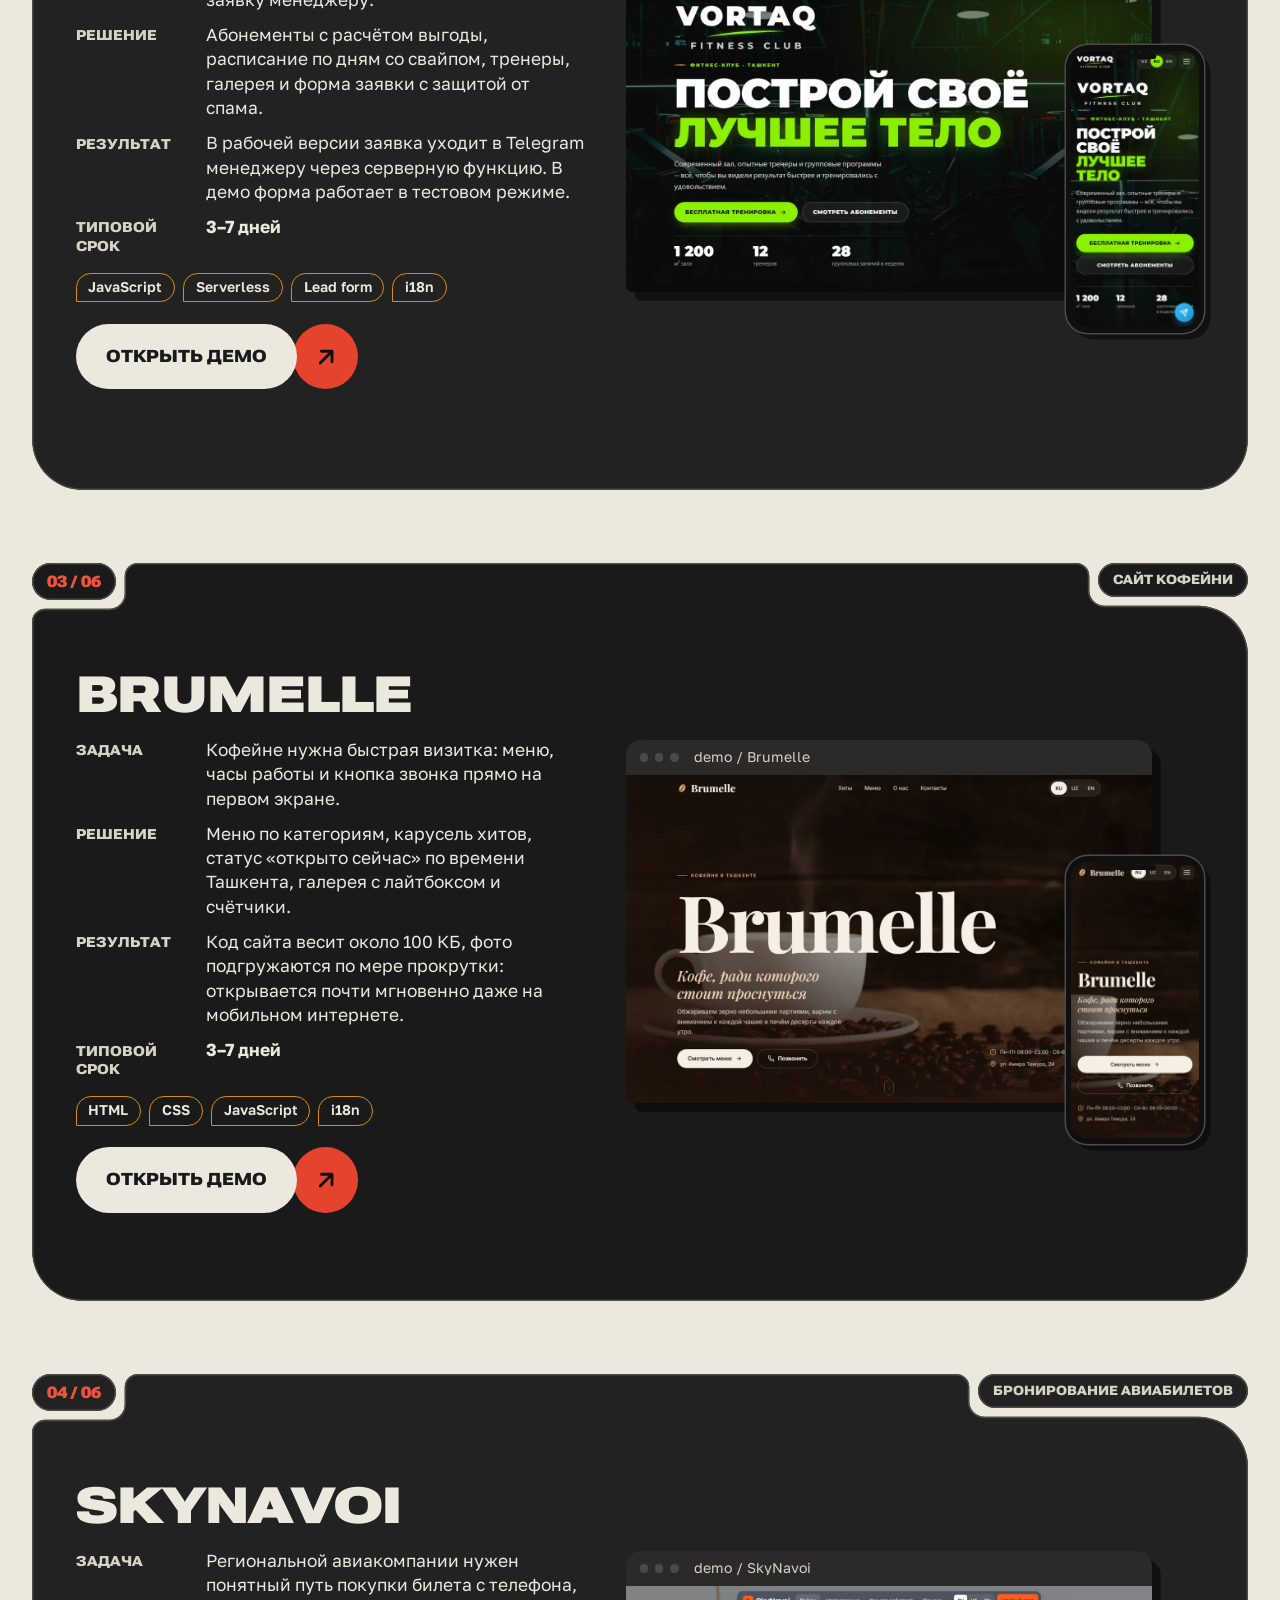
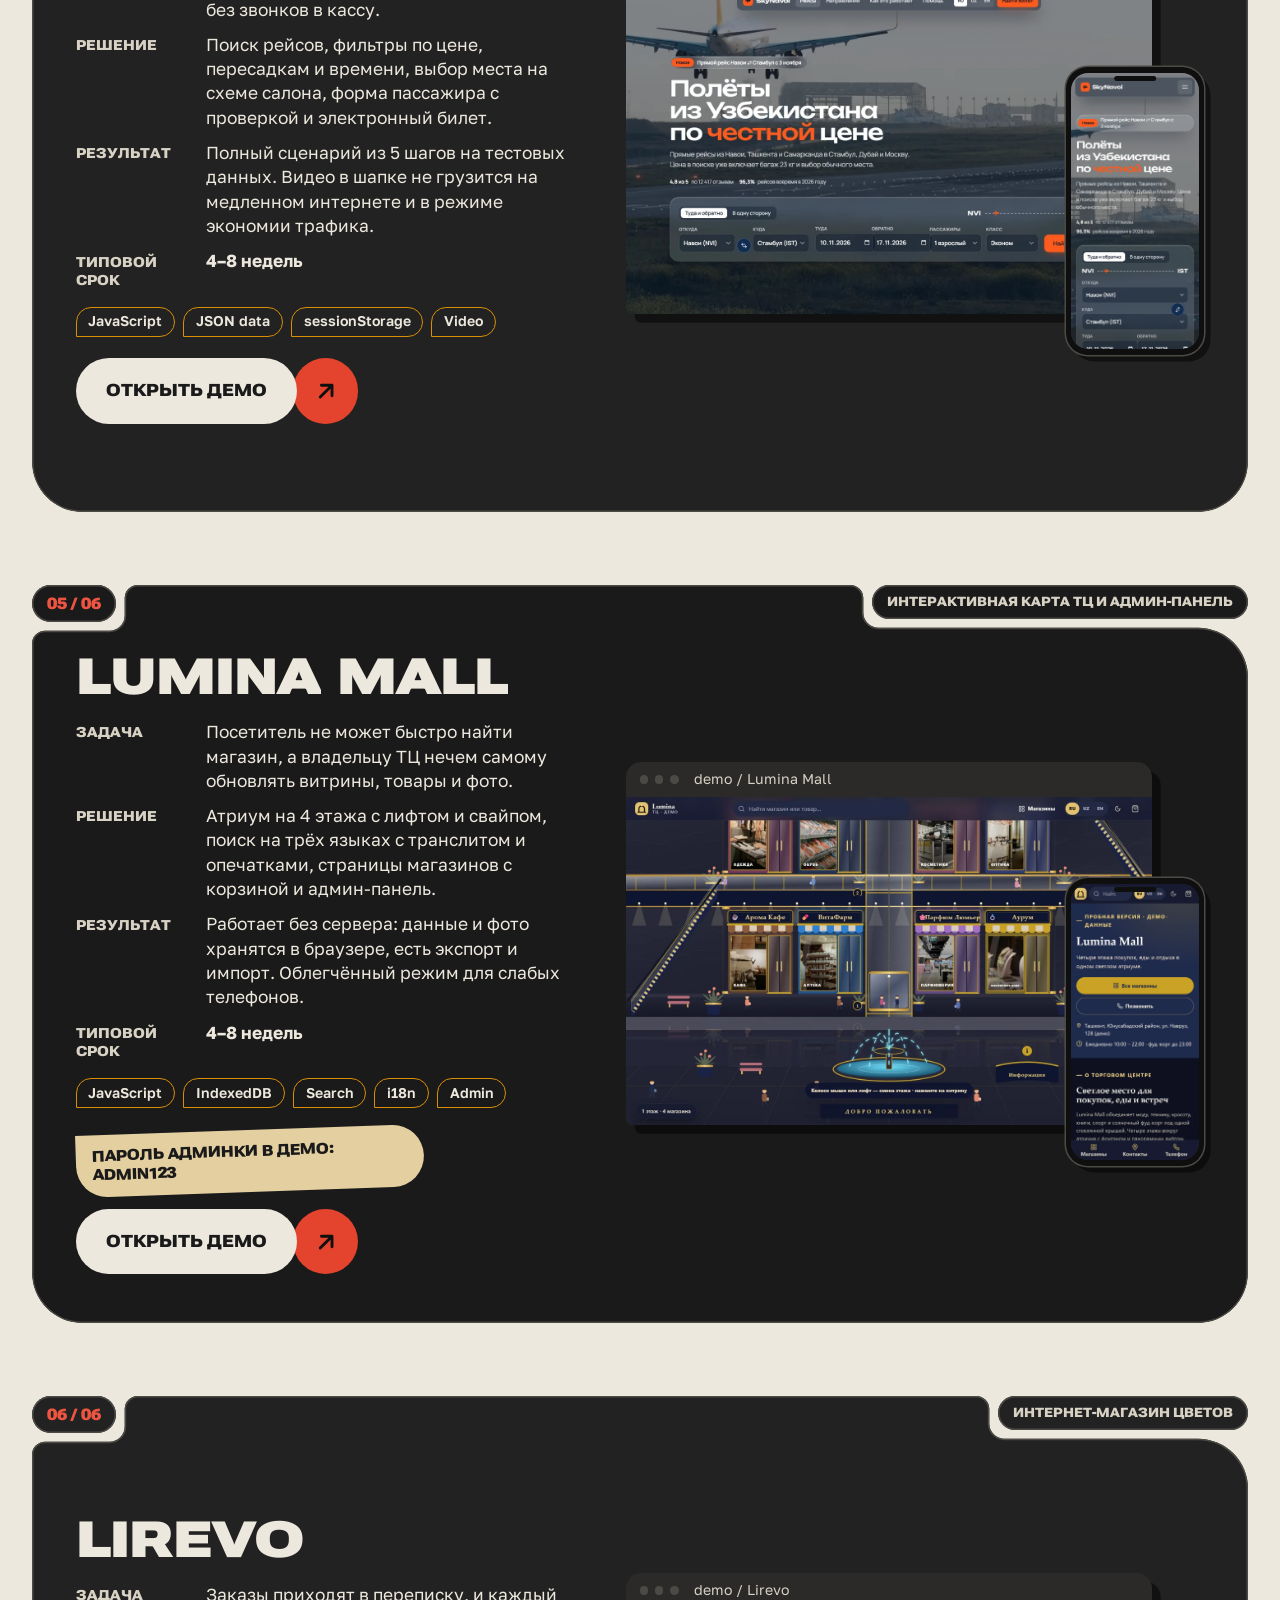
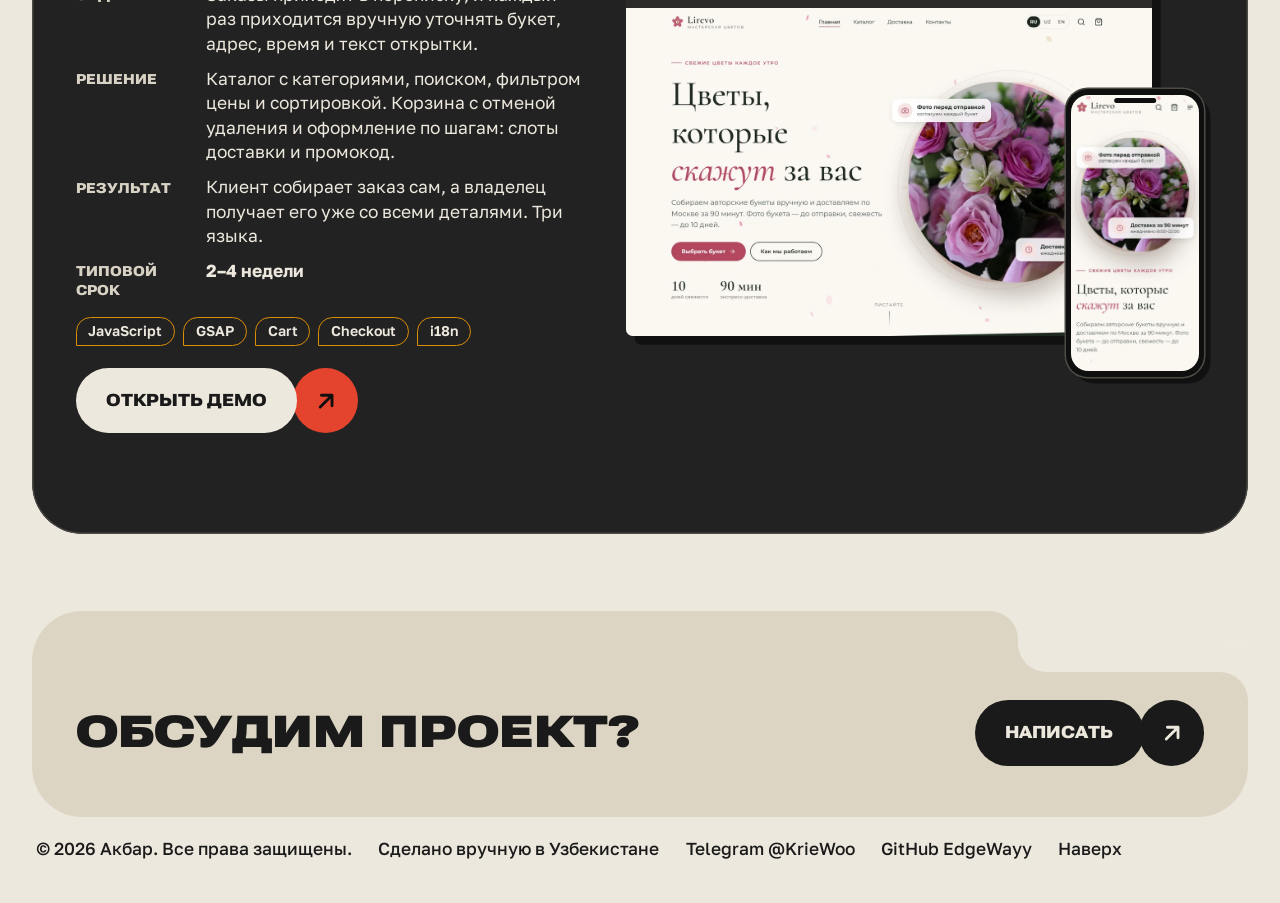
<file: projects.html>
<!doctype html>
<html lang="ru" data-page="projects" data-title-en="Projects: Akbar" data-title-ru="Проекты: Акбар">
<head>
<meta charset="utf-8">
<meta http-equiv="Content-Security-Policy" content="default-src 'self'; script-src 'self' 'sha256-oxxmnM+duULMp66NEYNz/FhXK4x3OUqBIiBptB8wUuo='; style-src 'self' 'unsafe-inline'; font-src 'self'; img-src 'self' data:; connect-src 'self'; object-src 'none'; base-uri 'self'; form-action 'none'">
<meta name="referrer" content="strict-origin-when-cross-origin">
<meta name="viewport" content="width=device-width, initial-scale=1, viewport-fit=cover">
<title>Проекты: Акбар</title>
<meta name="description" content="Шесть живых демо: ресторан, фитнес-клуб, кофейня, бронирование авиабилетов, торговый центр и магазин цветов.">
<meta name="theme-color" content="#1A1A1A">
<meta property="og:type" content="website">
<meta property="og:title" content="Проекты: Акбар">
<meta property="og:description" content="Шесть живых демо: ресторан, фитнес-клуб, кофейня, бронирование авиабилетов, торговый центр и магазин цветов.">
<meta property="og:url" content="https://edgewayy.github.io/portfolio-v2/projects.html">
<meta property="og:image" content="https://edgewayy.github.io/portfolio-v2/img/og.jpg">
<meta property="og:locale" content="ru_RU">
<meta property="og:locale:alternate" content="en_US">
<meta name="twitter:card" content="summary_large_image">
<link rel="canonical" href="https://edgewayy.github.io/portfolio-v2/projects.html">
<link rel="icon" href="favicon.svg" type="image/svg+xml">
<link rel="preload" href="fonts/roboto-flex-wide-cyrillic.woff2" as="font" type="font/woff2" crossorigin>
<link rel="preload" href="fonts/golos-text-cyrillic.woff2" as="font" type="font/woff2" crossorigin>
<script>(function(){var d=document.documentElement,l;d.classList.add("js");try{l=localStorage.getItem("akbar-lang")}catch(e){}if(l==="en"){d.lang="en";d.classList.add("lang-pending");var k=document.createElement("link");k.rel="preload";k.as="font";k.type="font/woff2";k.crossOrigin="";k.href="fonts/roboto-flex-wide-latin.woff2";document.head.appendChild(k)}
var t;try{t=localStorage.getItem("akbar-theme")}catch(e){}if(t!=="dark"&&t!=="light")t=matchMedia("(prefers-color-scheme:dark)").matches?"dark":"light";d.dataset.theme=t;
var a;try{a=sessionStorage.getItem("akbar-acid")}catch(e){}if(a==="1")d.dataset.mode="acid";
var m=matchMedia("(hover:hover) and (pointer:fine) and (min-width:1024px)").matches&&!matchMedia("(prefers-reduced-motion:reduce)").matches;d.dataset.perf=m?"full":"lite";
setTimeout(function(){if(!window.SITE)d.classList.remove("js","gate-on")},3000)})()</script>
<link rel="stylesheet" href="styles.css">
</head>
<body id="top">
<a class="skip" href="#main"><span data-i18n="skip">Перейти к содержимому</span></a>
<span class="vh" aria-live="polite" data-lang-live></span>
<div class="wrap">
<header class="top">
  <div class="top__notch cut tl">
    <div class="brand">
      <button class="logo__mark ix ix--logo" type="button" aria-label="Секрет: удерживай листик" data-i18n-aria-label="secret.label" aria-describedby="leaf-hint"><svg class="logo__ring" viewBox="0 0 36 36" aria-hidden="true"><circle cx="18" cy="18" r="16.5" pathLength="100"/></svg><svg viewBox="0 0 100 100" aria-hidden="true"><path fill="currentColor" d="M50 3 57 20 65 15 62 36 74 29 78 38 93 35 88 47 94 52 73 66 77 75 55 71 52 84 51 98H49L48 84 45 71 23 75 27 66 6 52 12 47 7 35 22 38 26 29 38 36 35 15 43 20Z"/></svg></button>
      <a class="logo ix" href="index.html" aria-label="Акбар, на главную" data-i18n-aria-label="nav.home"><span class="logo__word"><span data-i18n="home.name">Акбар</span></span></a>
      <span class="leaf-hint" id="leaf-hint" aria-hidden="true"><svg class="leaf-hint__arrow" viewBox="0 0 24 20"><path pathLength="1" d="M22 16C14 18 6 15 5 4M1.5 8 5 3.5 9 7.5" fill="none" stroke="currentColor" stroke-width="1.5" stroke-linecap="round" stroke-linejoin="round"/></svg><span data-i18n="secret.hint">Удерживай 3 секунды</span></span>
    </div>
    <button class="menu-btn ix ix--round" type="button" aria-expanded="false" aria-controls="site-nav" aria-label="Меню" data-i18n-aria-label="nav.menu" data-menu-btn><svg viewBox="0 0 24 24" aria-hidden="true"><path d="M4 8h16M4 16h16" fill="none" stroke="currentColor" stroke-width="2.4" stroke-linecap="round"/></svg></button>
    <nav id="site-nav" class="nav" aria-label="Страницы сайта" data-i18n-aria-label="nav.label">
      <button class="nav__close ix ix--round" type="button" aria-label="Закрыть" data-i18n-aria-label="nav.close" data-menu-close><svg viewBox="0 0 24 24" aria-hidden="true"><path d="M6 6l12 12M18 6 6 18" fill="none" stroke="currentColor" stroke-width="2.4" stroke-linecap="round"/></svg></button>
      <ul><li><a href="index.html"><i aria-hidden="true">01</i><span data-i18n="x21">Главная</span></a></li><li><a href="projects.html" aria-current="page"><i aria-hidden="true">02</i><span data-i18n="x22">Проекты</span></a></li><li><a href="services.html"><i aria-hidden="true">03</i><span data-i18n="x23">Услуги</span></a></li><li><a href="why.html"><i aria-hidden="true">04</i><span data-i18n="x24">Почему я</span></a></li><li><a href="process.html"><i aria-hidden="true">05</i><span data-i18n="x25">Процесс</span></a></li><li><a href="prices.html"><i aria-hidden="true">06</i><span data-i18n="x26">Цены</span></a></li><li><a href="contacts.html"><i aria-hidden="true">07</i><span data-i18n="x27">Контакты</span></a></li></ul>
    </nav>
  </div>
  <div class="top__lang cut tr"><button class="flap" type="button" data-flap aria-label="Switch language to English" lang="en"><span class="flap__cells" aria-hidden="true"><span class="flap__cell"><span class="flap__half flap__top"><b>R</b></span><span class="flap__half flap__bot"><b>R</b></span><span class="flap__half flap__top flap__leaf"><b>R</b></span><span class="flap__half flap__bot flap__leaf"><b>R</b></span></span><span class="flap__cell"><span class="flap__half flap__top"><b>U</b></span><span class="flap__half flap__bot"><b>U</b></span><span class="flap__half flap__top flap__leaf"><b>U</b></span><span class="flap__half flap__bot flap__leaf"><b>U</b></span></span></span></button><div class="lamp" data-lamp>
  <svg class="lamp__svg" aria-hidden="true"><path class="lamp__glow"/><path class="lamp__shade"/><path class="lamp__cord"/><circle class="lamp__bead"/></svg>
  <button class="lamp__hit" type="button" role="switch" aria-checked="false" data-theme-btn aria-label="Включить тёмную тему"></button>
</div></div>
</header>
<main id="main">
<section class="panel panel--page">
  <span class="shape shape--a" data-parallax="-.06" aria-hidden="true"></span>
  <span class="shape shape--b" data-parallax=".05" aria-hidden="true"></span>
  <div class="panel__in">
    <p class="kicker"><i>01</i></p>
    <h1 data-i18n="projects.h1" class="giant" data-words>Проекты</h1>
    <p data-i18n="projects.lead" class="lead">Каждое демо открывается прямо с этого сайта. Нажмите и попробуйте настоящий интерфейс, а не его картинку.</p>
  </div>
</section>
<section class="stack" data-stack style="timeline-scope:--m1,--m2,--m3,--m4,--m5">
<article class="stack-card stack-card--first" style="--i:0;--next:--m1;">
  <div class="stack-card__frame">
    <p class="stack-tab stack-tab--n"><span data-count-to="1">01</span> / 06</p>
    <p data-i18n="x28" class="stack-tab stack-tab--kind">Сайт японского ресторана</p>
    <div class="stack-card__surface">
      <svg class="stack-card__line" aria-hidden="true"><path/></svg>
      <div class="stack-card__info">
        <h2 class="stack-card__title"><span class="w"><span class="w__in" style="--i:0">Nagiwa</span></span></h2>
        <dl class="stack-card__rows">
          <div><dt><span data-i18n="projects.task">Задача</span></dt><dd><span data-i18n="x29">Ресторану нужен атмосферный сайт, который продаёт ужин ещё до визита.</span></dd></div>
          <div><dt><span data-i18n="projects.solution">Решение</span></dt><dd><span data-i18n="x30">Прелоадер и анимация первого экрана, меню с вкладками, галерея с лайтбоксом, кнопка Telegram и три языка.</span></dd></div>
          <div><dt><span data-i18n="projects.result">Результат</span></dt><dd><span data-i18n="x31">Тёмная премиальная подача и меню, которое удобно листать одной рукой.</span></dd></div>
          <div><dt><span data-i18n="projects.term">Типовой срок</span></dt><dd><b><span data-i18n="x32">3–7 дней</span></b></dd></div>
        </dl>
        <ul class="tags stack-card__tags"><li>HTML</li><li>CSS</li><li>GSAP</li><li>i18n</li></ul>
        
        <a class="cta ix ix--pill " href="demos/nagiwa-sushi/index.html" ><span class="cta__pill"><span data-i18n="projects.open">Открыть демо</span></span><span class="cta__round"><svg viewBox="0 0 24 24" aria-hidden="true"><path d="M7 17 17 7M8 7h9v9" fill="none" stroke="currentColor" stroke-width="2.4" stroke-linecap="round" stroke-linejoin="round"/></svg></span></a>
      </div>
      <a class="shots ix ix--card" href="demos/nagiwa-sushi/index.html" aria-label="Nagiwa">
        <span class="browser"><span class="browser__bar" aria-hidden="true"><i></i><i></i><i></i><span>demo / Nagiwa</span></span><span class="browser__view"><img src="img/work/nagiwa-sushi-desktop.webp" width="1280" height="800" loading="lazy" decoding="async" alt="Nagiwa, desktop"></span></span>
        <span class="mock-phone"><img src="img/work/nagiwa-sushi-mobile.webp" width="520" height="1125" loading="lazy" decoding="async" alt="Nagiwa, mobile"></span>
      </a>
      <div class="stack-card__dim" aria-hidden="true"></div>
    </div>
  </div>
</article>
<span class="stack__mark" style="view-timeline-name:--m1" aria-hidden="true"></span><article class="stack-card stack-card--alt" style="--i:1;--self:--m1;--next:--m2;">
  <div class="stack-card__frame">
    <p class="stack-tab stack-tab--n"><span data-count-to="2">02</span> / 06</p>
    <p data-i18n="x33" class="stack-tab stack-tab--kind">Сайт фитнес-клуба</p>
    <div class="stack-card__surface">
      <svg class="stack-card__line" aria-hidden="true"><path/></svg>
      <div class="stack-card__info">
        <h2 class="stack-card__title"><span class="w"><span class="w__in" style="--i:0">Vortaq</span></span></h2>
        <dl class="stack-card__rows">
          <div><dt><span data-i18n="projects.task">Задача</span></dt><dd><span data-i18n="x34">Клубу нужен сайт, который продаёт пробную тренировку и сразу передаёт заявку менеджеру.</span></dd></div>
          <div><dt><span data-i18n="projects.solution">Решение</span></dt><dd><span data-i18n="x35">Абонементы с расчётом выгоды, расписание по дням со свайпом, тренеры, галерея и форма заявки с защитой от спама.</span></dd></div>
          <div><dt><span data-i18n="projects.result">Результат</span></dt><dd><span data-i18n="x36">В рабочей версии заявка уходит в Telegram менеджеру через серверную функцию. В демо форма работает в тестовом режиме.</span></dd></div>
          <div><dt><span data-i18n="projects.term">Типовой срок</span></dt><dd><b><span data-i18n="x37">3–7 дней</span></b></dd></div>
        </dl>
        <ul class="tags stack-card__tags"><li>JavaScript</li><li>Serverless</li><li>Lead form</li><li>i18n</li></ul>
        
        <a class="cta ix ix--pill " href="demos/vortaq-fitness/index.html" ><span class="cta__pill"><span data-i18n="projects.open">Открыть демо</span></span><span class="cta__round"><svg viewBox="0 0 24 24" aria-hidden="true"><path d="M7 17 17 7M8 7h9v9" fill="none" stroke="currentColor" stroke-width="2.4" stroke-linecap="round" stroke-linejoin="round"/></svg></span></a>
      </div>
      <a class="shots ix ix--card" href="demos/vortaq-fitness/index.html" aria-label="Vortaq">
        <span class="browser"><span class="browser__bar" aria-hidden="true"><i></i><i></i><i></i><span>demo / Vortaq</span></span><span class="browser__view"><img src="img/work/vortaq-fitness-desktop.webp" width="1280" height="800" loading="lazy" decoding="async" alt="Vortaq, desktop"></span></span>
        <span class="mock-phone"><img src="img/work/vortaq-fitness-mobile.webp" width="520" height="1125" loading="lazy" decoding="async" alt="Vortaq, mobile"></span>
      </a>
      <div class="stack-card__dim" aria-hidden="true"></div>
    </div>
  </div>
</article>
<span class="stack__mark" style="view-timeline-name:--m2" aria-hidden="true"></span><article class="stack-card" style="--i:2;--self:--m2;--next:--m3;">
  <div class="stack-card__frame">
    <p class="stack-tab stack-tab--n"><span data-count-to="3">03</span> / 06</p>
    <p data-i18n="x38" class="stack-tab stack-tab--kind">Сайт кофейни</p>
    <div class="stack-card__surface">
      <svg class="stack-card__line" aria-hidden="true"><path/></svg>
      <div class="stack-card__info">
        <h2 class="stack-card__title"><span class="w"><span class="w__in" style="--i:0">Brumelle</span></span></h2>
        <dl class="stack-card__rows">
          <div><dt><span data-i18n="projects.task">Задача</span></dt><dd><span data-i18n="x39">Кофейне нужна быстрая визитка: меню, часы работы и кнопка звонка прямо на первом экране.</span></dd></div>
          <div><dt><span data-i18n="projects.solution">Решение</span></dt><dd><span data-i18n="x40">Меню по категориям, карусель хитов, статус «открыто сейчас» по времени Ташкента, галерея с лайтбоксом и счётчики.</span></dd></div>
          <div><dt><span data-i18n="projects.result">Результат</span></dt><dd><span data-i18n="x41">Код сайта весит около 100 КБ, фото подгружаются по мере прокрутки: открывается почти мгновенно даже на мобильном интернете.</span></dd></div>
          <div><dt><span data-i18n="projects.term">Типовой срок</span></dt><dd><b><span data-i18n="x42">3–7 дней</span></b></dd></div>
        </dl>
        <ul class="tags stack-card__tags"><li>HTML</li><li>CSS</li><li>JavaScript</li><li>i18n</li></ul>
        
        <a class="cta ix ix--pill " href="demos/brumelle-coffee/index.html" ><span class="cta__pill"><span data-i18n="projects.open">Открыть демо</span></span><span class="cta__round"><svg viewBox="0 0 24 24" aria-hidden="true"><path d="M7 17 17 7M8 7h9v9" fill="none" stroke="currentColor" stroke-width="2.4" stroke-linecap="round" stroke-linejoin="round"/></svg></span></a>
      </div>
      <a class="shots ix ix--card" href="demos/brumelle-coffee/index.html" aria-label="Brumelle">
        <span class="browser"><span class="browser__bar" aria-hidden="true"><i></i><i></i><i></i><span>demo / Brumelle</span></span><span class="browser__view"><img src="img/work/brumelle-coffee-desktop.webp" width="1280" height="800" loading="lazy" decoding="async" alt="Brumelle, desktop"></span></span>
        <span class="mock-phone"><img src="img/work/brumelle-coffee-mobile.webp" width="520" height="1125" loading="lazy" decoding="async" alt="Brumelle, mobile"></span>
      </a>
      <div class="stack-card__dim" aria-hidden="true"></div>
    </div>
  </div>
</article>
<span class="stack__mark" style="view-timeline-name:--m3" aria-hidden="true"></span><article class="stack-card stack-card--alt" style="--i:3;--self:--m3;--next:--m4;">
  <div class="stack-card__frame">
    <p class="stack-tab stack-tab--n"><span data-count-to="4">04</span> / 06</p>
    <p data-i18n="x43" class="stack-tab stack-tab--kind">Бронирование авиабилетов</p>
    <div class="stack-card__surface">
      <svg class="stack-card__line" aria-hidden="true"><path/></svg>
      <div class="stack-card__info">
        <h2 class="stack-card__title"><span class="w"><span class="w__in" style="--i:0">SkyNavoi</span></span></h2>
        <dl class="stack-card__rows">
          <div><dt><span data-i18n="projects.task">Задача</span></dt><dd><span data-i18n="x44">Региональной авиакомпании нужен понятный путь покупки билета с телефона, без звонков в кассу.</span></dd></div>
          <div><dt><span data-i18n="projects.solution">Решение</span></dt><dd><span data-i18n="x45">Поиск рейсов, фильтры по цене, пересадкам и времени, выбор места на схеме салона, форма пассажира с проверкой и электронный билет.</span></dd></div>
          <div><dt><span data-i18n="projects.result">Результат</span></dt><dd><span data-i18n="x46">Полный сценарий из 5 шагов на тестовых данных. Видео в шапке не грузится на медленном интернете и в режиме экономии трафика.</span></dd></div>
          <div><dt><span data-i18n="projects.term">Типовой срок</span></dt><dd><b><span data-i18n="x47">4–8 недель</span></b></dd></div>
        </dl>
        <ul class="tags stack-card__tags"><li>JavaScript</li><li>JSON data</li><li>sessionStorage</li><li>Video</li></ul>
        
        <a class="cta ix ix--pill " href="demos/skynavoi-flights/index.html" ><span class="cta__pill"><span data-i18n="projects.open">Открыть демо</span></span><span class="cta__round"><svg viewBox="0 0 24 24" aria-hidden="true"><path d="M7 17 17 7M8 7h9v9" fill="none" stroke="currentColor" stroke-width="2.4" stroke-linecap="round" stroke-linejoin="round"/></svg></span></a>
      </div>
      <a class="shots ix ix--card" href="demos/skynavoi-flights/index.html" aria-label="SkyNavoi">
        <span class="browser"><span class="browser__bar" aria-hidden="true"><i></i><i></i><i></i><span>demo / SkyNavoi</span></span><span class="browser__view"><img src="img/work/skynavoi-flights-desktop.webp" width="1280" height="800" loading="lazy" decoding="async" alt="SkyNavoi, desktop"></span></span>
        <span class="mock-phone"><img src="img/work/skynavoi-flights-mobile.webp" width="520" height="1125" loading="lazy" decoding="async" alt="SkyNavoi, mobile"></span>
      </a>
      <div class="stack-card__dim" aria-hidden="true"></div>
    </div>
  </div>
</article>
<span class="stack__mark" style="view-timeline-name:--m4" aria-hidden="true"></span><article class="stack-card" style="--i:4;--self:--m4;--next:--m5;">
  <div class="stack-card__frame">
    <p class="stack-tab stack-tab--n"><span data-count-to="5">05</span> / 06</p>
    <p data-i18n="x48" class="stack-tab stack-tab--kind">Интерактивная карта ТЦ и админ-панель</p>
    <div class="stack-card__surface">
      <svg class="stack-card__line" aria-hidden="true"><path/></svg>
      <div class="stack-card__info">
        <h2 class="stack-card__title"><span class="w"><span class="w__in" style="--i:0">Lumina</span></span> <span class="w"><span class="w__in" style="--i:1">Mall</span></span></h2>
        <dl class="stack-card__rows">
          <div><dt><span data-i18n="projects.task">Задача</span></dt><dd><span data-i18n="x49">Посетитель не может быстро найти магазин, а владельцу ТЦ нечем самому обновлять витрины, товары и фото.</span></dd></div>
          <div><dt><span data-i18n="projects.solution">Решение</span></dt><dd><span data-i18n="x50">Атриум на 4 этажа с лифтом и свайпом, поиск на трёх языках с транслитом и опечатками, страницы магазинов с корзиной и админ-панель.</span></dd></div>
          <div><dt><span data-i18n="projects.result">Результат</span></dt><dd><span data-i18n="x51">Работает без сервера: данные и фото хранятся в браузере, есть экспорт и импорт. Облегчённый режим для слабых телефонов.</span></dd></div>
          <div><dt><span data-i18n="projects.term">Типовой срок</span></dt><dd><b><span data-i18n="x52">4–8 недель</span></b></dd></div>
        </dl>
        <ul class="tags stack-card__tags"><li>JavaScript</li><li>IndexedDB</li><li>Search</li><li>i18n</li><li>Admin</li></ul>
        <p data-i18n="x53" class="sticker sticker--small stack-card__note">Пароль админки в демо: admin123</p>
        <a class="cta ix ix--pill " href="demos/lumina-mall/index.html" ><span class="cta__pill"><span data-i18n="projects.open">Открыть демо</span></span><span class="cta__round"><svg viewBox="0 0 24 24" aria-hidden="true"><path d="M7 17 17 7M8 7h9v9" fill="none" stroke="currentColor" stroke-width="2.4" stroke-linecap="round" stroke-linejoin="round"/></svg></span></a>
      </div>
      <a class="shots ix ix--card" href="demos/lumina-mall/index.html" aria-label="Lumina Mall">
        <span class="browser"><span class="browser__bar" aria-hidden="true"><i></i><i></i><i></i><span>demo / Lumina Mall</span></span><span class="browser__view"><img src="img/work/lumina-mall-desktop.webp" width="1280" height="800" loading="lazy" decoding="async" alt="Lumina Mall, desktop"></span></span>
        <span class="mock-phone"><img src="img/work/lumina-mall-mobile.webp" width="520" height="1125" loading="lazy" decoding="async" alt="Lumina Mall, mobile"></span>
      </a>
      <div class="stack-card__dim" aria-hidden="true"></div>
    </div>
  </div>
</article>
<span class="stack__mark" style="view-timeline-name:--m5" aria-hidden="true"></span><article class="stack-card stack-card--alt stack-card--last" style="--i:5;--self:--m5;">
  <div class="stack-card__frame">
    <p class="stack-tab stack-tab--n"><span data-count-to="6">06</span> / 06</p>
    <p data-i18n="x54" class="stack-tab stack-tab--kind">Интернет-магазин цветов</p>
    <div class="stack-card__surface">
      <svg class="stack-card__line" aria-hidden="true"><path/></svg>
      <div class="stack-card__info">
        <h2 class="stack-card__title"><span class="w"><span class="w__in" style="--i:0">Lirevo</span></span></h2>
        <dl class="stack-card__rows">
          <div><dt><span data-i18n="projects.task">Задача</span></dt><dd><span data-i18n="x55">Заказы приходят в переписку, и каждый раз приходится вручную уточнять букет, адрес, время и текст открытки.</span></dd></div>
          <div><dt><span data-i18n="projects.solution">Решение</span></dt><dd><span data-i18n="x56">Каталог с категориями, поиском, фильтром цены и сортировкой. Корзина с отменой удаления и оформление по шагам: слоты доставки и промокод.</span></dd></div>
          <div><dt><span data-i18n="projects.result">Результат</span></dt><dd><span data-i18n="x57">Клиент собирает заказ сам, а владелец получает его уже со всеми деталями. Три языка.</span></dd></div>
          <div><dt><span data-i18n="projects.term">Типовой срок</span></dt><dd><b><span data-i18n="x58">2–4 недели</span></b></dd></div>
        </dl>
        <ul class="tags stack-card__tags"><li>JavaScript</li><li>GSAP</li><li>Cart</li><li>Checkout</li><li>i18n</li></ul>
        
        <a class="cta ix ix--pill " href="demos/lirevo-flowers/index.html" ><span class="cta__pill"><span data-i18n="projects.open">Открыть демо</span></span><span class="cta__round"><svg viewBox="0 0 24 24" aria-hidden="true"><path d="M7 17 17 7M8 7h9v9" fill="none" stroke="currentColor" stroke-width="2.4" stroke-linecap="round" stroke-linejoin="round"/></svg></span></a>
      </div>
      <a class="shots ix ix--card" href="demos/lirevo-flowers/index.html" aria-label="Lirevo">
        <span class="browser"><span class="browser__bar" aria-hidden="true"><i></i><i></i><i></i><span>demo / Lirevo</span></span><span class="browser__view"><img src="img/work/lirevo-flowers-desktop.webp" width="1280" height="800" loading="lazy" decoding="async" alt="Lirevo, desktop"></span></span>
        <span class="mock-phone"><img src="img/work/lirevo-flowers-mobile.webp" width="520" height="1125" loading="lazy" decoding="async" alt="Lirevo, mobile"></span>
      </a>
      <div class="stack-card__dim" aria-hidden="true"></div>
    </div>
  </div>
</article>
</section>
</main>
<footer class="foot">
  <div class="foot__panel" data-reveal>
    <span class="cut tr foot__cut" aria-hidden="true"></span>
    <p data-i18n="foot.big" class="foot__big">Обсудим проект?</p>
    <a class="cta ix ix--pill cta--ink magnetic" href="https://t.me/KrieWoo" target="_blank" rel="noopener"><span class="cta__pill"><span data-i18n="foot.cta">Написать</span></span><span class="cta__round"><svg viewBox="0 0 24 24" aria-hidden="true"><path d="M7 17 17 7M8 7h9v9" fill="none" stroke="currentColor" stroke-width="2.4" stroke-linecap="round" stroke-linejoin="round"/></svg></span></a>
  </div>
  <div class="foot__row">
    <span data-i18n="foot.copy">© 2026 Акбар. Все права защищены.</span>
    <span data-i18n="foot.made">Сделано вручную в Узбекистане</span>
    <a class="link ix--link" href="https://t.me/KrieWoo" target="_blank" rel="noopener">Telegram @KrieWoo</a>
    <a class="link ix--link" href="https://github.com/EdgeWayy" target="_blank" rel="noopener">GitHub EdgeWayy</a>
    <a class="link ix--link" href="#top"><span data-i18n="foot.top">Наверх</span></a>
  </div>
</footer>
<a class="fab ix ix--round magnetic" href="https://t.me/KrieWoo" target="_blank" rel="noopener" aria-label="Написать в Telegram" data-i18n-aria-label="float.tg"><svg viewBox="0 0 24 24" aria-hidden="true"><path fill="currentColor" d="M21.9 4.3 18.7 19.5c-.2 1.1-.9 1.3-1.8.8l-4.9-3.6-2.4 2.3c-.3.3-.5.5-1 .5l.4-5 9.1-8.2c.4-.4-.1-.6-.6-.2L6.3 13.2 1.5 11.7c-1-.3-1-1 .2-1.5L20.4 3c.9-.3 1.7.2 1.5 1.3z"/></svg></a>
</div>
<script src="js/i18n.js" defer></script>
<script src="main.js" defer></script>
<script src="js/stack.js" defer></script>
</body>
</html>
</file>
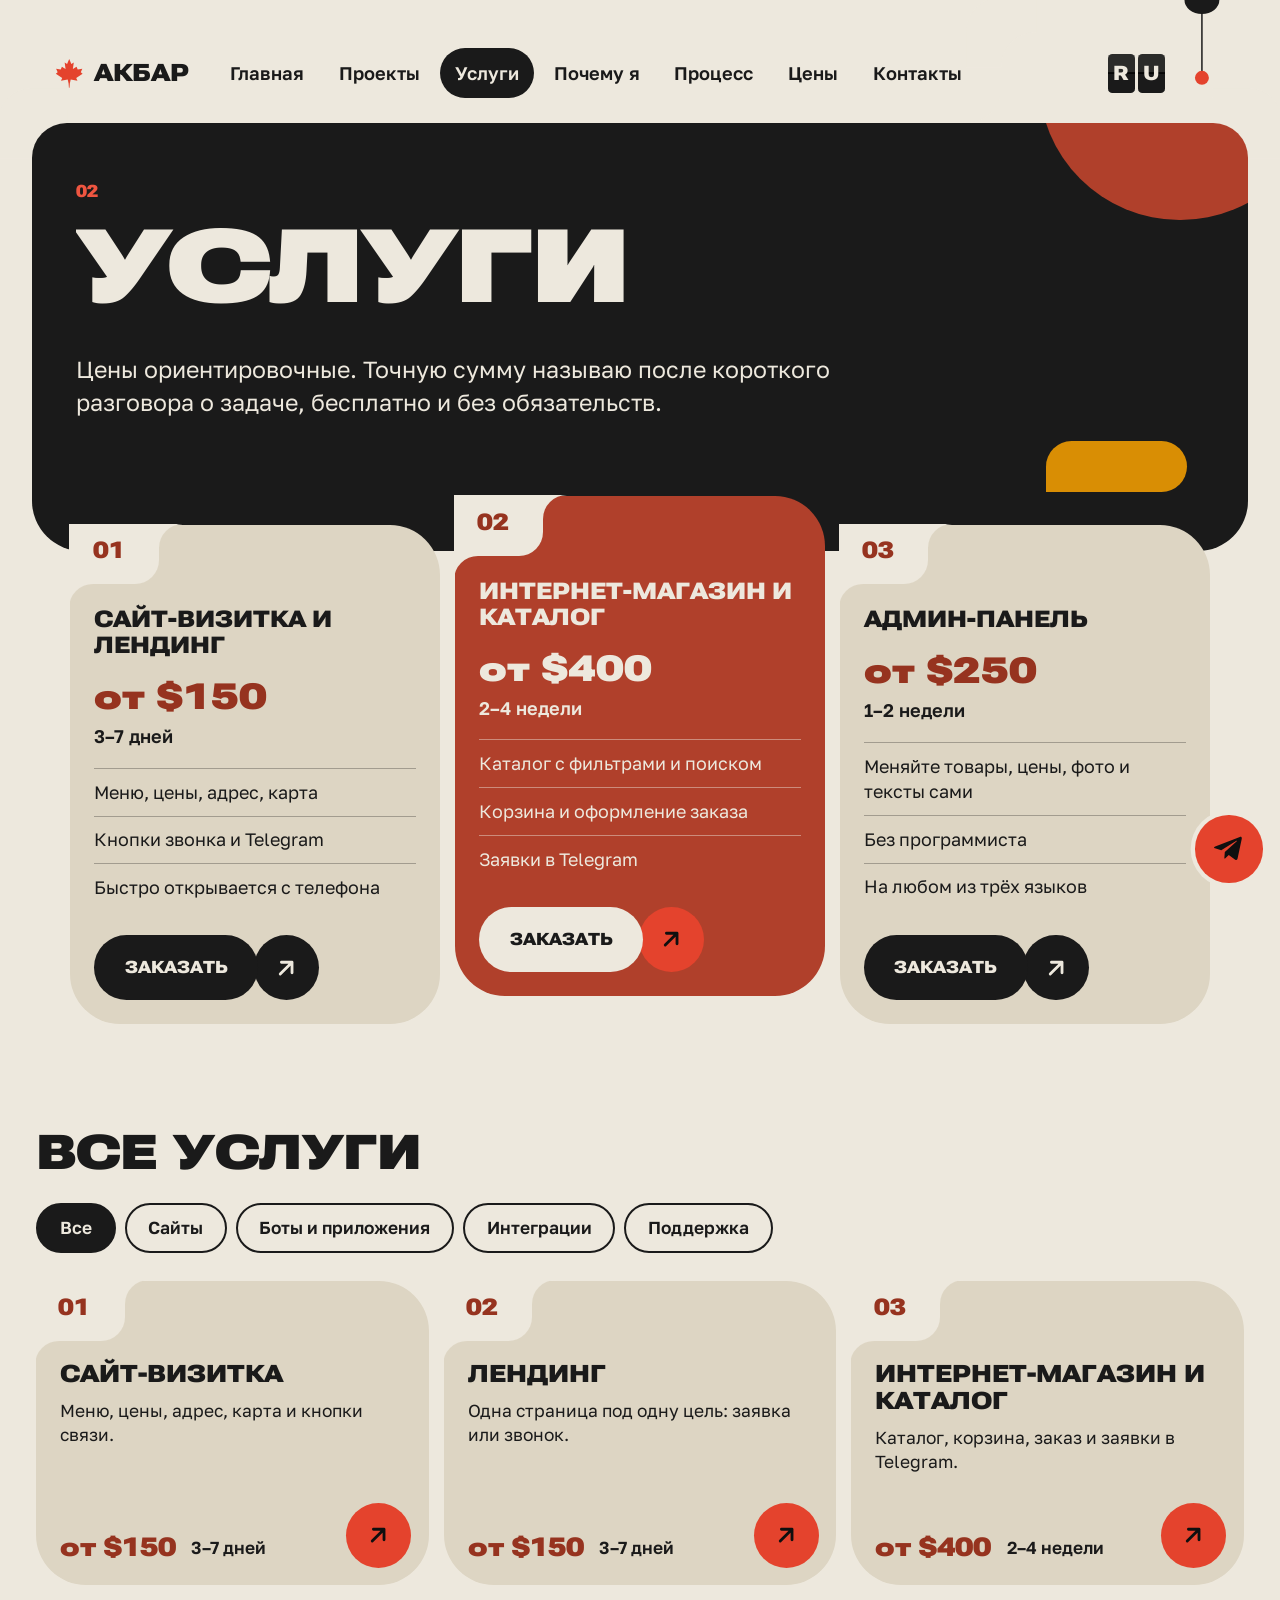
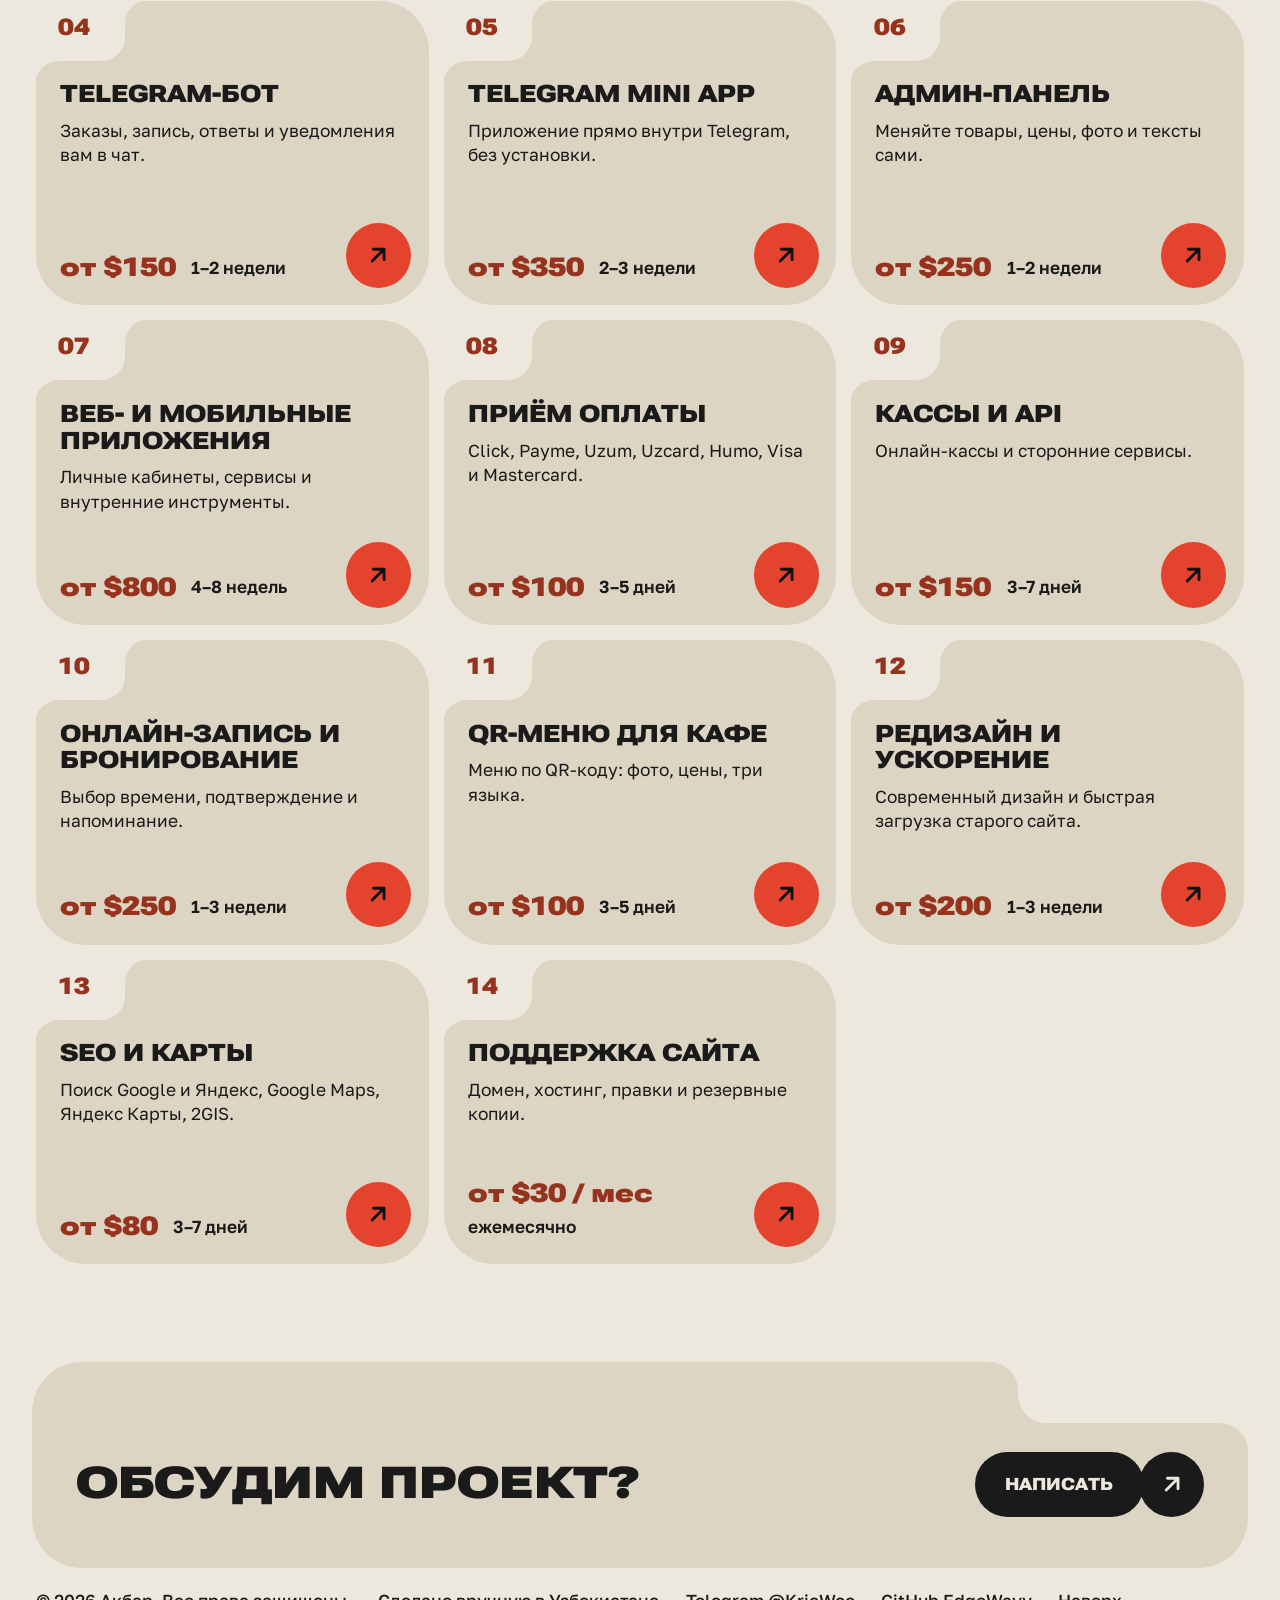
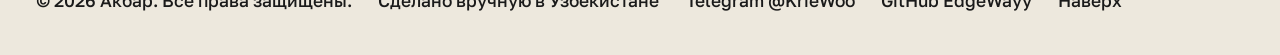
<file: services.html>
<!doctype html>
<html lang="ru" data-page="services" data-title-en="Services: Akbar" data-title-ru="Услуги: Акбар">
<head>
<meta charset="utf-8">
<meta http-equiv="Content-Security-Policy" content="default-src 'self'; script-src 'self' 'sha256-oxxmnM+duULMp66NEYNz/FhXK4x3OUqBIiBptB8wUuo='; style-src 'self' 'unsafe-inline'; font-src 'self'; img-src 'self' data:; connect-src 'self'; object-src 'none'; base-uri 'self'; form-action 'none'">
<meta name="referrer" content="strict-origin-when-cross-origin">
<meta name="viewport" content="width=device-width, initial-scale=1, viewport-fit=cover">
<title>Услуги: Акбар</title>
<meta name="description" content="Сайты, лендинги, магазины, Telegram-боты, админ-панели и интеграции с Click, Payme и Uzum.">
<meta name="theme-color" content="#1A1A1A">
<meta property="og:type" content="website">
<meta property="og:title" content="Услуги: Акбар">
<meta property="og:description" content="Сайты, лендинги, магазины, Telegram-боты, админ-панели и интеграции с Click, Payme и Uzum.">
<meta property="og:url" content="https://edgewayy.github.io/portfolio-v2/services.html">
<meta property="og:image" content="https://edgewayy.github.io/portfolio-v2/img/og.jpg">
<meta property="og:locale" content="ru_RU">
<meta property="og:locale:alternate" content="en_US">
<meta name="twitter:card" content="summary_large_image">
<link rel="canonical" href="https://edgewayy.github.io/portfolio-v2/services.html">
<link rel="icon" href="favicon.svg" type="image/svg+xml">
<link rel="preload" href="fonts/roboto-flex-wide-cyrillic.woff2" as="font" type="font/woff2" crossorigin>
<link rel="preload" href="fonts/golos-text-cyrillic.woff2" as="font" type="font/woff2" crossorigin>
<script>(function(){var d=document.documentElement,l;d.classList.add("js");try{l=localStorage.getItem("akbar-lang")}catch(e){}if(l==="en"){d.lang="en";d.classList.add("lang-pending");var k=document.createElement("link");k.rel="preload";k.as="font";k.type="font/woff2";k.crossOrigin="";k.href="fonts/roboto-flex-wide-latin.woff2";document.head.appendChild(k)}
var t;try{t=localStorage.getItem("akbar-theme")}catch(e){}if(t!=="dark"&&t!=="light")t=matchMedia("(prefers-color-scheme:dark)").matches?"dark":"light";d.dataset.theme=t;
var a;try{a=sessionStorage.getItem("akbar-acid")}catch(e){}if(a==="1")d.dataset.mode="acid";
var m=matchMedia("(hover:hover) and (pointer:fine) and (min-width:1024px)").matches&&!matchMedia("(prefers-reduced-motion:reduce)").matches;d.dataset.perf=m?"full":"lite";
setTimeout(function(){if(!window.SITE)d.classList.remove("js","gate-on")},3000)})()</script>
<link rel="stylesheet" href="styles.css">
</head>
<body id="top">
<a class="skip" href="#main"><span data-i18n="skip">Перейти к содержимому</span></a>
<span class="vh" aria-live="polite" data-lang-live></span>
<div class="wrap">
<header class="top">
  <div class="top__notch cut tl">
    <div class="brand">
      <button class="logo__mark ix ix--logo" type="button" aria-label="Секрет: удерживай листик" data-i18n-aria-label="secret.label" aria-describedby="leaf-hint"><svg class="logo__ring" viewBox="0 0 36 36" aria-hidden="true"><circle cx="18" cy="18" r="16.5" pathLength="100"/></svg><svg viewBox="0 0 100 100" aria-hidden="true"><path fill="currentColor" d="M50 3 57 20 65 15 62 36 74 29 78 38 93 35 88 47 94 52 73 66 77 75 55 71 52 84 51 98H49L48 84 45 71 23 75 27 66 6 52 12 47 7 35 22 38 26 29 38 36 35 15 43 20Z"/></svg></button>
      <a class="logo ix" href="index.html" aria-label="Акбар, на главную" data-i18n-aria-label="nav.home"><span class="logo__word"><span data-i18n="home.name">Акбар</span></span></a>
      <span class="leaf-hint" id="leaf-hint" aria-hidden="true"><svg class="leaf-hint__arrow" viewBox="0 0 24 20"><path pathLength="1" d="M22 16C14 18 6 15 5 4M1.5 8 5 3.5 9 7.5" fill="none" stroke="currentColor" stroke-width="1.5" stroke-linecap="round" stroke-linejoin="round"/></svg><span data-i18n="secret.hint">Удерживай 3 секунды</span></span>
    </div>
    <button class="menu-btn ix ix--round" type="button" aria-expanded="false" aria-controls="site-nav" aria-label="Меню" data-i18n-aria-label="nav.menu" data-menu-btn><svg viewBox="0 0 24 24" aria-hidden="true"><path d="M4 8h16M4 16h16" fill="none" stroke="currentColor" stroke-width="2.4" stroke-linecap="round"/></svg></button>
    <nav id="site-nav" class="nav" aria-label="Страницы сайта" data-i18n-aria-label="nav.label">
      <button class="nav__close ix ix--round" type="button" aria-label="Закрыть" data-i18n-aria-label="nav.close" data-menu-close><svg viewBox="0 0 24 24" aria-hidden="true"><path d="M6 6l12 12M18 6 6 18" fill="none" stroke="currentColor" stroke-width="2.4" stroke-linecap="round"/></svg></button>
      <ul><li><a href="index.html"><i aria-hidden="true">01</i><span data-i18n="x59">Главная</span></a></li><li><a href="projects.html"><i aria-hidden="true">02</i><span data-i18n="x60">Проекты</span></a></li><li><a href="services.html" aria-current="page"><i aria-hidden="true">03</i><span data-i18n="x61">Услуги</span></a></li><li><a href="why.html"><i aria-hidden="true">04</i><span data-i18n="x62">Почему я</span></a></li><li><a href="process.html"><i aria-hidden="true">05</i><span data-i18n="x63">Процесс</span></a></li><li><a href="prices.html"><i aria-hidden="true">06</i><span data-i18n="x64">Цены</span></a></li><li><a href="contacts.html"><i aria-hidden="true">07</i><span data-i18n="x65">Контакты</span></a></li></ul>
    </nav>
  </div>
  <div class="top__lang cut tr"><button class="flap" type="button" data-flap aria-label="Switch language to English" lang="en"><span class="flap__cells" aria-hidden="true"><span class="flap__cell"><span class="flap__half flap__top"><b>R</b></span><span class="flap__half flap__bot"><b>R</b></span><span class="flap__half flap__top flap__leaf"><b>R</b></span><span class="flap__half flap__bot flap__leaf"><b>R</b></span></span><span class="flap__cell"><span class="flap__half flap__top"><b>U</b></span><span class="flap__half flap__bot"><b>U</b></span><span class="flap__half flap__top flap__leaf"><b>U</b></span><span class="flap__half flap__bot flap__leaf"><b>U</b></span></span></span></button><div class="lamp" data-lamp>
  <svg class="lamp__svg" aria-hidden="true"><path class="lamp__glow"/><path class="lamp__shade"/><path class="lamp__cord"/><circle class="lamp__bead"/></svg>
  <button class="lamp__hit" type="button" role="switch" aria-checked="false" data-theme-btn aria-label="Включить тёмную тему"></button>
</div></div>
</header>
<main id="main">
<section class="panel panel--page">
  <span class="shape shape--a" data-parallax="-.06" aria-hidden="true"></span>
  <span class="shape shape--b" data-parallax=".05" aria-hidden="true"></span>
  <div class="panel__in">
    <p class="kicker"><i>02</i></p>
    <h1 data-i18n="services.h1" class="giant" data-words>Услуги</h1>
    <p data-i18n="services.lead" class="lead">Цены ориентировочные. Точную сумму называю после короткого разговора о задаче, бесплатно и без обязательств.</p>
  </div>
</section>
<section class="plans" aria-label="Основные пакеты" data-i18n-aria-label="services.main">
<article class="plan " data-reveal>
    <span class="cut tl tab" aria-hidden="true">01</span>
    <h3 data-i18n="x66" class="h3">Сайт-визитка и лендинг</h3>
    <p class="plan__price"><span data-i18n="x67">от $150</span></p>
    <p class="plan__term"><span data-i18n="x68">3–7 дней</span></p>
    <ul><li data-i18n="x69">Меню, цены, адрес, карта</li><li data-i18n="x70">Кнопки звонка и Telegram</li><li data-i18n="x71">Быстро открывается с телефона</li></ul>
    <a class="cta ix ix--pill cta--ink" href="https://t.me/KrieWoo" target="_blank" rel="noopener"><span class="cta__pill"><span data-i18n="prices.pick">Заказать</span></span><span class="cta__round"><svg viewBox="0 0 24 24" aria-hidden="true"><path d="M7 17 17 7M8 7h9v9" fill="none" stroke="currentColor" stroke-width="2.4" stroke-linecap="round" stroke-linejoin="round"/></svg></span></a>
  </article>
<article class="plan plan--hot" data-reveal>
    <span class="cut tl tab" aria-hidden="true">02</span>
    <h3 data-i18n="x72" class="h3">Интернет-магазин и каталог</h3>
    <p class="plan__price"><span data-i18n="x73">от $400</span></p>
    <p class="plan__term"><span data-i18n="x74">2–4 недели</span></p>
    <ul><li data-i18n="x75">Каталог с фильтрами и поиском</li><li data-i18n="x76">Корзина и оформление заказа</li><li data-i18n="x77">Заявки в Telegram</li></ul>
    <a class="cta ix ix--pill " href="https://t.me/KrieWoo" target="_blank" rel="noopener"><span class="cta__pill"><span data-i18n="prices.pick">Заказать</span></span><span class="cta__round"><svg viewBox="0 0 24 24" aria-hidden="true"><path d="M7 17 17 7M8 7h9v9" fill="none" stroke="currentColor" stroke-width="2.4" stroke-linecap="round" stroke-linejoin="round"/></svg></span></a>
  </article>
<article class="plan " data-reveal>
    <span class="cut tl tab" aria-hidden="true">03</span>
    <h3 data-i18n="x78" class="h3">Админ-панель</h3>
    <p class="plan__price"><span data-i18n="x79">от $250</span></p>
    <p class="plan__term"><span data-i18n="x80">1–2 недели</span></p>
    <ul><li data-i18n="x81">Меняйте товары, цены, фото и тексты сами</li><li data-i18n="x82">Без программиста</li><li data-i18n="x83">На любом из трёх языков</li></ul>
    <a class="cta ix ix--pill cta--ink" href="https://t.me/KrieWoo" target="_blank" rel="noopener"><span class="cta__pill"><span data-i18n="prices.pick">Заказать</span></span><span class="cta__round"><svg viewBox="0 0 24 24" aria-hidden="true"><path d="M7 17 17 7M8 7h9v9" fill="none" stroke="currentColor" stroke-width="2.4" stroke-linecap="round" stroke-linejoin="round"/></svg></span></a>
  </article>
</section>
<section class="svc-wrap">
  <h2 data-i18n="services.all" class="h2" data-reveal>Все услуги</h2>
  <div class="chips" role="group" aria-label="Фильтр услуг" data-i18n-aria-label="filter.label" data-filters>
    <button class="chip ix" type="button" data-filter="all" aria-pressed="true"><span data-i18n="filter.all">Все</span></button><button class="chip ix" type="button" data-filter="web" aria-pressed="false"><span data-i18n="filter.web">Сайты</span></button><button class="chip ix" type="button" data-filter="bots" aria-pressed="false"><span data-i18n="filter.bots">Боты и приложения</span></button><button class="chip ix" type="button" data-filter="int" aria-pressed="false"><span data-i18n="filter.int">Интеграции</span></button><button class="chip ix" type="button" data-filter="sup" aria-pressed="false"><span data-i18n="filter.sup">Поддержка</span></button>
  </div>
  <div class="svc" data-svc>
  <a class="svcard ix ix--card" href="https://t.me/KrieWoo" target="_blank" rel="noopener" data-cat="web" data-reveal>
    <span class="cut tl tab" aria-hidden="true">01</span>
    <h3 data-i18n="x84" class="svcard__t">Сайт-визитка</h3>
    <p data-i18n="x85" class="svcard__d">Меню, цены, адрес, карта и кнопки связи.</p>
    <div class="svcard__meta">
      <b class="svcard__price"><span data-i18n="x86">от $150</span></b>
      <span class="svcard__term"><span data-i18n="x87">3–7 дней</span></span>
    </div>
    <span class="cta__round" aria-hidden="true"><svg viewBox="0 0 24 24" aria-hidden="true"><path d="M7 17 17 7M8 7h9v9" fill="none" stroke="currentColor" stroke-width="2.4" stroke-linecap="round" stroke-linejoin="round"/></svg></span>
  </a>
<a class="svcard ix ix--card" href="https://t.me/KrieWoo" target="_blank" rel="noopener" data-cat="web" data-reveal>
    <span class="cut tl tab" aria-hidden="true">02</span>
    <h3 data-i18n="x88" class="svcard__t">Лендинг</h3>
    <p data-i18n="x89" class="svcard__d">Одна страница под одну цель: заявка или звонок.</p>
    <div class="svcard__meta">
      <b class="svcard__price"><span data-i18n="x90">от $150</span></b>
      <span class="svcard__term"><span data-i18n="x91">3–7 дней</span></span>
    </div>
    <span class="cta__round" aria-hidden="true"><svg viewBox="0 0 24 24" aria-hidden="true"><path d="M7 17 17 7M8 7h9v9" fill="none" stroke="currentColor" stroke-width="2.4" stroke-linecap="round" stroke-linejoin="round"/></svg></span>
  </a>
<a class="svcard ix ix--card" href="https://t.me/KrieWoo" target="_blank" rel="noopener" data-cat="web" data-reveal>
    <span class="cut tl tab" aria-hidden="true">03</span>
    <h3 data-i18n="x92" class="svcard__t">Интернет-магазин и каталог</h3>
    <p data-i18n="x93" class="svcard__d">Каталог, корзина, заказ и заявки в Telegram.</p>
    <div class="svcard__meta">
      <b class="svcard__price"><span data-i18n="x94">от $400</span></b>
      <span class="svcard__term"><span data-i18n="x95">2–4 недели</span></span>
    </div>
    <span class="cta__round" aria-hidden="true"><svg viewBox="0 0 24 24" aria-hidden="true"><path d="M7 17 17 7M8 7h9v9" fill="none" stroke="currentColor" stroke-width="2.4" stroke-linecap="round" stroke-linejoin="round"/></svg></span>
  </a>
<a class="svcard ix ix--card" href="https://t.me/KrieWoo" target="_blank" rel="noopener" data-cat="bots" data-reveal>
    <span class="cut tl tab" aria-hidden="true">04</span>
    <h3 data-i18n="x96" class="svcard__t">Telegram-бот</h3>
    <p data-i18n="x97" class="svcard__d">Заказы, запись, ответы и уведомления вам в чат.</p>
    <div class="svcard__meta">
      <b class="svcard__price"><span data-i18n="x98">от $150</span></b>
      <span class="svcard__term"><span data-i18n="x99">1–2 недели</span></span>
    </div>
    <span class="cta__round" aria-hidden="true"><svg viewBox="0 0 24 24" aria-hidden="true"><path d="M7 17 17 7M8 7h9v9" fill="none" stroke="currentColor" stroke-width="2.4" stroke-linecap="round" stroke-linejoin="round"/></svg></span>
  </a>
<a class="svcard ix ix--card" href="https://t.me/KrieWoo" target="_blank" rel="noopener" data-cat="bots" data-reveal>
    <span class="cut tl tab" aria-hidden="true">05</span>
    <h3 data-i18n="x100" class="svcard__t">Telegram Mini App</h3>
    <p data-i18n="x101" class="svcard__d">Приложение прямо внутри Telegram, без установки.</p>
    <div class="svcard__meta">
      <b class="svcard__price"><span data-i18n="x102">от $350</span></b>
      <span class="svcard__term"><span data-i18n="x103">2–3 недели</span></span>
    </div>
    <span class="cta__round" aria-hidden="true"><svg viewBox="0 0 24 24" aria-hidden="true"><path d="M7 17 17 7M8 7h9v9" fill="none" stroke="currentColor" stroke-width="2.4" stroke-linecap="round" stroke-linejoin="round"/></svg></span>
  </a>
<a class="svcard ix ix--card" href="https://t.me/KrieWoo" target="_blank" rel="noopener" data-cat="web" data-reveal>
    <span class="cut tl tab" aria-hidden="true">06</span>
    <h3 data-i18n="x104" class="svcard__t">Админ-панель</h3>
    <p data-i18n="x105" class="svcard__d">Меняйте товары, цены, фото и тексты сами.</p>
    <div class="svcard__meta">
      <b class="svcard__price"><span data-i18n="x106">от $250</span></b>
      <span class="svcard__term"><span data-i18n="x107">1–2 недели</span></span>
    </div>
    <span class="cta__round" aria-hidden="true"><svg viewBox="0 0 24 24" aria-hidden="true"><path d="M7 17 17 7M8 7h9v9" fill="none" stroke="currentColor" stroke-width="2.4" stroke-linecap="round" stroke-linejoin="round"/></svg></span>
  </a>
<a class="svcard ix ix--card" href="https://t.me/KrieWoo" target="_blank" rel="noopener" data-cat="bots" data-reveal>
    <span class="cut tl tab" aria-hidden="true">07</span>
    <h3 data-i18n="x108" class="svcard__t">Веб- и мобильные приложения</h3>
    <p data-i18n="x109" class="svcard__d">Личные кабинеты, сервисы и внутренние инструменты.</p>
    <div class="svcard__meta">
      <b class="svcard__price"><span data-i18n="x110">от $800</span></b>
      <span class="svcard__term"><span data-i18n="x111">4–8 недель</span></span>
    </div>
    <span class="cta__round" aria-hidden="true"><svg viewBox="0 0 24 24" aria-hidden="true"><path d="M7 17 17 7M8 7h9v9" fill="none" stroke="currentColor" stroke-width="2.4" stroke-linecap="round" stroke-linejoin="round"/></svg></span>
  </a>
<a class="svcard ix ix--card" href="https://t.me/KrieWoo" target="_blank" rel="noopener" data-cat="int" data-reveal>
    <span class="cut tl tab" aria-hidden="true">08</span>
    <h3 data-i18n="x112" class="svcard__t">Приём оплаты</h3>
    <p data-i18n="x113" class="svcard__d">Click, Payme, Uzum, Uzcard, Humo, Visa и Mastercard.</p>
    <div class="svcard__meta">
      <b class="svcard__price"><span data-i18n="x114">от $100</span></b>
      <span class="svcard__term"><span data-i18n="x115">3–5 дней</span></span>
    </div>
    <span class="cta__round" aria-hidden="true"><svg viewBox="0 0 24 24" aria-hidden="true"><path d="M7 17 17 7M8 7h9v9" fill="none" stroke="currentColor" stroke-width="2.4" stroke-linecap="round" stroke-linejoin="round"/></svg></span>
  </a>
<a class="svcard ix ix--card" href="https://t.me/KrieWoo" target="_blank" rel="noopener" data-cat="int" data-reveal>
    <span class="cut tl tab" aria-hidden="true">09</span>
    <h3 data-i18n="x116" class="svcard__t">Кассы и API</h3>
    <p data-i18n="x117" class="svcard__d">Онлайн-кассы и сторонние сервисы.</p>
    <div class="svcard__meta">
      <b class="svcard__price"><span data-i18n="x118">от $150</span></b>
      <span class="svcard__term"><span data-i18n="x119">3–7 дней</span></span>
    </div>
    <span class="cta__round" aria-hidden="true"><svg viewBox="0 0 24 24" aria-hidden="true"><path d="M7 17 17 7M8 7h9v9" fill="none" stroke="currentColor" stroke-width="2.4" stroke-linecap="round" stroke-linejoin="round"/></svg></span>
  </a>
<a class="svcard ix ix--card" href="https://t.me/KrieWoo" target="_blank" rel="noopener" data-cat="bots" data-reveal>
    <span class="cut tl tab" aria-hidden="true">10</span>
    <h3 data-i18n="x120" class="svcard__t">Онлайн-запись и бронирование</h3>
    <p data-i18n="x121" class="svcard__d">Выбор времени, подтверждение и напоминание.</p>
    <div class="svcard__meta">
      <b class="svcard__price"><span data-i18n="x122">от $250</span></b>
      <span class="svcard__term"><span data-i18n="x123">1–3 недели</span></span>
    </div>
    <span class="cta__round" aria-hidden="true"><svg viewBox="0 0 24 24" aria-hidden="true"><path d="M7 17 17 7M8 7h9v9" fill="none" stroke="currentColor" stroke-width="2.4" stroke-linecap="round" stroke-linejoin="round"/></svg></span>
  </a>
<a class="svcard ix ix--card" href="https://t.me/KrieWoo" target="_blank" rel="noopener" data-cat="web" data-reveal>
    <span class="cut tl tab" aria-hidden="true">11</span>
    <h3 data-i18n="x124" class="svcard__t">QR-меню для кафе</h3>
    <p data-i18n="x125" class="svcard__d">Меню по QR-коду: фото, цены, три языка.</p>
    <div class="svcard__meta">
      <b class="svcard__price"><span data-i18n="x126">от $100</span></b>
      <span class="svcard__term"><span data-i18n="x127">3–5 дней</span></span>
    </div>
    <span class="cta__round" aria-hidden="true"><svg viewBox="0 0 24 24" aria-hidden="true"><path d="M7 17 17 7M8 7h9v9" fill="none" stroke="currentColor" stroke-width="2.4" stroke-linecap="round" stroke-linejoin="round"/></svg></span>
  </a>
<a class="svcard ix ix--card" href="https://t.me/KrieWoo" target="_blank" rel="noopener" data-cat="web" data-reveal>
    <span class="cut tl tab" aria-hidden="true">12</span>
    <h3 data-i18n="x128" class="svcard__t">Редизайн и ускорение</h3>
    <p data-i18n="x129" class="svcard__d">Современный дизайн и быстрая загрузка старого сайта.</p>
    <div class="svcard__meta">
      <b class="svcard__price"><span data-i18n="x130">от $200</span></b>
      <span class="svcard__term"><span data-i18n="x131">1–3 недели</span></span>
    </div>
    <span class="cta__round" aria-hidden="true"><svg viewBox="0 0 24 24" aria-hidden="true"><path d="M7 17 17 7M8 7h9v9" fill="none" stroke="currentColor" stroke-width="2.4" stroke-linecap="round" stroke-linejoin="round"/></svg></span>
  </a>
<a class="svcard ix ix--card" href="https://t.me/KrieWoo" target="_blank" rel="noopener" data-cat="sup" data-reveal>
    <span class="cut tl tab" aria-hidden="true">13</span>
    <h3 data-i18n="x132" class="svcard__t">SEO и карты</h3>
    <p data-i18n="x133" class="svcard__d">Поиск Google и Яндекс, Google Maps, Яндекс Карты, 2GIS.</p>
    <div class="svcard__meta">
      <b class="svcard__price"><span data-i18n="x134">от $80</span></b>
      <span class="svcard__term"><span data-i18n="x135">3–7 дней</span></span>
    </div>
    <span class="cta__round" aria-hidden="true"><svg viewBox="0 0 24 24" aria-hidden="true"><path d="M7 17 17 7M8 7h9v9" fill="none" stroke="currentColor" stroke-width="2.4" stroke-linecap="round" stroke-linejoin="round"/></svg></span>
  </a>
<a class="svcard ix ix--card" href="https://t.me/KrieWoo" target="_blank" rel="noopener" data-cat="sup" data-reveal>
    <span class="cut tl tab" aria-hidden="true">14</span>
    <h3 data-i18n="x136" class="svcard__t">Поддержка сайта</h3>
    <p data-i18n="x137" class="svcard__d">Домен, хостинг, правки и резервные копии.</p>
    <div class="svcard__meta">
      <b class="svcard__price"><span data-i18n="x138">от $30 / мес</span></b>
      <span class="svcard__term"><span data-i18n="x139">ежемесячно</span></span>
    </div>
    <span class="cta__round" aria-hidden="true"><svg viewBox="0 0 24 24" aria-hidden="true"><path d="M7 17 17 7M8 7h9v9" fill="none" stroke="currentColor" stroke-width="2.4" stroke-linecap="round" stroke-linejoin="round"/></svg></span>
  </a>
  </div>
</section>
</main>
<footer class="foot">
  <div class="foot__panel" data-reveal>
    <span class="cut tr foot__cut" aria-hidden="true"></span>
    <p data-i18n="foot.big" class="foot__big">Обсудим проект?</p>
    <a class="cta ix ix--pill cta--ink magnetic" href="https://t.me/KrieWoo" target="_blank" rel="noopener"><span class="cta__pill"><span data-i18n="foot.cta">Написать</span></span><span class="cta__round"><svg viewBox="0 0 24 24" aria-hidden="true"><path d="M7 17 17 7M8 7h9v9" fill="none" stroke="currentColor" stroke-width="2.4" stroke-linecap="round" stroke-linejoin="round"/></svg></span></a>
  </div>
  <div class="foot__row">
    <span data-i18n="foot.copy">© 2026 Акбар. Все права защищены.</span>
    <span data-i18n="foot.made">Сделано вручную в Узбекистане</span>
    <a class="link ix--link" href="https://t.me/KrieWoo" target="_blank" rel="noopener">Telegram @KrieWoo</a>
    <a class="link ix--link" href="https://github.com/EdgeWayy" target="_blank" rel="noopener">GitHub EdgeWayy</a>
    <a class="link ix--link" href="#top"><span data-i18n="foot.top">Наверх</span></a>
  </div>
</footer>
<a class="fab ix ix--round magnetic" href="https://t.me/KrieWoo" target="_blank" rel="noopener" aria-label="Написать в Telegram" data-i18n-aria-label="float.tg"><svg viewBox="0 0 24 24" aria-hidden="true"><path fill="currentColor" d="M21.9 4.3 18.7 19.5c-.2 1.1-.9 1.3-1.8.8l-4.9-3.6-2.4 2.3c-.3.3-.5.5-1 .5l.4-5 9.1-8.2c.4-.4-.1-.6-.6-.2L6.3 13.2 1.5 11.7c-1-.3-1-1 .2-1.5L20.4 3c.9-.3 1.7.2 1.5 1.3z"/></svg></a>
</div>
<script src="js/i18n.js" defer></script>
<script src="main.js" defer></script>
</body>
</html>
</file>
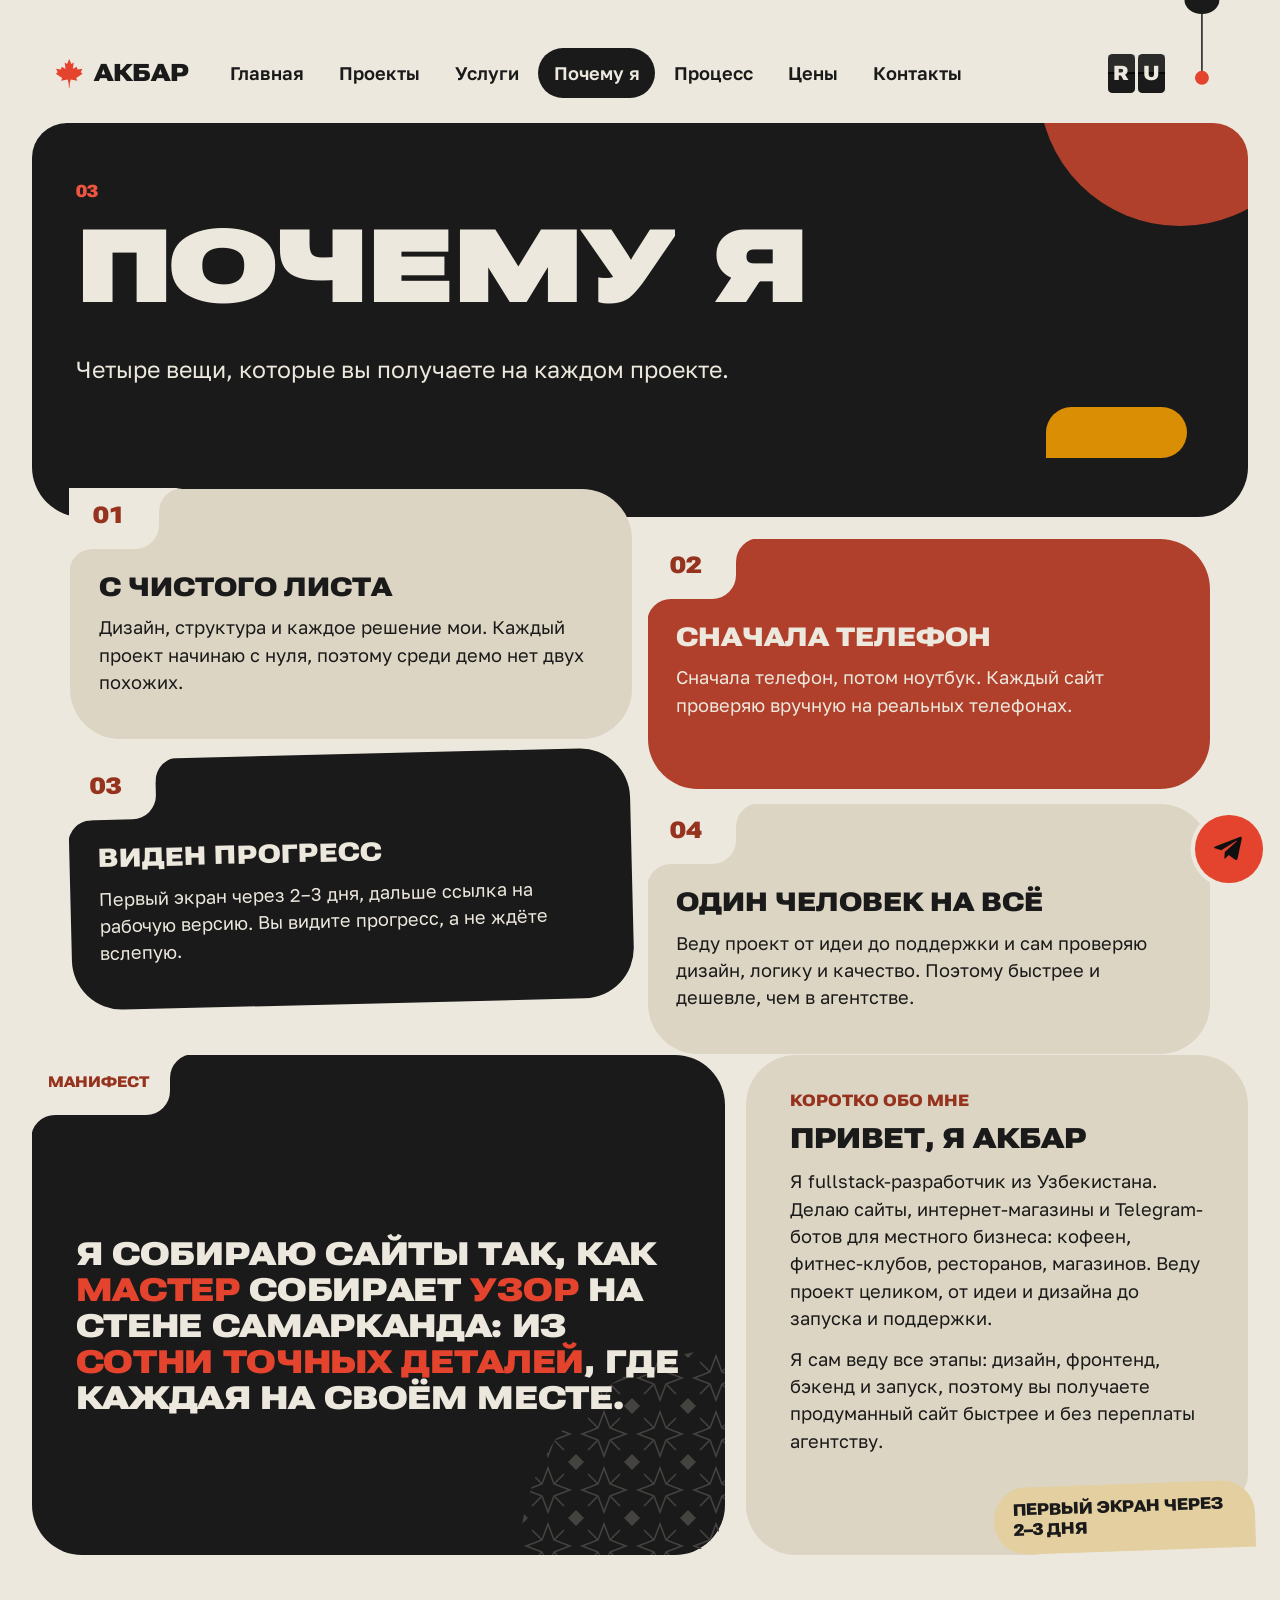
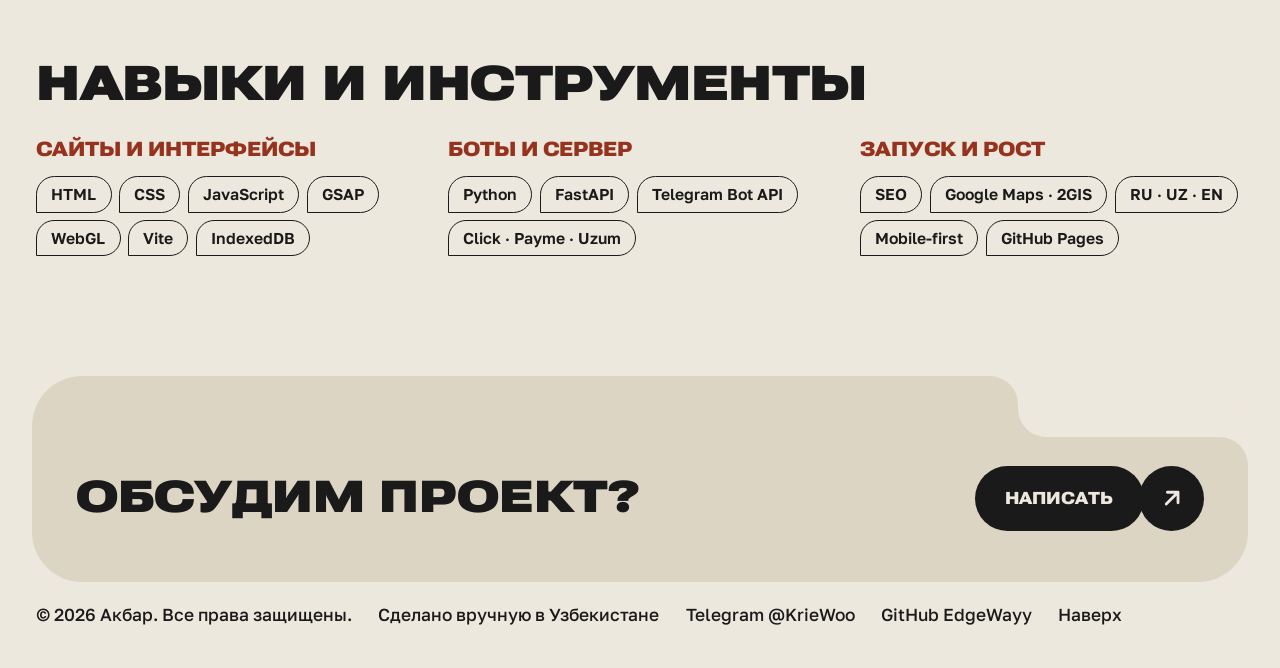
<file: why.html>
<!doctype html>
<html lang="ru" data-page="why" data-title-en="Why me: Akbar" data-title-ru="Почему я: Акбар">
<head>
<meta charset="utf-8">
<meta http-equiv="Content-Security-Policy" content="default-src 'self'; script-src 'self' 'sha256-oxxmnM+duULMp66NEYNz/FhXK4x3OUqBIiBptB8wUuo='; style-src 'self' 'unsafe-inline'; font-src 'self'; img-src 'self' data:; connect-src 'self'; object-src 'none'; base-uri 'self'; form-action 'none'">
<meta name="referrer" content="strict-origin-when-cross-origin">
<meta name="viewport" content="width=device-width, initial-scale=1, viewport-fit=cover">
<title>Почему я: Акбар</title>
<meta name="description" content="Дизайн с чистого листа, сначала телефон, видимый прогресс и один человек на весь проект.">
<meta name="theme-color" content="#1A1A1A">
<meta property="og:type" content="website">
<meta property="og:title" content="Почему я: Акбар">
<meta property="og:description" content="Дизайн с чистого листа, сначала телефон, видимый прогресс и один человек на весь проект.">
<meta property="og:url" content="https://edgewayy.github.io/portfolio-v2/why.html">
<meta property="og:image" content="https://edgewayy.github.io/portfolio-v2/img/og.jpg">
<meta property="og:locale" content="ru_RU">
<meta property="og:locale:alternate" content="en_US">
<meta name="twitter:card" content="summary_large_image">
<link rel="canonical" href="https://edgewayy.github.io/portfolio-v2/why.html">
<link rel="icon" href="favicon.svg" type="image/svg+xml">
<link rel="preload" href="fonts/roboto-flex-wide-cyrillic.woff2" as="font" type="font/woff2" crossorigin>
<link rel="preload" href="fonts/golos-text-cyrillic.woff2" as="font" type="font/woff2" crossorigin>
<script>(function(){var d=document.documentElement,l;d.classList.add("js");try{l=localStorage.getItem("akbar-lang")}catch(e){}if(l==="en"){d.lang="en";d.classList.add("lang-pending");var k=document.createElement("link");k.rel="preload";k.as="font";k.type="font/woff2";k.crossOrigin="";k.href="fonts/roboto-flex-wide-latin.woff2";document.head.appendChild(k)}
var t;try{t=localStorage.getItem("akbar-theme")}catch(e){}if(t!=="dark"&&t!=="light")t=matchMedia("(prefers-color-scheme:dark)").matches?"dark":"light";d.dataset.theme=t;
var a;try{a=sessionStorage.getItem("akbar-acid")}catch(e){}if(a==="1")d.dataset.mode="acid";
var m=matchMedia("(hover:hover) and (pointer:fine) and (min-width:1024px)").matches&&!matchMedia("(prefers-reduced-motion:reduce)").matches;d.dataset.perf=m?"full":"lite";
setTimeout(function(){if(!window.SITE)d.classList.remove("js","gate-on")},3000)})()</script>
<link rel="stylesheet" href="styles.css">
</head>
<body id="top">
<a class="skip" href="#main"><span data-i18n="skip">Перейти к содержимому</span></a>
<span class="vh" aria-live="polite" data-lang-live></span>
<div class="wrap">
<header class="top">
  <div class="top__notch cut tl">
    <div class="brand">
      <button class="logo__mark ix ix--logo" type="button" aria-label="Секрет: удерживай листик" data-i18n-aria-label="secret.label" aria-describedby="leaf-hint"><svg class="logo__ring" viewBox="0 0 36 36" aria-hidden="true"><circle cx="18" cy="18" r="16.5" pathLength="100"/></svg><svg viewBox="0 0 100 100" aria-hidden="true"><path fill="currentColor" d="M50 3 57 20 65 15 62 36 74 29 78 38 93 35 88 47 94 52 73 66 77 75 55 71 52 84 51 98H49L48 84 45 71 23 75 27 66 6 52 12 47 7 35 22 38 26 29 38 36 35 15 43 20Z"/></svg></button>
      <a class="logo ix" href="index.html" aria-label="Акбар, на главную" data-i18n-aria-label="nav.home"><span class="logo__word"><span data-i18n="home.name">Акбар</span></span></a>
      <span class="leaf-hint" id="leaf-hint" aria-hidden="true"><svg class="leaf-hint__arrow" viewBox="0 0 24 20"><path pathLength="1" d="M22 16C14 18 6 15 5 4M1.5 8 5 3.5 9 7.5" fill="none" stroke="currentColor" stroke-width="1.5" stroke-linecap="round" stroke-linejoin="round"/></svg><span data-i18n="secret.hint">Удерживай 3 секунды</span></span>
    </div>
    <button class="menu-btn ix ix--round" type="button" aria-expanded="false" aria-controls="site-nav" aria-label="Меню" data-i18n-aria-label="nav.menu" data-menu-btn><svg viewBox="0 0 24 24" aria-hidden="true"><path d="M4 8h16M4 16h16" fill="none" stroke="currentColor" stroke-width="2.4" stroke-linecap="round"/></svg></button>
    <nav id="site-nav" class="nav" aria-label="Страницы сайта" data-i18n-aria-label="nav.label">
      <button class="nav__close ix ix--round" type="button" aria-label="Закрыть" data-i18n-aria-label="nav.close" data-menu-close><svg viewBox="0 0 24 24" aria-hidden="true"><path d="M6 6l12 12M18 6 6 18" fill="none" stroke="currentColor" stroke-width="2.4" stroke-linecap="round"/></svg></button>
      <ul><li><a href="index.html"><i aria-hidden="true">01</i><span data-i18n="x140">Главная</span></a></li><li><a href="projects.html"><i aria-hidden="true">02</i><span data-i18n="x141">Проекты</span></a></li><li><a href="services.html"><i aria-hidden="true">03</i><span data-i18n="x142">Услуги</span></a></li><li><a href="why.html" aria-current="page"><i aria-hidden="true">04</i><span data-i18n="x143">Почему я</span></a></li><li><a href="process.html"><i aria-hidden="true">05</i><span data-i18n="x144">Процесс</span></a></li><li><a href="prices.html"><i aria-hidden="true">06</i><span data-i18n="x145">Цены</span></a></li><li><a href="contacts.html"><i aria-hidden="true">07</i><span data-i18n="x146">Контакты</span></a></li></ul>
    </nav>
  </div>
  <div class="top__lang cut tr"><button class="flap" type="button" data-flap aria-label="Switch language to English" lang="en"><span class="flap__cells" aria-hidden="true"><span class="flap__cell"><span class="flap__half flap__top"><b>R</b></span><span class="flap__half flap__bot"><b>R</b></span><span class="flap__half flap__top flap__leaf"><b>R</b></span><span class="flap__half flap__bot flap__leaf"><b>R</b></span></span><span class="flap__cell"><span class="flap__half flap__top"><b>U</b></span><span class="flap__half flap__bot"><b>U</b></span><span class="flap__half flap__top flap__leaf"><b>U</b></span><span class="flap__half flap__bot flap__leaf"><b>U</b></span></span></span></button><div class="lamp" data-lamp>
  <svg class="lamp__svg" aria-hidden="true"><path class="lamp__glow"/><path class="lamp__shade"/><path class="lamp__cord"/><circle class="lamp__bead"/></svg>
  <button class="lamp__hit" type="button" role="switch" aria-checked="false" data-theme-btn aria-label="Включить тёмную тему"></button>
</div></div>
</header>
<main id="main">
<section class="panel panel--page">
  <span class="shape shape--a" data-parallax="-.06" aria-hidden="true"></span>
  <span class="shape shape--b" data-parallax=".05" aria-hidden="true"></span>
  <div class="panel__in">
    <p class="kicker"><i>03</i></p>
    <h1 data-i18n="why.h1" class="giant" data-words>Почему я</h1>
    <p data-i18n="why.lead" class="lead">Четыре вещи, которые вы получаете на каждом проекте.</p>
  </div>
</section>
<section class="why">
<article class="whycard" data-reveal>
    <span class="cut tl tab" aria-hidden="true">01</span>
    <h2 data-i18n="why.1t" class="h3">С чистого листа</h2>
    <p data-i18n="why.1">Дизайн, структура и каждое решение мои. Каждый проект начинаю с нуля, поэтому среди демо нет двух похожих.</p>
  </article>
<article class="whycard" data-reveal>
    <span class="cut tl tab" aria-hidden="true">02</span>
    <h2 data-i18n="why.2t" class="h3">Сначала телефон</h2>
    <p data-i18n="why.2">Сначала телефон, потом ноутбук. Каждый сайт проверяю вручную на реальных телефонах.</p>
  </article>
<article class="whycard" data-reveal>
    <span class="cut tl tab" aria-hidden="true">03</span>
    <h2 data-i18n="why.3t" class="h3">Виден прогресс</h2>
    <p data-i18n="why.3">Первый экран через 2–3 дня, дальше ссылка на рабочую версию. Вы видите прогресс, а не ждёте вслепую.</p>
  </article>
<article class="whycard" data-reveal>
    <span class="cut tl tab" aria-hidden="true">04</span>
    <h2 data-i18n="why.4t" class="h3">Один человек на всё</h2>
    <p data-i18n="why.4">Веду проект от идеи до поддержки и сам проверяю дизайн, логику и качество. Поэтому быстрее и дешевле, чем в агентстве.</p>
  </article>
</section>
<section class="about">
  <div class="about__quote" data-reveal>
    <svg class="about__tile" aria-hidden="true"><defs><pattern id="tile" width="56" height="56" patternUnits="userSpaceOnUse"><path d="M28 6 34 22 50 28 34 34 28 50 22 34 6 28 22 22ZM12 12 22 22M44 12 34 22M12 44 22 34M44 44 34 34" fill="none" stroke="currentColor" stroke-width="1.5"/><path d="M0 0H8L0 8ZM56 0V8L48 0ZM0 56V48L8 56ZM56 56H48L56 48Z" fill="currentColor"/></pattern></defs><rect width="100%" height="100%" fill="url(#tile)"/></svg>
    <span class="cut tl tab about__tab"><span data-i18n="about.tab">Манифест</span></span>
    <p class="about__q" data-i18n-rich="manifesto">Я собираю сайты так, как <em>мастер</em> собирает <em>узор</em> на стене Самарканда: из <em>сотни точных деталей</em>, где каждая на своём месте.</p>
  </div>
  <div class="about__me" data-reveal>
    <p data-i18n="intro.kicker" class="kicker kicker--ink">Коротко обо мне</p>
    <h2 data-i18n="intro.h2" class="about__h">Привет, я Акбар</h2>
    <p data-i18n="intro.p1">Я fullstack-разработчик из Узбекистана. Делаю сайты, интернет-магазины и Telegram-ботов для местного бизнеса: кофеен, фитнес-клубов, ресторанов, магазинов. Веду проект целиком, от идеи и дизайна до запуска и поддержки.</p>
    <p data-i18n="intro.p2">Я сам веду все этапы: дизайн, фронтенд, бэкенд и запуск, поэтому вы получаете продуманный сайт быстрее и без переплаты агентству.</p>
    <span class="cut br about__cut" aria-hidden="true"></span>
    <p data-i18n="intro.sticker" class="sticker about__sticker">Первый экран через 2–3 дня</p>
  </div>
</section>
<section class="skills">
  <h2 data-i18n="skills.h2" class="h2" data-reveal>Навыки и инструменты</h2>
  <div class="skills__grid">
    <div data-reveal><h3 data-i18n="skills.front" class="skills__t">Сайты и интерфейсы</h3><ul class="tags"><li>HTML</li><li>CSS</li><li>JavaScript</li><li>GSAP</li><li>WebGL</li><li>Vite</li><li>IndexedDB</li></ul></div><div data-reveal><h3 data-i18n="skills.back" class="skills__t">Боты и сервер</h3><ul class="tags"><li>Python</li><li>FastAPI</li><li>Telegram Bot API</li><li>Click · Payme · Uzum</li></ul></div><div data-reveal><h3 data-i18n="skills.launch" class="skills__t">Запуск и рост</h3><ul class="tags"><li>SEO</li><li>Google Maps · 2GIS</li><li>RU · UZ · EN</li><li>Mobile-first</li><li>GitHub Pages</li></ul></div>
  </div>
</section>
</main>
<footer class="foot">
  <div class="foot__panel" data-reveal>
    <span class="cut tr foot__cut" aria-hidden="true"></span>
    <p data-i18n="foot.big" class="foot__big">Обсудим проект?</p>
    <a class="cta ix ix--pill cta--ink magnetic" href="https://t.me/KrieWoo" target="_blank" rel="noopener"><span class="cta__pill"><span data-i18n="foot.cta">Написать</span></span><span class="cta__round"><svg viewBox="0 0 24 24" aria-hidden="true"><path d="M7 17 17 7M8 7h9v9" fill="none" stroke="currentColor" stroke-width="2.4" stroke-linecap="round" stroke-linejoin="round"/></svg></span></a>
  </div>
  <div class="foot__row">
    <span data-i18n="foot.copy">© 2026 Акбар. Все права защищены.</span>
    <span data-i18n="foot.made">Сделано вручную в Узбекистане</span>
    <a class="link ix--link" href="https://t.me/KrieWoo" target="_blank" rel="noopener">Telegram @KrieWoo</a>
    <a class="link ix--link" href="https://github.com/EdgeWayy" target="_blank" rel="noopener">GitHub EdgeWayy</a>
    <a class="link ix--link" href="#top"><span data-i18n="foot.top">Наверх</span></a>
  </div>
</footer>
<a class="fab ix ix--round magnetic" href="https://t.me/KrieWoo" target="_blank" rel="noopener" aria-label="Написать в Telegram" data-i18n-aria-label="float.tg"><svg viewBox="0 0 24 24" aria-hidden="true"><path fill="currentColor" d="M21.9 4.3 18.7 19.5c-.2 1.1-.9 1.3-1.8.8l-4.9-3.6-2.4 2.3c-.3.3-.5.5-1 .5l.4-5 9.1-8.2c.4-.4-.1-.6-.6-.2L6.3 13.2 1.5 11.7c-1-.3-1-1 .2-1.5L20.4 3c.9-.3 1.7.2 1.5 1.3z"/></svg></a>
</div>
<script src="js/i18n.js" defer></script>
<script src="main.js" defer></script>
</body>
</html>
</file>
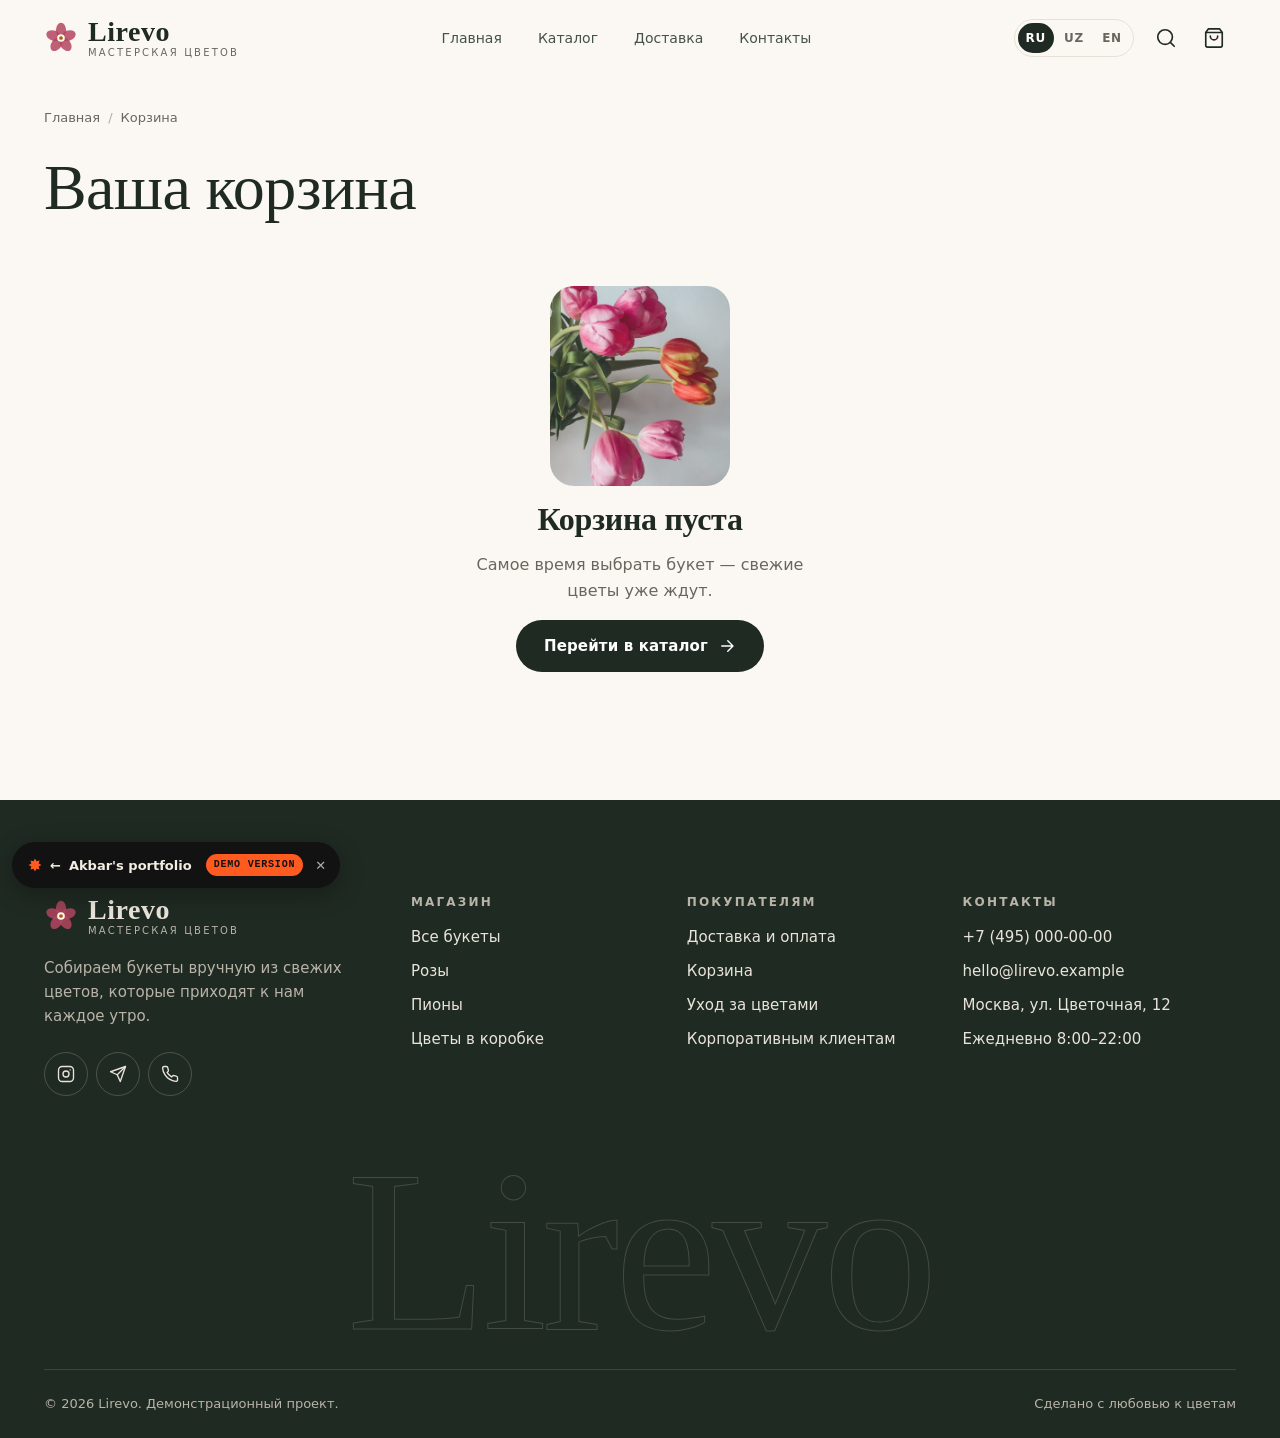
<file: demos/lirevo-flowers/cart.html>
<!doctype html>
<html lang="ru">
<head>
  <meta charset="utf-8">
  <meta http-equiv="Content-Security-Policy" content="default-src 'self'; script-src 'self'; style-src 'self' 'unsafe-inline' https://fonts.googleapis.com; font-src 'self' https://fonts.gstatic.com; img-src 'self' data:; connect-src 'self'; object-src 'none'; base-uri 'self'; form-action 'self'">
  <meta name="referrer" content="strict-origin-when-cross-origin">
  <meta name="viewport" content="width=device-width, initial-scale=1">
  <title data-i18n="cart.title">Корзина — Lirevo</title>
  <meta name="theme-color" content="#FBF8F3">
  <script src="js/boot.js"></script>
  <link rel="preconnect" href="https://fonts.googleapis.com">
  <link rel="preconnect" href="https://fonts.gstatic.com" crossorigin>
  <link href="https://fonts.googleapis.com/css2?family=Cormorant:ital,wght@0,400;0,500;0,600;0,700;1,500&family=Montserrat:wght@400;500;600;700&display=swap" rel="stylesheet">
  <link rel="stylesheet" href="css/styles.css">
  <link rel="icon" href="data:image/svg+xml,%3Csvg xmlns='http://www.w3.org/2000/svg' viewBox='0 0 40 40'%3E%3Ccircle cx='20' cy='20' r='14' fill='%23B4475F'/%3E%3C/svg%3E">
</head>
<body data-page="cart">
  <a class="skip-link" href="#main" data-i18n="skip">Перейти к содержимому</a>
  <header id="site-header" style="height:76px"></header>

  <main id="main" class="page-top">
    <div class="container">
      <nav aria-label="Хлебные крошки" data-i18n-attr="aria-label:crumbs"><ol class="crumbs"><li><a href="index.html" data-i18n="nav.home">Главная</a></li><li aria-current="page" data-i18n="footer.cart">Корзина</li></ol></nav>
      <h1 class="h-1" style="margin-top:var(--s-5)" data-split data-i18n="cart.h1">Ваша корзина</h1>
      <div id="cart-root"></div>
    </div>
  </main>

  <footer id="site-footer"></footer>

  <script src="js/i18n.js"></script>
  <script src="js/data.js"></script>
  <script src="js/flowers.js"></script>
  <script src="js/core.js"></script>
  <script src="js/cart.js"></script>
<script src="../_shared/demo-bar.js" data-akbar-demo-bar data-home="../../" data-name="Lirevo" defer></script>
</body>
</html>
</file>
<file: styles.css>
/* ============ FONTS (self-hosted, licenses in README) ============ */
@font-face { font-family: "Roboto Flex"; font-weight: 1000; font-stretch: 151%; font-display: swap; src: url(fonts/roboto-flex-wide-cyrillic.woff2) format("woff2"); unicode-range: U+0301, U+0400-045F, U+0490-0491, U+04B0-04B1, U+2116; }
@font-face { font-family: "Roboto Flex"; font-weight: 1000; font-stretch: 151%; font-display: swap; src: url(fonts/roboto-flex-wide-latin.woff2) format("woff2"); unicode-range: U+0000-00FF, U+0131, U+0152-0153, U+02BB-02BC, U+02C6, U+02DA, U+02DC, U+2000-206F, U+20AC, U+2122, U+2191, U+2193, U+2212, U+2215, U+FEFF, U+FFFD; }
@font-face { font-family: "Golos Text"; font-weight: 400 700; font-display: swap; src: url(fonts/golos-text-cyrillic.woff2) format("woff2"); unicode-range: U+0301, U+0400-045F, U+0490-0491, U+04B0-04B1, U+2116; }
@font-face { font-family: "Golos Text"; font-weight: 400 700; font-display: swap; src: url(fonts/golos-text-latin.woff2) format("woff2"); unicode-range: U+0000-00FF, U+0131, U+0152-0153, U+02BB-02BC, U+02C6, U+02DA, U+02DC, U+2000-206F, U+20AC, U+2122, U+2191, U+2193, U+2212, U+2215, U+FEFF, U+FFFD; }

@font-face { font-family: "Rubik Wet Paint"; font-display: swap; src: url(fonts/rubik-wet-paint-cyrillic.woff2) format("woff2"); unicode-range: U+0301, U+0400-045F, U+0490-0491, U+04B0-04B1, U+2116; }
@font-face { font-family: "Rubik Wet Paint"; font-display: swap; src: url(fonts/rubik-wet-paint-latin.woff2) format("woff2"); unicode-range: U+0000-00FF, U+0131, U+0152-0153, U+02BB-02BC, U+02C6, U+02DA, U+02DC, U+2000-206F, U+20AC, U+2122, U+2191, U+2193, U+2212, U+2215, U+FEFF, U+FFFD; }
@font-face { font-family: "JetBrains Mono"; font-weight: 400 700; font-display: swap; src: url(fonts/jetbrains-mono-cyrillic.woff2) format("woff2"); unicode-range: U+0301, U+0400-045F, U+0490-0491, U+04B0-04B1, U+2116; }
@font-face { font-family: "JetBrains Mono"; font-weight: 400 700; font-display: swap; src: url(fonts/jetbrains-mono-latin.woff2) format("woff2"); unicode-range: U+0000-00FF, U+0131, U+0152-0153, U+02BB-02BC, U+02C6, U+02DA, U+02DC, U+2000-206F, U+20AC, U+2122, U+2191, U+2193, U+2212, U+2215, U+FEFF, U+FFFD; }

/* ============ TOKENS ============
   Rule: pure tomato only on small details and huge type. Large surfaces use ink, sand or brick. */
/* Primitives. The entry gate keeps these directly, so it looks the same in every theme. */
:root {
  --bone: #EDE8DD;
  --ink: #1A1A1A;
  --tomato: #E4432D;

  /* Semantic tokens: components only use these. Light is the default. */
  --page: var(--bone);
  --text: var(--ink);
  --panel: var(--ink);
  --on-panel: var(--bone);
  --on-panel-2: #D8D2C5;
  --panel-line: #45433F;
  --card: #DDD5C3;
  --on-card: var(--ink);
  --accent: var(--tomato);
  --on-accent: #0F0F0F;   /* 4.7:1 on tomato */
  --accent-text: #96331F;  /* small coloured text on page and cards */
  --kicker-n: #EE5540;    /* tomato is 4.26:1 on ink, just short of AA at this size */
  --brick: #B0402B;        /* large highlights, bone text: 4.7:1 */
  --on-brick: var(--bone);
  --brick-line: rgba(237, 232, 221, .45);
  --marquee-bg: var(--brick);
  --marquee-fg: var(--on-brick);
  --sticker: #E3CFA0;
  --on-sticker: var(--ink);
  --accent-2: var(--season-accent, #D98E04); /* season accent, set from the config in main.js */
  --on-accent-2: var(--ink);
  --btn-bg: var(--ink);    /* solid button on page and cards */
  --btn-fg: var(--bone);
  --cta-bg: var(--bone);   /* light button on panels */
  --cta-fg: var(--ink);
  --card-hover: var(--ink);
  --card-hover-fg: var(--bone);
  --card-hover-price: var(--tomato);
  --blob: var(--bone);
  --dot: var(--ink);
  --shape-a: var(--brick);
  --leaf-vein: #A32A1C;
  --leaf-stem: #5A3A22;
  --cord-c: var(--text);
  --flap-top: #2B2B29;
  --flap-bot: #1A1A1A;
  --flap-fg: var(--bone);
  --flap-seam: #000000;
  --img-bg: #2B2A28;
  --stack-a: #1A1A1A;
  --stack-b: #222222;
  --stack-line: #4C4A45;
  --on-stack: var(--bone);
  --on-stack-2: #D8D2C5;
  --stack-tag: var(--accent-2);
  --stack-num: #EE5540;
  --stack-dim: #000000;
  --shot-bar: #2B2A28;
  --shot-bezel: #0F0F0F;
  --shot-shadow: rgba(0, 0, 0, .5);
  --ix-t: 230ms;
  --ix-press: 90ms;
  --ix-ease: cubic-bezier(.34, 1.4, .64, 1);
  --muted: #8A857B;
  --line: rgba(26, 26, 26, .3);

  --gap: max(clamp(16px, 2.5vw, 56px), env(safe-area-inset-left), env(safe-area-inset-right));
  --page-max: 1800px;
  --hero-h: clamp(36rem, 80vh, 52rem);
  --r: 1.375rem;
  --r-lg: 2.125rem;
  --pad: clamp(1.125rem, 3.4vw, 3rem);
  --head: "Roboto Flex", "Arial Black", system-ui, sans-serif;
  --body: "Golos Text", system-ui, -apple-system, "Segoe UI", sans-serif;
  --ease: cubic-bezier(.2, .8, .2, 1);
  --bg-behind: var(--page);
}
html[data-theme="dark"] {
  color-scheme: dark;
  --page: #121212;
  --text: var(--bone);
  --panel: #1E1E1E;
  --panel-line: #3A3936;
  --card: #262626;
  --on-card: var(--bone);
  --accent-text: #FF8A72;
  --kicker-n: #FF8A72;
  --btn-bg: var(--bone);
  --btn-fg: var(--ink);
  --card-hover: #3A3A3A;
  --card-hover-price: #FF9C87;
  --stack-a: #1E1E1E;
  --stack-b: #262626;
  --stack-num: #FF8A72;
  --flap-top: #EDE8DD;
  --flap-bot: #DDD5C3;
  --flap-fg: #1A1A1A;
  --flap-seam: #8A857B;
  --line: rgba(237, 232, 221, .3);
  --muted: #A29D92;
}
@media (min-width: 1000px) { :root { --r: 1.875rem; --r-lg: 2.875rem; } }

*, *::before, *::after { box-sizing: border-box; }
/* Fluid root: everything below is in rem, so the whole site grows together up to 22 px. */
html { font-size: clamp(16px, 0.5vw + 11px, 22px); background: var(--page); -webkit-text-size-adjust: 100%; overflow-x: clip; scroll-behavior: smooth; }
body { margin: 0; background: var(--page); color: var(--text); font: 400 1.05rem/1.5 var(--body); overflow-x: clip; }
h1, h2, h3, p, ul, ol, dl, dd, figure { margin: 0; padding: 0; }
ul, ol { list-style: none; }
img, canvas, svg { display: block; max-width: 100%; }
img { height: auto; }
a { color: inherit; text-decoration: none; }
button { font: inherit; color: inherit; background: none; border: 0; padding: 0; cursor: pointer; }
[hidden] { display: none !important; }
:focus-visible { outline: 3px solid var(--accent-2); outline-offset: 3px; border-radius: 0.375rem; }

html.lang-pending body { visibility: hidden; animation: show-late 0s 1.5s forwards; }
@keyframes show-late { to { visibility: visible; } }

.skip { position: fixed; left: 1rem; top: -5rem; z-index: 300; background: var(--panel); color: var(--on-panel); padding: 0.75rem 1.125rem; border-radius: 62.4375rem; font-weight: 700; transition: top .2s; }
.skip:focus { top: 0.75rem; }

#main:focus { outline: none; } /* focus lands here after the gate, for keyboard users' next Tab */

/* ============ NOTCH SYSTEM =================
   A .cut sits in a corner of its parent in the colour behind the parent. Its two pseudo-elements are
   transparent squares whose rounded corner is filled by a box-shadow, which makes the concave radii.
   Crisp at any size, no masks. */
.cut { --c: var(--r); position: absolute; background: var(--bg-behind); z-index: 2; isolation: isolate; }
.cut::before, .cut::after { content: ""; position: absolute; width: calc(var(--c) * 2); height: calc(var(--c) * 2); background: transparent; pointer-events: none; z-index: -1; }
.cut.tl { top: 0; left: 0; border-bottom-right-radius: var(--c); }
.cut.tl::before { top: 100%; left: 0; }
.cut.tl::after { left: 100%; top: 0; }
.cut.tl::before, .cut.tl::after { border-top-left-radius: var(--c); box-shadow: calc(var(--c) * -1) calc(var(--c) * -1) 0 0 var(--bg-behind); }
.cut.tr { top: 0; right: 0; border-bottom-left-radius: var(--c); }
.cut.tr::before { top: 100%; right: 0; }
.cut.tr::after { right: 100%; top: 0; }
.cut.tr::before, .cut.tr::after { border-top-right-radius: var(--c); box-shadow: var(--c) calc(var(--c) * -1) 0 0 var(--bg-behind); }
.cut.bl { bottom: 0; left: 0; border-top-right-radius: var(--c); }
.cut.bl::before { bottom: 100%; left: 0; }
.cut.bl::after { left: 100%; bottom: 0; }
.cut.bl::before, .cut.bl::after { border-bottom-left-radius: var(--c); box-shadow: calc(var(--c) * -1) var(--c) 0 0 var(--bg-behind); }

.cut.br { bottom: 0; right: 0; border-top-left-radius: var(--c); }
.cut.br::before { bottom: 100%; right: 0; }
.cut.br::after { right: 100%; bottom: 0; }
.cut.br::before, .cut.br::after { border-bottom-right-radius: var(--c); box-shadow: var(--c) var(--c) 0 0 var(--bg-behind); }

/* the tab sits 1 px past the card's clip edge, so no hairline of the card shows around it */
.hubcard, .svcard, .whycard, .plan, .about__quote { overflow: clip !important; overflow-clip-margin: 1px; }
.cut.tab { top: -1px; left: -1px; }

/* number label living in a card's corner notch */
.tab { --c: 1.375rem; display: grid; place-items: center; min-width: calc(4.375rem + var(--tab-shift, 0px)); height: calc(3.25rem + var(--tab-shift, 0px)); padding: 0 0.875rem 0.25rem 0.25rem; font: 1000 1.1875rem/1 var(--head); color: var(--accent-text); transition: min-width var(--ix-t) var(--ease), height var(--ix-t) var(--ease), color .2s; }
@media (min-width: 1000px) { .tab { min-width: calc(5.125rem + var(--tab-shift, 0px)); height: calc(3.5rem + var(--tab-shift, 0px)); font-size: 1.3125rem; } }

/* ============ LAYOUT + TYPE ============ */
.wrap { position: relative; width: min(100% - 2 * var(--gap), var(--page-max)); margin-inline: auto; padding-block: var(--gap) calc(var(--gap) + env(safe-area-inset-bottom)); }
.giant { font: 1000 clamp(1.9rem, 8vw, 7rem)/1 var(--head); text-transform: uppercase; letter-spacing: -.02em; overflow-wrap: break-word; }
.giant--hero { font-size: clamp(2.2rem, 3.4vw + 1rem, 6rem); line-height: 1.04; }
.h2 { font: 1000 clamp(1.8rem, 2.4vw + 1rem, 4rem)/1.08 var(--head); text-transform: uppercase; letter-spacing: -.01em; overflow-wrap: break-word; }
.h3 { font: 1000 clamp(1.3rem, 1.7vw, 1.6rem)/1.15 var(--head); text-transform: uppercase; overflow-wrap: break-word; }
.lead { font-size: clamp(1.25rem, 1vw + .6rem, 1.5rem); line-height: 1.45; max-width: 38em; }
.kicker { font: 1000 0.9375rem/1.3 var(--head); text-transform: uppercase; color: var(--muted); }
.kicker i { font-style: normal; color: var(--kicker-n); }
.kicker--ink { color: var(--accent-text); margin-bottom: 0.875rem; }
.w { display: inline-block; overflow: hidden; vertical-align: bottom; padding-bottom: .04em; }
.w__in { display: inline-block; }

/* ============ MAIN BLACK PANEL + HEADER NOTCH ============ */
.panel { position: relative; background: var(--panel); color: var(--on-panel); border-radius: 0 var(--r-lg) var(--r-lg) var(--r-lg); overflow: hidden; isolation: isolate; }
.panel--page { padding: 7.375rem var(--pad) 5.5rem; }
.panel--page:has(+ .plans, + .why) { padding-bottom: 7.5rem; }
.panel--page:has(+ .plans, + .why) .shape--b { bottom: 3.375rem; }
.panel--page .lead { margin-top: clamp(1rem, 2.4vw, 1.875rem); color: var(--on-panel); }
.panel--page .kicker { margin-bottom: 0.75rem; font-size: 1rem; }
.panel--page .cta { margin-top: 1.625rem; }
.shape { position: absolute; z-index: -1; display: block; }
.shape--a { width: clamp(7.5rem, 22vw, 18.75rem); aspect-ratio: 1; right: -6%; top: -18%; background: var(--shape-a); border-radius: 50%; }
.shape--b { width: clamp(4.375rem, 11vw, 9.375rem); height: clamp(2.125rem, 4vw, 3.5rem); right: 5%; bottom: 1.375rem; background: var(--accent-2); border-radius: 62.4375rem 62.4375rem 62.4375rem 0; }

.top { position: absolute; z-index: 20; top: var(--gap); left: 0; right: 0; pointer-events: none; }
.top > * { pointer-events: auto; }
.top__notch { display: flex; align-items: center; gap: 0.625rem; height: 4.5rem; padding: 0 0.75rem 0.375rem 0.375rem; --c: 1.625rem; }
/* the switches sit in their own notch, so ink on the page colour reads; below 1320 px it joins the logo notch into a bar */
.top__lang { display: flex; align-items: center; justify-content: flex-end; gap: 0.625rem; height: 4.5rem; padding: 0 0.75rem 0.375rem 0.875rem; --c: 1.625rem; }
html:not(.js) .top__lang { display: none; }
.top__notch { z-index: 3; }
@media (max-width: 1319px) { .top__lang.cut.tr { left: 0; border-bottom-left-radius: 0; } .top__lang.cut.tr::after { display: none; } }
.brand { position: relative; display: flex; align-items: center; gap: 0.1875rem; padding-left: 0.375rem; }
.logo { display: flex; align-items: center; min-height: 3rem; padding: 0.375rem 0.375rem 0.375rem 0.25rem; font: 1000 1.4rem/1 var(--head); text-transform: uppercase; border-radius: 62.4375rem; }
.logo__mark { position: relative; flex: none; display: grid; place-items: center; width: 2.75rem; height: 2.75rem; margin: -0.5rem -0.375rem -0.5rem -0.5rem; color: var(--accent); border-radius: 50%; touch-action: none; user-select: none; -webkit-user-select: none; -webkit-touch-callout: none; }
.logo__mark > svg:not(.logo__ring) { width: 1.625rem; transition: transform var(--ix-t) var(--ix-ease); }
.logo__ring { position: absolute; inset: 0.1875rem; width: calc(100% - 0.375rem); height: calc(100% - 0.375rem); transform: rotate(-90deg); pointer-events: none; }
.logo__ring { opacity: 0; }
.logo__mark.is-hold .logo__ring { opacity: 1; }
.logo__ring circle { fill: none; stroke: var(--accent); stroke-width: 1.5; stroke-dasharray: 100; stroke-dashoffset: 100; }
/* secret hint: tiny, quiet and absolutely placed. Says 3 s on purpose, the real hold is 2 s. */
.leaf-hint { position: absolute; z-index: 4; top: calc(100% - 0.1875rem); left: 0.75rem; display: flex; align-items: flex-start; gap: 0.25rem; padding: 0.125rem 0.375rem 0.125rem 0; background: var(--page); border-radius: 0.375rem; font: 600 0.7rem/1.2 var(--body); letter-spacing: .08em; text-transform: uppercase; white-space: nowrap; color: var(--muted); pointer-events: none; opacity: 0; translate: 0 -6px; visibility: hidden; transition: opacity .3s var(--ease), translate .3s var(--ease), visibility 0s .3s; }
.leaf-hint.is-on { opacity: 1; translate: 0 0; visibility: visible; transition: opacity .3s var(--ease), translate .3s var(--ease), visibility 0s; }
.leaf-hint__arrow { flex: none; width: 1.25rem; height: 1rem; margin-top: -0.125rem; }
html[data-perf="full"] .leaf-hint.is-on .leaf-hint__arrow path { stroke-dasharray: 1; animation: hint-draw .4s var(--ease) both; }
@keyframes hint-draw { from { stroke-dashoffset: 1; } to { stroke-dashoffset: 0; } }
@media (min-width: 1180px) { .leaf-hint { top: calc(100% + 0.25rem); } } /* clears the current-page pill */
@media (max-width: 379px) { .leaf-hint { width: 8.5rem; white-space: normal; } } /* clears the flap */
html[data-mode="acid"] .leaf-hint { display: none; }
.vh { position: absolute; width: 1px; height: 1px; margin: -1px; overflow: hidden; clip-path: inset(50%); white-space: nowrap; }
.menu-btn { display: none; width: 3.125rem; height: 3.125rem; place-items: center; border-radius: 50%; background: var(--panel); color: var(--on-panel); }
.menu-btn svg { width: 1.625rem; }
.js .menu-btn { display: grid; }

/* nav without JS is a plain wrapped list; with JS below 1180 px it is a full-screen sheet */
.nav ul { display: flex; flex-wrap: wrap; gap: 2px 0.625rem; }
.nav a { position: relative; display: inline-flex; align-items: center; min-height: 2.75rem; padding: 0.375rem; font-weight: 600; font-size: 1.0625rem; }
.nav i { display: none; }
.nav__close { display: none; }
html:not(.js) .top__notch { height: auto; flex-wrap: wrap; max-width: 70%; padding-bottom: 0.75rem; }
.js .nav { position: fixed; inset: 0; z-index: 60; background: var(--panel); color: var(--on-panel); padding: 5.25rem max(1.5rem, env(safe-area-inset-left)) 1.5rem; overflow-y: auto; visibility: hidden; opacity: 0; transform: translateY(-0.875rem); transition: opacity .25s, transform .3s var(--ease), visibility .3s; }
.js.nav-open .nav { visibility: visible; opacity: 1; transform: none; }
.js.nav-open body { overflow: hidden; }
.js .nav ul { flex-direction: column; flex-wrap: nowrap; gap: 0; }
.js .nav li { border-bottom: 1px solid var(--panel-line); }
.js .nav a { display: flex; align-items: center; gap: 0.875rem; width: 100%; min-height: 4.25rem; padding: 0.625rem 0; font: 1000 clamp(1.75rem, 7.4vw, 2.75rem)/1.05 var(--head); text-transform: uppercase; }
.js .nav i { display: inline; font: 1000 0.9375rem/1 var(--head); font-style: normal; color: var(--muted); }
.js .nav a[aria-current="page"] { color: var(--accent); }
.js .nav__close { display: grid; place-items: center; position: absolute; top: 1.25rem; right: max(1.25rem, env(safe-area-inset-right)); width: 3.25rem; height: 3.25rem; border-radius: 50%; background: var(--accent); color: var(--on-accent); }
.nav__close svg { width: 1.625rem; }

@media (min-width: 1180px) {
  .top__notch { height: 5.25rem; padding: 0 1.375rem 0.5rem 0.875rem; gap: 1.125rem; --c: 2rem; }
  .top__lang { height: 5.25rem; padding: 0 1.25rem 0.5rem 1.125rem; --c: 2rem; }
  .logo__mark > svg:not(.logo__ring) { width: 1.75rem; }
  .js .menu-btn, .js .nav__close { display: none; }
  .js .nav { position: static; inset: auto; visibility: visible; opacity: 1; transform: none; background: none; color: inherit; padding: 0; overflow: visible; transition: none; z-index: auto; }
  .js .nav ul { flex-direction: row; gap: 0.25rem; }
  .js .nav li { border: 0; }
  .js .nav i { display: none; }
  .js .nav a { display: inline-flex; width: auto; min-height: 2.875rem; padding: 0 0.875rem; font: 600 1.05rem/1 var(--body); text-transform: none; border-radius: 62.4375rem; transition: transform .2s var(--ease); }
  .js .nav a::after { content: ""; position: absolute; left: 0.9375rem; right: 0.9375rem; bottom: 0.4375rem; height: 2.5px; background: var(--accent); transform: scaleX(0); transform-origin: left; transition: transform var(--ix-t) var(--ease); }
  .js .nav a:focus-visible::after { transform: scaleX(1); }
  .js .nav a:active { transform: scale(.96); }
  .js .nav a[aria-current="page"] { background: var(--panel); color: var(--on-panel); }
  .js .nav a[aria-current="page"]::after { display: none; }
  .panel--page { padding-top: 8.5rem; padding-bottom: 4rem; }
  .panel--page .lead { max-width: min(38em, 68%); }
}

/* ============ SPLIT-FLAP LANGUAGE SWITCH (motion in main.js) ============ */
.flap { position: relative; flex: none; display: grid; place-items: center; min-width: 2.75rem; min-height: 2.75rem; padding: 0.25rem 0.125rem; border-radius: 0.5rem; touch-action: manipulation; transition: scale var(--ix-press) ease-out; }
.flap__cells { display: flex; gap: 0.125rem; }
.flap__cell { position: relative; display: block; width: 1.6rem; height: 2.25rem; perspective: 7rem; font: 1000 1.125rem/2.25rem var(--head); color: var(--flap-fg); }
.flap__half { position: absolute; left: 0; right: 0; display: block; height: 50%; overflow: hidden; text-align: center; backface-visibility: hidden; }
.flap__half b { display: block; height: 2.25rem; font-weight: inherit; }
.flap__top { top: 0; background: var(--flap-top); border-radius: 0.25rem 0.25rem 0 0; box-shadow: inset 0 -0.75px 0 var(--flap-seam); transform-origin: 50% 100%; }
.flap__bot { bottom: 0; background: var(--flap-bot); border-radius: 0 0 0.25rem 0.25rem; box-shadow: inset 0 0.75px 0 var(--flap-seam); transform-origin: 50% 0; }
.flap__bot b { margin-top: -1.125rem; }
.flap__top.flap__leaf { z-index: 2; transform: rotateX(-90deg); }
.flap__bot.flap__leaf { z-index: 2; transform: rotateX(90deg); }
.gate .flap { --flap-top: #EDE8DD; --flap-bot: #DDD5C3; --flap-fg: #1A1A1A; --flap-seam: #8A857B; } /* the gate is ink in every theme */
@media (hover: hover) and (prefers-reduced-motion: no-preference) { .flap:hover .flap__top:not(.flap__leaf) { animation: flap-tease .45s var(--ease); } }
@keyframes flap-tease { 40% { transform: rotateX(-6deg); } }
@media (prefers-reduced-motion: no-preference) { .flap:active { scale: .97; } }

/* ============ LAMP CORD THEME TOGGLE (motion in main.js) ============ */
.lamp { --cord: 64px; --shade: 14px; --bead: 7px; --pull: 0px; --pull-s: 1; position: relative; flex: none; align-self: flex-start; width: 2.75rem; height: calc(100% + var(--gap)); min-height: 7rem; margin-top: calc(-1 * var(--gap)); color: var(--cord-c); }
.lamp__svg { position: absolute; inset: 0; width: 100%; height: 100%; max-width: none; overflow: visible; pointer-events: none; }
.lamp__shade { fill: currentColor; }
.lamp__glow { fill: var(--accent-2); opacity: 0; }
.lamp__cord { fill: none; stroke: currentColor; stroke-width: 1.5; stroke-linecap: round; }
.lamp__bead { fill: var(--accent); }
.lamp__hit { position: absolute; left: 50%; top: calc(var(--shade) + var(--cord) - 22px); width: 44px; height: 44px; margin-left: -22px; border-radius: 50%; touch-action: none; }
.lamp.is-down .lamp__bead { fill: var(--accent-2); }
/* LITE and reduced motion: straight cord, CSS spring on the handle */
html:not([data-perf="full"]) .lamp__cord { transform-box: fill-box; transform-origin: 50% 0; transform: scaleY(var(--pull-s)); transition: transform .5s cubic-bezier(.34, 1.56, .64, 1); }
html:not([data-perf="full"]) .lamp__bead { transform: translateY(var(--pull)); transition: transform .5s cubic-bezier(.34, 1.56, .64, 1); }
html:not([data-perf="full"]) .lamp.is-fast .lamp__cord, html:not([data-perf="full"]) .lamp.is-fast .lamp__bead { transition-duration: 70ms; transition-timing-function: ease-out; }
@media (max-width: 480px) { .lamp { --cord: 46px; --shade: 12px; --bead: 6px; min-height: 5.5rem; } }

@media (max-width: 480px) {
  .top__lang { gap: 0.25rem; padding-right: 0.25rem; }
  .top__notch { gap: .25rem; padding-right: .5rem; }
  .logo { padding-inline: 0 .25rem; font-size: 1.25rem; }
  .logo__mark > svg:not(.logo__ring) { width: 1.375rem; }
  .menu-btn { width: 2.875rem; height: 2.875rem; }
}
@media (max-width: 379px) { .logo__word { display: none; } }

/* circle reveal for theme and acid switches; plain fade where View Transitions are missing */
html.vt-reveal::view-transition-old(root) { animation: none; z-index: 1; }
html.vt-reveal::view-transition-new(root) { animation: none; z-index: 2; }
html.theme-fade, html.theme-fade * { transition: background-color .35s, color .35s, border-color .35s !important; }
html.theme-fade--quick, html.theme-fade--quick * { transition: background-color .15s, color .15s, border-color .15s !important; }
html::view-transition { pointer-events: none; } /* the lamp and links stay usable during a wave */

/* ============ BUTTONS ============ */
.cta { display: inline-flex; align-items: stretch; gap: 0; max-width: 100%; --pill: var(--cta-bg); --pill-t: var(--cta-fg); --fill: var(--accent); --fill-t: var(--on-accent); --round: var(--accent); --round-t: var(--on-accent); }
.cta--ink { --pill: var(--btn-bg); --pill-t: var(--btn-fg); --round: var(--btn-bg); --round-t: var(--btn-fg); }
.cta__pill { position: relative; display: flex; align-items: center; min-height: 3.75rem; padding: 0 1.75rem; border-radius: 62.4375rem; background: var(--pill); color: var(--pill-t); font: 1000 1rem/1.1 var(--head); text-transform: uppercase; overflow: hidden; isolation: isolate; transition: color var(--ix-t); }
.cta__pill::before { content: ""; position: absolute; inset: 0; z-index: -1; background: var(--fill); transform: scaleX(0); transform-origin: left; transition: transform var(--ix-t) var(--ease); }
.cta__round { flex: none; display: grid; place-items: center; width: 3.75rem; height: 3.75rem; margin-left: -0.25rem; border-radius: 50%; background: var(--round); color: var(--round-t); transition: background .2s, color .2s; }
.cta__round svg { width: 1.625rem; transition: transform var(--ix-t) var(--ix-ease); }
.cta:focus-visible .cta__pill { color: var(--fill-t); }
.cta:focus-visible .cta__pill::before { transform: scaleX(1); }
.cta:focus-visible .cta__round svg { transform: translate(2px, -2px) rotate(45deg); }
.cta:focus-visible { border-radius: 62.4375rem; }
.pillbtn { position: relative; min-height: 3.75rem; padding: 0 1.625rem; border-radius: 62.4375rem; border: 2px solid currentColor; font: 1000 0.9375rem/1.1 var(--head); text-transform: uppercase; overflow: hidden; isolation: isolate; }
.pillbtn::before { content: ""; position: absolute; inset: 0; z-index: -1; background: var(--accent); transform: scaleX(0); transform-origin: left; transition: transform var(--ix-t) var(--ease); }
.pillbtn:focus-visible, .pillbtn.done { color: var(--on-accent); }
.pillbtn:focus-visible::before, .pillbtn.done::before { transform: scaleX(1); }
.round { display: grid; place-items: center; width: 3.625rem; height: 3.625rem; border-radius: 50%; background: var(--panel); color: var(--on-panel); box-shadow: 0 0 0 3px var(--blob); }
.round svg { width: 1.6875rem; }
.round:focus-visible { background: var(--accent); color: var(--on-accent); }
.fab { position: fixed; z-index: 40; right: max(1rem, env(safe-area-inset-right)); bottom: max(1rem, env(safe-area-inset-bottom)); display: grid; place-items: center; width: 3.875rem; height: 3.875rem; border-radius: 50%; background: var(--accent); color: var(--on-accent); box-shadow: 0 0 0 0.25rem var(--page); }
.fab svg { width: 1.8125rem; }
.fab:focus-visible { background: var(--accent-2); }
.gate-on .fab { visibility: hidden; }

/* ============ SHARED INTERACTION SYSTEM ============
   .ix on anything clickable. Individual translate and scale, so it never fights a reveal's transform
   and never shifts layout. Hover only for real pointers; no movement under reduced motion.
   Variants: --pill (fill wipe, arrow turns), --round (ring once), --card (lift, tab shift, arrow turns),
   --logo (leaf turns), --text. .ix--link and nav links draw an underline from the left. */
.ix { translate: var(--mx, 0px) calc(var(--my, 0px) + var(--ix-y, 0px)); scale: var(--ix-s, 1); transition: translate var(--ix-t) var(--ix-ease), scale var(--ix-t) var(--ix-ease), background-color .2s, color .2s, border-color .2s; }
.ix--round { position: relative; }
.fab.ix--round { position: fixed; }
.nav__close.ix--round { position: absolute; }
.ix--round::after { content: ""; position: absolute; inset: 0; border-radius: 50%; box-shadow: 0 0 0 2px var(--accent); opacity: 0; pointer-events: none; }
.ix--link { position: relative; display: inline-block; }
.ix--link::after { content: ""; position: absolute; left: 0; right: 0; bottom: -0.125rem; height: 2px; background: currentColor; transform: scaleX(0); transform-origin: left; transition: transform var(--ix-t) var(--ease); }
.ix--link:focus-visible::after { transform: scaleX(1); }
@media (hover: hover) {
  .cta:hover .cta__pill { color: var(--fill-t); }
  .cta:hover .cta__pill::before { transform: scaleX(1); }
  .pillbtn:hover { color: var(--on-accent); }
  .pillbtn:hover::before { transform: scaleX(1); }
  .round:hover, .menu-btn:hover { background: var(--accent); color: var(--on-accent); }
  .fab:hover { background: var(--accent-2); }
  .ix--link:hover::after { transform: scaleX(1); }
  .js .nav a:hover::after { transform: scaleX(1); }
  .gate__skip:hover { color: var(--tomato); }
  .chip:hover { background: var(--card); }
  .chip[aria-pressed="true"]:hover { background: var(--btn-bg); }
    .hubcard:hover b { text-decoration-color: var(--accent); }
  .contact__handle:hover { text-decoration-color: var(--on-brick); }
  .svcard:hover { color: var(--card-hover-fg); }
  .svcard:hover::before { transform: scaleY(1); }
  .svcard:hover .svcard__price { color: var(--card-hover-price); }
}
@media (hover: hover) and (prefers-reduced-motion: no-preference) {
  .ix:hover { --ix-y: -2px; --ix-s: 1.03; }
  .ix--pill:hover .cta__round svg { transform: translate(2px, -2px) rotate(45deg); }
  .ix--round:hover { --ix-s: 1.06; }
  .ix--round:hover::after { animation: ix-ring .45s ease-out; }
  .ix--card:hover { --ix-y: -3px; --ix-s: 1; --tab-shift: 2px; }
  .ix--card:hover .cta__round svg { transform: rotate(45deg); }
  .ix--logo:hover > svg:not(.logo__ring) { transform: rotate(-12deg) scale(1.06); }
  .ix--text:hover { --ix-s: 1; }
  .faq summary:hover .faq__x { scale: 1.06; }
}
@media (prefers-reduced-motion: no-preference) {
  .ix:active { --ix-y: 0px; --ix-s: .96; transition-duration: var(--ix-press); transition-timing-function: ease-out; }
  .faq summary:active .faq__x { scale: .96; }
}
@keyframes ix-ring { from { opacity: .6; transform: scale(1); } to { opacity: 0; transform: scale(1.45); } }

/* ============ HOME HERO ============ */
.panel--hero { padding: 5.75rem var(--pad) 2.125rem; overflow: visible; }
.bg-leaves { position: absolute; inset: 0; z-index: -1; width: 100%; height: 100%; pointer-events: none; border-radius: inherit; }
html[data-perf="lite"] .bg-leaves { display: none; }
.hero { display: grid; gap: 1.625rem; }
.status { display: flex; align-items: center; gap: 0.625rem; margin-bottom: 1.125rem; font-size: 1rem; font-weight: 600; color: var(--on-panel); }
.status__dot { flex: none; width: 0.6875rem; height: 0.6875rem; border-radius: 50%; background: var(--accent); }
.panel--hero .lead { margin-top: 1.25rem; }
.hero__cta { margin-top: 1.625rem; width: fit-content; }
.stats { display: grid; grid-template-columns: repeat(3, 1fr); gap: 0.875rem; margin-top: 1.875rem; padding-top: 1.125rem; border-top: 1px solid var(--panel-line); }
.stats b { display: block; font: 1000 clamp(2.4rem, 2vw + 1.4rem, 3rem)/1 var(--head); color: var(--accent); margin-bottom: 0.5rem; }
.stats span { display: block; font-size: 1rem; line-height: 1.35; color: var(--on-panel-2); }
@media (max-width: 559px) {
  .stats { grid-template-columns: 1fr; gap: 0.75rem; }
  .stats li { display: grid; grid-template-columns: 4rem 1fr; align-items: center; gap: 0.625rem; }
  .stats b { margin: 0; }
}

.hero__art { position: relative; width: min(100%, 28.75rem); margin: 1rem auto 0; z-index: 1; }
.blob { position: absolute; inset: 3% -3% -1% -3%; background: var(--blob); border-radius: 57% 43% 46% 54% / 40% 47% 53% 60%; }
.portrait { position: relative; aspect-ratio: 4 / 5; }
.portrait img, .portrait canvas { position: absolute; inset: 0; width: 100%; height: 100%; }
.portrait canvas { visibility: hidden; }
.portrait.ready img { visibility: hidden; }
.portrait.ready canvas { visibility: visible; }
.tagpill { position: absolute; z-index: 2; padding: 0.625rem 1rem; border-radius: 62.4375rem; font: 1000 0.875rem/1 var(--head); text-transform: uppercase; white-space: nowrap; }
.tagpill--name { left: -3%; bottom: 29%; background: var(--accent); color: var(--on-accent); rotate: -5deg; }
.tagpill--role { right: -3%; bottom: 14%; background: var(--panel); color: var(--on-panel); box-shadow: 0 0 0 2.5px var(--blob); rotate: 3deg; }
.hero__social { position: absolute; z-index: 2; left: -3%; bottom: 3%; display: flex; gap: 0.5rem; }
.badge { position: absolute; z-index: 2; left: -3%; top: 1%; width: clamp(6rem, 26vw, 7.5rem); fill: var(--accent-2); }
.badge text { font: 1000 13.5px var(--head); fill: var(--on-accent-2); }
.badge g path { fill: var(--on-accent-2); }
html[data-perf="full"] .badge { animation: spin 16s linear infinite; }
.badge.paused { animation-play-state: paused !important; }
@keyframes spin { to { transform: rotate(360deg); } }
@media (min-width: 1000px) {
  /* two columns, 52 / 48, both centered in the panel; the panel only grows if the text needs it */
  .panel--hero { display: grid; min-height: var(--hero-h); padding: 0 var(--pad); }
  .hero { grid-template-columns: minmax(0, 52fr) minmax(0, 48fr); align-items: center; gap: 0; }
  .hero__text { position: relative; z-index: 2; padding: 5.75rem 2.5rem 1.5rem 0; }
  .giant--hero { line-height: 1; }
  .status { margin-bottom: .5rem; }
  .panel--hero .lead { margin-top: .7rem; line-height: 1.38; }
  .hero__cta { margin-top: 1rem; }
  .stats { max-width: 42rem; gap: 1.4rem; margin-top: 1rem; padding-top: .75rem; }
  .stats b { margin-bottom: .2rem; }
  .hero__art { width: min(100%, calc(max(var(--hero-h), 38rem) * .9 * .8)); margin: 0 auto; justify-self: center; }
  .blob { inset: 5% -3% -2% -3%; }
  .tagpill { font-size: 0.875rem; padding: 0.6875rem 1.125rem; }
  .tagpill--name { left: -3%; bottom: 30%; }
  .tagpill--role { right: -5%; bottom: 13%; }
  .hero__social { left: -3%; bottom: 4%; }
  .badge { left: auto; right: -7%; top: 9%; }
}

/* ============ MARQUEE ============ */
.marquee { position: relative; z-index: 5; width: calc(100vw + 80px); margin: -18px 0 0 calc(50% - 50vw - 40px); padding: 0.4375rem 0; overflow: hidden; background: var(--marquee-bg); color: var(--marquee-fg); rotate: -1.2deg; }
.marquee__track { display: flex; width: max-content; gap: 1.25rem; align-items: center; font: 1000 clamp(1rem, 1.7vw, 1.5rem)/1.1 var(--head); text-transform: uppercase; white-space: nowrap; animation: slide 60s linear infinite; }
.marquee__track i { font-style: normal; }
.marquee.paused .marquee__track { animation-play-state: paused; }
@keyframes slide { to { transform: translateX(-50%); } }

/* ============ MANIFESTO + ABOUT: ONE COMPACT ROW ============ */
.about { display: grid; gap: 1.25rem; align-items: stretch; padding: clamp(2.25rem, 4vw, 3.5rem) 0 clamp(1.5rem, 3vw, 2.5rem); }
.about__quote { position: relative; display: flex; align-items: center; padding: 4.75rem var(--pad) 2.25rem; background: var(--panel); color: var(--on-panel); border-radius: 0 var(--r-lg) var(--r-lg) var(--r-lg); isolation: isolate; }
.about__tile { position: absolute; z-index: -1; right: 0; bottom: 0; width: clamp(7rem, 16vw, 15rem); height: clamp(7rem, 16vw, 15rem); color: var(--panel-line); border-top-left-radius: 100%; }
.about__tab { min-width: 8rem; padding-inline: 0.75rem 1rem; font-size: 0.875rem; text-transform: uppercase; }
.about__q { font: 1000 clamp(1.3rem, 1.8vw + .5rem, 2.7rem)/1.14 var(--head); text-transform: uppercase; letter-spacing: -.01em; overflow-wrap: break-word; }
.about__q em { font-style: normal; color: var(--accent); background: no-repeat 0 100% / 0 .08em linear-gradient(currentColor, currentColor); -webkit-box-decoration-break: clone; box-decoration-break: clone; }
.about__me { position: relative; display: flex; flex-direction: column; justify-content: center; gap: 0.75rem; padding: 2rem var(--pad) 5.75rem; background: var(--card); color: var(--on-card); border-radius: var(--r-lg) var(--r-lg) 0 var(--r-lg); }
.about__me .kicker { margin-bottom: 0; }
.about__h { font: 1000 clamp(1.35rem, 1.5vw + .5rem, 2rem)/1.1 var(--head); text-transform: uppercase; overflow-wrap: break-word; }
.about__cut { --c: 1.375rem; width: 11rem; height: 3.25rem; }
.sticker { justify-self: start; padding: 1rem 1.375rem; max-width: 20rem; background: var(--sticker); color: var(--on-sticker); font: 1000 1rem/1.25 var(--head); text-transform: uppercase; border-radius: 0 var(--r) var(--r) var(--r); rotate: -2deg; }
.sticker--small { font-size: 0.875rem; padding: 0.6875rem 0.9375rem; margin-bottom: 1.125rem; }
.about__sticker { position: absolute; z-index: 3; right: -0.375rem; bottom: 0.25rem; max-width: 15rem; padding: 0.75rem 1.125rem; font-size: 0.9375rem; border-radius: var(--r) var(--r) 0 var(--r); }
html[data-perf="full"] .about__quote.in em { animation: em-sweep .7s var(--ease) .4s; }
html[data-perf="full"] .about__me.in .about__sticker { animation: sticker-in .6s var(--ix-ease) .35s backwards; }
@keyframes em-sweep { 0% { background-size: 0 .08em; background-position: 0 100%; } 55% { background-size: 100% .08em; background-position: 0 100%; } 56% { background-size: 100% .08em; background-position: 100% 100%; } 100% { background-size: 0 .08em; background-position: 100% 100%; } }
@keyframes sticker-in { from { opacity: 0; scale: .8; rotate: 6deg; } to { opacity: 1; scale: 1; rotate: -2deg; } }
@media (min-width: 760px) { .about { grid-template-columns: minmax(0, 58fr) minmax(0, 42fr); } }

/* ============ HOME SECTIONS ============ */
.hub { padding: 1.75rem 0.25rem 5.625rem; }
.hub__grid { display: grid; gap: 0.875rem; margin-top: 1.75rem; }
.hubcard { position: relative; display: block; min-height: 13.125rem; padding: 4.5rem 5.75rem 1.5rem 1.375rem; background: var(--panel); color: var(--on-panel); border-radius: 0 var(--r-lg) var(--r-lg) var(--r-lg); overflow: hidden; }
.hubcard b { display: inline-block; font: 1000 clamp(1.35rem, 1.8vw, 1.6rem)/1.1 var(--head); text-transform: uppercase; margin-bottom: 0.625rem; overflow-wrap: break-word; text-decoration: underline 3px transparent; text-underline-offset: 0.375rem; transition: text-decoration-color .25s; }
.hubcard__t { display: block; font-size: 1.0312rem; line-height: 1.4; }
.hubcard .tab { color: var(--accent-text); }
.hubcard .cta__round { position: absolute; right: 1rem; bottom: 1rem; background: var(--accent); color: var(--on-accent); margin: 0; }
.hubcard:focus-visible b { text-decoration-color: var(--accent); }
.hubcard:focus-visible .cta__round svg { transform: rotate(45deg); }
.hubcard:nth-child(even) { background: var(--card); color: var(--on-card); }
@media (min-width: 720px) { .hub__grid { grid-template-columns: repeat(2, 1fr); } .hub { padding-bottom: 8.125rem; } }
@media (min-width: 1100px) { .hub__grid { grid-template-columns: repeat(3, 1fr); } .hubcard:nth-child(3n + 2) { margin-top: 2.75rem; margin-bottom: -2.75rem; } }

/* ============ PROJECTS: STACKING CARDS (js/stack.js draws the silhouettes) ============ */
.stack { --top0: clamp(16px, 3vh, 32px); --stack-s: .93; --stack-y: -12px; padding: clamp(2rem, 4vw, 3.5rem) 0 clamp(3.5rem, 6vw, 5.5rem); }
html[data-perf="lite"] .stack { --stack-s: .96; --stack-y: 0px; }
.stack__mark { display: block; height: 1px; margin-top: 8vh; }
.stack-card { --top: calc(var(--top0) + var(--i) * 14px); --next-top: calc(var(--top0) + (var(--i) + 1) * 14px); position: sticky; top: var(--top); }
.stack-card__frame { position: relative; transform-origin: 50% 0; will-change: transform; }
.stack-card__surface { position: relative; display: grid; gap: 1.5rem; align-content: center; min-height: min(82vh, 52rem); padding: calc(var(--notch-h, 3.5rem) + 1rem) var(--pad) var(--pad); background: var(--stack-a); color: var(--on-stack); border-radius: 0 var(--r-lg) var(--r-lg) var(--r-lg); overflow: hidden; }
.stack-card--alt .stack-card__surface { background: var(--stack-b); }
.stack-card__line { position: absolute; inset: 0; width: 100%; height: 100%; max-width: none; pointer-events: none; fill: none; stroke: var(--stack-line); stroke-width: 3; }
.stack-card__dim { position: absolute; inset: 0; background: var(--stack-dim); opacity: 0; pointer-events: none; z-index: 5; }
.stack-tab { position: absolute; z-index: 6; top: 0; margin: 0; padding: 0.5rem 0.875rem; border-radius: 62.4375rem; background: var(--stack-a); box-shadow: inset 0 0 0 1.5px var(--stack-line); }
.stack-card--alt .stack-tab { background: var(--stack-b); }
.stack-tab--n { left: 0; font: 1000 0.9375rem/1.2 var(--head); color: var(--stack-num); font-variant-numeric: tabular-nums; white-space: nowrap; }
.stack-tab--kind { right: 0; max-width: 62%; font: 1000 0.75rem/1.25 var(--head); text-transform: uppercase; color: var(--on-stack-2); text-align: right; border-radius: var(--r); }
.stack-card__info { position: relative; z-index: 1; min-width: 0; }
.stack-card__title { font: 1000 clamp(2rem, 3.2vw + .5rem, 4.5rem)/1 var(--head); text-transform: uppercase; letter-spacing: -.02em; overflow-wrap: break-word; margin-bottom: clamp(.875rem, 1.6vh, 1.5rem); }
.stack-card__title .w__in { transition: transform .6s var(--ease) calc(var(--i) * 90ms); }
.stack-card__rows { display: grid; gap: 0.625rem; margin-bottom: 1rem; font-size: 1rem; line-height: 1.4; }
.stack-card__rows > div { display: grid; gap: 2px; }
.stack-card__rows dt { font: 1000 0.8125rem/1.3 var(--head); text-transform: uppercase; color: var(--on-stack-2); }
.stack-card__tags { margin-bottom: 1.125rem; }
.stack-card .stack-card__tags li { border-color: var(--stack-tag); font-size: 0.8125rem; padding: 0.3125rem 0.6875rem; }
.stack-card__note { display: inline-block; margin-bottom: 1rem; }
.shots { position: relative; z-index: 1; display: block; min-width: 0; padding: 0 9% 7% 0; }
.browser { display: block; border-radius: 0.875rem 0.875rem 0.375rem 0.375rem; overflow: hidden; background: var(--shot-bar); box-shadow: 0.5rem 0.5rem 0 var(--shot-shadow); }
.browser__bar { display: flex; align-items: center; gap: 0.375rem; height: 2rem; padding: 0 0.75rem; }
.browser__bar i { width: 0.5rem; height: 0.5rem; border-radius: 50%; background: var(--stack-line); }
.browser__bar span { margin-left: 0.5rem; font-size: 0.8125rem; line-height: 1; color: var(--on-stack-2); white-space: nowrap; overflow: hidden; text-overflow: ellipsis; }
.browser__view { display: block; }
.browser__view img { width: 100%; aspect-ratio: 16 / 10; object-fit: cover; object-position: 50% 0; background: var(--img-bg); transition: object-position 6s linear; }
.mock-phone { position: absolute; right: 0; bottom: 0; width: 24%; padding: 0.3125rem; background: var(--shot-bezel); border-radius: 1.25rem; box-shadow: 0 0 0 1.5px var(--stack-line), 0.375rem 0.375rem 0 var(--shot-shadow); transition: transform .7s cubic-bezier(.34, 1.5, .64, 1), opacity .3s; }
.mock-phone::before { content: ""; position: absolute; z-index: 1; top: 0.5rem; left: 50%; width: 30%; height: 0.3125rem; translate: -50% 0; border-radius: 62.4375rem; background: var(--shot-bezel); }
.mock-phone img { width: 100%; aspect-ratio: 390 / 844; object-fit: cover; object-position: top; border-radius: 1rem; background: var(--img-bg); }
@media (min-width: 560px) { .stack-card__rows > div { grid-template-columns: 6.75rem 1fr; gap: 0.75rem; } .stack-card__rows dt { padding-top: 0.1875rem; } }
@media (min-width: 1000px) { .stack-card__surface { grid-template-columns: minmax(0, 47fr) minmax(0, 53fr); align-items: center; gap: clamp(1.5rem, 3vw, 3.5rem); } }
/* short laptops: tighter, so cards still fit and can pin */
@media (min-width: 1000px) and (max-height: 800px) {
  .stack-card__surface { padding-bottom: 1.25rem; }
  .stack-card__title { font-size: clamp(1.75rem, 2.4vw + .5rem, 3rem); margin-bottom: .5rem; }
  .stack-card__rows { gap: .3125rem; margin-bottom: .625rem; line-height: 1.32; }
  .stack-card__tags { margin-bottom: .625rem; }
  .stack-card__note { margin-bottom: .5rem; }
  .stack-card .cta__pill { min-height: 3.125rem; }
  .stack-card .cta__round { width: 3.125rem; height: 3.125rem; }
}
@media (hover: hover) { html[data-perf="full"] .shots.is-tall:hover .browser__view img { object-position: 50% 100%; } }

/* entrance */
.js .stack-card:not(.is-in) .stack-card__title .w__in { transform: translateY(110%); }
html[data-perf="full"] .stack-card:not(.is-in) .mock-phone { transform: translateX(3rem); opacity: 0; }
/* a card too tall to pin keeps normal flow and a plain reveal */
.stack-card.is-flow { position: relative; top: auto; }
.stack-card.is-flow + .stack__mark { margin-top: 1.25rem; }
.stack-card.is-flow .stack-card__frame { will-change: auto; transition: opacity .45s var(--ease), transform .5s var(--ease); }
.js .stack-card.is-flow:not(.is-in) .stack-card__frame { opacity: 0; transform: translateY(1.25rem); }

/* scroll-linked covering, where supported; js/stack.js is the fallback */
@supports (animation-timeline: view()) {
  @media (prefers-reduced-motion: no-preference) {
    .stack-card:not(.stack-card--last):not(.is-flow) .stack-card__frame { animation: stack-cover linear both; animation-timeline: var(--next); animation-range: cover 0% cover calc(100% - var(--next-top)); }
    .stack-card:not(.stack-card--last):not(.is-flow) .stack-card__dim { animation: stack-dim linear both; animation-timeline: var(--next); animation-range: cover 0% cover calc(100% - var(--next-top)); }
    .stack-card:not(.stack-card--last):not(.is-flow) .stack-tab { animation: stack-tab linear both; animation-timeline: var(--next); animation-range: cover 0% cover calc(100% - var(--next-top)); }
    html[data-perf="full"] .stack-card:not(.stack-card--first):not(.is-flow) .browser { animation: stack-drift linear both; animation-timeline: var(--self); animation-range: cover 0% cover calc(100% - var(--top)); }
  }
}
@keyframes stack-cover { to { transform: translateY(var(--stack-y)) scale(var(--stack-s)); } }
@keyframes stack-dim { to { opacity: .55; } }
@keyframes stack-tab { to { opacity: 0; } } /* tabs would overlap in the 26 px strips, so they leave */
@keyframes stack-drift { from { transform: translateY(24px); } to { transform: none; } }
@media (prefers-reduced-motion: reduce) {
  .stack-card { position: relative; top: auto; }
  .stack-card__frame { will-change: auto; }
  .stack__mark { margin-top: 1.25rem; }
  .js .stack-card .stack-card__title .w__in { transform: none; }
}

.tags { display: flex; flex-wrap: wrap; gap: 0.4375rem; margin-bottom: 1.25rem; }
.tags li { padding: 0.4375rem 0.8125rem; border: 1.5px solid currentColor; border-radius: 62.4375rem 62.4375rem 62.4375rem 0; font-size: 0.9062rem; font-weight: 600; line-height: 1.2; }
/* ============ SERVICES ============ */
.svc-wrap { padding: clamp(3.75rem, 8vw, 6.875rem) 0.25rem 5.625rem; }
.chips { display: flex; flex-wrap: wrap; gap: 0.5rem; margin: 1.375rem 0 1.625rem; }
.chip { min-height: 2.875rem; padding: 0 1.25rem; border-radius: 62.4375rem; border: 2px solid var(--text); font-weight: 600; font-size: 1rem; }
.chip[aria-pressed="true"] { background: var(--btn-bg); color: var(--btn-fg); }
.svc { display: grid; gap: 0.875rem; }
.svcard { position: relative; display: flex; flex-direction: column; gap: 0.625rem; min-height: 17.5rem; padding: 4.625rem 1.375rem 1.375rem; background: var(--card); color: var(--on-card); border-radius: 0 var(--r-lg) var(--r-lg) var(--r-lg); overflow: hidden; isolation: isolate; }
.svcard::before { content: ""; position: absolute; inset: 0; z-index: -1; background: var(--card-hover); transform: scaleY(0); transform-origin: bottom; transition: transform .32s var(--ease); }
.svcard:focus-visible { color: var(--card-hover-fg); }
.svcard:focus-visible::before { transform: scaleY(1); }
.svcard__t { font: 1000 clamp(1.4rem, 1.8vw, 1.7rem)/1.1 var(--head); text-transform: uppercase; overflow-wrap: break-word; }
.svcard__d { font-size: clamp(1rem, 1.15vw, 1.0625rem); line-height: 1.4; }
.svcard__meta { display: flex; flex-wrap: wrap; align-items: center; gap: 0.375rem 0.875rem; margin-top: auto; padding: 0.875rem 4.375rem 0 0; }
.svcard__price { font: 1000 clamp(1.5rem, 2vw, 1.9rem)/1.05 var(--head); color: var(--accent-text); text-transform: lowercase; transition: color .25s; }
.svcard:focus-visible .svcard__price { color: var(--card-hover-price); }
.svcard__term { font-size: 1rem; font-weight: 600; }
.svcard .cta__round { position: absolute; right: 1rem; bottom: 1rem; margin: 0; background: var(--accent); color: var(--on-accent); }
.svcard:focus-visible .cta__round svg { transform: rotate(45deg); }
@media (min-width: 720px) { .svc { grid-template-columns: repeat(2, 1fr); } }
@media (min-width: 1200px) { .svc { grid-template-columns: repeat(3, 1fr); } }

/* ============ WHY ============ */
.why { display: grid; gap: 0.875rem; margin-top: -1.625rem; position: relative; z-index: 4; padding-inline: clamp(0px, 3vw, 2.75rem); }
.whycard { position: relative; padding: 4.875rem 1.625rem 1.75rem; min-height: 14.375rem; background: var(--card); border-radius: 0 var(--r-lg) var(--r-lg) var(--r-lg); overflow: hidden; transition: translate .3s var(--ease), scale .2s var(--ease); }
.whycard .h3 { font-size: clamp(1.4rem, 2vw, 1.85rem); line-height: 1.08; margin-bottom: 0.75rem; }
.whycard:nth-child(2) { background: var(--brick); color: var(--on-brick); }
.whycard:nth-child(3) { background: var(--panel); color: var(--on-panel); }
.whycard:hover { translate: 0 -0.375rem; }
.whycard:hover .tab { min-width: 7.375rem; }
.whycard:active { scale: .98; }
@media (min-width: 800px) { .why { grid-template-columns: 1fr 1fr; } .whycard:nth-child(even) { margin-top: 2.875rem; margin-bottom: -2.875rem; } .whycard:nth-child(3) { rotate: -1.4deg; } }
.skills { padding: clamp(1.875rem, 5vw, 4.375rem) 0.25rem 5.625rem; }
.skills__grid { display: grid; gap: 1.625rem; margin-top: 1.625rem; }
.skills__t { font: 1000 1.125rem/1.2 var(--head); text-transform: uppercase; margin-bottom: 0.875rem; color: var(--accent-text); }
@media (min-width: 800px) { .skills__grid { grid-template-columns: repeat(3, 1fr); } }

/* ============ PROCESS ============ */
.steps { padding: clamp(1.875rem, 5vw, 4.125rem) 0.25rem 5.625rem; }
.step { display: grid; grid-template-columns: 3.875rem 1fr; gap: 0.375rem 0.75rem; padding: 1.5rem 0; border-bottom: 1px solid var(--text); transition: padding .3s var(--ease); }
.step:first-child { border-top: 1px solid var(--text); }
.step__n { font: 1000 1.625rem/1 var(--head); color: var(--accent); grid-row: span 2; }
.step__t { font: 1000 clamp(1.4rem, 2.6vw, 2.4rem)/1.08 var(--head); text-transform: uppercase; overflow-wrap: break-word; }
.step p { grid-column: 2; max-width: 36em; }
.step:hover { padding-left: 0.625rem; }
@media (min-width: 900px) { .step { grid-template-columns: 8.125rem 1.15fr 1fr; align-items: baseline; padding: 2rem 0; column-gap: 1.625rem; } .step__n { font-size: 2.375rem; grid-row: auto; } .step p { grid-column: 3; } }

/* ============ PRICES + PACKAGES ============ */
.plans { display: grid; gap: 0.875rem; margin-top: -1.5rem; position: relative; z-index: 4; padding-inline: clamp(0px, 3vw, 2.75rem); }
.plan { position: relative; display: flex; flex-direction: column; padding: 4.75rem 1.375rem 1.375rem; background: var(--card); border-radius: 0 var(--r-lg) var(--r-lg) var(--r-lg); overflow: hidden; transition: translate .3s var(--ease), scale .2s var(--ease); }
.plan__price { margin-top: 1.125rem; font: 1000 clamp(1.9rem, 2.8vw, 2.6rem)/1.05 var(--head); text-transform: lowercase; color: var(--accent-text); }
.plan__term { margin: 0.375rem 0 1rem; font-weight: 600; }
.plan ul { margin-bottom: 1.375rem; flex: 1; }
.plan li { padding: 0.625rem 0; border-top: 1px solid var(--line); font-size: 1.0312rem; line-height: 1.4; }
.plan--hot { background: var(--brick); color: var(--on-brick); }
.plan--hot .plan__price { color: var(--on-brick); }
.plan--hot li { border-color: var(--brick-line); }
.plan:hover { translate: 0 -0.375rem; }
.plan:hover .tab { min-width: 7.375rem; }
.plan .cta { align-self: flex-start; }
@media (min-width: 900px) { .plans { grid-template-columns: repeat(3, 1fr); align-items: stretch; } .plan--hot { margin-top: -1.625rem; margin-bottom: 1.625rem; } }
.pricelist { padding: clamp(4.125rem, 9vw, 7.5rem) 0.25rem 2.5rem; }
.pricelist ul { margin-top: 1.5rem; border-top: 1px solid var(--text); }
.pricelist li { display: grid; grid-template-columns: 1fr auto; gap: 2px 1rem; padding: 1rem 0; border-bottom: 1px solid var(--text); }
.pricelist b { font-weight: 600; font-size: 1.125rem; }
.pricelist li > span { grid-row: 2; font-size: 1rem; }
.pricelist strong { font: 1000 1.125rem/1.3 var(--head); text-align: right; color: var(--accent-text); grid-column: 2; grid-row: 1 / span 2; align-self: center; }
@media (min-width: 800px) { .pricelist li { grid-template-columns: 1.4fr .6fr .5fr; align-items: center; } .pricelist li > span { grid-row: auto; font-size: 1.0625rem; } .pricelist strong { grid-column: auto; grid-row: auto; font-size: 1.25rem; } }
.faq { padding: clamp(2.875rem, 7vw, 5.625rem) 0.25rem 5.625rem; }
.faq .h2 { margin-bottom: 1.375rem; }
.faq details { border-top: 1px solid var(--text); }
.faq details:last-child { border-bottom: 1px solid var(--text); }
.faq summary { display: flex; justify-content: space-between; align-items: center; gap: 1rem; min-height: 4rem; padding: 0.875rem 0; font-weight: 600; font-size: clamp(1.125rem, 1.4vw, 1.25rem); cursor: pointer; list-style: none; }
.faq summary::-webkit-details-marker { display: none; }
.faq__x { position: relative; flex: none; width: 2.375rem; height: 2.375rem; border-radius: 50%; background: var(--btn-bg); transition: transform .3s var(--ease), background .2s, scale var(--ix-t) var(--ix-ease); }
.faq__x::before, .faq__x::after { content: ""; position: absolute; left: 0.6875rem; right: 0.6875rem; top: 1.125rem; height: 2px; background: var(--btn-fg); }
.faq__x::after { transform: rotate(90deg); }
.faq details[open] .faq__x { transform: rotate(45deg); background: var(--accent); }
.faq details p { padding: 0 2.75rem 1.25rem 0; max-width: 46em; }

/* ============ CONTACTS ============ */
.contact { position: relative; margin: 1rem 0 5.625rem; padding: clamp(5.75rem, 11vw, 8.125rem) clamp(1.25rem, 5vw, 4.5rem) clamp(4.875rem, 9vw, 6.875rem); background: var(--brick); color: var(--on-brick); border-radius: var(--r-lg) 0 var(--r-lg) 0; overflow: hidden; }
.contact__cut { width: clamp(6.875rem, 20vw, 16.25rem); height: clamp(3.5rem, 8vw, 6rem); --c: 1.625rem; }
.contact__cut2 { width: clamp(5.625rem, 15vw, 12.5rem); height: clamp(3.5rem, 6vw, 4.625rem); --c: 1.625rem; }
.contact__h { font: 1000 clamp(1.6rem, 3.6vw, 3.25rem)/1.08 var(--head); text-transform: uppercase; max-width: 17em; overflow-wrap: break-word; }
.contact__handle { display: inline-block; margin-top: 1.125rem; font: 1000 clamp(1.7rem, 4vw, 3.5rem)/1.1 var(--head); overflow-wrap: anywhere; text-decoration: underline 0.25rem transparent; text-underline-offset: 0.5rem; transition: text-decoration-color .25s; }
.contact__handle:focus-visible { text-decoration-color: var(--on-brick); }
.contact__btns { display: flex; flex-wrap: wrap; gap: 0.75rem; margin-top: 1.75rem; align-items: center; }
.contact__status { min-height: 1.6em; margin-top: 0.75rem; font-weight: 600; }
.contact__links { margin-top: 0.5rem; font-weight: 600; }

/* ============ FOOTER ============ */
.foot__panel { position: relative; display: flex; flex-wrap: wrap; justify-content: space-between; align-items: center; gap: 1.125rem; padding: clamp(4.375rem, 7vw, 5.25rem) var(--pad) clamp(1.75rem, 4vw, 3rem); background: var(--card); color: var(--on-card); border-radius: var(--r-lg) 0 var(--r-lg) var(--r-lg); overflow: hidden; }
.foot__cut { width: clamp(5.625rem, 18vw, 15rem); height: 3.5rem; --c: 1.625rem; }
.foot__big { font: 1000 clamp(1.6rem, 3.4vw, 3rem)/1.06 var(--head); text-transform: uppercase; overflow-wrap: break-word; }
.foot__row { display: flex; flex-wrap: wrap; gap: 0.5rem 1.5rem; padding: 1.125rem 0.25rem 5.25rem; font-size: 1rem; font-weight: 500; }
@media (min-width: 1000px) { .foot__row { padding-right: 5.625rem; padding-bottom: 0.5rem; } }

/* ============ ENTRY GATE ============ */
.gate { display: none; }
.gate-on .gate, .build .gate { position: fixed; inset: 0; z-index: 100; display: block; height: 100dvh; background-color: var(--ink); color: var(--bone); overflow: hidden; }
.build .gate { pointer-events: none; transition: background-color .8s linear; } /* ink crossfades to the page surface */
html.gate-on, .gate-on body { overflow: hidden; }
.gate.leaving > :not(canvas) { opacity: 0; pointer-events: none; }
.gate.fade { opacity: 0; transition: opacity .3s; }
@media (prefers-reduced-motion: reduce) { .gate.fade { transition: opacity .15s !important; } .leaf-hint, .leaf-hint.is-on { translate: 0 0; transition: opacity .15s !important; } }
.gate__canvas { position: absolute; inset: 0; width: 100%; height: 100%; pointer-events: none; }
.gate__pile { position: absolute; left: 0; width: 100%; pointer-events: none; }
.gate__top { position: absolute; z-index: 2; top: max(1rem, env(safe-area-inset-top)); left: var(--gap); right: var(--gap); display: flex; justify-content: space-between; align-items: center; transition: opacity .25s; }
.gate__skip { display: inline-flex; align-items: center; min-height: 2.75rem; padding: 0 0.375rem; font-size: 1rem; font-weight: 600; color: var(--bone); text-decoration: underline; text-underline-offset: 0.25rem; }
/* button and hint sit just above the mound (height set by gate.js) */
.gate__bottom { position: absolute; z-index: 2; left: 0; right: 0; bottom: calc(var(--pile-h, 28dvh) * 1.04 + 0.75rem); display: flex; flex-direction: column-reverse; align-items: center; gap: 0.75rem; padding: 0 var(--gap); transition: opacity .25s; pointer-events: none; }
.gate__bottom > * { pointer-events: auto; }
.gate__hint { max-width: 30em; padding: 0 0.625rem; text-align: center; text-wrap: balance; font-size: 1rem; font-weight: 500; line-height: 1.35; }
/* The hold button is a big flat maple leaf. Bone rises through it, stem first, as progress grows.
   FULL: gate.js moves .hold__leaf each frame. LITE: CSS bob. Reduced motion: only the fill and a 150 ms scale. */
.hold { --leaf: clamp(6rem, 5.2vw + 3.5rem, 9rem); position: relative; display: block; flex: none; width: var(--leaf); height: var(--leaf); color: var(--ink); border-radius: 50%; touch-action: none; user-select: none; -webkit-user-select: none; -webkit-touch-callout: none; }
.hold::before { content: ""; position: absolute; inset: -0.75rem; } /* generous invisible hit area */
.hold__leaf { position: absolute; inset: 0; display: block; transform-origin: 50% 88%; will-change: transform; }
.hold__svg { position: absolute; inset: 0; width: 100%; height: 100%; overflow: visible; }
.hold__body { fill: var(--tomato); }
.hold__fill { fill: var(--bone); transform: translateY(99px); }
.hold__veins { fill: none; stroke: var(--leaf-vein); stroke-width: 1.3; stroke-linecap: round; }
.hold__stem { fill: none; stroke: var(--leaf-stem); stroke-width: 2.6; stroke-linecap: round; }
.hold__in { position: absolute; left: 0; right: 0; top: 37%; display: grid; gap: 2px; place-items: center; font: 1000 0.75rem/1 var(--head); text-transform: uppercase; letter-spacing: .02em; pointer-events: none; }
.hold__in b { font-size: 0.8125rem; font-weight: inherit; font-variant-numeric: tabular-nums; }
.hold.quiet b { display: none; }
.hold:focus-visible { outline: 3px solid var(--tomato); outline-offset: 4px; }
.hold[data-auto]:focus-visible { outline: none; } /* focused for the keyboard on load; the ring waits for a key */
@media (min-width: 900px) { .gate__hint { font-size: 1.125rem; } }
@media (max-height: 600px) { .hold { --leaf: 5rem; } .hold__in { font-size: 0.625rem; } .gate__hint { font-size: 0.9375rem; } }
html[data-perf="lite"] .hold__leaf { animation: leaf-bob 3.2s ease-in-out infinite; transition: scale .2s var(--ease); }
html[data-perf="lite"] .hold.down .hold__leaf { scale: 1.06; }
@keyframes leaf-bob { 0%, 100% { transform: translateY(3px) rotate(-2deg); } 50% { transform: translateY(-3px) rotate(2deg); } }
@media (prefers-reduced-motion: reduce) {
  .hold__leaf, html[data-perf="lite"] .hold__leaf { animation: none !important; transition: scale .15s !important; will-change: auto; }
  .hold.down .hold__leaf { scale: 1.06; }
}

/* ============ SCROLL REVEALS ============ */
.js [data-reveal] { opacity: 0; transform: translateY(1.625rem); transition: opacity .6s var(--ease) var(--d, 0ms), transform .7s var(--ease) var(--d, 0ms); }
.js [data-reveal].in { opacity: 1; transform: none; }
html[data-perf="lite"] [data-reveal] { transform: translateY(0.875rem); transition-duration: .4s, .4s; transition-delay: 0ms; }
.js .ix[data-reveal] { transition: opacity .6s var(--ease) var(--d, 0ms), transform .7s var(--ease) var(--d, 0ms), translate var(--ix-t) var(--ix-ease), scale var(--ix-t) var(--ix-ease), background-color .2s, color .2s; }
.js .ix[data-reveal]:active { transition-duration: var(--ix-press); transition-delay: 0ms; }
.js .ix[data-reveal].in { transition-delay: 0ms; }
.js .svcard[data-reveal].in { transition: color .25s, translate var(--ix-t) var(--ix-ease), scale var(--ix-t) var(--ix-ease), opacity .4s var(--ease), transform .4s var(--ease); }

/* ============ PAGE TRANSITION: NOTCH-SHAPED WIPE ============ */
@view-transition { navigation: auto; }
@media (prefers-reduced-motion: no-preference) {
  ::view-transition-old(root) { animation: vt-hold .62s linear both; }
  ::view-transition-new(root) { animation: vt-wipe .62s cubic-bezier(.7, 0, .2, 1) both; z-index: 2; }
}
@keyframes vt-hold { to { filter: brightness(.55); } }
@keyframes vt-wipe {
  from { clip-path: polygon(0 100%, 42% 100%, 42% 122%, 100% 122%, 100% 140%, 0 140%); }
  to { clip-path: polygon(0 -22%, 42% -22%, 42% 0, 100% 0, 100% 140%, 0 140%); }
}

/* ============ SECRET ACID MODE ============
   Overrides both themes through the tokens. Removing the attribute restores the chosen theme exactly. */
html[data-mode="acid"] {
  color-scheme: dark;
  --page: #070707;
  --text: #F1F3EA;
  --panel: #121212;
  --on-panel: #F1F3EA;
  --on-panel-2: #C9CEBD;
  --panel-line: #2B2F24;
  --card: #1A1A1A;
  --on-card: #F1F3EA;
  --accent: #B6FF00;
  --on-accent: #0A0A0A;
  --accent-text: #B6FF00;
  --kicker-n: #B6FF00;
  --brick: #1A1A1A;
  --on-brick: #F1F3EA;
  --brick-line: #2B2F24;
  --marquee-bg: #B6FF00;
  --marquee-fg: #0A0A0A;
  --sticker: #E8FF9E;
  --on-sticker: #0A0A0A;
  --accent-2: #E8FF9E;
  --on-accent-2: #0A0A0A;
  --btn-bg: #B6FF00;
  --btn-fg: #0A0A0A;
  --cta-bg: #B6FF00;
  --cta-fg: #0A0A0A;
  --card-hover: #2A3314;
  --card-hover-fg: #F1F3EA;
  --card-hover-price: #B6FF00;
  --blob: #E8FF9E;
  --dot: #0A0A0A;
  --shape-a: #6E9E00;
  --cord-c: #B6FF00;
  --flap-top: #B6FF00;
  --flap-bot: #9BDB00;
  --flap-fg: #0A0A0A;
  --flap-seam: #0A0A0A;
  --img-bg: #121212;
  --stack-a: #070707;
  --stack-b: #0E0E0E;
  --stack-line: #6E9E00;
  --on-stack: #F1F3EA;
  --on-stack-2: #C9CEBD;
  --stack-tag: #B6FF00;
  --stack-num: #B6FF00;
  --shot-bar: #121212;
  --shot-bezel: #070707;
  --muted: #8D9482;
  --line: rgba(182, 255, 0, .3);
  --head: "Rubik Wet Paint", "Roboto Flex", "Arial Black", sans-serif;
  --body: "JetBrains Mono", ui-monospace, "Cascadia Mono", Consolas, monospace;
  font-synthesis: none;
}
html[data-mode="acid"] body { background: transparent; font-size: 1rem; line-height: 1.55; }
.acid-canvas { position: absolute; top: 0; left: 0; width: 100%; z-index: -1; pointer-events: none; display: block; }

/* page headers open up so the acid shows through */
html[data-mode="acid"] .panel { background: transparent; }
html[data-mode="acid"] .top__notch { background: #070707; border-radius: 0 0 var(--c) 0; }
html[data-mode="acid"] .top__lang { background: #070707; border-radius: 0 0 0 var(--c); }
html[data-mode="acid"] .top__notch::before, html[data-mode="acid"] .top__notch::after, html[data-mode="acid"] .top__lang::before, html[data-mode="acid"] .top__lang::after { display: none; }
html[data-mode="acid"] .shape { display: none; }
.acid-ink { color: #0A0A0A !important; transition: color .3s; }
html[data-mode="acid"] .status:has(.acid-ink) .status__dot { background: #0A0A0A; }

/* creepy display face: taller drips need air, and word masks must not clip them */
html[data-mode="acid"] .w { overflow: visible; }
html[data-mode="acid"] .giant, html[data-mode="acid"] .h2, html[data-mode="acid"] .h3, html[data-mode="acid"] .about__q { letter-spacing: 0; line-height: 1.12; }
html[data-mode="acid"] .giant--hero { line-height: 1.08; }
html[data-mode="acid"] .lead { font-size: clamp(1.05rem, .8vw + .6rem, 1.3rem); line-height: 1.5; }
html[data-mode="acid"] .stats span { font-size: .95rem; }

/* buttons are lime with black text; the thin ink ring keeps them visible on the acid too */
html[data-mode="acid"] .cta__pill, html[data-mode="acid"] .cta__round { box-shadow: 0 0 0 2px #0A0A0A; }
html[data-mode="acid"] .cta { --fill: #E8FF9E; --fill-t: #0A0A0A; }
html[data-mode="acid"] .cta__pill { font-weight: 400; font-size: 1.15rem; }
html[data-mode="acid"] .plan--hot { background: #B6FF00; color: #0A0A0A; }
html[data-mode="acid"] .plan--hot .plan__price { color: #0A0A0A; }
html[data-mode="acid"] .plan--hot li { border-color: rgba(10, 10, 10, .35); }
html[data-mode="acid"] .plan--hot .cta { --pill: #0A0A0A; --pill-t: #B6FF00; --round: #0A0A0A; --round-t: #B6FF00; --fill: #6E9E00; --fill-t: #0A0A0A; }
html[data-mode="acid"] .contact__handle { color: #B6FF00; }
html[data-mode="acid"] .contact .pillbtn { border-color: #B6FF00; color: #B6FF00; }
html[data-mode="acid"] .contact .pillbtn:focus-visible, html[data-mode="acid"] .contact .pillbtn.done { color: #0A0A0A; }
html[data-mode="acid"] .about__h { color: #B6FF00; }
html[data-mode="acid"] .fab { box-shadow: 0 0 0 0.25rem #0A0A0A; }
html[data-mode="acid"] .fab:focus-visible { background: #E8FF9E; }
@media (hover: hover) { html[data-mode="acid"] .fab:hover { background: #E8FF9E; } html[data-mode="acid"] .round:hover { background: #B6FF00; color: #0A0A0A; } html[data-mode="acid"] .contact .pillbtn:hover { color: #0A0A0A; } .acid-chip:hover { background: #E8FF9E; } }

/* portrait: pale lime surface with an ink outline, so it stands out on the acid and on black */
html[data-mode="acid"] .blob { box-shadow: 0 0 0 3px #0A0A0A; }
html[data-mode="acid"] .tagpill--name { background: #0A0A0A; color: #B6FF00; box-shadow: 0 0 0 2px #B6FF00; }
html[data-mode="acid"] .tagpill--role { background: #0A0A0A; color: #B6FF00; box-shadow: 0 0 0 2px #B6FF00; }
html[data-mode="acid"] .tagpill { font-size: 1rem; font-weight: 400; }
@media (max-width: 999px) { html[data-mode="acid"] .tagpill--role { bottom: 0; right: -3%; } html[data-mode="acid"] .tagpill--name { bottom: 24%; } html[data-mode="acid"] .hero__social { bottom: 8%; } }
html[data-mode="acid"] .round { background: #0A0A0A; color: #B6FF00; box-shadow: 0 0 0 2px #B6FF00; }
html[data-mode="acid"] .round:focus-visible { background: #B6FF00; color: #0A0A0A; }
html[data-mode="acid"] .badge { filter: none; }
html[data-mode="acid"] :focus-visible { outline-color: #B6FF00; box-shadow: 0 0 0 2px #0A0A0A; }

@media (min-width: 1180px) {
  html[data-mode="acid"] .js .nav a, html.js[data-mode="acid"] .nav a { font: 400 1.05rem/1 var(--head); padding-inline: .6rem; }
  html.js[data-mode="acid"] .nav a[aria-current="page"] { background: #B6FF00; color: #0A0A0A; }
}
html[data-mode="acid"] .logo { font-weight: 400; }

.acid-chip { position: fixed; z-index: 41; left: max(1rem, env(safe-area-inset-left)); bottom: max(1rem, env(safe-area-inset-bottom)); min-height: 2.75rem; padding: 0 .875rem; border-radius: 62.4375rem; background: #B6FF00; color: #0A0A0A; font: 700 .875rem/1 "JetBrains Mono", ui-monospace, monospace; box-shadow: 0 0 0 2px #0A0A0A; }
.acid-chip:focus-visible { background: #E8FF9E; }

/* ============ REDUCED MOTION ============ */
@media (prefers-reduced-motion: reduce) {
  html { scroll-behavior: auto; }
  *, *::before, *::after { animation-duration: .001s !important; animation-delay: 0s !important; animation-iteration-count: 1 !important; transition-duration: .001s !important; transition-delay: 0s !important; }
  .marquee__track { animation: none !important; }
  .badge { animation: none !important; }
  @view-transition { navigation: none; }
}
</file>
<file: demos/lirevo-flowers/css/styles.css>
/* ==========================================================================
   Lirevo — мастерская цветов
   Design tokens → base → layout → components → pages → motion
   ========================================================================== */

:root {
  /* color */
  --bg: #FBF8F3;
  --bg-2: #F4EEE5;
  --surface: #FFFFFF;
  --ink: #1F2A22;
  --ink-2: #44524A;
  --muted: #6B655E;
  --border: #E7E0D6;
  --border-strong: #D3C9BB;
  --accent: #B4475F;
  --accent-hover: #9A3650;
  --accent-soft: #F6E3E1;
  --on-accent: #FFFFFF;
  --sage: #DCE5D8;
  --sage-ink: #3F5E43;
  --gold: #A16207;
  --danger: #C0392B;
  --success: #2F7A4A;
  --ring: #B4475F;

  /* type */
  --font-display: "Cormorant", "Times New Roman", serif;
  --font-body: "Montserrat", system-ui, -apple-system, "Segoe UI", sans-serif;

  /* spacing (4/8 scale) */
  --s-1: 4px; --s-2: 8px; --s-3: 12px; --s-4: 16px; --s-5: 24px;
  --s-6: 32px; --s-7: 48px; --s-8: 64px; --s-9: 96px;

  /* shape */
  --r-sm: 10px; --r-md: 16px; --r-lg: 24px; --r-xl: 36px; --r-pill: 999px;

  /* elevation */
  --sh-1: 0 1px 2px rgba(31, 42, 34, .06), 0 2px 8px rgba(31, 42, 34, .04);
  --sh-2: 0 6px 24px -6px rgba(31, 42, 34, .14), 0 2px 6px rgba(31, 42, 34, .05);
  --sh-3: 0 24px 60px -18px rgba(31, 42, 34, .28);

  /* motion */
  --ease-out: cubic-bezier(.22, 1, .36, 1);
  --ease-in-out: cubic-bezier(.65, 0, .35, 1);
  --ease-spring: cubic-bezier(.34, 1.56, .64, 1);
  --t-fast: 160ms;
  --t-med: 280ms;
  --t-slow: 600ms;

  --container: 1240px;
  --header-h: 76px;
}

/* ---------- base ---------- */
*, *::before, *::after { box-sizing: border-box; }
html { -webkit-text-size-adjust: 100%; scroll-behavior: smooth; }
body {
  margin: 0;
  font-family: var(--font-body);
  font-size: 16px;
  line-height: 1.6;
  color: var(--ink);
  background: var(--bg);
  -webkit-font-smoothing: antialiased;
  text-rendering: optimizeLegibility;
  overflow-x: hidden;
}
img, svg { display: block; max-width: 100%; }
a { color: inherit; text-decoration: none; }
button, input, select, textarea { font: inherit; color: inherit; }
button { cursor: pointer; background: none; border: 0; padding: 0; }
h1, h2, h3, h4 { font-family: var(--font-display); font-weight: 600; line-height: 1.08; margin: 0; letter-spacing: -.01em; text-wrap: balance; }
p { margin: 0; text-wrap: pretty; }
ul { margin: 0; padding: 0; list-style: none; }
::selection { background: var(--accent-soft); color: var(--accent-hover); }

:focus-visible { outline: 2px solid var(--ring); outline-offset: 3px; border-radius: 6px; }

.sr-only {
  position: absolute !important; width: 1px; height: 1px; padding: 0; margin: -1px;
  overflow: hidden; clip: rect(0 0 0 0); white-space: nowrap; border: 0;
}
.skip-link {
  position: fixed; top: 12px; left: 12px; z-index: 1000; padding: 10px 16px;
  background: var(--ink); color: #fff; border-radius: var(--r-sm);
  transform: translateY(-160%); transition: transform var(--t-med) var(--ease-out);
}
.skip-link:focus { transform: none; }

.container { width: 100%; max-width: var(--container); margin: 0 auto; padding: 0 var(--s-5); }
@media (max-width: 600px) { .container { padding: 0 var(--s-4); } }

.section { padding: var(--s-9) 0; }
@media (max-width: 768px) { .section { padding: var(--s-8) 0; } }

.eyebrow {
  display: inline-flex; align-items: center; gap: 10px;
  font-size: 12px; font-weight: 600; letter-spacing: .18em; text-transform: uppercase;
  color: var(--accent);
}
.eyebrow::before { content: ""; width: 28px; height: 1px; background: currentColor; }

.h-display { font-size: clamp(44px, 7vw, 96px); font-weight: 500; }
.h-1 { font-size: clamp(36px, 5vw, 64px); font-weight: 500; }
.h-2 { font-size: clamp(30px, 3.8vw, 48px); font-weight: 500; }
.h-3 { font-size: clamp(22px, 2.2vw, 28px); }
.lead { font-size: clamp(16px, 1.4vw, 19px); color: var(--ink-2); max-width: 56ch; }
.muted { color: var(--muted); }
em.serif { font-family: var(--font-display); font-style: italic; color: var(--accent); font-weight: 500; }

.section-head { display: flex; align-items: end; justify-content: space-between; gap: var(--s-5); margin-bottom: var(--s-7); flex-wrap: wrap; }
.section-head > div { display: grid; gap: var(--s-3); }

/* ---------- buttons ---------- */
.btn {
  --btn-bg: var(--ink); --btn-fg: #fff;
  position: relative; display: inline-flex; align-items: center; justify-content: center; gap: 10px;
  min-height: 52px; padding: 0 28px; border-radius: var(--r-pill);
  background: var(--btn-bg); color: var(--btn-fg);
  font-weight: 600; font-size: 15px; letter-spacing: .01em; white-space: nowrap;
  overflow: hidden; isolation: isolate;
  transition: transform var(--t-med) var(--ease-out), box-shadow var(--t-med) var(--ease-out), background var(--t-med);
}
.btn::before {
  content: ""; position: absolute; inset: 0; z-index: -1; border-radius: inherit;
  background: var(--accent);
  transform: translateY(101%); transition: transform var(--t-slow) var(--ease-out);
}
.btn:hover::before { transform: none; }
.btn:hover { box-shadow: 0 12px 28px -10px rgba(180, 71, 95, .55); }
.btn:active { transform: scale(.97); }
.btn svg { width: 18px; height: 18px; transition: transform var(--t-med) var(--ease-out); }
.btn:hover svg.i-arrow { transform: translateX(4px); }
.btn--accent { --btn-bg: var(--accent); }
.btn--accent::before { background: var(--ink); }
.btn--ghost { --btn-bg: transparent; --btn-fg: var(--ink); box-shadow: inset 0 0 0 1.5px var(--ink); }
.btn--ghost::before { background: var(--ink); }
.btn--ghost:hover { --btn-fg: #fff; box-shadow: inset 0 0 0 1.5px var(--ink); }
.btn--block { width: 100%; }
.btn--sm { min-height: 44px; padding: 0 20px; font-size: 14px; }
.btn[disabled], .btn[aria-disabled="true"] { opacity: .5; pointer-events: none; }
.btn .spinner { display: none; }
.btn.is-loading { pointer-events: none; }
.btn.is-loading .btn-label { opacity: 0; }
.btn.is-loading .spinner { display: block; position: absolute; }

.spinner { width: 22px; height: 22px; border-radius: 50%; border: 2.5px solid rgba(255,255,255,.35); border-top-color: #fff; animation: spin .8s linear infinite; }
@keyframes spin { to { transform: rotate(360deg); } }

.icon-btn {
  position: relative; display: inline-grid; place-items: center;
  width: 44px; height: 44px; border-radius: 50%;
  transition: background var(--t-fast), transform var(--t-fast);
}
.icon-btn:hover { background: rgba(31, 42, 34, .06); }
.icon-btn:active { transform: scale(.92); }
.icon-btn svg { width: 22px; height: 22px; }

.link-u { position: relative; font-weight: 600; display: inline-flex; gap: 8px; align-items: center; }
.link-u::after { content: ""; position: absolute; left: 0; right: 0; bottom: -3px; height: 1.5px; background: currentColor; transform: scaleX(.3); transform-origin: left; transition: transform var(--t-med) var(--ease-out); }
.link-u:hover::after { transform: scaleX(1); }
.link-u svg { width: 16px; height: 16px; }

/* ---------- header ---------- */
.site-header {
  position: fixed; inset: 0 0 auto 0; z-index: 50; height: var(--header-h);
  transition: background var(--t-med), box-shadow var(--t-med), transform var(--t-med) var(--ease-out);
}
.site-header.is-scrolled {
  background: rgba(251, 248, 243, .82);
  backdrop-filter: saturate(1.4) blur(14px); -webkit-backdrop-filter: saturate(1.4) blur(14px);
  box-shadow: 0 1px 0 var(--border);
}
.site-header.is-hidden { transform: translateY(-100%); }
.header-inner { height: 100%; display: flex; align-items: center; justify-content: space-between; gap: var(--s-5); }
.logo { display: inline-flex; align-items: center; gap: 10px; }
.logo-mark { width: 34px; height: 34px; color: var(--accent); transition: transform 1.2s var(--ease-out); }
.logo:hover .logo-mark { transform: rotate(180deg); }
.logo-text { display: grid; line-height: 1; }
.logo-text b { font-family: var(--font-display); font-size: 28px; font-weight: 600; letter-spacing: .02em; }
.logo-text small { font-size: 10px; letter-spacing: .22em; text-transform: uppercase; color: var(--muted); margin-top: 2px; }

.main-nav ul { display: flex; gap: var(--s-2); }
.main-nav a {
  position: relative; display: inline-flex; align-items: center; min-height: 44px; padding: 0 14px;
  font-size: 14px; font-weight: 500; color: var(--ink-2); transition: color var(--t-fast);
}
.main-nav a::after {
  content: ""; position: absolute; left: 14px; right: 14px; bottom: 8px; height: 1.5px;
  background: var(--accent); transform: scaleX(0); transform-origin: right; transition: transform var(--t-med) var(--ease-out);
}
.main-nav a:hover, .main-nav a[aria-current="page"] { color: var(--ink); }
.main-nav a:hover::after, .main-nav a[aria-current="page"]::after { transform: scaleX(1); transform-origin: left; }
.header-actions { display: flex; align-items: center; gap: 4px; }
.lang-switch { display: inline-flex; gap: 2px; padding: 3px; border: 1px solid var(--border); border-radius: 999px; }
.lang-switch button { min-width: 36px; height: 30px; padding: 0 8px; border-radius: 999px; font: 600 12px/1 var(--font-body, inherit); letter-spacing: .06em; color: var(--muted); transition: background var(--t-fast, .15s), color var(--t-fast, .15s); }
.lang-switch button:hover { color: var(--ink); }
.lang-switch button[aria-pressed="true"] { background: var(--ink); color: #fff; }
.lang-switch button:focus-visible { outline: 2px solid var(--accent); outline-offset: 2px; }
.lang-switch--header { margin-right: 6px; }
.mobile-menu-foot .lang-switch { justify-self: start; margin-top: 12px; }
@media (max-width: 560px) { .lang-switch--header { display: none; } }
.cart-badge {
  position: absolute; top: 4px; right: 2px; min-width: 18px; height: 18px; padding: 0 5px;
  border-radius: 9px; background: var(--accent); color: #fff; font-size: 11px; font-weight: 700;
  display: grid; place-items: center; line-height: 1;
  transform: scale(0); transition: transform var(--t-med) var(--ease-spring);
}
.cart-badge.has-items { transform: scale(1); }
.cart-badge.bump { animation: bump .5s var(--ease-spring); }
@keyframes bump { 0% { transform: scale(1); } 40% { transform: scale(1.5); } 100% { transform: scale(1); } }
.burger { display: none; }

@media (max-width: 900px) {
  .main-nav { display: none; }
  .burger { display: inline-grid; }
}

/* mobile menu */
.mobile-menu {
  position: fixed; inset: 0; z-index: 60; background: var(--bg);
  display: flex; flex-direction: column; padding: var(--s-5) var(--s-4);
  clip-path: circle(0 at calc(100% - 40px) 38px); visibility: hidden;
  transition: clip-path .7s var(--ease-in-out), visibility 0s .7s;
}
.mobile-menu.is-open { clip-path: circle(150% at calc(100% - 40px) 38px); visibility: visible; transition: clip-path .7s var(--ease-in-out), visibility 0s; }
.mobile-menu-top { display: flex; justify-content: space-between; align-items: center; }
.mobile-menu nav { margin-top: var(--s-8); }
.mobile-menu nav a {
  display: block; padding: var(--s-2) 0; font-family: var(--font-display); font-size: 44px; font-weight: 500;
  opacity: 0; transform: translateY(24px); transition: opacity .5s, transform .5s var(--ease-out);
}
.mobile-menu.is-open nav a { opacity: 1; transform: none; }
.mobile-menu.is-open nav li:nth-child(1) a { transition-delay: .25s; }
.mobile-menu.is-open nav li:nth-child(2) a { transition-delay: .31s; }
.mobile-menu.is-open nav li:nth-child(3) a { transition-delay: .37s; }
.mobile-menu.is-open nav li:nth-child(4) a { transition-delay: .43s; }
.mobile-menu-foot { margin-top: auto; color: var(--muted); font-size: 14px; display: grid; gap: 4px; }

/* ---------- footer ---------- */
.site-footer { background: var(--ink); color: #E9E4DA; padding: var(--s-9) 0 var(--s-5); margin-top: var(--s-8); position: relative; overflow: hidden; }
.site-footer a:hover { color: #fff; }
.footer-grid { display: grid; grid-template-columns: 1.4fr 1fr 1fr 1.2fr; gap: var(--s-7); }
.footer-grid h4 { font-family: var(--font-body); font-size: 12px; letter-spacing: .18em; text-transform: uppercase; color: #B9B3A8; margin-bottom: var(--s-4); font-weight: 600; }
.footer-grid li { margin-bottom: 10px; font-size: 15px; }
.footer-brand p { color: #B9B3A8; margin-top: var(--s-4); max-width: 32ch; font-size: 15px; }
.footer-brand .logo-text small { color: #B9B3A8; }
.footer-big {
  font-family: var(--font-display); font-weight: 500; font-size: clamp(80px, 18vw, 260px); line-height: .8;
  color: transparent; -webkit-text-stroke: 1px rgba(233, 228, 218, .18); margin-top: var(--s-8);
  text-align: center; letter-spacing: -.02em; user-select: none;
}
.footer-bottom { display: flex; justify-content: space-between; flex-wrap: wrap; gap: var(--s-3); border-top: 1px solid rgba(233, 228, 218, .14); padding-top: var(--s-5); margin-top: var(--s-5); font-size: 13px; color: #B9B3A8; }
.socials { display: flex; gap: 8px; margin-top: var(--s-5); }
.socials a { width: 44px; height: 44px; display: grid; place-items: center; border-radius: 50%; border: 1px solid rgba(233,228,218,.22); transition: background var(--t-fast), border-color var(--t-fast); }
.socials a:hover { background: var(--accent); border-color: var(--accent); }
.socials svg { width: 18px; height: 18px; }
@media (max-width: 900px) { .footer-grid { grid-template-columns: 1fr 1fr; } }
@media (max-width: 560px) { .footer-grid { grid-template-columns: 1fr; gap: var(--s-6); } }

/* ---------- product card ---------- */
.grid-products { display: grid; grid-template-columns: repeat(auto-fill, minmax(260px, 1fr)); gap: var(--s-5); }
@media (max-width: 600px) { .grid-products { grid-template-columns: repeat(2, minmax(0, 1fr)); gap: var(--s-3); } }

.card {
  position: relative; display: flex; flex-direction: column;
  background: var(--surface); border-radius: var(--r-lg); overflow: hidden;
  box-shadow: var(--sh-1); transform-style: preserve-3d;
  transition: box-shadow var(--t-med) var(--ease-out), transform var(--t-med) var(--ease-out);
}
.card:hover { box-shadow: var(--sh-3); }
.card-media {
  position: relative; display: block; aspect-ratio: 4 / 4.4; overflow: hidden;
  background: radial-gradient(120% 90% at 50% 20%, var(--card-tint, #FBEFEF) 0%, var(--bg-2) 70%);
}
.card-media .bouquet { position: absolute; inset: 6% 8% 0; width: 84%; height: 94%; transition: transform .8s var(--ease-out); }
.card:hover .card-media .bouquet { transform: scale(1.06) translateY(-2%); }
.card-tag {
  position: absolute; top: 14px; left: 14px; z-index: 2; padding: 5px 12px; border-radius: var(--r-pill);
  background: var(--ink); color: #fff; font-size: 11px; font-weight: 700; letter-spacing: .08em; text-transform: uppercase;
}
.card-tag--sale { background: var(--accent); }
.card-tag--new { background: var(--sage-ink); }
.wish {
  position: absolute; top: 10px; right: 10px; z-index: 3; width: 44px; height: 44px; border-radius: 50%;
  display: grid; place-items: center; background: rgba(255, 255, 255, .85); backdrop-filter: blur(6px);
  transition: transform var(--t-fast) var(--ease-spring), background var(--t-fast);
}
.wish svg { width: 20px; height: 20px; transition: fill var(--t-fast), color var(--t-fast); }
.wish:hover { transform: scale(1.08); }
.wish[aria-pressed="true"] svg { fill: var(--accent); color: var(--accent); }
.wish.pop svg { animation: heart .6s var(--ease-spring); }
@keyframes heart { 0% { transform: scale(1); } 30% { transform: scale(1.45); } 60% { transform: scale(.9); } 100% { transform: scale(1); } }
.card-body { padding: var(--s-4) var(--s-5) var(--s-5); display: grid; gap: 6px; flex: 1; }
.card-cat { font-size: 11px; font-weight: 600; letter-spacing: .14em; text-transform: uppercase; color: var(--muted); }
.card h3 { font-size: 24px; font-weight: 600; }
.card h3 a::after { content: ""; position: absolute; inset: 0; z-index: 1; }
.card-meta { font-size: 14px; color: var(--muted); }
.card-foot { display: flex; align-items: center; justify-content: space-between; margin-top: auto; padding-top: var(--s-3); }
.price { display: flex; align-items: baseline; gap: 8px; flex-wrap: wrap; }
.price b { font-size: 19px; font-weight: 700; font-variant-numeric: tabular-nums; }
.price s { font-size: 14px; color: var(--muted); }
.btn-add {
  position: relative; z-index: 2; width: 48px; height: 48px; border-radius: 50%;
  display: grid; place-items: center; background: var(--ink); color: #fff;
  transition: background var(--t-med), transform var(--t-med) var(--ease-spring);
}
.btn-add svg { width: 20px; height: 20px; transition: transform var(--t-med) var(--ease-out); }
.btn-add:hover { background: var(--accent); transform: scale(1.08); }
.btn-add:hover svg { transform: rotate(90deg); }
.btn-add.is-done { background: var(--success); }
@media (max-width: 600px) {
  .card-body { padding: var(--s-3) var(--s-3) var(--s-4); }
  .card h3 { font-size: 19px; }
  .card-meta { display: none; }
  .price b { font-size: 16px; }
  .price s { font-size: 12px; }
  .btn-add { width: 44px; height: 44px; }
  .card-tag { top: 10px; left: 10px; font-size: 10px; padding: 4px 9px; }
}

/* bouquet svg internals */
.bouquet .bl { transform-box: fill-box; transform-origin: center; }
.bouquet .sway { transform-box: view-box; transform-origin: 150px 310px; transition: transform 1.2s var(--ease-out); }
.card:hover .bouquet .sway { transform: rotate(-2.5deg); }
.bouquet.is-in .bl { animation: bloom 1s var(--ease-spring) var(--d, 0ms) both; }
.bouquet:not(.is-in) .bl { opacity: 0; }
@keyframes bloom { from { opacity: 0; transform: scale(.25) rotate(-50deg); } to { opacity: 1; transform: none; } }
.bouquet .lf { transform-box: fill-box; transform-origin: bottom center; }
.bouquet.is-in .lf { animation: leaf .9s var(--ease-out) var(--d, 0ms) both; }
@keyframes leaf { from { opacity: 0; transform: scaleY(.2); } to { opacity: 1; transform: none; } }

/* ---------- forms ---------- */
.field { display: grid; gap: 6px; }
.field label, .field .label { font-size: 14px; font-weight: 600; color: var(--ink); }
.field .hint { font-size: 13px; color: var(--muted); }
.input, .select, .textarea {
  width: 100%; min-height: 52px; padding: 14px 16px; border-radius: var(--r-sm);
  background: var(--surface); border: 1.5px solid var(--border); font-size: 16px;
  transition: border-color var(--t-fast), box-shadow var(--t-fast);
}
.textarea { min-height: 110px; resize: vertical; line-height: 1.5; }
.select { appearance: none; padding-right: 44px; background-image: url("data:image/svg+xml,%3Csvg xmlns='http://www.w3.org/2000/svg' width='20' height='20' viewBox='0 0 24 24' fill='none' stroke='%231F2A22' stroke-width='2' stroke-linecap='round' stroke-linejoin='round'%3E%3Cpath d='m6 9 6 6 6-6'/%3E%3C/svg%3E"); background-repeat: no-repeat; background-position: right 14px center; cursor: pointer; }
.input::placeholder, .textarea::placeholder { color: #9A938A; }
.input:hover, .select:hover, .textarea:hover { border-color: var(--border-strong); }
.input:focus, .select:focus, .textarea:focus { outline: none; border-color: var(--ink); box-shadow: 0 0 0 4px rgba(31, 42, 34, .08); }
.field.has-error .input, .field.has-error .select, .field.has-error .textarea { border-color: var(--danger); }
.field.has-error .input:focus { box-shadow: 0 0 0 4px rgba(192, 57, 43, .12); }
.error-msg { display: none; align-items: center; gap: 6px; font-size: 13px; color: var(--danger); font-weight: 500; }
.error-msg svg { width: 14px; height: 14px; flex: none; }
.field.has-error .error-msg { display: flex; animation: shake .35s; }
@keyframes shake { 25% { transform: translateX(-4px); } 75% { transform: translateX(4px); } }
.req { color: var(--accent); }

.chips { display: flex; flex-wrap: wrap; gap: var(--s-2); }
.chip {
  position: relative; display: inline-flex; align-items: center; gap: 8px; min-height: 44px; padding: 0 18px;
  border-radius: var(--r-pill); border: 1.5px solid var(--border); background: var(--surface);
  font-size: 14px; font-weight: 500; transition: border-color var(--t-fast), background var(--t-fast), color var(--t-fast), transform var(--t-fast);
}
.chip:hover { border-color: var(--border-strong); }
.chip:active { transform: scale(.96); }
.chip[aria-pressed="true"], .chip[aria-checked="true"], .chip.is-active { background: var(--ink); color: #fff; border-color: var(--ink); }
.chip:disabled, .chip[aria-disabled="true"] { opacity: .4; cursor: not-allowed; text-decoration: line-through; }
.chip small { opacity: .7; font-size: 12px; }

.check { display: flex; gap: 12px; align-items: flex-start; cursor: pointer; min-height: 44px; padding-top: 10px; font-size: 15px; }
.check input { appearance: none; flex: none; width: 22px; height: 22px; margin: 0; border-radius: 6px; border: 1.5px solid var(--border-strong); background: var(--surface); display: grid; place-items: center; transition: background var(--t-fast), border-color var(--t-fast); cursor: pointer; }
.check input::after { content: ""; width: 10px; height: 6px; border: 2px solid #fff; border-top: 0; border-right: 0; transform: rotate(-45deg) scale(0); margin-top: -2px; transition: transform var(--t-med) var(--ease-spring); }
.check input:checked { background: var(--ink); border-color: var(--ink); }
.check input:checked::after { transform: rotate(-45deg) scale(1); }

.switch { display: flex; align-items: center; justify-content: space-between; gap: var(--s-4); cursor: pointer; min-height: 44px; }
.switch input { appearance: none; flex: none; width: 50px; height: 30px; border-radius: 15px; background: var(--border-strong); position: relative; cursor: pointer; transition: background var(--t-med); margin: 0; }
.switch input::after { content: ""; position: absolute; top: 3px; left: 3px; width: 24px; height: 24px; border-radius: 50%; background: #fff; box-shadow: var(--sh-1); transition: transform var(--t-med) var(--ease-spring); }
.switch input:checked { background: var(--accent); }
.switch input:checked::after { transform: translateX(20px); }

.qty { display: inline-flex; align-items: center; border: 1.5px solid var(--border); border-radius: var(--r-pill); background: var(--surface); }
.qty button { width: 44px; height: 44px; display: grid; place-items: center; border-radius: 50%; transition: background var(--t-fast); }
.qty button:hover { background: var(--bg-2); }
.qty button svg { width: 16px; height: 16px; }
.qty output, .qty span { min-width: 32px; text-align: center; font-weight: 600; font-variant-numeric: tabular-nums; }
.qty--lg button { width: 52px; height: 52px; }

/* ---------- drawer ---------- */
.overlay { position: fixed; inset: 0; z-index: 80; background: rgba(20, 26, 22, .45); backdrop-filter: blur(3px); opacity: 0; visibility: hidden; transition: opacity var(--t-med), visibility 0s var(--t-med); }
.overlay.is-open { opacity: 1; visibility: visible; transition: opacity var(--t-med); }
.drawer {
  position: fixed; top: 0; right: 0; bottom: 0; z-index: 90; width: min(440px, 100%);
  background: var(--bg); display: flex; flex-direction: column; box-shadow: var(--sh-3);
  transform: translateX(100%); visibility: hidden; transition: transform .5s var(--ease-out), visibility 0s .5s;
}
.drawer.is-open { transform: none; visibility: visible; transition: transform .5s var(--ease-out); }
.drawer-head { display: flex; align-items: center; justify-content: space-between; padding: var(--s-5); border-bottom: 1px solid var(--border); }
.drawer-head h2 { font-size: 30px; }
.drawer-body { flex: 1; overflow-y: auto; padding: var(--s-4) var(--s-5); overscroll-behavior: contain; }
.drawer-foot { padding: var(--s-5); border-top: 1px solid var(--border); display: grid; gap: var(--s-3); background: var(--surface); }
.drawer-total { display: flex; justify-content: space-between; align-items: baseline; font-size: 15px; }
.drawer-total b { font-size: 22px; font-variant-numeric: tabular-nums; }
.mini-line { display: grid; grid-template-columns: 72px 1fr auto; gap: var(--s-3); align-items: center; padding: var(--s-3) 0; border-bottom: 1px solid var(--border); animation: lineIn .45s var(--ease-out) both; }
@keyframes lineIn { from { opacity: 0; transform: translateX(20px); } }
.mini-thumb { width: 72px; height: 80px; border-radius: var(--r-sm); background: var(--bg-2); overflow: hidden; display: grid; place-items: center; }
.mini-thumb svg { width: 100%; height: 100%; }
.mini-line h3 { font-family: var(--font-body); font-size: 15px; font-weight: 600; line-height: 1.3; }
.mini-line p { font-size: 13px; color: var(--muted); }
.mini-line .qty button { width: 34px; height: 34px; }
.mini-line .qty { margin-top: 6px; }
.mini-line .price-col { text-align: right; display: grid; gap: 4px; justify-items: end; font-weight: 700; font-variant-numeric: tabular-nums; }
.remove-btn { font-size: 12px; color: var(--muted); text-decoration: underline; text-underline-offset: 3px; min-height: 32px; padding: 0 2px; }
.remove-btn:hover { color: var(--danger); }

.free-ship { display: grid; gap: 8px; font-size: 13px; color: var(--ink-2); }
.free-ship b { color: var(--accent); }
.progress { height: 6px; border-radius: 3px; background: var(--bg-2); overflow: hidden; }
.progress span { display: block; height: 100%; border-radius: inherit; background: linear-gradient(90deg, #E8879C, var(--accent)); transform-origin: left; transition: transform .8s var(--ease-out); }

/* empty */
.empty { text-align: center; display: grid; justify-items: center; gap: var(--s-4); padding: var(--s-8) var(--s-4); }
.empty .bouquet { width: 180px; height: 200px; opacity: .9; }
.empty h2, .empty h3 { font-size: 32px; }
.empty p { color: var(--muted); max-width: 36ch; }

/* ---------- toast ---------- */
.toasts { position: fixed; bottom: 24px; left: 50%; transform: translateX(-50%); z-index: 200; display: grid; gap: 8px; width: min(420px, calc(100% - 32px)); pointer-events: none; }
.toast {
  pointer-events: auto; display: flex; align-items: center; gap: 12px; padding: 14px 16px;
  background: var(--ink); color: #fff; border-radius: var(--r-md); box-shadow: var(--sh-3); font-size: 14px;
  animation: toastIn .5s var(--ease-spring) both;
}
.toast.out { animation: toastOut .3s var(--ease-in-out) both; }
.toast svg { width: 20px; height: 20px; flex: none; color: #9FD8B0; }
.toast p { flex: 1; }
.toast button { font-weight: 700; color: #F5B6C3; min-height: 36px; padding: 0 6px; }
@keyframes toastIn { from { opacity: 0; transform: translateY(20px) scale(.95); } }
@keyframes toastOut { to { opacity: 0; transform: translateY(10px) scale(.97); } }

/* ---------- page curtain ---------- */
.curtain {
  position: fixed; inset: 0; z-index: 500; pointer-events: none;
  background: var(--accent); transform-origin: top;
  animation: curtainOut .75s var(--ease-in-out) .05s both;
  display: grid; place-items: center;
}
.curtain::after { content: ""; position: absolute; inset: 0; background: var(--ink); transform-origin: top; animation: curtainOut .75s var(--ease-in-out) both; }
.curtain svg { width: 64px; height: 64px; color: #fff; position: relative; z-index: 1; opacity: 0; }
.curtain.is-leaving { animation: curtainIn .5s var(--ease-in-out) both; transform-origin: bottom; }
.curtain.is-leaving::after { animation: curtainIn .5s var(--ease-in-out) .08s both; transform-origin: bottom; }
.curtain.is-leaving svg { animation: fadeIn .3s .3s both; }
@keyframes curtainOut { from { transform: scaleY(1); } to { transform: scaleY(0); } }
@keyframes curtainIn { from { transform: scaleY(0); } to { transform: scaleY(1); } }
@keyframes fadeIn { to { opacity: 1; } }

/* fly-to-cart */
.fly { position: fixed; z-index: 300; pointer-events: none; left: 0; top: 0; }
.fly-inner { width: 64px; height: 64px; border-radius: 50%; background: var(--surface); box-shadow: var(--sh-3); display: grid; place-items: center; overflow: hidden; border: 2px solid var(--accent); }
.fly-inner svg { width: 120%; height: 120%; }

/* reveal (only with JS & motion allowed) */
.js.motion [data-reveal] { opacity: 0; transform: translateY(32px); }
.js.motion [data-reveal="fade"] { transform: none; }
.js.motion [data-reveal="scale"] { transform: scale(.94); }
.js.motion [data-reveal].is-revealed { opacity: 1; transform: none; transition: opacity .9s var(--ease-out), transform 1s var(--ease-out); transition-delay: var(--rd, 0ms); }

.split-word { display: inline-block; overflow: hidden; vertical-align: top; padding-bottom: .08em; margin-bottom: -.08em; }
.split-word > span { display: inline-block; }
.js.motion [data-split] .split-word > span { transform: translateY(110%); }
.js.motion [data-split].is-split-in .split-word > span { transform: none; transition: transform 1.1s var(--ease-out); transition-delay: calc(var(--i) * 70ms + var(--sd, 0ms)); }

/* breadcrumbs */
.crumbs { display: flex; flex-wrap: wrap; gap: 8px; font-size: 13px; color: var(--muted); align-items: center; }
.crumbs a:hover { color: var(--ink); text-decoration: underline; text-underline-offset: 3px; }
.crumbs li + li::before { content: "/"; margin-right: 8px; opacity: .5; }

.page-top { padding-top: calc(var(--header-h) + var(--s-6)); }

/* ==========================================================================
   HOME
   ========================================================================== */
.hero { position: relative; min-height: min(100svh, 940px); display: flex; align-items: center; padding: calc(var(--header-h) + var(--s-6)) 0 var(--s-8); overflow: hidden; }
.hero-canvas { position: absolute; inset: 0; z-index: 0; pointer-events: none; width: 100%; height: 100%; }
.hero-inner { position: relative; z-index: 1; display: grid; grid-template-columns: 1.05fr 1fr; gap: var(--s-6); align-items: center; }
.hero-copy { display: grid; gap: var(--s-5); }
.hero-copy .h-display em { font-style: italic; color: var(--accent); }
.hero-ctas { display: flex; gap: var(--s-3); flex-wrap: wrap; margin-top: var(--s-2); }
.hero-stats { display: flex; gap: var(--s-6); margin-top: var(--s-5); flex-wrap: wrap; }
.hero-stats div { display: grid; }
.hero-stats b { font-family: var(--font-display); font-size: 40px; font-weight: 600; line-height: 1; font-variant-numeric: tabular-nums; }
.hero-stats span { font-size: 13px; color: var(--muted); }
.hero-art { position: relative; aspect-ratio: 1 / 1.08; }
.hero-blob { position: absolute; inset: 6% 4% 4%; border-radius: 46% 54% 42% 58% / 52% 44% 56% 48%; background: radial-gradient(circle at 40% 35%, #FBE1E4, #F4D3D2 45%, #E9D9C7 100%); animation: morph 14s ease-in-out infinite alternate; }
@keyframes morph {
  0% { border-radius: 46% 54% 42% 58% / 52% 44% 56% 48%; transform: rotate(0); }
  50% { border-radius: 58% 42% 56% 44% / 42% 58% 42% 58%; }
  100% { border-radius: 40% 60% 50% 50% / 58% 40% 60% 42%; transform: rotate(8deg); }
}
.hero-ring { position: absolute; inset: 0; border: 1px dashed rgba(180, 71, 95, .35); border-radius: 50%; animation: spin 60s linear infinite; }
.hero-art .bouquet { position: absolute; inset: 0 6% 2%; width: 88%; height: 98%; filter: drop-shadow(0 30px 40px rgba(60, 40, 30, .18)); }
.float-badge {
  position: absolute; z-index: 2; display: flex; align-items: center; gap: 12px; padding: 12px 16px;
  background: rgba(255, 255, 255, .86); backdrop-filter: blur(12px); border-radius: var(--r-md); box-shadow: var(--sh-2);
  font-size: 13px; line-height: 1.3; animation: floaty 6s ease-in-out infinite;
}
.float-badge b { display: block; font-size: 15px; }
.float-badge .ic { width: 40px; height: 40px; border-radius: 50%; display: grid; place-items: center; background: var(--accent-soft); color: var(--accent); flex: none; }
.float-badge .ic svg { width: 20px; height: 20px; }
.float-badge--1 { top: 14%; left: -4%; }
.float-badge--2 { bottom: 12%; right: -2%; animation-delay: -3s; }
@keyframes floaty { 50% { transform: translateY(-12px); } }
.scroll-cue { position: absolute; left: 50%; bottom: 24px; z-index: 1; transform: translateX(-50%); display: grid; justify-items: center; gap: 8px; font-size: 11px; letter-spacing: .2em; text-transform: uppercase; color: var(--muted); }
.scroll-cue span { width: 1px; height: 44px; background: linear-gradient(var(--ink), transparent); transform-origin: top; animation: cue 2s var(--ease-in-out) infinite; }
@keyframes cue { 0% { transform: scaleY(0); } 50% { transform: scaleY(1); transform-origin: top; } 51% { transform-origin: bottom; } 100% { transform: scaleY(0); transform-origin: bottom; } }
@media (max-width: 900px) {
  .hero-inner { grid-template-columns: 1fr; }
  .hero-art { max-width: 460px; margin: 0 auto; width: 100%; order: -1; }
  .float-badge--1 { left: 0; }
  .float-badge--2 { right: 0; }
  .scroll-cue { display: none; }
}

/* marquee */
.marquee { background: var(--ink); color: #F1ECE3; overflow: hidden; padding: 20px 0; transform: rotate(-1.2deg); margin: 0 -10px; }
.marquee-track { display: flex; gap: 48px; width: max-content; animation: marquee 40s linear infinite; }
.marquee:hover .marquee-track { animation-play-state: paused; }
.marquee-item { display: inline-flex; align-items: center; gap: 48px; font-family: var(--font-display); font-size: 30px; font-style: italic; white-space: nowrap; }
.marquee-item svg { width: 22px; height: 22px; color: #F5B6C3; }
@keyframes marquee { to { transform: translateX(-50%); } }

/* categories */
.cats { display: grid; grid-template-columns: repeat(6, 1fr); gap: var(--s-4); }
.cat {
  position: relative; display: grid; align-content: end; aspect-ratio: 3 / 4; padding: var(--s-4);
  border-radius: var(--r-lg); overflow: hidden; background: var(--c, #F6E3E1); isolation: isolate;
  transition: transform var(--t-med) var(--ease-out);
}
.cat .bouquet { position: absolute; inset: 0 4% 18%; width: 92%; height: 82%; z-index: -1; transition: transform .9s var(--ease-out); }
.cat:hover .bouquet { transform: scale(1.1) rotate(-3deg); }
.cat h3 { font-size: 24px; }
.cat p { font-size: 13px; color: var(--ink-2); display: flex; align-items: center; justify-content: space-between; }
.cat p svg { width: 18px; height: 18px; transition: transform var(--t-med) var(--ease-out); }
.cat:hover p svg { transform: translateX(4px); }
@media (max-width: 1000px) { .cats { grid-template-columns: repeat(3, 1fr); } }
@media (max-width: 560px) { .cats { grid-template-columns: repeat(2, 1fr); gap: var(--s-3); } .cat h3 { font-size: 20px; } }

/* horizontal collection */
.hscroll { position: relative; overflow: hidden; background: var(--bg-2); }
.hscroll-head { padding-top: var(--s-9); }
.hscroll-track { display: flex; gap: var(--s-5); padding: var(--s-7) var(--s-5) var(--s-9); width: max-content; }
.hscroll-card { width: min(420px, 78vw); flex: none; border-radius: var(--r-xl); overflow: hidden; background: var(--surface); box-shadow: var(--sh-2); display: grid; }
.hscroll-card .media { aspect-ratio: 1 / 1; position: relative; background: radial-gradient(circle at 50% 30%, var(--tint), var(--bg)); }
.hscroll-card .media .bouquet { position: absolute; inset: 6% 10% 0; width: 80%; height: 94%; }
.hscroll-card .info { padding: var(--s-5); display: flex; justify-content: space-between; align-items: center; gap: var(--s-4); }
.hscroll-card h3 { font-size: 28px; }
.hscroll-card .num { font-family: var(--font-display); font-size: 15px; color: var(--muted); font-style: italic; }
.hscroll-progress { position: absolute; left: var(--s-5); right: var(--s-5); bottom: var(--s-6); height: 2px; background: var(--border); }
.hscroll-progress span { display: block; height: 100%; background: var(--accent); transform: scaleX(0); transform-origin: left; }
@media (max-width: 900px), (prefers-reduced-motion: reduce) {
  .hscroll-track { width: auto; overflow-x: auto; scroll-snap-type: x mandatory; padding-left: var(--s-4); padding-right: var(--s-4); scrollbar-width: none; }
  .hscroll-track::-webkit-scrollbar { display: none; }
  .hscroll-card { scroll-snap-align: start; }
  .hscroll-progress { display: none; }
}

/* steps */
.steps { position: relative; display: grid; grid-template-columns: repeat(4, 1fr); gap: var(--s-6); }
.steps-line { position: absolute; top: 31px; left: 32px; right: 32px; height: 2px; background: var(--border); }
.steps-line span { position: absolute; inset: 0; background: var(--accent); transform: scaleX(0); transform-origin: left; }
.step { position: relative; display: grid; gap: var(--s-3); }
.step-ic { width: 64px; height: 64px; border-radius: 50%; display: grid; place-items: center; background: var(--surface); border: 1.5px solid var(--border); color: var(--accent); position: relative; z-index: 1; transition: background var(--t-med), color var(--t-med), border-color var(--t-med); }
.step.is-active .step-ic { background: var(--accent); color: #fff; border-color: var(--accent); }
.step-ic svg { width: 26px; height: 26px; }
.step h3 { font-size: 26px; margin-top: var(--s-2); }
.step p { color: var(--muted); font-size: 15px; }
@media (max-width: 900px) {
  .steps { grid-template-columns: 1fr 1fr; }
  .steps-line { display: none; }
}
@media (max-width: 520px) { .steps { grid-template-columns: 1fr; } }

/* promo split */
.promo { display: grid; grid-template-columns: 1fr 1fr; border-radius: var(--r-xl); overflow: hidden; background: var(--ink); color: #F1ECE3; }
.promo-copy { padding: clamp(32px, 6vw, 80px); display: grid; gap: var(--s-5); align-content: center; }
.promo-copy .lead { color: #CFC8BC; }
.promo-copy .eyebrow { color: #F5B6C3; }
.promo-art { position: relative; min-height: 420px; background: radial-gradient(circle at 50% 40%, #3A4A3E, #1F2A22 70%); }
.promo-art .bouquet { position: absolute; inset: 6% 10% 0; width: 80%; height: 94%; }
.countdown { display: flex; gap: var(--s-3); }
.countdown div { display: grid; justify-items: center; min-width: 76px; padding: 12px 8px; border-radius: var(--r-md); background: rgba(255, 255, 255, .07); border: 1px solid rgba(255,255,255,.1); }
.countdown b { font-family: var(--font-display); font-size: 40px; line-height: 1; font-variant-numeric: tabular-nums; }
.countdown span { font-size: 11px; letter-spacing: .14em; text-transform: uppercase; color: #B9B3A8; margin-top: 4px; }
.promo .btn { --btn-bg: #fff; --btn-fg: var(--ink); justify-self: start; }
.promo .btn:hover { --btn-fg: #fff; }
@media (max-width: 900px) { .promo { grid-template-columns: 1fr; } .promo-art { min-height: 320px; } }

/* features */
.features { display: grid; grid-template-columns: repeat(4, 1fr); gap: var(--s-4); }
.feature { padding: var(--s-5); border-radius: var(--r-lg); background: var(--surface); box-shadow: var(--sh-1); display: grid; gap: var(--s-3); align-content: start; transition: transform var(--t-med) var(--ease-out), box-shadow var(--t-med); }
.feature:hover { transform: translateY(-6px); box-shadow: var(--sh-2); }
.feature .ic { width: 52px; height: 52px; border-radius: 16px; display: grid; place-items: center; background: var(--sage); color: var(--sage-ink); }
.feature .ic svg { width: 24px; height: 24px; }
.feature h3 { font-size: 24px; }
.feature p { color: var(--muted); font-size: 15px; }
@media (max-width: 900px) { .features { grid-template-columns: 1fr 1fr; } }
@media (max-width: 520px) { .features { grid-template-columns: 1fr; } }

/* ==========================================================================
   CATALOG
   ========================================================================== */
.catalog-hero { display: grid; gap: var(--s-4); margin-bottom: var(--s-6); }
.toolbar { position: sticky; top: calc(var(--header-h) - 1px); z-index: 20; padding: var(--s-3) 0; background: rgba(251, 248, 243, .9); backdrop-filter: blur(12px); -webkit-backdrop-filter: blur(12px); margin-bottom: var(--s-5); }
.toolbar-row { display: flex; gap: var(--s-3); align-items: center; justify-content: space-between; flex-wrap: wrap; }
.filter-tabs { position: relative; display: flex; gap: 4px; padding: 4px; border-radius: var(--r-pill); background: var(--bg-2); overflow-x: auto; scrollbar-width: none; max-width: 100%; }
.filter-tabs::-webkit-scrollbar { display: none; }
.filter-tabs button { position: relative; z-index: 1; min-height: 44px; padding: 0 18px; border-radius: var(--r-pill); font-size: 14px; font-weight: 500; white-space: nowrap; color: var(--ink-2); transition: color var(--t-med); }
.filter-tabs button[aria-pressed="true"] { color: #fff; }
.filter-tabs .pill { position: absolute; z-index: 0; top: 4px; bottom: 4px; left: 0; border-radius: var(--r-pill); background: var(--ink); transition: transform .5s var(--ease-out), width .5s var(--ease-out); }
.toolbar-tools { display: flex; gap: var(--s-2); align-items: center; flex-wrap: wrap; }
.search-box { position: relative; }
.search-box svg { position: absolute; left: 16px; top: 50%; transform: translateY(-50%); width: 18px; height: 18px; color: var(--muted); pointer-events: none; }
.search-box .input { padding-left: 44px; min-height: 48px; border-radius: var(--r-pill); width: 240px; }
.toolbar .select { min-height: 48px; border-radius: var(--r-pill); width: auto; }
.price-filter { display: flex; align-items: center; gap: 12px; font-size: 14px; color: var(--ink-2); }
.price-filter output { font-weight: 700; color: var(--ink); min-width: 84px; font-variant-numeric: tabular-nums; }
input[type="range"] { appearance: none; width: 160px; height: 44px; background: transparent; cursor: pointer; }
input[type="range"]::-webkit-slider-runnable-track { height: 4px; border-radius: 2px; background: linear-gradient(90deg, var(--accent) var(--p, 100%), var(--border) var(--p, 100%)); }
input[type="range"]::-moz-range-track { height: 4px; border-radius: 2px; background: linear-gradient(90deg, var(--accent) var(--p, 100%), var(--border) var(--p, 100%)); }
input[type="range"]::-webkit-slider-thumb { appearance: none; width: 22px; height: 22px; margin-top: -9px; border-radius: 50%; background: #fff; border: 2px solid var(--accent); box-shadow: var(--sh-1); transition: transform var(--t-fast); }
input[type="range"]::-moz-range-thumb { width: 18px; height: 18px; border-radius: 50%; background: #fff; border: 2px solid var(--accent); }
input[type="range"]:active::-webkit-slider-thumb { transform: scale(1.2); }
.results-meta { font-size: 14px; color: var(--muted); margin-bottom: var(--s-4); }
@media (max-width: 760px) {
  .toolbar-tools { width: 100%; }
  .search-box { flex: 1 1 100%; }
  .search-box .input { width: 100%; }
  .toolbar .select { flex: 1; }
  .price-filter { flex: 1 1 100%; justify-content: space-between; }
  input[type="range"] { flex: 1; }
}

/* ==========================================================================
   PRODUCT
   ========================================================================== */
.pdp { display: grid; grid-template-columns: 1.1fr 1fr; gap: clamp(24px, 5vw, 72px); align-items: start; margin-top: var(--s-5); }
.pdp-gallery { position: sticky; top: calc(var(--header-h) + 16px); }
.pdp-stage { position: relative; aspect-ratio: 1 / 1.08; border-radius: var(--r-xl); overflow: hidden; background: radial-gradient(110% 80% at 50% 25%, var(--tint, #FBEFEF), var(--bg-2) 75%); cursor: zoom-in; }
.pdp-stage .bouquet { position: absolute; inset: 4% 8% 0; width: 84%; height: 96%; transition: transform .6s var(--ease-out); transform-origin: var(--zx, 50%) var(--zy, 50%); }
.pdp-stage.is-zoom .bouquet { transform: scale(1.7); }
.pdp-stage .card-tag { top: 20px; left: 20px; }
.pdp-thumbs { display: flex; gap: var(--s-3); margin-top: var(--s-3); }
.pdp-thumbs button { width: 84px; aspect-ratio: 1; border-radius: var(--r-md); background: var(--bg-2); overflow: hidden; border: 2px solid transparent; transition: border-color var(--t-fast); }
.pdp-thumbs button[aria-pressed="true"] { border-color: var(--ink); }
.pdp-thumbs svg { width: 100%; height: 100%; }
.pdp-info { display: grid; gap: var(--s-5); }
.pdp-info h1 { font-size: clamp(40px, 5vw, 64px); font-weight: 500; }
.pdp-price { display: flex; align-items: baseline; gap: 14px; }
.pdp-price b { font-family: var(--font-display); font-size: 48px; font-weight: 600; line-height: 1; font-variant-numeric: tabular-nums; }
.pdp-price s { color: var(--muted); font-size: 18px; }
.pdp-price .save { font-size: 13px; font-weight: 700; color: var(--accent); background: var(--accent-soft); padding: 4px 10px; border-radius: var(--r-pill); }
.sizes { display: grid; grid-template-columns: repeat(3, 1fr); gap: var(--s-2); }
.size-opt { position: relative; display: grid; gap: 2px; padding: 14px 12px; border-radius: var(--r-md); border: 1.5px solid var(--border); background: var(--surface); text-align: left; transition: border-color var(--t-fast), box-shadow var(--t-fast), transform var(--t-fast); }
.size-opt:hover { border-color: var(--border-strong); }
.size-opt[aria-checked="true"] { border-color: var(--ink); box-shadow: inset 0 0 0 1px var(--ink); }
.size-opt b { font-size: 15px; }
.size-opt span { font-size: 13px; color: var(--muted); }
.size-opt em { font-style: normal; font-weight: 700; font-size: 14px; margin-top: 4px; font-variant-numeric: tabular-nums; }
.buy-row { display: flex; gap: var(--s-3); flex-wrap: wrap; }
.buy-row .btn { flex: 1; min-width: 200px; }
.perks { display: grid; gap: var(--s-3); padding: var(--s-5); border-radius: var(--r-lg); background: var(--surface); box-shadow: var(--sh-1); }
.perk { display: flex; gap: 14px; align-items: center; font-size: 14px; }
.perk svg { width: 22px; height: 22px; color: var(--sage-ink); flex: none; }
.perk b { display: block; font-size: 15px; }
.accordion { border-top: 1px solid var(--border); }
.acc-item { border-bottom: 1px solid var(--border); }
.acc-item h3 { font-family: var(--font-body); font-size: 16px; font-weight: 600; }
.acc-btn { width: 100%; display: flex; align-items: center; justify-content: space-between; min-height: 60px; text-align: left; }
.acc-btn svg { width: 20px; height: 20px; transition: transform var(--t-med) var(--ease-out); }
.acc-btn[aria-expanded="true"] svg { transform: rotate(45deg); }
.acc-panel { display: grid; grid-template-rows: 0fr; transition: grid-template-rows .45s var(--ease-out); }
.acc-panel > div { overflow: hidden; }
.acc-panel.is-open { grid-template-rows: 1fr; }
.acc-panel .inner { padding-bottom: var(--s-5); color: var(--ink-2); font-size: 15px; display: grid; gap: 8px; }
.acc-panel li { display: flex; gap: 10px; align-items: baseline; }
.acc-panel li::before { content: ""; width: 6px; height: 6px; border-radius: 50%; background: var(--accent); flex: none; transform: translateY(-2px); }
.price-flip { display: inline-block; }
.price-flip.flip { animation: priceFlip .45s var(--ease-out); }
@keyframes priceFlip { 0% { opacity: 0; transform: translateY(12px); } 100% { opacity: 1; transform: none; } }
@media (max-width: 900px) {
  .pdp { grid-template-columns: 1fr; }
  .pdp-gallery { position: relative; top: 0; }
}

/* ==========================================================================
   CART & CHECKOUT
   ========================================================================== */
.cart-layout, .checkout-layout { display: grid; grid-template-columns: 1fr 400px; gap: var(--s-6); align-items: start; margin-top: var(--s-6); }
@media (max-width: 1000px) { .cart-layout, .checkout-layout { grid-template-columns: 1fr; } }
.cart-lines { display: grid; }
.cart-line { display: grid; grid-template-columns: 120px 1fr auto; gap: var(--s-5); align-items: center; padding: var(--s-5) 0; border-bottom: 1px solid var(--border); }
.cart-line.is-removing { animation: lineOut .4s var(--ease-in-out) forwards; }
@keyframes lineOut { to { opacity: 0; transform: translateX(-30px); } }
.cart-line .thumb { width: 120px; height: 132px; border-radius: var(--r-md); background: var(--bg-2); overflow: hidden; display: block; }
.cart-line .thumb svg { width: 100%; height: 100%; }
.cart-line h3 { font-size: 26px; }
.cart-line .meta { font-size: 14px; color: var(--muted); margin: 4px 0 12px; }
.cart-line .line-total { text-align: right; display: grid; gap: 8px; justify-items: end; }
.cart-line .line-total b { font-size: 20px; font-variant-numeric: tabular-nums; }
@media (max-width: 600px) {
  .cart-line { grid-template-columns: 88px 1fr; gap: var(--s-3); }
  .cart-line .thumb { width: 88px; height: 100px; }
  .cart-line h3 { font-size: 21px; }
  .cart-line .line-total { grid-column: 1 / -1; display: flex; justify-content: space-between; align-items: center; }
}
.summary { position: sticky; top: calc(var(--header-h) + 16px); padding: var(--s-6); border-radius: var(--r-xl); background: var(--surface); box-shadow: var(--sh-2); display: grid; gap: var(--s-4); }
.summary h2 { font-size: 32px; }
.sum-row { display: flex; justify-content: space-between; gap: var(--s-3); font-size: 15px; color: var(--ink-2); }
.sum-row b { color: var(--ink); font-variant-numeric: tabular-nums; }
.sum-row.discount b { color: var(--success); }
.sum-total { display: flex; justify-content: space-between; align-items: baseline; padding-top: var(--s-4); border-top: 1px solid var(--border); }
.sum-total span { font-weight: 600; }
.sum-total b { font-family: var(--font-display); font-size: 40px; font-weight: 600; line-height: 1; font-variant-numeric: tabular-nums; }
.promo-form { display: flex; gap: 8px; }
.promo-form .input { min-height: 48px; text-transform: uppercase; }
.promo-form .btn { min-height: 48px; }
.promo-msg { font-size: 13px; min-height: 0; }
.promo-msg.ok { color: var(--success); }
.promo-msg.err { color: var(--danger); }
.secure { display: flex; align-items: center; gap: 8px; justify-content: center; font-size: 12px; color: var(--muted); }
.secure svg { width: 14px; height: 14px; }

.extras { margin-top: var(--s-7); }
.extras h2 { font-size: 32px; margin-bottom: var(--s-4); }
.extras-grid { display: grid; grid-template-columns: repeat(auto-fill, minmax(200px, 1fr)); gap: var(--s-3); }
.extra { display: flex; align-items: center; gap: var(--s-3); padding: var(--s-3); border-radius: var(--r-md); background: var(--surface); box-shadow: var(--sh-1); }
.extra .ic { width: 52px; height: 52px; border-radius: 14px; display: grid; place-items: center; background: var(--accent-soft); color: var(--accent); flex: none; }
.extra .ic svg { width: 24px; height: 24px; }
.extra div { flex: 1; font-size: 14px; line-height: 1.3; }
.extra div b { display: block; font-size: 14px; }
.extra .btn-add { width: 40px; height: 40px; }

/* checkout */
.stepper { display: flex; align-items: center; gap: var(--s-3); margin-bottom: var(--s-6); }
.stepper li { display: flex; align-items: center; gap: 10px; font-size: 14px; font-weight: 600; color: var(--muted); }
.stepper li + li::before { content: ""; width: clamp(16px, 5vw, 56px); height: 1.5px; background: var(--border-strong); margin-right: 2px; }
.stepper .n { width: 34px; height: 34px; border-radius: 50%; display: grid; place-items: center; border: 1.5px solid var(--border-strong); font-size: 13px; transition: background var(--t-med), color var(--t-med), border-color var(--t-med); }
.stepper li.is-current { color: var(--ink); }
.stepper li.is-current .n { background: var(--ink); color: #fff; border-color: var(--ink); }
.stepper li.is-done { color: var(--ink); }
.stepper li.is-done .n { background: var(--success); border-color: var(--success); color: #fff; }
@media (max-width: 560px) { .stepper .t { display: none; } .stepper li.is-current .t { display: inline; } }

.co-step { display: none; }
.co-step.is-active { display: grid; gap: var(--s-5); animation: stepIn .55s var(--ease-out) both; }
.co-step.is-back { animation-name: stepInBack; }
@keyframes stepIn { from { opacity: 0; transform: translateX(28px); } }
@keyframes stepInBack { from { opacity: 0; transform: translateX(-28px); } }
.co-card { padding: clamp(20px, 3vw, 32px); border-radius: var(--r-xl); background: var(--surface); box-shadow: var(--sh-1); display: grid; gap: var(--s-5); }
.co-card h2 { font-size: 30px; }
.co-card h2 small { display: block; font-family: var(--font-body); font-size: 14px; color: var(--muted); font-weight: 400; margin-top: 6px; letter-spacing: 0; }
.grid-2 { display: grid; grid-template-columns: 1fr 1fr; gap: var(--s-4); }
.grid-3 { display: grid; grid-template-columns: 2fr 1fr 1fr; gap: var(--s-4); }
@media (max-width: 640px) { .grid-2, .grid-3 { grid-template-columns: 1fr; } }
.co-actions { display: flex; justify-content: space-between; gap: var(--s-3); flex-wrap: wrap-reverse; }
.co-actions .btn { min-width: 200px; }
@media (max-width: 560px) { .co-actions .btn { flex: 1 1 100%; } }

.pay-opts { display: grid; gap: var(--s-3); }
.pay-opt { position: relative; display: flex; align-items: center; gap: var(--s-4); padding: var(--s-4) var(--s-5); border-radius: var(--r-md); border: 1.5px solid var(--border); background: var(--surface); cursor: pointer; transition: border-color var(--t-fast), box-shadow var(--t-fast); }
.pay-opt:hover { border-color: var(--border-strong); }
.pay-opt:has(input:checked) { border-color: var(--ink); box-shadow: inset 0 0 0 1px var(--ink); }
.pay-opt input { appearance: none; width: 22px; height: 22px; border-radius: 50%; border: 1.5px solid var(--border-strong); margin: 0; display: grid; place-items: center; flex: none; cursor: pointer; }
.pay-opt input::after { content: ""; width: 10px; height: 10px; border-radius: 50%; background: var(--ink); transform: scale(0); transition: transform var(--t-med) var(--ease-spring); }
.pay-opt input:checked { border-color: var(--ink); }
.pay-opt input:checked::after { transform: scale(1); }
.pay-opt .txt { flex: 1; display: grid; font-size: 13px; color: var(--muted); }
.pay-opt .txt b { font-size: 15px; color: var(--ink); }
.pay-opt > svg { width: 28px; height: 28px; color: var(--ink-2); }
.card-fields { display: grid; gap: var(--s-4); padding: var(--s-5); border-radius: var(--r-md); background: var(--bg); }
.card-preview { position: relative; aspect-ratio: 1.586; max-width: 340px; border-radius: 18px; padding: 22px; color: #fff; overflow: hidden; background: linear-gradient(135deg, #2D3B31, #1F2A22 50%, #6E2A3B); box-shadow: var(--sh-3); display: grid; align-content: space-between; font-variant-numeric: tabular-nums; }
.card-preview::before { content: ""; position: absolute; width: 220px; height: 220px; right: -60px; top: -80px; border-radius: 50%; background: radial-gradient(circle, rgba(245, 182, 195, .4), transparent 70%); }
.card-preview .chip-ic { width: 42px; height: 30px; border-radius: 6px; background: linear-gradient(135deg, #E9D18A, #B8913A); }
.card-preview .num { font-size: 20px; letter-spacing: .12em; }
.card-preview .row { display: flex; justify-content: space-between; font-size: 12px; text-transform: uppercase; letter-spacing: .1em; opacity: .85; }
.date-quick { display: flex; gap: 8px; flex-wrap: wrap; }
.counter { font-size: 12px; color: var(--muted); text-align: right; font-variant-numeric: tabular-nums; }
.recipient-extra { display: grid; grid-template-rows: 0fr; transition: grid-template-rows .45s var(--ease-out); }
.recipient-extra > div { overflow: hidden; }
.recipient-extra.is-open { grid-template-rows: 1fr; }
.recipient-extra .grid-2 { padding-top: var(--s-2); }

.sum-lines { display: grid; gap: var(--s-3); max-height: 320px; overflow-y: auto; padding-right: 4px; }
.sum-line { display: grid; grid-template-columns: 56px 1fr auto; gap: 12px; align-items: center; font-size: 14px; }
.sum-line .t { position: relative; width: 56px; height: 62px; border-radius: 10px; background: var(--bg-2); }
.sum-line .t svg { width: 100%; height: 100%; }
.sum-line .t i { position: absolute; top: -6px; right: -6px; min-width: 20px; height: 20px; border-radius: 10px; background: var(--ink); color: #fff; font-size: 11px; font-style: normal; font-weight: 700; display: grid; place-items: center; padding: 0 5px; }
.sum-line b { font-variant-numeric: tabular-nums; }
.sum-line span { display: block; color: var(--muted); font-size: 12px; }

/* success */
.success { display: none; text-align: center; justify-items: center; gap: var(--s-5); padding: var(--s-8) 0; max-width: 640px; margin: 0 auto; }
.success.is-active { display: grid; }
.check-anim { width: 104px; height: 104px; }
.check-anim circle { stroke: var(--success); stroke-width: 3; fill: none; stroke-dasharray: 302; stroke-dashoffset: 302; animation: draw .8s var(--ease-out) .2s forwards; }
.check-anim path { stroke: var(--success); stroke-width: 4; fill: none; stroke-linecap: round; stroke-linejoin: round; stroke-dasharray: 60; stroke-dashoffset: 60; animation: draw .5s var(--ease-out) .85s forwards; }
@keyframes draw { to { stroke-dashoffset: 0; } }
.order-card { width: 100%; padding: var(--s-6); border-radius: var(--r-xl); background: var(--surface); box-shadow: var(--sh-2); display: grid; gap: var(--s-3); text-align: left; }
.order-card .sum-row { font-size: 15px; }
.order-no { font-family: var(--font-display); font-size: 22px; font-weight: 600; letter-spacing: .04em; }
.confetti { position: fixed; inset: 0; pointer-events: none; z-index: 150; width: 100%; height: 100%; }

/* ---------- reduced motion ---------- */
@media (prefers-reduced-motion: reduce) {
  *, *::before, *::after { animation-duration: .01ms !important; animation-iteration-count: 1 !important; transition-duration: .01ms !important; scroll-behavior: auto !important; }
  .curtain { display: none; }
  .bouquet:not(.is-in) .bl { opacity: 1; }
}

/* ---------- utilities & late fixes ---------- */
[hidden] { display: none !important; }
#hero-scroll { min-width: 0; }
@media (max-width: 900px) { #hero-scroll { order: -1; } }
.bouquet:not(.is-in) .lf { opacity: 0; }
.switch input:disabled { opacity: .4; cursor: not-allowed; }
.stepper .n svg { width: 16px; height: 16px; }
.countdown b, .hero-stats b, .pdp-price b, .sum-total b, .order-no { font-variant-numeric: lining-nums tabular-nums; }
.promo-art { background: radial-gradient(circle at 50% 42%, #3A4A3E, rgba(31, 42, 34, 0) 68%); }
.cat .bouquet { inset: 2% 8% 26%; width: 84%; height: 72%; }
ol { margin: 0; padding: 0; list-style: none; }
.logo-text small { white-space: nowrap; }
.toolbar { position: static; }
.promo-form .input { min-width: 0; }
.promo-form .btn { flex: none; padding: 0 18px; }
.extras-grid { grid-template-columns: repeat(auto-fill, minmax(260px, 1fr)); }

/* фото букетов вместо SVG-иллюстраций */
.bouquet--photo { inset: 0 !important; width: 100% !important; height: 100% !important; object-fit: cover; }
.hero-art .bouquet--photo { inset: 6% 4% 4% !important; width: 92% !important; height: 90% !important; border-radius: 46% 54% 42% 58% / 52% 44% 56% 48%; box-shadow: 0 30px 60px rgba(60, 40, 30, .18); }
.cat .bouquet--photo { inset: 0 !important; width: 100% !important; height: 100% !important; }
.cat:hover .bouquet--photo { transform: scale(1.06); }
.cat:has(.bouquet--photo)::after { content: ""; position: absolute; inset: 0; z-index: -1; background: linear-gradient(to top, rgba(251, 248, 243, .96) 0%, rgba(251, 248, 243, .7) 30%, rgba(251, 248, 243, 0) 58%); }
.card:hover .card-media .bouquet--photo { transform: scale(1.05); }
.empty .bouquet--photo { position: static; width: 180px !important; height: 200px !important; border-radius: var(--r-lg); }
.sum-line .t .bouquet--photo { position: absolute; border-radius: 10px; }
</file>
<file: demos/lumina-mall/css/base.css>
/* =========================================================================
   Lumina Mall: design system
   Tokens · reset · typography · buttons · forms · header · footer ·
   loader · toasts · modals · cart · utilities · motion preferences
   System fonts only: zero font downloads, fast on budget phones.
   ========================================================================= */

/* ------------------------------------------------------------- tokens */
:root {
  color-scheme: light;

  --font-sans: system-ui, -apple-system, "Segoe UI", Roboto, "Helvetica Neue", Arial, "Noto Sans", sans-serif, "Apple Color Emoji", "Segoe UI Emoji", "Noto Color Emoji";
  --font-display: "Iowan Old Style", "Palatino Linotype", Palatino, "Book Antiqua", Georgia, "Times New Roman", serif;
  --font-ui-display: ui-rounded, "SF Pro Rounded", "Segoe UI Variable Display", system-ui, -apple-system, "Segoe UI", Roboto, sans-serif;
  --font-mono: ui-monospace, "SF Mono", "Cascadia Code", Consolas, monospace;

  /* surfaces: warm champagne marble */
  --bg: #f7f2ea;
  --bg-2: #efe6d8;
  --surface: #fffdf9;
  --surface-2: #faf6ef;
  --surface-3: #f2eadd;
  --glass: rgba(255, 252, 246, 0.74);
  --glass-strong: rgba(255, 252, 246, 0.92);
  --glass-border: rgba(255, 255, 255, 0.7);
  --overlay: rgba(18, 20, 36, 0.48);

  /* text */
  --ink: #1b1f33;
  --ink-2: #3a3f57;
  --muted: #625f72;
  --line: #e7ddcc;
  --line-strong: #d3c4aa;

  /* brand: deep navy + warm gold, coral highlights */
  --primary: #1f2a4d;
  --primary-hover: #2d3a66;
  --primary-ink: #ffffff;
  --primary-soft: #f3e8d2;
  --primary-soft-ink: #6e5011;
  --gold: #c9a227;
  --gold-2: #e8c873;
  --rose: #b76e79;
  --accent: #b9533f;
  --accent-hover: #9c4433;
  --accent-ink: #ffffff;
  --accent-soft: #fbe5dc;

  /* status */
  --danger: #b4232c;
  --danger-hover: #931c24;
  --danger-soft: #fbe3e3;
  --warning: #96580a;
  --warning-soft: #fbefd8;
  --success: #2f6f5e;
  --success-soft: #e2f0ea;
  --info: #2a4f9e;
  --info-soft: #e5ecfa;
  --ring: #c9a227;

  /* shape */
  --r-xs: 6px;
  --r-sm: 10px;
  --r-md: 14px;
  --r-lg: 20px;
  --r-xl: 28px;
  --r-pill: 999px;

  /* elevation */
  --sh-1: 0 1px 2px rgba(16, 32, 27, 0.06), 0 1px 3px rgba(16, 32, 27, 0.08);
  --sh-2: 0 6px 18px -6px rgba(16, 32, 27, 0.16), 0 2px 6px -2px rgba(16, 32, 27, 0.08);
  --sh-3: 0 22px 48px -14px rgba(16, 32, 27, 0.28), 0 6px 14px -6px rgba(16, 32, 27, 0.12);
  --sh-inset: inset 0 1px 0 rgba(255, 255, 255, 0.6);

  /* motion */
  --ease-out: cubic-bezier(.22, 1, .36, 1);
  --ease-in-out: cubic-bezier(.65, 0, .35, 1);
  --ease-spring: cubic-bezier(.34, 1.56, .64, 1);
  --t-fast: 150ms;
  --t-med: 260ms;
  --t-slow: 480ms;

  /* layout */
  --header-h: 64px;
  --container: 1180px;
  --gutter: clamp(16px, 4vw, 32px);
  --z-header: 50;
  --z-overlay: 60;
  --z-modal: 100;
  --z-toast: 140;
  --z-loader: 200;

  --safe-top: env(safe-area-inset-top, 0px);
  --safe-bottom: env(safe-area-inset-bottom, 0px);
}

:root[data-theme="dark"] {
  color-scheme: dark;
  --bg: #0e1120;
  --bg-2: #12162a;
  --surface: #171b30;
  --surface-2: #1b2038;
  --surface-3: #232944;
  --glass: rgba(23, 27, 48, 0.74);
  --glass-strong: rgba(23, 27, 48, 0.94);
  --glass-border: rgba(255, 255, 255, 0.08);
  --overlay: rgba(4, 5, 12, 0.66);

  --ink: #f3eee4;
  --ink-2: #cfc9bd;
  --muted: #a7a3b5;
  --line: #2a3050;
  --line-strong: #3a4166;

  --primary: #e2c26f;
  --primary-hover: #f0d48a;
  --primary-ink: #1d1806;
  --primary-soft: rgba(226, 194, 111, 0.14);
  --primary-soft-ink: #f0d48a;
  --gold: #e2c26f;
  --gold-2: #f3dc9c;
  --rose: #d995a0;
  --accent: #f0a08a;
  --accent-hover: #f6b9a7;
  --accent-ink: #2a0e07;
  --accent-soft: rgba(240, 160, 138, 0.14);

  --danger: #f2858b;
  --danger-hover: #f7a8ac;
  --danger-soft: rgba(242, 133, 139, 0.14);
  --warning: #f3c56b;
  --warning-soft: rgba(243, 197, 107, 0.13);
  --success: #7fcbb3;
  --success-soft: rgba(127, 203, 179, 0.13);
  --info: #9db8ff;
  --info-soft: rgba(157, 184, 255, 0.14);
  --ring: #e2c26f;

  --sh-1: 0 1px 2px rgba(0, 0, 0, 0.4);
  --sh-2: 0 8px 22px -8px rgba(0, 0, 0, 0.6);
  --sh-3: 0 26px 56px -16px rgba(0, 0, 0, 0.7);
  --sh-inset: inset 0 1px 0 rgba(255, 255, 255, 0.04);
}

/* --------------------------------------------------------------- reset */
*, *::before, *::after { box-sizing: border-box; }
html {
  -webkit-text-size-adjust: 100%;
  text-size-adjust: 100%;
  scroll-behavior: smooth;
  scroll-padding-top: calc(var(--header-h) + 16px);
}
body {
  margin: 0;
  min-height: 100vh;
  min-height: 100dvh;
  font-family: var(--font-sans);
  font-size: 16px;
  line-height: 1.55;
  color: var(--ink);
  background: var(--bg);
  -webkit-font-smoothing: antialiased;
  -moz-osx-font-smoothing: grayscale;
  -webkit-tap-highlight-color: transparent;
  overflow-x: hidden;
  /* `backwards` (not `both`): a finished animation must not leave a transform on <body>,
     or every position:fixed element (header, modals, drawer) would become body-relative. */
  animation: page-in 0.45s var(--ease-out) backwards;
}
img, svg, video { display: block; max-width: 100%; }
img { height: auto; }
button, input, select, textarea { font: inherit; color: inherit; }
button { cursor: pointer; background: none; border: 0; padding: 0; }
a { color: inherit; text-decoration: none; }
h1, h2, h3, h4 { margin: 0; font-family: var(--font-display); line-height: 1.15; letter-spacing: -0.015em; text-wrap: balance; }
p { margin: 0; text-wrap: pretty; }
ul, ol { margin: 0; padding: 0; list-style: none; }
[hidden] { display: none !important; }
::selection { background: var(--primary-soft); color: var(--ink); }

:focus-visible { outline: 3px solid var(--ring); outline-offset: 2px; border-radius: 6px; }
.scroll-locked { overflow: hidden; }
.scroll-locked body { padding-right: var(--scrollbar-comp, 0); }

.theme-anim, .theme-anim * , .theme-anim *::before, .theme-anim *::after {
  transition: background-color .6s ease, border-color .6s ease, color .4s ease, fill .6s ease, stop-color .6s ease, stroke .6s ease !important;
}

/* page enter / leave */
@keyframes page-in { from { opacity: 0; transform: translateY(6px); } to { opacity: 1; transform: none; } }
html.is-leaving body { opacity: 0; transform: translateY(-6px); transition: opacity .22s ease, transform .22s ease; }

/* --------------------------------------------------------- typography */
.eyebrow {
  display: inline-flex; align-items: center; gap: 8px;
  font-size: 0.78rem; font-weight: 700; letter-spacing: 0.12em; text-transform: uppercase;
  color: var(--primary-soft-ink);
}
.eyebrow::before { content: ""; width: 18px; height: 2px; border-radius: 2px; background: currentColor; }
.h1 { font-size: clamp(2rem, 5vw, 3.4rem); font-weight: 800; }
.h2 { font-size: clamp(1.6rem, 3.6vw, 2.5rem); font-weight: 800; }
.h3 { font-size: 1.15rem; font-weight: 700; }
.lead { font-size: clamp(1rem, 1.6vw, 1.15rem); color: var(--ink-2); max-width: 62ch; }
.muted { color: var(--muted); }
.small { font-size: 0.875rem; }
.mono { font-family: var(--font-mono); }

/* ------------------------------------------------------------- layout */
.container { width: 100%; max-width: var(--container); margin-inline: auto; padding-inline: var(--gutter); }
.section { padding-block: clamp(56px, 9vw, 112px); }
.section-head { display: grid; gap: 12px; margin-bottom: clamp(28px, 4vw, 48px); }
.stack { display: grid; gap: 16px; }
.row { display: flex; align-items: center; gap: 12px; flex-wrap: wrap; }
.spacer { flex: 1; }
.sr-only {
  position: absolute !important; width: 1px; height: 1px; padding: 0; margin: -1px;
  overflow: hidden; clip: rect(0 0 0 0); white-space: nowrap; border: 0;
}
.skip-link {
  position: fixed; left: 12px; top: -60px; z-index: calc(var(--z-loader) + 1);
  padding: 10px 16px; border-radius: var(--r-pill);
  background: var(--primary); color: var(--primary-ink); font-weight: 700;
  transition: top .2s var(--ease-out);
}
.skip-link:focus { top: 12px; }

/* glassmorphism */
.glass {
  background: var(--glass);
  border: 1px solid var(--glass-border);
  box-shadow: var(--sh-2), var(--sh-inset);
  -webkit-backdrop-filter: blur(16px) saturate(1.5);
  backdrop-filter: blur(16px) saturate(1.5);
}
.lite .glass { -webkit-backdrop-filter: none; backdrop-filter: none; background: var(--glass-strong); }

.card {
  background: var(--surface);
  border: 1px solid var(--line);
  border-radius: var(--r-lg);
  box-shadow: var(--sh-1);
}

/* ------------------------------------------------------------ buttons */
.btn {
  --btn-bg: var(--surface);
  --btn-ink: var(--ink);
  --btn-border: var(--line);
  position: relative;
  isolation: isolate;
  overflow: hidden;
  display: inline-flex; align-items: center; justify-content: center; gap: 8px;
  min-height: 44px; padding: 0 20px;
  border-radius: var(--r-pill);
  border: 1px solid var(--btn-border);
  background: var(--btn-bg);
  color: var(--btn-ink);
  font-weight: 650; font-size: 0.95rem; line-height: 1; white-space: nowrap;
  cursor: pointer; user-select: none;
  transition: transform var(--t-fast) var(--ease-out), background-color var(--t-med) ease, border-color var(--t-med) ease, box-shadow var(--t-med) ease, color var(--t-med) ease;
}
.btn::after {
  /* pointer-following highlight (desktop); --mx/--my are set by common.js */
  content: ""; position: absolute; inset: 0; z-index: -1; pointer-events: none;
  background: radial-gradient(120px circle at var(--mx, 50%) var(--my, 50%), rgba(255, 255, 255, 0.28), transparent 60%);
  opacity: 0; transition: opacity var(--t-med) ease;
}
@media (hover: hover) {
  .btn:hover { box-shadow: var(--sh-2); transform: translateY(-1px); }
  .btn:hover::after { opacity: 1; }
}
.btn:active { transform: translateY(0) scale(0.96); transition-duration: 80ms; }
.btn:disabled, .btn[aria-disabled="true"] { opacity: 0.5; cursor: not-allowed; transform: none; box-shadow: none; }
.btn .icon { flex: none; transition: transform var(--t-med) var(--ease-spring); }
.btn:hover .icon-arrow-right, .btn:hover [data-icon="arrow-right"] { transform: translateX(3px); }

.btn-primary { --btn-bg: var(--primary); --btn-ink: var(--primary-ink); --btn-border: transparent; }
.btn-primary:hover { --btn-bg: var(--primary-hover); }
.btn-accent { --btn-bg: var(--accent); --btn-ink: var(--accent-ink); --btn-border: transparent; }
.btn-accent:hover { --btn-bg: var(--accent-hover); }
.btn-danger { --btn-bg: var(--danger); --btn-ink: #fff; --btn-border: transparent; }
:root[data-theme="dark"] .btn-danger { --btn-ink: #2a0606; }
.btn-danger:hover { --btn-bg: var(--danger-hover); }
.btn-soft { --btn-bg: var(--primary-soft); --btn-ink: var(--primary-soft-ink); --btn-border: transparent; }
.btn-ghost { --btn-bg: transparent; --btn-border: transparent; }
.btn-ghost:hover { --btn-bg: var(--surface-3); box-shadow: none; }
.btn-outline { --btn-bg: transparent; --btn-border: var(--line-strong); }
.btn-sm { min-height: 36px; padding: 0 14px; font-size: 0.875rem; }
.btn-lg { min-height: 52px; padding: 0 26px; font-size: 1.02rem; }
.btn-block { width: 100%; }
.btn.is-loading { color: transparent !important; pointer-events: none; }
.btn.is-loading::before {
  content: ""; position: absolute; width: 18px; height: 18px; border-radius: 50%;
  border: 2.5px solid var(--btn-ink); border-right-color: transparent;
  animation: spin .7s linear infinite;
}
@keyframes spin { to { transform: rotate(360deg); } }

.icon-btn {
  position: relative;
  display: inline-grid; place-items: center;
  width: 44px; height: 44px; flex: none;
  border-radius: 50%;
  color: var(--ink-2);
  transition: background-color var(--t-med) ease, color var(--t-med) ease, transform var(--t-fast) var(--ease-out);
}
.icon-btn:hover { background: var(--surface-3); color: var(--ink); }
.icon-btn:active { transform: scale(0.9); }
.icon-btn-sm { width: 36px; height: 36px; }
.icon-btn.is-danger:hover { color: var(--danger); background: var(--danger-soft); }
.link-btn { color: var(--muted); text-decoration: underline; text-underline-offset: 3px; min-height: 32px; }
.link-btn:hover { color: var(--ink); }

.badge {
  position: absolute; top: 2px; right: 0;
  min-width: 20px; height: 20px; padding: 0 6px;
  display: grid; place-items: center;
  border-radius: var(--r-pill);
  background: var(--accent); color: var(--accent-ink);
  font-size: 0.72rem; font-weight: 800; line-height: 1;
  border: 2px solid var(--surface);
  pointer-events: none;
}

.pill {
  display: inline-flex; align-items: center; gap: 6px;
  min-height: 26px; padding: 2px 10px; border-radius: var(--r-pill);
  font-size: 0.78rem; font-weight: 700; line-height: 1.2;
  background: var(--surface-3); color: var(--ink-2);
}
.pill-ok { background: var(--success-soft); color: var(--success); }
.pill-warn { background: var(--warning-soft); color: var(--warning); }
.pill-danger { background: var(--danger-soft); color: var(--danger); }
.pill-trial { background: var(--accent-soft); color: var(--accent); }

.chip {
  display: inline-flex; align-items: center; gap: 6px;
  min-height: 40px; padding: 0 16px; border-radius: var(--r-pill);
  border: 1px solid var(--line); background: var(--surface);
  font-size: 0.9rem; font-weight: 600; color: var(--ink-2);
  transition: all var(--t-med) var(--ease-out);
}
.chip:hover { border-color: var(--line-strong); color: var(--ink); }
.chip[aria-pressed="true"], .chip.is-active { background: var(--ink); color: var(--bg); border-color: var(--ink); }
.chip:active { transform: scale(0.95); }

.dot-status { display: inline-flex; align-items: center; gap: 6px; font-size: 0.82rem; font-weight: 700; }
.dot-status::before { content: ""; width: 8px; height: 8px; border-radius: 50%; background: currentColor; }
.dot-status.is-open { color: var(--success); }
.dot-status.is-open::before { box-shadow: 0 0 0 0 currentColor; animation: live 2s ease-out infinite; }
.dot-status.is-closed { color: var(--muted); }
@keyframes live { 0% { box-shadow: 0 0 0 0 rgba(47, 111, 94, .45); } 100% { box-shadow: 0 0 0 8px rgba(47, 111, 94, 0); } }

/* --------------------------------------------------------- segmented */
.segmented {
  --idx: 0;
  --count: 2;
  position: relative;
  display: inline-grid; grid-auto-flow: column; grid-auto-columns: 1fr;
  padding: 4px; border-radius: var(--r-pill);
  background: var(--surface-3);
}
.segmented-thumb {
  position: absolute; top: 4px; bottom: 4px; left: 4px;
  width: calc((100% - 8px) / var(--count));
  border-radius: var(--r-pill);
  background: var(--surface);
  box-shadow: var(--sh-2);
  transform: translateX(calc(var(--idx) * 100%));
  transition: transform .45s var(--ease-spring);
}
.segmented > button, .segmented > label {
  position: relative; z-index: 1;
  display: inline-flex; align-items: center; justify-content: center; gap: 6px;
  min-height: 40px; padding: 0 16px; border-radius: var(--r-pill);
  font-weight: 700; font-size: 0.9rem; color: var(--muted); white-space: nowrap;
  transition: color var(--t-med) ease;
  cursor: pointer;
}
.segmented > [aria-checked="true"], .segmented > .is-on { color: var(--ink); }

/* -------------------------------------------------------------- forms */
.field { display: grid; gap: 6px; }
.label { font-size: 0.875rem; font-weight: 700; color: var(--ink-2); }
.label .req { color: var(--danger); margin-left: 2px; }
.hint { font-size: 0.8rem; color: var(--muted); }
.error-msg { font-size: 0.8rem; color: var(--danger); font-weight: 600; min-height: 0; }
.error-msg:empty { display: none; }
.input, .select, .textarea {
  width: 100%; min-height: 46px; padding: 10px 14px;
  border-radius: var(--r-sm);
  border: 1.5px solid var(--line-strong);
  background: var(--surface);
  color: var(--ink);
  font-size: 16px;   /* 16px prevents iOS from zooming into inputs */
  transition: border-color var(--t-fast) ease, box-shadow var(--t-fast) ease, background-color var(--t-med) ease;
}
.textarea { min-height: 110px; resize: vertical; line-height: 1.5; }
.input::placeholder, .textarea::placeholder { color: var(--muted); opacity: 0.8; }
.input:hover, .select:hover, .textarea:hover { border-color: var(--muted); }
.input:focus, .select:focus, .textarea:focus { outline: none; border-color: var(--primary); box-shadow: 0 0 0 4px var(--primary-soft); }
[aria-invalid="true"].input, [aria-invalid="true"].textarea, [aria-invalid="true"].select { border-color: var(--danger); box-shadow: 0 0 0 4px var(--danger-soft); }
.select {
  appearance: none; -webkit-appearance: none; padding-right: 40px;
  background-image: linear-gradient(45deg, transparent 50%, var(--muted) 50%), linear-gradient(135deg, var(--muted) 50%, transparent 50%);
  background-position: calc(100% - 20px) 52%, calc(100% - 15px) 52%;
  background-size: 5px 5px, 5px 5px;
  background-repeat: no-repeat;
}
.input-group { position: relative; display: flex; align-items: center; }
.input-group .input { padding-right: 48px; }
.input-group .icon-btn { position: absolute; right: 2px; }
.honeypot { position: absolute; left: -9999px; width: 1px; height: 1px; overflow: hidden; }

.switch { position: relative; display: inline-flex; align-items: center; gap: 10px; cursor: pointer; font-weight: 600; min-height: 44px; }
.switch input { position: absolute; opacity: 0; width: 1px; height: 1px; }
.switch-track {
  position: relative; width: 46px; height: 28px; flex: none; border-radius: var(--r-pill);
  background: var(--line-strong); transition: background-color var(--t-med) ease;
}
.switch-track::after {
  content: ""; position: absolute; top: 3px; left: 3px; width: 22px; height: 22px; border-radius: 50%;
  background: #fff; box-shadow: var(--sh-1);
  transition: transform .35s var(--ease-spring);
}
.switch input:checked + .switch-track { background: var(--primary); }
.switch input:checked + .switch-track::after { transform: translateX(18px); }
.switch input:focus-visible + .switch-track { outline: 3px solid var(--ring); outline-offset: 2px; }

/* ------------------------------------------------------------- header */
.topbar {
  position: fixed; inset: 0 0 auto 0; z-index: var(--z-header);
  height: calc(var(--header-h) + var(--safe-top));
  padding: var(--safe-top) clamp(10px, 2.4vw, 24px) 0;
  display: flex; align-items: center; gap: clamp(8px, 2vw, 20px);
  background: var(--glass);
  border-bottom: 1px solid var(--glass-border);
  -webkit-backdrop-filter: blur(18px) saturate(1.6);
  backdrop-filter: blur(18px) saturate(1.6);
  transition: box-shadow var(--t-med) ease, background-color var(--t-med) ease;
}
.topbar.is-scrolled { box-shadow: var(--sh-2); }
.lite .topbar { -webkit-backdrop-filter: none; backdrop-filter: none; background: var(--glass-strong); }
.topbar-actions { display: flex; align-items: center; gap: 4px; margin-left: auto; }
.page-offset { padding-top: calc(var(--header-h) + var(--safe-top)); }

.brand { display: inline-flex; align-items: center; gap: 10px; min-height: 44px; flex: none; }
.brand-mark { width: 38px; height: 38px; transition: transform .5s var(--ease-spring); }
.brand:hover .brand-mark { transform: rotate(-8deg) scale(1.06); }
.bm-bg { fill: var(--primary); }
.bm-arch, .bm-floor { fill: none; stroke: var(--primary-ink); stroke-width: 3.2; stroke-linecap: round; stroke-linejoin: round; }
.bm-sun { fill: var(--gold-2); }
.brand-text { display: grid; line-height: 1.05; }
.brand-name { font-family: var(--font-display); font-weight: 800; font-size: 1.12rem; letter-spacing: -0.02em; }
.brand-sub { font-size: 0.68rem; font-weight: 700; letter-spacing: 0.14em; text-transform: uppercase; color: var(--muted); }

/* theme toggle (sun/moon swap) */
.theme-toggle .theme-icons { position: relative; width: 20px; height: 20px; display: block; }
.theme-toggle .ti { position: absolute; inset: 0; display: grid; place-items: center; transition: transform .5s var(--ease-spring), opacity .3s ease; }
.theme-toggle .ti-moon { opacity: 0; transform: rotate(-90deg) scale(.4); }
[data-theme="dark"] .theme-toggle .ti-sun { opacity: 0; transform: rotate(90deg) scale(.4); }
[data-theme="dark"] .theme-toggle .ti-moon { opacity: 1; transform: none; }

/* ------------------------------------------------------------- loader */
.loader {
  position: fixed; inset: 0; z-index: var(--z-loader);
  display: grid; place-items: center;
  background: radial-gradient(circle at 50% 40%, var(--surface) 0%, var(--bg) 70%);
  transition: opacity .5s ease, visibility .5s;
  /* Safety net: if JavaScript fails, never block the page forever. */
  animation: loader-failsafe .4s 6s forwards;
}
.loader.is-done { opacity: 0; visibility: hidden; pointer-events: none; }
@keyframes loader-failsafe { to { opacity: 0; visibility: hidden; pointer-events: none; } }
.loader-inner { display: grid; justify-items: center; gap: 18px; }
.loader-logo { width: 92px; height: 92px; overflow: visible; }
.loader-logo .ll-frame { fill: var(--primary); fill-opacity: 0; stroke: var(--primary); stroke-width: 3; stroke-dasharray: 1; stroke-dashoffset: 1; animation: ll-draw .9s var(--ease-in-out) forwards, ll-fill .5s .8s ease forwards; }
.loader-logo .ll-arch, .loader-logo .ll-floor { fill: none; stroke: var(--primary-ink); stroke-width: 5; stroke-linecap: round; stroke-dasharray: 1; stroke-dashoffset: 1; animation: ll-draw .7s 1s var(--ease-out) forwards; }
.loader-logo .ll-floor { animation-delay: 1.2s; }
.loader-logo .ll-sun { fill: var(--gold-2); transform-box: fill-box; transform-origin: center; transform: scale(0); animation: ll-pop .6s 1.35s var(--ease-spring) forwards; }
.loader-word { font-family: var(--font-display); font-weight: 800; font-size: 1.35rem; letter-spacing: -0.01em; opacity: 0; animation: fade-up .6s .5s var(--ease-out) forwards; }
.loader-bar { width: 140px; height: 4px; border-radius: 4px; background: var(--line); overflow: hidden; }
.loader-bar span { display: block; width: 40%; height: 100%; border-radius: inherit; background: linear-gradient(90deg, var(--primary), var(--accent)); animation: bar 1.1s var(--ease-in-out) infinite; }
@keyframes ll-draw { to { stroke-dashoffset: 0; } }
@keyframes ll-fill { to { fill-opacity: 1; } }
@keyframes ll-pop { to { transform: scale(1); } }
@keyframes fade-up { from { opacity: 0; transform: translateY(8px); } to { opacity: 1; transform: none; } }
@keyframes bar { 0% { transform: translateX(-110%); } 100% { transform: translateX(260%); } }

/* -------------------------------------------------------------- toast */
.toast-region {
  position: fixed; z-index: var(--z-toast);
  left: 50%; bottom: calc(18px + var(--safe-bottom)); transform: translateX(-50%);
  display: grid; gap: 10px; width: min(440px, calc(100vw - 24px));
  pointer-events: none;
}
.toast {
  pointer-events: auto;
  display: flex; align-items: center; gap: 12px;
  padding: 12px 8px 12px 14px; border-radius: var(--r-md);
  background: var(--ink); color: var(--bg);
  box-shadow: var(--sh-3);
  font-weight: 600; font-size: 0.92rem;
}
.toast-icon { display: grid; place-items: center; width: 28px; height: 28px; border-radius: 50%; flex: none; background: rgba(255, 255, 255, .14); }
.toast-success .toast-icon { background: var(--gold-2); color: #2a1f05; }
.toast-error .toast-icon { background: #f87171; color: #2a0606; }
.toast-warning .toast-icon { background: #fbbf24; color: #2a1a03; }
.toast-msg { flex: 1; }
.toast-close { display: grid; place-items: center; width: 36px; height: 36px; border-radius: 50%; opacity: .7; }
.toast-close:hover { opacity: 1; background: rgba(255, 255, 255, .12); }

/* -------------------------------------------------------------- modal */
.modal-root { position: fixed; inset: 0; z-index: var(--z-modal); display: grid; place-items: center; padding: 16px; }
.modal-backdrop { position: absolute; inset: 0; background: var(--overlay); -webkit-backdrop-filter: blur(4px); backdrop-filter: blur(4px); }
.lite .modal-backdrop { -webkit-backdrop-filter: none; backdrop-filter: none; }
.modal-panel {
  position: relative;
  width: min(720px, 100%); max-height: calc(100dvh - 32px); overflow: auto;
  border-radius: var(--r-xl);
  background: var(--surface);
  box-shadow: var(--sh-3);
  overscroll-behavior: contain;
}
.modal-panel:focus { outline: none; }
.modal-sm { width: min(420px, 100%); }
.modal-md { width: min(560px, 100%); }
.modal-root-drawer { place-items: stretch end; padding: 0; }
.modal-drawer { width: min(430px, 100%); height: 100%; max-height: none; border-radius: var(--r-xl) 0 0 var(--r-xl); display: flex; flex-direction: column; overflow: hidden; }
@media (max-width: 560px) {
  .modal-root:not(.modal-root-drawer) { place-items: end stretch; padding: 0; }
  .modal-root:not(.modal-root-drawer) .modal-panel { width: 100%; border-radius: var(--r-xl) var(--r-xl) 0 0; max-height: calc(100dvh - 24px); padding-bottom: var(--safe-bottom); }
  .modal-drawer { border-radius: 0; }
}
.modal-close { position: absolute; top: 12px; right: 12px; z-index: 2; background: var(--glass-strong); box-shadow: var(--sh-1); }

.confirm { padding: 28px; display: grid; gap: 12px; text-align: center; justify-items: center; }
.confirm-icon { width: 52px; height: 52px; border-radius: 50%; display: grid; place-items: center; background: var(--info-soft); color: var(--info); }
.confirm-icon.is-danger { background: var(--danger-soft); color: var(--danger); }
.confirm-title { font-size: 1.25rem; font-weight: 800; }
.confirm-msg { color: var(--ink-2); }
.confirm-actions { display: flex; gap: 10px; justify-content: center; margin-top: 8px; flex-wrap: wrap; }

/* ---------------------------------------------------------------- cart */
.cart { display: flex; flex-direction: column; height: 100%; min-height: 0; }
.cart-head { display: flex; align-items: center; justify-content: space-between; gap: 12px; padding: calc(18px + var(--safe-top)) 18px 14px 22px; border-bottom: 1px solid var(--line); }
.cart-head h2 { font-size: 1.3rem; font-weight: 800; }
.cart-count-label { font-size: 0.85rem; color: var(--muted); }
.cart-body { flex: 1; overflow: auto; padding: 8px 14px; overscroll-behavior: contain; }
.cart-list { display: grid; }
.cart-line { display: grid; grid-template-columns: 64px 1fr auto; gap: 12px; align-items: start; padding: 14px 6px; border-bottom: 1px solid var(--line); }
.cart-line:last-child { border-bottom: 0; }
.cart-thumb { width: 64px; height: 64px; border-radius: var(--r-md); display: grid; place-items: center; font-size: 30px; overflow: hidden; background: linear-gradient(135deg, var(--c), #fff); background-color: var(--c); }
.cart-thumb img { width: 100%; height: 100%; object-fit: cover; }
.cart-line-info { display: grid; gap: 4px; min-width: 0; }
.cart-line-name { font-weight: 700; line-height: 1.3; }
.cart-line-store { font-size: 0.8rem; color: var(--muted); }
.cart-line-side { display: grid; justify-items: end; gap: 6px; }
.cart-line-price { font-weight: 800; }
.cart-foot { padding: 16px 20px calc(18px + var(--safe-bottom)); border-top: 1px solid var(--line); display: grid; gap: 10px; background: var(--surface-2); }
.cart-foot:empty { display: none; }
.cart-total { display: flex; justify-content: space-between; align-items: baseline; font-size: 1.05rem; }
.cart-total strong { font-size: 1.35rem; font-family: var(--font-display); }
.cart-note { font-size: 0.8rem; color: var(--muted); }
.cart-actions { display: flex; gap: 10px; }
.cart-empty { padding: 48px 12px; }

.stepper { display: inline-flex; align-items: center; gap: 2px; margin-top: 4px; padding: 3px; border-radius: var(--r-pill); background: var(--surface-3); width: max-content; }
.step-btn { width: 34px; height: 34px; border-radius: 50%; display: grid; place-items: center; color: var(--ink-2); transition: background-color var(--t-fast) ease, transform var(--t-fast) ease; }
.step-btn:hover { background: var(--surface); }
.step-btn:active { transform: scale(.86); }
.step-btn:disabled { opacity: .35; cursor: not-allowed; }
.step-val { min-width: 26px; text-align: center; font-weight: 800; font-variant-numeric: tabular-nums; }

.fly-dot { position: fixed; left: -9px; top: -9px; z-index: var(--z-toast); width: 18px; height: 18px; border-radius: 50%; background: var(--accent); box-shadow: 0 0 0 4px var(--accent-soft); pointer-events: none; }

.order-done { position: relative; padding: 32px 26px 26px; display: grid; gap: 12px; text-align: center; justify-items: center; overflow: hidden; }
.order-done h2 { font-size: 1.6rem; font-weight: 800; }
.order-check svg { overflow: visible; }
.oc-ring { fill: var(--success-soft); stroke: var(--success); stroke-width: 3; stroke-dasharray: 1; stroke-dashoffset: 1; animation: ll-draw .6s var(--ease-out) forwards; }
.oc-tick { fill: none; stroke: var(--success); stroke-width: 5; stroke-linecap: round; stroke-linejoin: round; stroke-dasharray: 1; stroke-dashoffset: 1; animation: ll-draw .45s .45s var(--ease-out) forwards; }
.order-meta { display: grid; grid-template-columns: repeat(3, 1fr); gap: 8px; width: 100%; margin: 6px 0; }
.order-meta div { padding: 10px; border-radius: var(--r-md); background: var(--surface-3); }
.order-meta dt { font-size: 0.72rem; text-transform: uppercase; letter-spacing: .08em; color: var(--muted); font-weight: 700; }
.order-meta dd { margin: 2px 0 0; font-weight: 800; font-family: var(--font-mono); font-size: .92rem; }
.confetti { position: absolute; left: 50%; top: 64px; width: 0; height: 0; pointer-events: none; }
.confetti i { position: absolute; width: 8px; height: 12px; border-radius: 2px; }

/* -------------------------------------------------------- empty states */
.empty-state { display: grid; justify-items: center; text-align: center; gap: 10px; color: var(--ink-2); }
.empty-state h3 { font-size: 1.15rem; font-weight: 800; color: var(--ink); }
.empty-state p { max-width: 40ch; }
.empty-art { width: 84px; height: 84px; border-radius: 28px; display: grid; place-items: center; background: var(--primary-soft); color: var(--primary-soft-ink); margin-bottom: 4px; animation: float 4s ease-in-out infinite; }
@keyframes float { 50% { transform: translateY(-6px); } }

/* -------------------------------------------------------------- footer */
.footer { background: var(--surface); border-top: 1px solid var(--line); padding-top: clamp(40px, 6vw, 64px); }
.footer-grid { display: grid; grid-template-columns: 1.4fr 1fr 1.3fr; gap: 32px; }
.footer-brand { display: grid; gap: 14px; align-content: start; justify-items: start; }
.footer-brand p { color: var(--muted); max-width: 34ch; }
.footer-col { display: grid; gap: 4px; align-content: start; }
.footer-col h3 { font-size: 0.8rem; text-transform: uppercase; letter-spacing: .12em; color: var(--muted); margin-bottom: 8px; font-family: var(--font-sans); }
.footer-col a, .footer-line { display: inline-flex; align-items: center; gap: 10px; min-height: 36px; color: var(--ink-2); justify-self: start; max-width: 100%; overflow-wrap: anywhere; }
.footer-col a:hover { color: var(--primary); }
.footer-line .icon { color: var(--primary); flex: none; }
.footer-bottom { display: flex; justify-content: space-between; align-items: center; gap: 12px; flex-wrap: wrap; margin-top: 36px; padding-block: 20px calc(20px + var(--safe-bottom)); border-top: 1px solid var(--line); font-size: 0.85rem; color: var(--muted); }
.footer-bottom-links { display: inline-flex; gap: 18px; align-items: center; }
.footer-bottom-links a:hover { color: var(--ink); }
@media (max-width: 760px) {
  .footer-grid { grid-template-columns: minmax(0, 1fr); gap: 28px; }
}

/* ---------------------------------------------------- reveal on scroll */
.js .reveal { opacity: 0; transform: translateY(22px); }
.js .reveal.is-in {
  opacity: 1; transform: none;
  transition: opacity .7s var(--ease-out), transform .7s var(--ease-out);
  transition-delay: calc(var(--i, 0) * var(--stagger, 60ms));
}

/* ---------------------------------------------------------- utilities */
@media (max-width: 640px) { .hide-sm { display: none !important; } }
@media (min-width: 641px) { .show-sm { display: none !important; } }

/* ------------------------------------------------ motion preferences */
@media (prefers-reduced-motion: reduce) {
  *, *::before, *::after {
    animation-duration: 0.01ms !important;
    animation-iteration-count: 1 !important;
    transition-duration: 0.01ms !important;
    scroll-behavior: auto !important;
  }
  html { scroll-behavior: auto; }
  .js .reveal { opacity: 1; transform: none; }
}

/* Lite mode (auto on low-end phones, or toggle in the footer):
   no blur, no infinite decorative animations, cheaper shadows. */
:root.lite { --sh-3: 0 12px 28px -12px rgba(0, 0, 0, .3); }
.lite .empty-art, .lite .dot-status.is-open::before { animation: none; }
.lite .btn::after { display: none; }

/* -------------------------------------------------- language switcher */
.lang-switch {
  --idx: 0;
  position: relative; display: inline-grid; grid-auto-flow: column; grid-auto-columns: 38px;
  padding: 3px; border-radius: var(--r-pill); background: var(--surface-3); flex: none;
}
.lang-switch .lang-thumb {
  position: absolute; top: 3px; bottom: 3px; left: 3px; width: 38px; border-radius: var(--r-pill);
  background: var(--primary); box-shadow: var(--sh-1);
  transform: translateX(calc(var(--idx) * 100%)); transition: transform .4s var(--ease-spring);
}
.lang-switch button {
  position: relative; z-index: 1; height: 34px; border-radius: var(--r-pill);
  font-size: .74rem; font-weight: 800; letter-spacing: .04em; color: var(--muted);
  transition: color var(--t-med) ease;
}
.lang-switch button:hover { color: var(--ink); }
.lang-switch button[aria-checked="true"] { color: var(--primary-ink); }
@media (max-width: 420px) { .lang-switch { grid-auto-columns: 31px; padding: 2px; } .lang-switch .lang-thumb { width: 31px; top: 2px; bottom: 2px; left: 2px; } .lang-switch button { height: 32px; font-size: .7rem; } }

/* Language change: a short fade of the page content (no reload). */
html.lang-fading main, html.lang-fading .footer, html.lang-fading .topbar-actions, html.lang-fading .atrium-tip { opacity: .35; transition: opacity .16s ease; }
main, .footer, .topbar-actions { transition: opacity .28s ease; }

/* -------------------------------------------------- image skeleton */
.img-box { position: relative; overflow: hidden; }
.img-box > img { position: absolute; inset: 0; width: 100%; height: 100%; object-fit: cover; opacity: 0; transition: opacity .45s ease, transform .6s var(--ease-out); }
.img-box.is-loaded > img { opacity: 1; }
.img-box.is-error > img { display: none; }
.img-box.is-loading::after {
  content: ""; position: absolute; inset: 0; pointer-events: none;
  background: linear-gradient(100deg, transparent 20%, rgba(255, 255, 255, .45) 50%, transparent 80%);
  background-size: 220% 100%; animation: shimmer 1.3s linear infinite;
}
:root[data-theme="dark"] .img-box.is-loading::after { background-image: linear-gradient(100deg, transparent 20%, rgba(255, 255, 255, .08) 50%, transparent 80%); }
@keyframes shimmer { from { background-position: 120% 0; } to { background-position: -120% 0; } }
.lite .img-box.is-loading::after { animation: none; }
mark { background: color-mix(in srgb, var(--gold) 35%, transparent); background: rgba(201, 162, 39, .32); color: inherit; border-radius: 3px; padding: 0 1px; }
</file>
<file: demos/lumina-mall/css/atrium.css>
/* =========================================================================
   Lumina Mall: the atrium main screen (index.html)
   Warm luxury palette: champagne marble, deep navy, rose-gold and warm gold,
   soft coral highlights. Day/Night is a pure CSS variable switch.
   ========================================================================= */

:root {
  --a-marble-1: #f8f1e6;
  --a-marble-2: #ecdfcb;
  --a-vein: rgba(150, 120, 85, 0.16);
  --a-floor-1: #f5ecdf;
  --a-floor-2: #e6d6bf;
  --a-navy: #1f2a4d;
  --a-navy-2: #2b3866;
  --a-gold: #c9a227;
  --a-gold-2: #f0d27c;
  --a-rose: #b76e79;
  --a-coral: #e88b73;
  --a-sky-1: #b9d5ee;
  --a-sky-2: #fbe6d2;
  --a-ray-1: rgba(255, 247, 228, 0.55);
  --a-ray-2: rgba(255, 247, 228, 0);
  --a-ray-op: 0.75;
  --a-water-1: #bfe8f2;
  --a-water-2: #5aa3c4;
  --a-sign-text: #f2d48a;
  --a-sign-glow: 0;
  --a-light: 0;
  --a-lamp: 0.25;
  --a-downlight: 0.2;
  --a-star: 0;
  --a-sun: 0.65;
  --a-skin: #e8b98f;
  --a-hair: #3b2a22;
  --a-text: #2b2f45;
  --a-glass-stroke: rgba(255, 255, 255, 0.65);
}
:root[data-theme="dark"] {
  --a-marble-1: #2a2b3a;
  --a-marble-2: #1f2030;
  --a-vein: rgba(255, 230, 190, 0.05);
  --a-floor-1: #262738;
  --a-floor-2: #171826;
  --a-navy: #0f1530;
  --a-navy-2: #1a2347;
  --a-sky-1: #070b1f;
  --a-sky-2: #1f2a55;
  --a-ray-1: rgba(190, 205, 255, 0.18);
  --a-ray-2: rgba(190, 205, 255, 0);
  --a-ray-op: 0.5;
  --a-water-1: #6fe0ff;
  --a-water-2: #16506d;
  --a-sign-glow: 0.75;
  --a-light: 0.3;
  --a-lamp: 1;
  --a-downlight: 1;
  --a-star: 1;
  --a-sun: 0;
  --a-text: #ece6da;
  --a-glass-stroke: rgba(200, 215, 255, 0.35);
}

/* ------------------------------------------------------------ hero/stage */
.page-atrium { background: var(--a-marble-2); }
.page-atrium main { background: var(--bg); }
.atrium-hero {
  position: relative;
  height: 100vh;
  height: 100svh;
  min-height: 540px;
  overflow: hidden;
  isolation: isolate;
  background: var(--a-marble-2);
}
.atrium-stage {
  position: absolute; inset: 0; overflow: hidden;
  touch-action: none;                 /* vertical drag is our camera */
  outline: none;
  user-select: none; -webkit-user-select: none;
  cursor: grab;
}
.atrium-stage:focus-visible { box-shadow: inset 0 0 0 3px var(--ring); }
.atrium-stage.is-dragging { cursor: grabbing; }
.atrium-camera { position: absolute; inset: 0; transform-origin: 50% 50%; will-change: transform; }
.atrium-layer { position: absolute; left: 0; top: 0; display: block; will-change: transform; overflow: visible; }
.layer-back, .layer-front { pointer-events: none; }
.layer-front { mix-blend-mode: screen; }
.lite .layer-front { mix-blend-mode: normal; }

/* ------------------------------------------------------------- palette */
.st-m1 { stop-color: var(--a-marble-1); }
.st-m2 { stop-color: var(--a-marble-2); }
.st-f1 { stop-color: var(--a-floor-1); }
.st-f2 { stop-color: var(--a-floor-2); }
.st-s1 { stop-color: var(--a-sky-1); }
.st-s2 { stop-color: var(--a-sky-2); }
.st-r1 { stop-color: var(--a-ray-1); }
.st-r2 { stop-color: var(--a-ray-2); }
.st-w1 { stop-color: var(--a-water-1); }
.st-w2 { stop-color: var(--a-water-2); }
.a-vein { fill: none; stroke: var(--a-vein); stroke-width: 1.4; }
.a-star { fill: #fff8e0; opacity: var(--a-star); animation: twinkle 3.2s ease-in-out infinite; }
@keyframes twinkle { 50% { opacity: calc(var(--a-star) * .35); } }
.a-sun { fill: #fff3d6; opacity: var(--a-sun); filter: blur(18px); }
.lite .a-sun { filter: none; opacity: calc(var(--a-sun) * .5); }
.a-mullion { fill: none; stroke: var(--a-navy); stroke-width: 5; opacity: .85; }
.a-arch { fill: none; stroke: var(--a-gold); stroke-width: 6; }
.a-cornice { fill: var(--a-navy); }

/* rays + lamps (front layer, pointer-events: none) */
.a-ray { opacity: var(--a-ray-op); transform-box: fill-box; transform-origin: 50% 0; animation: ray 11s ease-in-out infinite alternate; }
@keyframes ray { 0% { transform: skewX(-4deg) scaleX(.92); opacity: calc(var(--a-ray-op) * .55); } 100% { transform: skewX(4deg) scaleX(1.06); opacity: var(--a-ray-op); } }
.a-lamp { transform-box: fill-box; transform-origin: 50% 0; animation: sway 7s ease-in-out infinite alternate; }
@keyframes sway { from { transform: rotate(-.8deg); } to { transform: rotate(.8deg); } }
.a-cord { stroke: var(--a-gold); stroke-width: 1.5; opacity: .7; }
.a-shade { fill: var(--a-rose); }
.a-shade-rim { fill: var(--a-gold-2); }
.a-bulb { fill: #fff4cf; }
.a-lamp-glow { opacity: var(--a-lamp); transition: opacity .8s ease; }
.a-dust { fill: #fff6dc; opacity: .0; animation: dust 9s ease-in-out infinite; }
@keyframes dust { 0%, 100% { opacity: 0; transform: translateY(0); } 40% { opacity: .7; } 70% { opacity: .2; transform: translateY(40px); } }

/* building */
.a-ceiling { fill: var(--a-navy); }
.a-downlight { fill: #fff1c8; }
.a-downlight-beam { fill: #fff1c8; opacity: calc(var(--a-downlight) * .14); transition: opacity .8s ease; }
.a-pillar-edge { fill: none; stroke: rgba(150, 120, 85, .25); }
.a-walk-shine { fill: #fff; opacity: .25; }
:root[data-theme="dark"] .a-walk-shine { opacity: .05; }
.a-rail-glass { stroke: var(--a-glass-stroke); stroke-width: 1; }
.a-rail-posts { stroke: var(--a-gold); stroke-width: 2.5; opacity: .75; }
.a-slab { fill: var(--a-navy); }
.a-floor-badge circle { fill: var(--a-navy); stroke: var(--a-gold); stroke-width: 2; }
.a-floor-badge text { fill: var(--a-gold-2); font: 800 14px var(--font-display); }
.a-planter .a-leaf { fill: #8f9c7e; }
:root[data-theme="dark"] .a-planter .a-leaf { fill: #5b6553; }
.a-blossom { fill: var(--a-coral); }
.a-pot { fill: var(--a-navy-2); }
.a-bench-seat, .a-bench-back { fill: var(--a-rose); }

/* shop fronts */
.shop { cursor: pointer; outline: none; transition: opacity .35s ease, filter .35s ease; }
.shop-sign-board { fill: var(--a-navy); stroke: var(--a-gold); stroke-width: 1.6; }
.shop-sign-line { fill: none; stroke: var(--a-gold); stroke-width: .8; opacity: .55; }
.shop-sign-glow { fill: none; stroke: var(--c); stroke-width: 10; opacity: var(--a-sign-glow); filter: blur(6px); transition: opacity .3s ease; pointer-events: none; }
.lite .shop-sign-glow { filter: none; stroke-width: 4; }
.shop-sign-text { fill: var(--a-sign-text); font-family: var(--font-display); font-weight: 700; letter-spacing: .02em; transition: fill .3s ease; }
.shop-sign-logo { pointer-events: none; }
.awn-a { fill: var(--c); }
.awn-b { fill: #fbf3e6; }
:root[data-theme="dark"] .awn-b { fill: #d8cdbd; }
.awn-edge { fill: var(--c); }
.awn-top { fill: var(--a-gold); }
.shop-facade { fill: var(--c-dark); }
.shop-window-fallback { fill: var(--c); }
.shop-photo { transition: transform .6s ease; transform-box: fill-box; transform-origin: 50% 50%; }
.shop-light { fill: #ffd98a; opacity: var(--a-light); transition: opacity .5s ease var(--d, 0ms); pointer-events: none; mix-blend-mode: soft-light; }
.shop-window-shade, .shop-reflection, .shop-window-cat { pointer-events: none; }
.shop-reflection { fill: #fff; opacity: .14; }
.shop-window-cat { fill: #fff; font-weight: 800; letter-spacing: .12em; opacity: .92; }
.shop-window-frame { fill: none; stroke: var(--a-gold); stroke-width: 2; }
.shop-door-inside { fill: #120f19; }
.door-glass { fill: var(--c-dark); opacity: .55; }
.door-handle { fill: var(--a-gold-2); }
.shop-door-frame { fill: none; stroke: var(--a-gold); stroke-width: 2.2; }
.door-l, .door-r { transition: transform .7s cubic-bezier(.65, 0, .35, 1); }
.shop.is-entering .door-l { transform: translateX(-30px); }
.shop.is-entering .door-r { transform: translateX(30px); }
.shop-threshold { fill: var(--a-gold); }
.shop-pulse { fill: none; stroke: var(--a-gold-2); stroke-width: 5; opacity: 0; pointer-events: none; transform-box: fill-box; transform-origin: center; }
.shop-focus { fill: none; stroke: var(--ring); stroke-width: 4; opacity: 0; pointer-events: none; }
.shop:focus-visible .shop-focus { opacity: 1; }

/* Hover / focus: pure CSS transitions, nothing is re-created on mouse move. */
.shop:hover .shop-sign-glow, .shop:focus-visible .shop-sign-glow, .shop.is-active .shop-sign-glow { opacity: 1; }
.shop:hover .shop-sign-text, .shop:focus-visible .shop-sign-text, .shop.is-active .shop-sign-text { fill: #fff3c4; }
.shop:hover .shop-light, .shop:focus-visible .shop-light, .shop.is-active .shop-light { opacity: .55; transition-delay: 0ms; }
.shop:hover .shop-photo, .shop.is-active .shop-photo { transform: scale(1.06); }
.has-search .shop:not(.is-match) { opacity: .28; filter: saturate(.25); }
.has-search .shop.is-match .shop-sign-glow { opacity: 1; }
.shop.is-pulse .shop-pulse { animation: shop-pulse 1s ease-out 3; }
@keyframes shop-pulse { 0% { opacity: .95; transform: scale(1); } 100% { opacity: 0; transform: scale(1.08); } }
.shop-empty-box { fill: rgba(31, 42, 77, .05); stroke: var(--a-gold); stroke-dasharray: 8 7; stroke-width: 1.5; }
.shop-empty-text { fill: var(--a-text); opacity: .55; font: 700 14px var(--font-sans); letter-spacing: .08em; text-transform: uppercase; }

/* Signs and windows switch on one by one at the end of the intro. */
.atrium-stage:not(.is-lit) .shop-sign-text { fill: #9b8e72; }

/* escalators */
.esc-truss { fill: var(--a-navy-2); }
.esc-glass { stroke: var(--a-glass-stroke); stroke-width: 1; }
.esc-steps { fill: none; stroke: var(--a-gold-2); stroke-width: 10; stroke-dasharray: 7 7; opacity: .9; animation: esc 1.6s linear infinite; }
.esc-steps.is-down { animation-direction: reverse; }
.atrium-stage.is-moving .esc-steps { animation-duration: .5s; }
@keyframes esc { to { stroke-dashoffset: -28; } }
.esc-rail { fill: none; stroke: #121726; stroke-width: 6; stroke-linecap: round; }
.esc-rail-shadow { fill: none; stroke: var(--a-gold); stroke-width: 2; opacity: .8; }

/* elevator */
.a-shaft-glass { stroke: var(--a-glass-stroke); stroke-width: 1.5; }
.a-shaft-frame { fill: none; stroke: var(--a-gold); stroke-width: 3; opacity: .85; }
.a-cabin { transition: transform 1.15s cubic-bezier(.65, 0, .35, 1); }
.a-cabin-body { fill: rgba(31, 42, 77, .55); stroke: var(--a-gold); stroke-width: 2; }
.a-cable { stroke: #3a3f57; stroke-width: 2; }
.a-cabin-light { fill: #fff1c8; }

/* people */
.a-person { pointer-events: none; }
.a-head { fill: var(--a-skin); }
.a-hair { fill: var(--a-hair); }
.a-leg { stroke: #2b2f45; stroke-width: 3.2; stroke-linecap: round; transform-box: fill-box; transform-origin: 50% 0; }
.is-walking .a-people .a-leg-l { animation: step .55s ease-in-out infinite alternate; }
.is-walking .a-people .a-leg-r { animation: step .55s ease-in-out infinite alternate-reverse; }
@keyframes step { from { transform: rotate(-16deg); } to { transform: rotate(16deg); } }

/* ground floor */
.a-inlay { fill: none; stroke: rgba(160, 130, 90, .2); stroke-width: 1.4; }
.a-reflection { opacity: .5; pointer-events: none; }
.a-reflection-fade { pointer-events: none; }
:root[data-theme="dark"] .a-reflection { opacity: .35; }
.a-floor-gloss { fill: #fff; opacity: .18; pointer-events: none; }
.a-fountain-shadow { fill: rgba(30, 30, 50, .14); }
.a-fountain-rim { fill: var(--a-marble-1); stroke: var(--a-gold); stroke-width: 3; }
.a-fountain-column, .a-fountain-bowl { fill: var(--a-marble-1); stroke: var(--a-gold); stroke-width: 2; }
.a-ripple { fill: none; stroke: #fff; stroke-width: 1.5; opacity: 0; transform-box: fill-box; transform-origin: center; animation: ripple 3.4s ease-out infinite; }
.a-ripple-2 { animation-delay: -1.7s; }
@keyframes ripple { 0% { transform: scale(.3); opacity: .9; } 100% { transform: scale(1.15); opacity: 0; } }
.a-jet { fill: none; stroke: #e8fbff; stroke-width: 3; stroke-linecap: round; stroke-dasharray: 10 14; opacity: .9; animation: jet 1.1s linear infinite; }
:root[data-theme="dark"] .a-jet { stroke: #9ff1ff; filter: drop-shadow(0 0 4px #5fe0ff); }
@keyframes jet { to { stroke-dashoffset: -48; } }
.a-info-desk { fill: var(--a-navy); }
.a-info-top { fill: none; stroke: var(--a-gold); stroke-width: 4; }
.a-info-badge { fill: var(--a-gold); }
.a-info-i { fill: var(--a-navy); font: 900 18px Georgia, serif; }
.a-info-label { fill: var(--a-gold-2); font: 700 15px var(--font-display); letter-spacing: .06em; }
.a-mat rect { fill: var(--a-navy); opacity: .9; }
.a-mat text { fill: var(--a-gold-2); font: 700 16px var(--font-display); letter-spacing: .3em; }

/* ------------------------------------------------- overlays: elevator */
.elevator {
  position: absolute; z-index: 5;
  right: clamp(10px, 2vw, 26px); top: 50%; transform: translateY(-50%);
  display: grid; gap: 10px; justify-items: center;
  padding: 12px 10px; border-radius: 22px;
  background: linear-gradient(160deg, #2b3866, #141b36);
  border: 1px solid rgba(240, 210, 124, .55);
  box-shadow: 0 18px 40px -12px rgba(10, 12, 30, .55), inset 0 1px 0 rgba(255, 255, 255, .12);
}
.elev-display {
  width: 58px; height: 46px; border-radius: 10px;
  display: grid; grid-template-columns: auto auto; align-items: center; justify-content: center; gap: 2px;
  background: #07091a; color: #ffcf6b; border: 1px solid rgba(240, 210, 124, .35);
  font: 800 26px/1 var(--font-mono); text-shadow: 0 0 10px rgba(255, 190, 80, .7);
}
.elev-arrow { display: grid; opacity: .25; transition: transform .3s ease, opacity .3s ease; }
.elevator.is-up .elev-arrow { opacity: 1; animation: elev-bob .5s ease-in-out infinite alternate; }
.elevator.is-down .elev-arrow { opacity: 1; transform: rotate(180deg); animation: elev-bob-down .5s ease-in-out infinite alternate; }
@keyframes elev-bob { to { transform: translateY(-3px); } }
@keyframes elev-bob-down { from { transform: rotate(180deg); } to { transform: rotate(180deg) translateY(-3px); } }
.elev-buttons { display: grid; gap: 8px; }
.elev-btn {
  position: relative; width: 50px; height: 50px; border-radius: 50%;
  display: grid; place-items: center;
  background: radial-gradient(circle at 35% 30%, #f8e6b0, #c9a227 55%, #8a6a17);
  color: #1f2a4d; font: 800 18px var(--font-display);
  box-shadow: inset 0 -3px 6px rgba(0, 0, 0, .25), 0 2px 4px rgba(0, 0, 0, .3);
  transition: transform .15s ease, box-shadow .25s ease;
}
.elev-btn:hover { transform: translateY(-1px); }
.elev-btn:active { transform: scale(.92); }
.elev-btn[aria-checked="true"] { box-shadow: 0 0 0 3px #1f2a4d, 0 0 0 5px #ffcf6b, 0 0 18px 4px rgba(255, 207, 107, .6); color: #000; }
.elev-btn:focus-visible { outline: 3px solid #fff; outline-offset: 3px; border-radius: 50%; }
.elev-badge {
  position: absolute; top: -4px; right: -6px; min-width: 20px; height: 20px; padding: 0 5px;
  border-radius: var(--r-pill); background: var(--accent); color: var(--accent-ink);
  font: 800 11px/20px var(--font-sans); animation: pop-in .35s var(--ease-spring);
}
@keyframes pop-in { from { transform: scale(0); } to { transform: scale(1); } }

.floor-label {
  position: absolute; z-index: 4; left: clamp(12px, 2.4vw, 26px); bottom: calc(18px + var(--safe-bottom));
  padding: 9px 16px; border-radius: var(--r-pill);
  font-size: .9rem; font-weight: 700; color: var(--ink-2);
}
.about-cue { position: absolute; z-index: 4; right: clamp(12px, 2.4vw, 26px); bottom: calc(18px + var(--safe-bottom)); }
.about-cue .icon { animation: cue 1.6s ease-in-out infinite; }
@keyframes cue { 50% { transform: translateY(3px); } }

.atrium-hint {
  position: absolute; z-index: 6; left: 50%; bottom: calc(74px + var(--safe-bottom));
  transform: translate(-50%, 8px); opacity: 0; max-width: calc(100vw - 32px);
  padding: 10px 16px; border-radius: var(--r-pill);
  background: var(--a-navy); color: #f5e6c2; font-weight: 700; font-size: .88rem; text-align: center;
  box-shadow: var(--sh-3); pointer-events: none;
  transition: opacity .25s ease, transform .3s var(--ease-out);
}
.atrium-hint.is-in { opacity: .95; transform: translate(-50%, 0); }

/* ------------------------------------------------------------- tooltip
   Created once, re-filled only when the shop changes, shown/hidden with ONE
   class. `scale` is separate from `transform`, so following the camera
   (transform) never restarts the entrance transition. */
.atrium-tip {
  --c: var(--gold);
  position: absolute; z-index: 7; left: 0; top: 0;
  width: 256px; padding: 12px; border-radius: var(--r-lg);
  background: var(--glass-strong); border: 1px solid var(--glass-border);
  box-shadow: var(--sh-3);
  -webkit-backdrop-filter: blur(14px); backdrop-filter: blur(14px);
  pointer-events: none;
  opacity: 0; scale: .94; visibility: hidden;
  transition: opacity .16s ease, scale .16s ease, visibility 0s linear .16s;
}
.atrium-tip.is-visible { opacity: 1; scale: 1; visibility: visible; transition: opacity .22s ease, scale .28s var(--ease-spring), visibility 0s; }
.atrium-tip.is-interactive.is-visible { pointer-events: auto; }
.lite .atrium-tip { -webkit-backdrop-filter: none; backdrop-filter: none; background: var(--surface); }
.atrium-tip::before { content: ""; position: absolute; left: 12px; right: 12px; top: 0; height: 3px; border-radius: 0 0 3px 3px; background: var(--c); pointer-events: none; }
.tip-head { display: flex; gap: 10px; align-items: center; }
.tip-logo { width: 42px; height: 42px; flex: none; display: grid; place-items: center; font-size: 24px; border-radius: 14px; background: var(--surface-3); }
.tip-name { display: block; font-size: 1rem; line-height: 1.2; font-family: var(--font-display); }
.tip-meta { display: block; font-size: .8rem; color: var(--muted); font-weight: 600; }
.tip-row { display: flex; align-items: center; justify-content: space-between; gap: 8px; margin-top: 10px; font-size: .82rem; color: var(--ink-2); }
.tip-hint { display: block; margin-top: 8px; font-size: .78rem; font-weight: 800; color: var(--primary-soft-ink); }
.tip-enter { margin-top: 10px; }

/* zoom-into-store veil */
.zoom-veil {
  --c: var(--a-navy);
  position: fixed; inset: 0; z-index: calc(var(--z-modal) + 5);
  display: none; place-items: center;
  background: radial-gradient(circle at 50% 50%, var(--c), #10142a 130%);
  background-color: var(--c);
  opacity: 0; pointer-events: none;
}
.zoom-veil.is-on { display: grid; }
.zoom-veil-emoji { font-size: 84px; filter: drop-shadow(0 10px 24px rgba(0, 0, 0, .25)); }

/* --------------------------------------------------------------- search */
.search { position: relative; flex: 1; max-width: 480px; margin-inline: auto; min-width: 0; }
.search-icon { position: absolute; left: 14px; top: 50%; transform: translateY(-50%); color: var(--muted); pointer-events: none; }
.search input {
  width: 100%; height: 44px; padding: 0 44px 0 42px;
  border-radius: var(--r-pill); border: 1.5px solid transparent;
  background: var(--surface-3); color: var(--ink); font-size: 16px;
  transition: border-color .2s ease, background-color .2s ease, box-shadow .2s ease;
}
.search input::-webkit-search-cancel-button { -webkit-appearance: none; appearance: none; }
.search input::placeholder { color: var(--muted); }
.search input:focus { outline: none; background: var(--surface); border-color: var(--gold); box-shadow: 0 0 0 4px var(--primary-soft); }
.search-clear { position: absolute; right: 4px; top: 50%; transform: translateY(-50%); width: 36px; height: 36px; border-radius: 50%; display: grid; place-items: center; color: var(--muted); }
.search-clear:hover { color: var(--ink); background: var(--surface-3); }
.search-results {
  position: absolute; left: 0; right: 0; top: calc(100% + 8px);
  max-height: min(64vh, 420px); overflow: auto; padding: 6px;
  border-radius: var(--r-lg); background: var(--surface); border: 1px solid var(--line); box-shadow: var(--sh-3);
  animation: drop-in .22s var(--ease-out);
}
@keyframes drop-in { from { opacity: 0; transform: translateY(-6px); } to { opacity: 1; transform: none; } }
.search-item { display: flex; align-items: center; gap: 12px; min-height: 56px; padding: 8px 10px; border-radius: var(--r-md); cursor: pointer; color: var(--muted); }
/* Hover/selection of results: CSS only (no class toggles on mouse move). */
.search-item:hover, .search-item[aria-selected="true"] { background: var(--surface-3); color: var(--ink); }
.si-logo { width: 38px; height: 38px; flex: none; display: grid; place-items: center; border-radius: 12px; font-size: 20px; background: var(--surface-3); box-shadow: inset 0 -3px 0 var(--c); }
.si-text { flex: 1; display: grid; line-height: 1.3; min-width: 0; }
.si-text strong { color: var(--ink); font-size: .95rem; }
.si-meta, .si-why { font-size: .8rem; overflow: hidden; text-overflow: ellipsis; white-space: nowrap; }
.si-why { color: var(--ink-2); display: block; }
.si-why .icon { display: inline-block; vertical-align: -2px; margin-right: 3px; }
.si-floor { width: 28px; height: 28px; flex: none; border-radius: 50%; display: grid; place-items: center; background: var(--primary); color: var(--primary-ink); font: 800 13px var(--font-display); }
.search-empty { padding: 14px 14px 4px; color: var(--ink-2); font-size: .92rem; text-align: center; }
.search-tip { padding: 0 14px 12px; color: var(--muted); font-size: .8rem; text-align: center; }

/* ----------------------------------------------------- about + contact */
.about-grid { display: grid; grid-template-columns: 1.1fr 1fr; gap: clamp(28px, 5vw, 64px); align-items: center; }
.about-copy { display: grid; gap: 18px; }
.stats { display: grid; grid-template-columns: repeat(2, 1fr); gap: 14px; }
.stat { padding: 22px; border-radius: var(--r-lg); background: var(--surface); border: 1px solid var(--line); box-shadow: var(--sh-1); }
.stat-num { display: block; font-family: var(--font-display); font-weight: 800; font-size: clamp(1.9rem, 4vw, 2.6rem); letter-spacing: -0.02em; line-height: 1.05; color: var(--primary); font-variant-numeric: tabular-nums; }
:root:not([data-theme="dark"]) .stat-num { color: #8a6514; }
.stat-label { color: var(--muted); font-weight: 600; font-size: .9rem; }
.features { display: grid; grid-template-columns: repeat(4, 1fr); gap: 16px; margin-top: clamp(36px, 5vw, 64px); }
.feature { padding: 22px; display: grid; gap: 10px; align-content: start; transition: transform .3s var(--ease-out), box-shadow .3s ease; }
.feature:hover { transform: translateY(-4px); box-shadow: var(--sh-2); }
.feature-icon { width: 46px; height: 46px; border-radius: 14px; display: grid; place-items: center; background: var(--primary-soft); color: var(--primary-soft-ink); }
.feature h3 { font-size: 1.1rem; font-weight: 700; }
.feature p { color: var(--muted); font-size: .92rem; }
.contact { background: var(--bg-2); }
.contact-grid { display: grid; grid-template-columns: 1fr 1.1fr; gap: clamp(24px, 4vw, 48px); align-items: start; }
.contact-cards { display: grid; gap: 12px; }
.contact-card { display: flex; gap: 14px; align-items: center; padding: 16px 18px; }
.contact-card .feature-icon { flex: none; }
.contact-card strong { display: block; font-size: .78rem; text-transform: uppercase; letter-spacing: .1em; color: var(--muted); }
.contact-card a, .contact-card span { font-weight: 700; color: var(--ink); overflow-wrap: anywhere; }
.contact-form { padding: clamp(20px, 3vw, 32px); display: grid; gap: 16px; }
.contact-form .row-2 { display: grid; grid-template-columns: 1fr 1fr; gap: 14px; }
@media (max-width: 960px) { .features { grid-template-columns: repeat(2, 1fr); } }
@media (max-width: 860px) { .about-grid, .contact-grid { grid-template-columns: 1fr; } }

/* ----------------------------------------------------------- responsive */
@media (max-width: 720px) {
  :root { --header-h: 60px; }
  .brand-text { display: none; }
  .elevator { top: auto; bottom: calc(14px + var(--safe-bottom)); right: 50%; transform: translateX(50%); grid-auto-flow: column; padding: 8px 10px; gap: 8px; align-items: center; }
  .elev-buttons { grid-auto-flow: column; gap: 6px; direction: rtl; }
  .elev-btn { width: 44px; height: 44px; font-size: 16px; direction: ltr; }
  .elev-display { width: 48px; height: 40px; font-size: 22px; }
  .floor-label { bottom: auto; top: calc(var(--header-h) + var(--safe-top) + 10px); left: 10px; font-size: .8rem; padding: 7px 12px; }
  .about-cue { left: auto; right: 10px; transform: none; top: calc(var(--header-h) + var(--safe-top) + 8px); bottom: auto; }
  .atrium-hint { bottom: calc(80px + var(--safe-bottom)); }
  .atrium-tip { width: min(264px, calc(100vw - 20px)); }
  .contact-form .row-2 { grid-template-columns: 1fr; }
  .features { grid-template-columns: 1fr; }
  .stats { gap: 10px; }
  .stat { padding: 16px; }
  .zoom-veil-emoji { font-size: 64px; }
  .floor-label { display: none; }               /* the elevator display shows the floor on phones */
  .topbar { gap: 6px; }
  .topbar-actions { gap: 2px; }
}
@media (max-width: 420px) {
  .page-atrium .topbar .brand { display: none; }  /* the search box needs the room */
}
.hero-lang { display: none; }

/* ------------------------------------------------------- motion + lite */
@media (prefers-reduced-motion: reduce) {
  .a-ray, .a-lamp, .a-dust, .a-star, .esc-steps, .a-ripple, .a-jet, .a-leg, .shop.is-pulse .shop-pulse, .elev-arrow, .about-cue .icon { animation: none !important; }
  .a-cabin, .door-l, .door-r { transition: none !important; }
}
.lite .a-ray, .lite .a-lamp, .lite .a-dust, .lite .a-star { animation: none; }
.lite .a-dust { display: none; }
.lite .shop { transition: opacity .2s ease; }
.lite .a-jet { animation-duration: 2s; }

/* ===================================================== phone home page
   Up to 768px the home page swaps the 3D atrium for a light static hero,
   drops decorative motion, collapses secondary content and adds a bottom bar.
   Outside this block these parts are hidden, so desktop is unchanged. */
.m-hero, .m-tabbar, .m-more > summary { display: none; }

@media (max-width: 768px) {
  /* no 3D atrium, no loader, no entrance or scroll animations */
  .page-atrium .atrium-hero, .page-atrium .loader, .page-atrium .about-cue { display: none !important; }
  body.page-atrium { animation: none; padding-bottom: calc(64px + var(--safe-bottom)); }
  .js .page-atrium .reveal { opacity: 1; transform: none; transition: none; }
  .page-atrium .feature, .page-atrium .feature:hover { transition: none; transform: none; }
  .page-atrium .btn::after { display: none; }
  html:has(.page-atrium) { scroll-behavior: auto; }

  /* solid header: backdrop blur is slow to scroll on phones */
  .page-atrium .topbar { -webkit-backdrop-filter: none; backdrop-filter: none; background: var(--surface); }
  .page-atrium .topbar .brand { display: inline-flex; }
  .page-atrium .topbar .brand-text { display: none; }
  .page-atrium .search input { height: 44px; }
  .page-atrium .search-clear { width: 44px; height: 44px; right: 0; }

  /* static hero: plain brand navy with a soft gold glow, no images */
  .m-hero {
    display: block;
    padding: calc(var(--header-h) + var(--safe-top) + 28px) 0 32px;
    background-color: #1f2a4d;
    background-image: radial-gradient(120% 80% at 85% 0%, rgba(201, 162, 39, .22), transparent 60%);
    color: #f8f1e6;
  }
  .m-hero-inner { display: grid; gap: 16px; }
  .m-hero .eyebrow { color: #f0d27c; }
  .m-hero .h1 { font-size: 2.2rem; color: #fff; }
  .m-hero .lead { color: #ecdfcb; font-size: 1.1rem; }
  .m-hero-actions { display: grid; gap: 10px; margin-top: 4px; }
  .m-hero-actions .btn { width: 100%; white-space: normal; text-align: center; line-height: 1.2; }
  .m-hero .btn-primary { --btn-bg: #c9a227; --btn-ink: #1f2a4d; }
  .m-hero .btn-outline { --btn-ink: #f8f1e6; --btn-border: rgba(240, 210, 124, .6); }
  .m-hero-facts { display: grid; gap: 10px; margin-top: 6px; }
  .m-hero-facts li { display: flex; gap: 10px; align-items: flex-start; font-size: 1rem; line-height: 1.45; color: #f8f1e6; }
  .m-hero-facts .icon { flex: none; margin-top: 2px; color: #f0d27c; }

  /* single column, tighter spacing */
  .page-atrium .section { padding-block: 40px; }
  .page-atrium .about-grid, .page-atrium .contact-grid, .page-atrium .features { grid-template-columns: minmax(0, 1fr); }
  .page-atrium .about-copy .row { display: grid; gap: 10px; }
  .page-atrium .about-copy .row .btn { width: 100%; white-space: normal; }
  .page-atrium .stats { grid-template-columns: repeat(2, minmax(0, 1fr)); }
  .page-atrium .stat-num { font-size: 1.8rem; }

  /* "show more" toggles */
  .m-more { margin-top: 24px; }
  .m-more > summary { display: flex; list-style: none; justify-content: space-between; min-height: 52px; font-size: 1rem; }
  .m-more > summary::-webkit-details-marker { display: none; }
  .m-more[open] > summary { margin-bottom: 14px; }
  .m-more[open] .m-more-chev { transform: rotate(180deg); }
  .m-more .features { margin-top: 0; }
  .m-more .contact-form > .h3 { display: none; }   /* the toggle already says it */

  /* readable text: nothing under 16px */
  .page-atrium :is(.eyebrow, .stat-label, .feature p, .contact-card strong, .btn, .label, .hint, .error-msg, .si-meta, .si-why, .si-text strong, .search-empty, .search-tip, .footer-col h3, .footer-bottom, .brand-sub, .pill, .atrium-tip *) { font-size: 1rem; }
  .page-atrium .contact-card strong { letter-spacing: .04em; }
  .page-atrium .contact-card { padding: 14px 16px; }

  /* tap targets: at least 44px tall */
  .page-atrium .contact-card a { display: inline-flex; align-items: center; min-height: 44px; }
  .page-atrium .footer-col a, .page-atrium .footer-line { min-height: 44px; }
  .page-atrium .footer-bottom a, .page-atrium .footer-bottom .link-btn { display: inline-flex; align-items: center; min-height: 44px; }
  .page-atrium .footer-bottom { padding-bottom: 20px; }

  /* bottom bar */
  .m-tabbar {
    position: fixed; z-index: var(--z-header); left: 0; right: 0; bottom: 0;
    display: grid; grid-template-columns: repeat(3, minmax(0, 1fr));
    padding: 0 6px var(--safe-bottom);
    background: var(--surface); border-top: 1px solid var(--line);
    box-shadow: 0 -6px 18px -12px rgba(0, 0, 0, .35);
  }
  .m-tabbar a {
    display: grid; justify-items: center; align-content: center; gap: 2px;
    min-height: 60px; padding: 6px 4px;
    font-size: 1rem; font-weight: 700; line-height: 1.1; color: var(--ink-2);
    text-align: center; overflow-wrap: anywhere;
  }
  .m-tabbar a .icon { color: var(--primary); }
  .page-atrium .toast-region { bottom: calc(72px + var(--safe-bottom)); }
}
</file>
<file: demos/skynavoi-flights/css/style.css>
/* SkyNavoi demo. Mobile first. Tokens first, then components, then pages. */

:root {
  /* Palette: deep navy, warm sand, signal orange. Flat, no gradients. */
  --navy-950: #071427;
  --navy-900: #0b1f3a;
  --navy-800: #122d52;
  --navy-700: #1b3d6b;
  --sand-50: #fbf7f0;
  --sand-100: #f4ecdf;
  --sand-200: #e9dbc3;
  --sand-300: #d6bf98;
  --orange: #ff5b1f;
  --orange-hover: #ff7440;
  --ink: #0a1a30;
  --ink-2: #3a4a62;
  --on-dark: #ffffff;
  --on-dark-2: rgba(255, 255, 255, 0.8);
  --on-dark-3: rgba(255, 255, 255, 0.66);
  --ok: #3ccf8e;
  --error-light: #b3311a;
  --error-dark: #ff9b7a;

  /* Spacing scale */
  --s-25: 2px;
  --s-50: 4px;
  --s-75: 8px;
  --s-100: 12px;
  --s-200: 16px;
  --s-300: 24px;
  --s-400: 32px;
  --s-500: 40px;
  --s-600: 48px;
  --s-700: 64px;
  --s-800: 80px;
  --s-900: 96px;

  /* Radius */
  --r-sm: 4px;
  --r-md: 6px;
  --r-lg: 8px;
  --r-xl: 12px;
  --r-2xl: 16px;
  --r-3xl: 24px;
  --r-full: 9999px;

  /* Motion */
  --ease-out: cubic-bezier(0.23, 1, 0.32, 1);
  --ease-in-out: cubic-bezier(0.77, 0, 0.175, 1);
  --ease-drawer: cubic-bezier(0.32, 0.72, 0, 1);

  /* Type */
  --font-display: 'Unbounded', 'Manrope', system-ui, sans-serif;
  --font-body: 'Manrope', system-ui, sans-serif;

  /* Glass on dark (over video and images) */
  --glass-bg: rgba(255, 255, 255, 0.12);
  --glass-bg-strong: rgba(255, 255, 255, 0.16);
  --glass-border: rgba(255, 255, 255, 0.22);
  --glass-highlight: inset 0 1px 0 rgba(255, 255, 255, 0.34);
  --glass-shadow: 0 24px 48px -16px rgba(3, 10, 22, 0.55);
  --glass-fallback: rgba(11, 31, 58, 0.94);

  --container: 1200px;
  --gutter: var(--s-200);
  --nav-h: 64px;
}

@media (min-width: 640px) {
  :root { --gutter: var(--s-300); }
}
@media (min-width: 1200px) {
  :root { --gutter: var(--s-400); }
}

/* ---------- Base ---------- */

*,
*::before,
*::after { box-sizing: border-box; }

html {
  -webkit-text-size-adjust: 100%;
  scroll-behavior: smooth;
  scroll-padding-top: calc(var(--nav-h) + var(--s-400));
}
@media (prefers-reduced-motion: reduce) {
  html { scroll-behavior: auto; }
}

body {
  margin: 0;
  font-family: var(--font-body);
  font-size: 1rem;
  line-height: 1.5rem;
  color: var(--ink);
  background: var(--sand-100);
  -webkit-font-smoothing: antialiased;
  text-rendering: optimizeLegibility;
  overflow-x: hidden;
}
body.menu-open { overflow: hidden; }

h1, h2, h3, h4 {
  margin: 0;
  font-family: var(--font-display);
  font-weight: 600;
  text-wrap: balance;
}
p { margin: 0; text-wrap: pretty; }
ul, ol { margin: 0; padding: 0; }
ul[role='list'], ol[role='list'] { list-style: none; }
img, svg, video { display: block; max-width: 100%; }
a { color: inherit; }
button, input, select { font: inherit; color: inherit; }
button { cursor: pointer; }

:focus-visible {
  outline: 2px solid var(--orange);
  outline-offset: 3px;
  border-radius: var(--r-sm);
}

.visually-hidden {
  position: absolute !important;
  width: 1px; height: 1px;
  overflow: hidden;
  clip: rect(0 0 0 0);
  white-space: nowrap;
}

.skip-link {
  position: fixed;
  top: var(--s-100);
  left: var(--s-100);
  z-index: 100;
  padding: var(--s-75) var(--s-100);
  border-radius: var(--r-lg);
  background: var(--orange);
  color: var(--navy-950);
  font-weight: 700;
  text-decoration: none;
  transform: translateY(-160%);
  transition: transform 200ms var(--ease-out);
}
.skip-link:focus { transform: translateY(0); }

.container {
  width: 100%;
  max-width: calc(var(--container) + var(--gutter) * 2);
  margin-inline: auto;
  padding-inline: var(--gutter);
}

.icon { flex: none; }

/* ---------- Glass ---------- */

.glass {
  background: var(--glass-bg);
  border: 1px solid var(--glass-border);
  box-shadow: var(--glass-highlight), var(--glass-shadow);
  -webkit-backdrop-filter: blur(18px) saturate(140%);
  backdrop-filter: blur(18px) saturate(140%);
}
/* Lighter variant for plain sand sections */
.glass-light {
  background: rgba(255, 255, 255, 0.55);
  border: 1px solid rgba(10, 26, 48, 0.08);
  box-shadow: inset 0 1px 0 rgba(255, 255, 255, 0.9), 0 16px 32px -20px rgba(10, 26, 48, 0.28);
  -webkit-backdrop-filter: blur(14px);
  backdrop-filter: blur(14px);
}
@supports not ((backdrop-filter: blur(1px)) or (-webkit-backdrop-filter: blur(1px))) {
  .glass { background: var(--glass-fallback); }
  .glass-light { background: var(--sand-50); }
}

/* ---------- Buttons ---------- */

.btn {
  display: inline-flex;
  align-items: center;
  justify-content: center;
  gap: var(--s-75);
  min-height: 44px;
  padding: var(--s-75) var(--s-200);
  border: 1px solid transparent;
  border-radius: var(--r-xl);
  font-size: 1rem;
  line-height: 1.5rem;
  font-weight: 600;
  text-decoration: none;
  white-space: nowrap;
  transition:
    transform 160ms var(--ease-out),
    background-color 200ms ease,
    border-color 200ms ease,
    box-shadow 200ms ease,
    opacity 200ms ease;
}
.btn--sm {
  min-height: 36px;
  padding: var(--s-50) var(--s-100);
  font-size: 0.875rem;
  line-height: 1.25rem;
  border-radius: var(--r-lg);
}
.btn--accent {
  background: var(--orange);
  color: var(--navy-950);
  box-shadow: 0 8px 24px -12px rgba(255, 91, 31, 0.8);
}
.btn--ghost {
  background: rgba(255, 255, 255, 0.08);
  border-color: rgba(255, 255, 255, 0.28);
  color: var(--on-dark);
}
.btn--ink {
  background: var(--navy-900);
  color: var(--on-dark);
}
.btn--lg {
  min-height: 52px;
  padding-inline: var(--s-300);
}
@media (hover: hover) and (pointer: fine) {
  .btn--accent:hover { background: var(--orange-hover); transform: translateY(-2px); box-shadow: 0 14px 28px -12px rgba(255, 91, 31, 0.85); }
  .btn--ghost:hover { background: rgba(255, 255, 255, 0.16); transform: translateY(-2px); }
  .btn--ink:hover { background: var(--navy-800); transform: translateY(-2px); }
}
.btn:active { transform: scale(0.97); }
.btn[disabled],
.btn[aria-disabled='true'] {
  opacity: 0.45;
  cursor: not-allowed;
  transform: none;
  box-shadow: none;
}
.btn.is-loading { pointer-events: none; }
.btn.is-loading .btn__label { opacity: 0.4; }
.btn__spinner {
  width: 16px; height: 16px;
  border-radius: 50%;
  border: 2px solid currentColor;
  border-right-color: transparent;
  animation: spin 700ms linear infinite;
}
@keyframes spin { to { transform: rotate(360deg); } }

/* ---------- Navigation ---------- */

.site-header {
  position: fixed;
  inset: var(--s-100) 0 auto;
  z-index: 50;
  padding-inline: var(--s-100);
  pointer-events: none;
}
.nav {
  pointer-events: auto;
  display: flex;
  align-items: center;
  gap: var(--s-200);
  width: fit-content;
  max-width: 100%;
  min-height: 56px;
  margin-inline: auto;
  padding: var(--s-75) var(--s-75) var(--s-75) var(--s-200);
  border-radius: var(--r-2xl);
  color: var(--on-dark);
  background: rgba(7, 20, 39, 0.42);
}
@media (max-width: 959px) {
  .nav { width: 100%; justify-content: space-between; }
}
.logo {
  display: inline-flex;
  align-items: center;
  gap: var(--s-75);
  text-decoration: none;
  font-family: var(--font-display);
  font-weight: 600;
  font-size: 1rem;
  letter-spacing: -0.02em;
}
.logo__mark {
  display: grid;
  place-items: center;
  width: 28px; height: 28px;
  border-radius: var(--r-lg);
  background: var(--orange);
  color: var(--navy-950);
}
.nav__links { display: none; gap: var(--s-50); }
.nav__link {
  display: block;
  padding: var(--s-75) var(--s-100);
  border-radius: var(--r-lg);
  font-size: 0.875rem;
  line-height: 1.25rem;
  font-weight: 600;
  text-decoration: none;
  color: var(--on-dark-2);
  transition: color 200ms ease, background-color 200ms ease;
}
.nav__link[aria-current='page'] { color: var(--on-dark); background: rgba(255, 255, 255, 0.12); }
@media (hover: hover) and (pointer: fine) {
  .nav__link:hover { color: var(--on-dark); background: rgba(255, 255, 255, 0.08); }
}
.nav__end { display: flex; align-items: center; gap: var(--s-75); }
.nav__cta { display: none; }

.lang {
  display: none;
  padding: var(--s-25);
  border-radius: var(--r-lg);
  background: rgba(255, 255, 255, 0.08);
}
.lang__btn {
  min-width: 36px;
  min-height: 32px;
  padding: var(--s-50) var(--s-75);
  border: 0;
  border-radius: var(--r-md);
  background: transparent;
  font-size: 0.75rem;
  line-height: 1rem;
  font-weight: 700;
  color: var(--on-dark-2);
  transition: background-color 200ms ease, color 200ms ease;
}
.lang__btn[aria-pressed='true'] { background: var(--on-dark); color: var(--navy-950); }
@media (hover: hover) and (pointer: fine) {
  .lang__btn[aria-pressed='false']:hover { color: var(--on-dark); background: rgba(255, 255, 255, 0.1); }
}
.lang-note {
  pointer-events: none;
  width: fit-content;
  max-width: calc(100% - var(--s-200));
  margin: var(--s-75) auto 0;
  padding: var(--s-75) var(--s-100);
  border-radius: var(--r-lg);
  background: var(--navy-900);
  color: var(--on-dark);
  font-size: 0.875rem;
  line-height: 1.25rem;
  opacity: 0;
  transform: translateY(-8px);
  transition: opacity 200ms var(--ease-out), transform 200ms var(--ease-out);
}
.lang-note:empty { display: none; }
.lang-note.is-visible { opacity: 1; transform: none; }

.nav__toggle {
  position: relative;
  display: grid;
  place-items: center;
  width: 44px; height: 44px;
  border: 0;
  border-radius: var(--r-lg);
  background: rgba(255, 255, 255, 0.1);
}
.nav__toggle-bar {
  position: absolute;
  width: 18px; height: 2px;
  border-radius: 2px;
  background: currentColor;
  transition: transform 300ms var(--ease-out);
}
.nav__toggle-bar:first-child { transform: translateY(-4px); }
.nav__toggle-bar:last-child { transform: translateY(4px); }
.nav__toggle[aria-expanded='true'] .nav__toggle-bar:first-child { transform: rotate(45deg); }
.nav__toggle[aria-expanded='true'] .nav__toggle-bar:last-child { transform: rotate(-45deg); }

.menu {
  pointer-events: auto;
  position: fixed;
  inset: 0;
  z-index: -1;
  padding: calc(56px + var(--s-600)) var(--s-300) var(--s-400);
  background: rgba(7, 20, 39, 0.9);
  -webkit-backdrop-filter: blur(24px);
  backdrop-filter: blur(24px);
  opacity: 0;
  transition: opacity 300ms var(--ease-out);
}
.menu.is-open { opacity: 1; }
.menu__links { display: grid; gap: var(--s-75); }
.menu__links li {
  opacity: 0;
  transform: translateY(24px);
  transition: opacity 300ms var(--ease-out), transform 300ms var(--ease-out);
  transition-delay: calc(min(var(--i) * 60ms, 400ms));
}
.menu.is-open .menu__links li { opacity: 1; transform: none; }
.menu__link {
  display: block;
  padding: var(--s-100) 0;
  font-family: var(--font-display);
  font-size: 1.5rem;
  line-height: 2rem;
  letter-spacing: -0.02em;
  color: var(--on-dark);
  text-decoration: none;
}
.menu__link[aria-current='page'] { color: var(--orange); }
.menu__cta { width: 100%; margin-top: var(--s-300); }
.menu__lang { margin-top: var(--s-200); }
.menu .lang { display: flex; width: fit-content; }

@media (min-width: 640px) {
  .lang { display: flex; }
}
@media (min-width: 960px) {
  .site-header { padding-inline: var(--s-200); }
  .nav__links { display: flex; }
  .nav__cta { display: inline-flex; }
  .nav__toggle { display: none; }
  .menu { display: none; }
}

/* ---------- Route track (plane on a dashed line) ---------- */

.track {
  position: relative;
  display: block;
  flex: 1;
  min-width: 48px;
  height: 20px;
  overflow: hidden;
}
.track__line {
  position: absolute;
  inset: 50% 0 auto;
  height: 0;
  border-top: 2px dashed currentColor;
  opacity: 0.4;
}
.track__runner {
  position: absolute;
  inset: 0;
  transform: translateX(calc(50% - 9px));
}
.track__plane {
  display: grid;
  place-items: center;
  width: 20px; height: 20px;
  color: var(--orange);
}
.track--loop .track__runner { animation: fly 3.6s var(--ease-in-out) infinite; }
@keyframes fly {
  0% { transform: translateX(-20px); opacity: 0; }
  12% { opacity: 1; }
  85% { opacity: 1; }
  100% { transform: translateX(calc(100% - 4px)); opacity: 0; }
}

/* ---------- Form controls (dark glass) ---------- */

.field { display: grid; align-content: start; gap: var(--s-50); min-width: 0; }
.field__label {
  font-size: 0.75rem;
  line-height: 1rem;
  font-weight: 700;
  letter-spacing: 0.04em;
  text-transform: uppercase;
  color: var(--on-dark-3);
}
.field__control {
  position: relative;
  display: flex;
  align-items: center;
}
.field__control .icon {
  position: absolute;
  left: var(--s-100);
  color: var(--on-dark-3);
  pointer-events: none;
}
.input {
  width: 100%;
  min-height: 48px;
  padding: var(--s-100);
  border: 1px solid rgba(255, 255, 255, 0.2);
  border-radius: var(--r-xl);
  background: rgba(7, 20, 39, 0.38);
  color: var(--on-dark);
  font-size: 1rem;
  line-height: 1.5rem;
  font-weight: 600;
  transition: border-color 200ms ease, background-color 200ms ease;
  color-scheme: dark;
  appearance: none;
  -webkit-appearance: none;
}
.field__control .icon + .input { padding-left: var(--s-500); }
select.input {
  padding-right: var(--s-400);
  background-image: url("data:image/svg+xml,%3Csvg xmlns='http://www.w3.org/2000/svg' width='12' height='8' viewBox='0 0 12 8'%3E%3Cpath d='M1 1.5 6 6.5l5-5' fill='none' stroke='%23ffffffaa' stroke-width='1.75' stroke-linecap='round'/%3E%3C/svg%3E");
  background-repeat: no-repeat;
  background-position: right var(--s-100) center;
}
select.input option { background: var(--navy-900); color: var(--on-dark); }
.input::placeholder { color: rgba(255, 255, 255, 0.5); font-weight: 500; }
.input:disabled { opacity: 0.45; cursor: not-allowed; }
@media (hover: hover) and (pointer: fine) {
  .input:not(:disabled):hover { border-color: rgba(255, 255, 255, 0.36); }
}
.input:focus-visible {
  outline: none;
  border-color: var(--orange);
  background: rgba(7, 20, 39, 0.55);
  box-shadow: 0 0 0 3px rgba(255, 91, 31, 0.3);
}
.input[aria-invalid='true'] { border-color: var(--error-dark); }
.field__error {
  min-height: 1rem;
  font-size: 0.75rem;
  line-height: 1rem;
  font-weight: 600;
  color: var(--error-dark);
}
.field__error:empty { display: none; }

.segmented {
  display: inline-flex;
  padding: var(--s-50);
  gap: var(--s-25);
  border-radius: var(--r-xl);
  background: rgba(7, 20, 39, 0.38);
  border: 1px solid rgba(255, 255, 255, 0.14);
}
.segmented input { position: absolute; opacity: 0; pointer-events: none; }
.segmented label {
  padding: var(--s-50) var(--s-100);
  border-radius: var(--r-lg);
  font-size: 0.875rem;
  line-height: 1.25rem;
  font-weight: 600;
  color: var(--on-dark-2);
  cursor: pointer;
  transition: background-color 200ms ease, color 200ms ease;
}
.segmented input:checked + label { background: var(--on-dark); color: var(--navy-950); }
.segmented input:focus-visible + label { outline: 2px solid var(--orange); outline-offset: 2px; }

/* ---------- Hero ---------- */

.hero {
  position: relative;
  isolation: isolate;
  min-height: 100svh;
  display: flex;
  align-items: flex-end;
  padding: calc(var(--nav-h) + var(--s-700)) 0 var(--s-600);
  color: var(--on-dark);
  background: var(--navy-950);
  overflow: hidden;
}
.hero__media {
  position: absolute;
  inset: -6% 0;
  z-index: -2;
  will-change: transform;
}
.hero__media img,
.hero__media video {
  width: 100%;
  height: 100%;
  object-fit: cover;
  object-position: 50% 45%;
}
.hero__media video {
  position: absolute;
  inset: 0;
  opacity: 0;
  transition: opacity 800ms var(--ease-out);
}
.hero__media video.is-playing { opacity: 1; }
/* Flat dark overlay plus a stronger flat band at the bottom for the form */
.hero__shade {
  position: absolute;
  inset: 0;
  z-index: -1;
  background: rgba(7, 20, 39, 0.5);
}
.hero__shade::after {
  content: '';
  position: absolute;
  inset: 45% 0 0;
  background: rgba(7, 20, 39, 0.28);
}
.hero__inner { display: grid; gap: var(--s-400); }
.hero__eyebrow {
  display: inline-flex;
  margin-bottom: var(--s-300);
  align-items: center;
  gap: var(--s-75);
  width: fit-content;
  padding: var(--s-50) var(--s-200) var(--s-50) var(--s-50);
  border-radius: var(--r-full);
  font-size: 0.875rem;
  line-height: 1.25rem;
  font-weight: 600;
}
.hero__eyebrow-dot {
  padding: var(--s-50) var(--s-100);
  border-radius: var(--r-full);
  background: var(--orange);
  color: var(--navy-950);
  font-size: 0.75rem;
  line-height: 1rem;
  font-weight: 700;
}
.hero__title {
  max-width: 680px;
  font-weight: 500;
  font-size: 1.875rem;
  line-height: 2.25rem;
  letter-spacing: -0.035em;
}
.hero__title .word {
  display: inline-block;
  opacity: 0;
  transform: translateY(0.4em);
  animation: word-in 700ms var(--ease-out) forwards;
  animation-delay: calc(150ms + var(--i) * 70ms);
}
.hero__title .accent { color: var(--orange); }
@keyframes word-in { to { opacity: 1; transform: none; } }
.hero__sub {
  max-width: 680px;
  margin-top: var(--s-200);
  color: var(--on-dark-2);
  font-size: 1rem;
  line-height: 1.5rem;
  animation: fade-up 700ms var(--ease-out) 600ms both;
}
.hero__proof {
  display: flex;
  flex-wrap: wrap;
  align-items: center;
  gap: var(--s-75) var(--s-200);
  margin-top: var(--s-300);
  font-size: 0.875rem;
  line-height: 1.25rem;
  color: var(--on-dark-2);
  animation: fade-up 700ms var(--ease-out) 700ms both;
}
.hero__proof strong { color: var(--on-dark); }
.hero__proof span { display: inline-flex; align-items: center; gap: var(--s-75); }
@keyframes fade-up { from { opacity: 0; transform: translateY(16px); } }

.video-toggle {
  position: absolute;
  right: var(--gutter);
  bottom: var(--s-200);
  z-index: 2;
  display: grid;
  place-items: center;
  width: 40px; height: 40px;
  border-radius: var(--r-full);
  color: var(--on-dark);
}
.video-toggle[hidden] { display: none; }

@media (min-width: 640px) {
  .hero__title { font-size: 3rem; line-height: 1; }
  .hero__sub { font-size: 1.125rem; line-height: 1.75rem; }
}
@media (min-width: 1024px) {
  .hero { align-items: center; padding-bottom: var(--s-800); }
  .hero__title { font-size: 3.75rem; line-height: 1; }
}

/* ---------- Search form ---------- */

.search {
  position: relative;
  border-radius: var(--r-3xl);
  padding: var(--s-200);
  animation: panel-in 800ms var(--ease-out) 450ms both;
}
@keyframes panel-in { from { opacity: 0; transform: translateY(40px); } }
.search__top {
  display: flex;
  flex-wrap: wrap;
  align-items: center;
  justify-content: space-between;
  gap: var(--s-100);
  margin-bottom: var(--s-200);
}
.route-preview {
  display: flex;
  align-items: center;
  gap: var(--s-100);
  flex: 1;
  min-width: 200px;
  max-width: 360px;
  font-family: var(--font-display);
  font-size: 1rem;
  line-height: 1.5rem;
  font-weight: 600;
  letter-spacing: 0.02em;
}
.route-preview .track { color: var(--on-dark); }
.search__grid { display: grid; gap: var(--s-100); }
.search__pair {
  position: relative;
  display: grid;
  gap: var(--s-100);
}
.swap {
  position: absolute;
  right: var(--s-100);
  top: 50%;
  z-index: 1;
  display: grid;
  place-items: center;
  width: 40px; height: 40px;
  margin-top: -6px;
  border: 1px solid rgba(255, 255, 255, 0.28);
  border-radius: var(--r-full);
  background: var(--navy-800);
  color: var(--on-dark);
  transform: rotate(90deg);
  transition: transform 300ms var(--ease-out), background-color 200ms ease;
}
.swap.is-flipped { transform: rotate(270deg); }
@media (hover: hover) and (pointer: fine) {
  .swap:hover { background: var(--navy-700); }
}
.search__dates, .search__extra { display: grid; grid-template-columns: 1fr 1fr; gap: var(--s-100); }
.search__submit { width: 100%; margin-top: var(--s-75); }
.search__error {
  margin-top: var(--s-100);
  font-size: 0.875rem;
  line-height: 1.25rem;
  font-weight: 600;
  color: var(--error-dark);
}
.search__error:empty { display: none; }

@media (min-width: 768px) {
  .search { padding: var(--s-300); }
  .search__pair { grid-template-columns: 1fr 1fr; gap: var(--s-600); }
  .swap { right: auto; left: 50%; margin: 0 0 0 -20px; top: 32px; transform: rotate(0); }
  .swap.is-flipped { transform: rotate(180deg); }
  .search__grid { grid-template-columns: 1fr 1fr; gap: var(--s-200); }
  .search__pair { grid-column: 1 / -1; }
}
@media (min-width: 1200px) {
  .search__grid { grid-template-columns: minmax(0, 1.8fr) minmax(0, 1.5fr) minmax(0, 1.5fr) auto; align-items: end; }
  .search__pair { grid-column: auto; }
  .search__submit { width: auto; margin-top: 0; min-height: 48px; }
}

/* ---------- Sections (sand) ---------- */

.section { padding-block: var(--s-800); }
.section--tight { padding-block: var(--s-600); }
.section__head { display: grid; gap: var(--s-100); max-width: 680px; margin-bottom: var(--s-500); }
.eyebrow {
  font-size: 0.75rem;
  line-height: 1rem;
  font-weight: 700;
  letter-spacing: 0.08em;
  text-transform: uppercase;
  color: var(--ink-2);
}
.section__title {
  font-size: 1.875rem;
  line-height: 2.25rem;
  letter-spacing: -0.03em;
}
.section__lead { color: var(--ink-2); font-size: 1.125rem; line-height: 1.75rem; }
@media (min-width: 768px) {
  .section { padding-block: var(--s-900); }
  .section__title { font-size: 2.25rem; line-height: 2.5rem; }
}

.reveal {
  opacity: 0;
  transform: translateY(32px);
  transition: opacity 700ms var(--ease-out), transform 700ms var(--ease-out);
  transition-delay: calc(var(--i, 0) * 70ms);
}
.reveal.is-in { opacity: 1; transform: none; }

/* Destinations */
.dest-grid { display: grid; gap: var(--s-200); }
@media (min-width: 640px) { .dest-grid { grid-template-columns: repeat(2, 1fr); } }
@media (min-width: 1024px) { .dest-grid { grid-template-columns: repeat(3, 1fr); } }
.dest {
  position: relative;
  display: grid;
  gap: var(--s-300);
  padding: var(--s-300);
  border-radius: var(--r-3xl);
  text-decoration: none;
  color: var(--ink);
  overflow: hidden;
  transition: transform 300ms var(--ease-out), box-shadow 300ms var(--ease-out);
}
.dest__code {
  font-family: var(--font-display);
  font-size: 3.75rem;
  line-height: 1;
  font-weight: 600;
  letter-spacing: -0.04em;
  color: var(--navy-900);
}
.dest--navy { background: var(--navy-900); color: var(--on-dark); }
.dest--navy .dest__code { color: var(--sand-200); }
.dest--navy .dest__meta { color: var(--on-dark-2); }
.dest--orange { background: var(--orange); }
.dest--orange .dest__meta { color: var(--navy-950); }
.dest--sand { background: var(--sand-200); }
.dest__top { display: flex; justify-content: space-between; align-items: flex-start; gap: var(--s-200); }
.dest__city { font-size: 1.5rem; line-height: 2rem; letter-spacing: -0.02em; }
.dest__meta { font-size: 0.875rem; line-height: 1.25rem; color: var(--ink-2); }
.dest__route {
  display: flex;
  align-items: center;
  gap: var(--s-100);
  font-size: 0.875rem;
  line-height: 1.25rem;
  font-weight: 700;
}
.dest__route .track__plane { color: currentColor; }
.dest__bottom { display: flex; justify-content: space-between; align-items: flex-end; gap: var(--s-200); }
.dest__price { font-size: 0.875rem; line-height: 1.25rem; }
.dest__price strong { display: block; font-size: 1.25rem; line-height: 1.75rem; }
.dest__go {
  display: grid;
  place-items: center;
  width: 44px; height: 44px;
  border-radius: var(--r-full);
  background: var(--navy-950);
  color: var(--on-dark);
  transition: transform 300ms var(--ease-out);
}
.dest--navy .dest__go { background: var(--orange); color: var(--navy-950); }
@media (hover: hover) and (pointer: fine) {
  .dest:hover { transform: translateY(-4px); box-shadow: 0 24px 40px -24px rgba(10, 26, 48, 0.5); }
  .dest:hover .dest__go { transform: translateX(4px); }
  .dest:hover .track__runner { animation: fly 2.4s var(--ease-in-out) infinite; }
}

/* Benefits */
.benefits { display: grid; gap: var(--s-200); }
@media (min-width: 768px) { .benefits { grid-template-columns: repeat(3, 1fr); } }
.benefit {
  display: grid;
  align-content: start;
  gap: var(--s-100);
  padding: var(--s-300);
  border-radius: var(--r-3xl);
}
.benefit__icon {
  display: grid;
  place-items: center;
  width: 44px; height: 44px;
  margin-bottom: var(--s-100);
  border-radius: var(--r-xl);
  background: var(--navy-900);
  color: var(--sand-100);
}
.benefit__title { font-size: 1.25rem; line-height: 1.75rem; letter-spacing: -0.02em; }
.benefit__text { color: var(--ink-2); }
.benefit__stat {
  margin-top: var(--s-100);
  padding-top: var(--s-100);
  border-top: 1px solid rgba(10, 26, 48, 0.1);
  font-size: 0.875rem;
  line-height: 1.25rem;
  font-weight: 700;
}

/* Tagline reveal */
.tagline { background: var(--navy-950); color: var(--on-dark); }
.tagline__text {
  max-width: 900px;
  font-size: 2.25rem;
  line-height: 2.5rem;
  letter-spacing: -0.035em;
}
.tagline__text .tw {
  color: rgba(255, 255, 255, 0.28);
  transition: color 500ms var(--ease-out);
}
.tagline__text .tw.is-lit { color: var(--on-dark); }
.tagline__text .tw.is-lit.accent { color: var(--orange); }
.tagline__by { margin-top: var(--s-400); color: var(--on-dark-3); }
@media (min-width: 768px) { .tagline__text { font-size: 3.75rem; line-height: 1; } }

/* How it works */
.steps-how { display: grid; gap: var(--s-200); counter-reset: how; }
@media (min-width: 768px) { .steps-how { grid-template-columns: repeat(3, 1fr); } }
.how {
  display: grid;
  gap: var(--s-100);
  padding: var(--s-300);
  border-radius: var(--r-3xl);
}
.how__num {
  font-family: var(--font-display);
  font-size: 3rem;
  line-height: 1;
  color: var(--orange);
}
.how__title { font-size: 1.25rem; line-height: 1.75rem; letter-spacing: -0.02em; }
.how__text { color: var(--ink-2); }

/* FAQ */
.faq { display: grid; gap: var(--s-100); max-width: 840px; }
.faq__item { border-radius: var(--r-2xl); }
.faq__item summary {
  display: flex;
  align-items: center;
  justify-content: space-between;
  gap: var(--s-200);
  padding: var(--s-200) var(--s-300);
  cursor: pointer;
  list-style: none;
  font-weight: 700;
  font-size: 1.125rem;
  line-height: 1.75rem;
  border-radius: var(--r-2xl);
}
.faq__item summary::-webkit-details-marker { display: none; }
.faq__plus {
  position: relative;
  flex: none;
  width: 28px; height: 28px;
  border-radius: var(--r-full);
  background: var(--navy-900);
}
.faq__plus::before,
.faq__plus::after {
  content: '';
  position: absolute;
  inset: 50% 8px auto;
  height: 2px;
  margin-top: -1px;
  background: var(--sand-100);
  transition: transform 250ms var(--ease-out);
}
.faq__plus::after { transform: rotate(90deg); }
.faq__item[open] .faq__plus::after { transform: rotate(0deg); }
.faq__answer { padding: 0 var(--s-300) var(--s-300); color: var(--ink-2); max-width: 680px; }

/* Final CTA over the poster image */
.cta {
  position: relative;
  isolation: isolate;
  overflow: hidden;
  color: var(--on-dark);
  background: var(--navy-950);
}
.cta__img {
  position: absolute;
  inset: 0;
  z-index: -2;
  width: 100%; height: 100%;
  object-fit: cover;
}
.cta::before { content: ''; position: absolute; inset: 0; z-index: -1; background: rgba(7, 20, 39, 0.55); }
.cta__card {
  display: grid;
  gap: var(--s-200);
  max-width: 640px;
  padding: var(--s-400) var(--s-300);
  border-radius: var(--r-3xl);
}
.cta__title { font-size: 1.875rem; line-height: 2.25rem; letter-spacing: -0.03em; }
.cta__text { color: var(--on-dark-2); }
.cta__actions { display: flex; flex-wrap: wrap; gap: var(--s-100); margin-top: var(--s-100); }
@media (min-width: 768px) {
  .cta__card { padding: var(--s-600); }
  .cta__title { font-size: 2.25rem; line-height: 2.5rem; }
}

/* ---------- Footer ---------- */

.site-footer {
  background: var(--navy-950);
  color: var(--on-dark-2);
  padding: var(--s-700) 0 var(--s-300);
  font-size: 0.875rem;
  line-height: 1.25rem;
}
.footer__inner {
  display: grid;
  gap: var(--s-400);
  max-width: calc(var(--container) + var(--gutter) * 2);
  margin-inline: auto;
  padding-inline: var(--gutter);
}
@media (min-width: 768px) { .footer__inner { grid-template-columns: 2fr 1fr 1fr 1fr; } }
.site-footer .logo { color: var(--on-dark); }
.footer__text { margin-top: var(--s-200); max-width: 340px; }
.footer__demo {
  margin-top: var(--s-200);
  max-width: 380px;
  padding: var(--s-100);
  border: 1px solid rgba(255, 255, 255, 0.14);
  border-radius: var(--r-xl);
}
.footer__demo strong { color: var(--on-dark); }
.footer__title {
  margin-bottom: var(--s-200);
  font-family: var(--font-body);
  font-size: 0.75rem;
  line-height: 1rem;
  font-weight: 700;
  letter-spacing: 0.08em;
  text-transform: uppercase;
  color: var(--on-dark-3);
}
.footer__col ul { display: grid; gap: var(--s-100); }
.site-footer a { text-decoration: none; transition: color 200ms ease; }
.site-footer a:hover { color: var(--on-dark); text-decoration: underline; text-underline-offset: 3px; }
.footer__bottom {
  display: flex;
  flex-wrap: wrap;
  justify-content: space-between;
  gap: var(--s-100);
  max-width: calc(var(--container) + var(--gutter) * 2);
  margin: var(--s-600) auto 0;
  padding: var(--s-300) var(--gutter) 0;
  border-top: 1px solid rgba(255, 255, 255, 0.1);
  color: var(--on-dark-3);
}
.site-footer .footer__bottom a { color: var(--on-dark-2); text-decoration: underline; text-underline-offset: 3px; }

/* ---------- Inner pages (dark, glass over the photo) ---------- */

.page-dark {
  color: var(--on-dark);
  background: var(--navy-950);
}
.backdrop {
  position: fixed;
  inset: 0;
  z-index: -1;
  background: var(--navy-950);
}
.backdrop img {
  width: 100%; height: 100%;
  object-fit: cover;
  opacity: 0.5;
}
.backdrop::after { content: ''; position: absolute; inset: 0; background: rgba(7, 20, 39, 0.62); }
.page-main { padding: calc(var(--nav-h) + var(--s-500)) 0 var(--s-800); min-height: 80vh; }
.page-head { display: grid; grid-template-columns: minmax(0, 1fr); gap: var(--s-200); margin-bottom: var(--s-300); }
@media (max-width: 479px) {
  .steps__item:not(.steps__item--current) .steps__label { display: none; }
  .steps__item:not(.steps__item--current) { padding-right: var(--s-50); }
}
.page-title { font-size: 1.5rem; line-height: 2rem; letter-spacing: -0.03em; }
@media (min-width: 768px) { .page-title { font-size: 2.25rem; line-height: 2.5rem; } }

.steps {
  display: flex;
  gap: var(--s-75);
  overflow-x: auto;
  scrollbar-width: none;
}
.steps__item {
  display: flex;
  align-items: center;
  gap: var(--s-75);
  flex: none;
  padding: var(--s-50) var(--s-200) var(--s-50) var(--s-50);
  border-radius: var(--r-full);
  font-size: 0.875rem;
  line-height: 1.25rem;
  font-weight: 600;
  color: var(--on-dark-3);
  background: rgba(255, 255, 255, 0.06);
}
.steps__num {
  display: grid;
  place-items: center;
  width: 24px; height: 24px;
  border-radius: var(--r-full);
  background: rgba(255, 255, 255, 0.12);
  font-size: 0.75rem;
  line-height: 1rem;
  font-weight: 700;
}
.steps__item--current { color: var(--on-dark); background: rgba(255, 255, 255, 0.14); }
.steps__item--current .steps__num { background: var(--orange); color: var(--navy-950); }
.steps__item--done { color: var(--on-dark-2); }
.steps__item--done .steps__num { background: var(--on-dark); color: var(--navy-950); }

.back-link {
  display: inline-flex;
  align-items: center;
  gap: var(--s-75);
  width: fit-content;
  font-size: 0.875rem;
  line-height: 1.25rem;
  font-weight: 600;
  color: var(--on-dark-2);
  text-decoration: none;
}
.back-link:hover { color: var(--on-dark); }

/* Summary strip on results */
.summary {
  display: flex;
  flex-wrap: wrap;
  align-items: center;
  gap: var(--s-200);
  padding: var(--s-200);
  border-radius: var(--r-2xl);
}
.summary__route {
  display: flex;
  align-items: center;
  gap: var(--s-100);
  flex: 1 1 260px;
  font-family: var(--font-display);
  font-size: 1.25rem;
  line-height: 1.75rem;
  font-weight: 600;
}
.summary__route small {
  display: block;
  font-family: var(--font-body);
  font-size: 0.75rem;
  line-height: 1rem;
  font-weight: 600;
  color: var(--on-dark-3);
}
.summary__meta { display: flex; flex-wrap: wrap; gap: var(--s-75); font-size: 0.875rem; line-height: 1.25rem; color: var(--on-dark-2); }
.chip {
  display: inline-flex;
  align-items: center;
  gap: var(--s-50);
  padding: var(--s-50) var(--s-100);
  border-radius: var(--r-full);
  background: rgba(255, 255, 255, 0.08);
  font-size: 0.875rem;
  line-height: 1.25rem;
  font-weight: 600;
}

.leg-note {
  display: flex;
  align-items: center;
  gap: var(--s-75);
  margin: var(--s-200) 0 0;
  font-size: 0.875rem;
  line-height: 1.25rem;
  color: var(--on-dark-2);
}
.leg-note strong { color: var(--on-dark); }

/* Results layout */
.results { display: grid; gap: var(--s-300); margin-top: var(--s-300); }
@media (min-width: 1024px) { .results { grid-template-columns: 280px 1fr; align-items: start; } }

.filters { border-radius: var(--r-2xl); }
.filters__summary {
  display: flex;
  align-items: center;
  justify-content: space-between;
  gap: var(--s-100);
  padding: var(--s-200);
  font-weight: 700;
  cursor: pointer;
  list-style: none;
}
.filters__summary::-webkit-details-marker { display: none; }
.filters__body { display: grid; gap: var(--s-300); padding: 0 var(--s-200) var(--s-200); }
@media (min-width: 1024px) {
  .filters { position: sticky; top: calc(var(--nav-h) + var(--s-300)); }
  .filters__summary { pointer-events: none; }
  .filters__summary .icon:last-child { display: none; }
}
.filter-group { display: grid; gap: var(--s-100); border: 0; margin: 0; padding: 0; min-width: 0; }
.filter-group legend, .filter-group__title {
  padding: 0;
  margin-bottom: var(--s-75);
  font-size: 0.75rem;
  line-height: 1rem;
  font-weight: 700;
  letter-spacing: 0.06em;
  text-transform: uppercase;
  color: var(--on-dark-3);
}
.check {
  display: flex;
  align-items: center;
  gap: var(--s-100);
  min-height: 36px;
  font-size: 0.875rem;
  line-height: 1.25rem;
  font-weight: 600;
  cursor: pointer;
}
.check input {
  appearance: none;
  -webkit-appearance: none;
  display: grid;
  place-items: center;
  flex: none;
  width: 20px; height: 20px;
  margin: 0;
  border: 1.5px solid rgba(255, 255, 255, 0.5);
  border-radius: var(--r-md);
  transition: background-color 150ms ease, border-color 150ms ease;
}
.check input::after {
  content: '';
  width: 10px; height: 6px;
  margin-top: -2px;
  border: 2px solid var(--navy-950);
  border-top: 0;
  border-right: 0;
  transform: rotate(-45deg) scale(0.6);
  opacity: 0;
  transition: transform 160ms var(--ease-out), opacity 160ms var(--ease-out);
}
.check input:checked { background: var(--orange); border-color: var(--orange); }
.check input:checked::after { opacity: 1; transform: rotate(-45deg) scale(1); }
.check__count { margin-left: auto; color: var(--on-dark-3); font-weight: 500; }

.range { width: 100%; accent-color: var(--orange); }
.range-value { display: flex; justify-content: space-between; font-size: 0.875rem; line-height: 1.25rem; }
.range-value strong { color: var(--on-dark); }

.list-toolbar {
  display: flex;
  flex-wrap: wrap;
  align-items: center;
  justify-content: space-between;
  gap: var(--s-100);
  margin-bottom: var(--s-200);
}
.list-count { font-size: 0.875rem; line-height: 1.25rem; color: var(--on-dark-2); }
.flight-list { display: grid; gap: var(--s-200); }

/* Flight card */
.flight {
  position: relative;
  display: grid;
  gap: var(--s-200);
  padding: var(--s-200);
  border-radius: var(--r-2xl);
  -webkit-backdrop-filter: blur(14px) saturate(140%);
  backdrop-filter: blur(14px) saturate(140%);
  transition: transform 300ms var(--ease-out), border-color 300ms ease;
  transform-style: preserve-3d;
}
.flight::after {
  content: '';
  position: absolute;
  inset: -1px;
  border-radius: inherit;
  box-shadow: 0 0 0 1px rgba(255, 91, 31, 0.6), 0 18px 48px -12px rgba(255, 91, 31, 0.4);
  opacity: 0;
  transition: opacity 300ms ease;
  pointer-events: none;
}
@media (hover: hover) and (pointer: fine) {
  .flight:hover::after { opacity: 1; }
  .flight:hover .track__runner { animation: fly 2.4s var(--ease-in-out) infinite; }
}
.flight__main { display: grid; grid-template-columns: auto 1fr auto; align-items: center; gap: var(--s-200); }
.flight__time { font-family: var(--font-display); font-size: 1.5rem; line-height: 2rem; font-weight: 600; letter-spacing: -0.02em; }
.flight__time sup { font-family: var(--font-body); font-size: 0.75rem; line-height: 1rem; color: var(--orange); margin-left: var(--s-25); }
.flight__code { font-size: 0.875rem; line-height: 1.25rem; font-weight: 600; color: var(--on-dark-3); }
.flight__end { text-align: right; }
.flight__mid { display: grid; gap: var(--s-50); justify-items: center; text-align: center; min-width: 0; }
.flight__mid .track { width: 100%; color: var(--on-dark); }
.flight__dur { font-size: 0.75rem; line-height: 1rem; font-weight: 700; color: var(--on-dark-2); }
.flight__stops { font-size: 0.75rem; line-height: 1rem; font-weight: 600; color: var(--on-dark-3); }
.flight__stops--direct { color: var(--ok); }
.flight__foot {
  display: flex;
  flex-wrap: wrap;
  align-items: center;
  justify-content: space-between;
  gap: var(--s-100);
  padding-top: var(--s-200);
  border-top: 1px solid rgba(255, 255, 255, 0.12);
}
.flight__tags { display: flex; flex-wrap: wrap; gap: var(--s-75); font-size: 0.75rem; line-height: 1rem; color: var(--on-dark-2); }
.flight__tags .chip { font-size: 0.75rem; line-height: 1rem; }
.flight__buy { display: flex; align-items: center; gap: var(--s-200); margin-left: auto; }
.flight__price { text-align: right; }
.flight__price strong { display: block; font-family: var(--font-display); font-size: 1.25rem; line-height: 1.75rem; font-weight: 600; }
.flight__price small { font-size: 0.75rem; line-height: 1rem; color: var(--on-dark-3); }
.flight__left { color: var(--orange); font-weight: 700; }
@media (min-width: 768px) {
  .flight { padding: var(--s-300); }
  .flight__time { font-size: 1.875rem; line-height: 2.25rem; }
}

/* Skeletons */
.skeleton {
  display: grid;
  gap: var(--s-200);
  padding: var(--s-300);
  border-radius: var(--r-2xl);
  background: rgba(255, 255, 255, 0.06);
  border: 1px solid rgba(255, 255, 255, 0.1);
}
.skeleton__row { display: flex; justify-content: space-between; gap: var(--s-200); align-items: center; }
.skeleton__bar {
  height: 16px;
  border-radius: var(--r-md);
  background: rgba(255, 255, 255, 0.12);
  animation: pulse 1.4s ease infinite;
}
@keyframes pulse { 50% { opacity: 0.45; } }

/* Empty state */
.empty {
  display: grid;
  justify-items: center;
  gap: var(--s-100);
  padding: var(--s-600) var(--s-300);
  border-radius: var(--r-3xl);
  text-align: center;
}
.empty__icon {
  display: grid;
  place-items: center;
  width: 56px; height: 56px;
  margin-bottom: var(--s-100);
  border-radius: var(--r-full);
  background: rgba(255, 91, 31, 0.16);
  color: var(--orange);
}
.empty__title { font-size: 1.25rem; line-height: 1.75rem; letter-spacing: -0.02em; }
.empty__text { max-width: 420px; color: var(--on-dark-2); margin-bottom: var(--s-200); }

/* ---------- Seat map ---------- */

.booking { display: grid; gap: var(--s-300); }
@media (min-width: 1024px) { .booking { grid-template-columns: 1fr 360px; align-items: start; } }
.panel { border-radius: var(--r-3xl); padding: var(--s-200); }
@media (min-width: 768px) { .panel { padding: var(--s-300); } }
.panel__title { font-size: 1.25rem; line-height: 1.75rem; letter-spacing: -0.02em; margin-bottom: var(--s-200); }

.pax-tabs { display: flex; flex-wrap: wrap; gap: var(--s-75); margin-bottom: var(--s-300); }
.pax-tab {
  display: inline-flex;
  align-items: center;
  gap: var(--s-75);
  min-height: 40px;
  padding: var(--s-75) var(--s-100);
  border: 1px solid rgba(255, 255, 255, 0.2);
  border-radius: var(--r-xl);
  background: transparent;
  font-size: 0.875rem;
  line-height: 1.25rem;
  font-weight: 600;
  color: var(--on-dark-2);
  transition: background-color 200ms ease, color 200ms ease, border-color 200ms ease;
}
.pax-tab[aria-selected='true'] { background: var(--on-dark); color: var(--navy-950); border-color: var(--on-dark); }
.pax-tab__seat { font-weight: 800; color: var(--orange); }

.legend { display: flex; flex-wrap: wrap; gap: var(--s-100) var(--s-200); margin-bottom: var(--s-300); font-size: 0.75rem; line-height: 1rem; color: var(--on-dark-2); }
.legend span { display: inline-flex; align-items: center; gap: var(--s-75); }
.legend i { width: 16px; height: 16px; border-radius: var(--r-sm); display: inline-block; }

.fuselage {
  position: relative;
  max-width: 420px;
  margin-inline: auto;
  padding: var(--s-700) var(--s-200) var(--s-600);
  border-radius: 180px 180px var(--r-3xl) var(--r-3xl);
  background: rgba(255, 255, 255, 0.06);
  border: 1px solid rgba(255, 255, 255, 0.14);
}
.fuselage__nose {
  position: absolute;
  top: var(--s-300);
  left: 50%;
  transform: translateX(-50%);
  font-size: 0.75rem;
  line-height: 1rem;
  font-weight: 700;
  letter-spacing: 0.08em;
  text-transform: uppercase;
  color: var(--on-dark-3);
}
.cabin-label {
  margin: var(--s-200) 0 var(--s-100);
  text-align: center;
  font-size: 0.75rem;
  line-height: 1rem;
  font-weight: 700;
  letter-spacing: 0.08em;
  text-transform: uppercase;
  color: var(--on-dark-3);
}
.seat-row {
  display: grid;
  grid-template-columns: repeat(3, 1fr) 24px repeat(3, 1fr);
  gap: var(--s-50);
  align-items: center;
  margin-bottom: var(--s-50);
}
.seat-row--biz { grid-template-columns: repeat(2, 1fr) 40px repeat(2, 1fr); gap: var(--s-75); padding-inline: var(--s-300); margin-bottom: var(--s-75); }
.seat-row--exit { margin-top: var(--s-200); }
.row-num { text-align: center; font-size: 0.75rem; line-height: 1rem; font-weight: 600; color: var(--on-dark-3); }
.cols-head { margin-bottom: var(--s-75); }
.cols-head span { text-align: center; font-size: 0.75rem; line-height: 1rem; font-weight: 700; color: var(--on-dark-3); }
.seat {
  position: relative;
  aspect-ratio: 1;
  min-width: 0;
  width: 100%;
  max-width: 44px;
  justify-self: center;
  padding: 0;
  border: 1px solid rgba(255, 255, 255, 0.28);
  border-radius: var(--r-lg) var(--r-lg) var(--r-md) var(--r-md);
  background: rgba(255, 255, 255, 0.1);
  color: transparent;
  font-size: 0.75rem;
  line-height: 1rem;
  font-weight: 800;
  transition: background-color 200ms ease, border-color 200ms ease, transform 160ms var(--ease-out);
}
.seat--biz { max-width: 52px; }
.seat--extra { border-color: rgba(255, 196, 160, 0.7); background: rgba(255, 196, 160, 0.18); }
.seat:disabled {
  background: rgba(255, 255, 255, 0.03);
  border-color: rgba(255, 255, 255, 0.08);
  cursor: not-allowed;
}
.seat:disabled::after {
  content: '';
  position: absolute;
  inset: 30%;
  border-radius: var(--r-sm);
  background: rgba(255, 255, 255, 0.14);
}
.seat[aria-pressed='true'] { background: var(--orange); border-color: var(--orange); color: var(--navy-950); }
.seat.is-taken-by-other { background: var(--on-dark); border-color: var(--on-dark); color: var(--navy-950); }
@media (hover: hover) and (pointer: fine) {
  .seat:not(:disabled):hover { border-color: var(--on-dark); transform: translateY(-2px); }
}
.seat:not(:disabled):active { transform: scale(0.94); }
.seat-tip {
  min-height: 1.25rem;
  margin-top: var(--s-200);
  text-align: center;
  font-size: 0.875rem;
  line-height: 1.25rem;
  color: var(--on-dark-2);
}

/* Booking summary */
.sum { display: grid; gap: var(--s-200); }
@media (min-width: 1024px) { .sum { position: sticky; top: calc(var(--nav-h) + var(--s-300)); } }
.sum__route { display: flex; align-items: center; gap: var(--s-100); font-family: var(--font-display); font-size: 1.25rem; line-height: 1.75rem; font-weight: 600; }
.sum__route .track { color: var(--on-dark); }
.sum__list { display: grid; gap: var(--s-100); font-size: 0.875rem; line-height: 1.25rem; }
.sum__list div { display: flex; justify-content: space-between; gap: var(--s-200); }
.sum__list dt { color: var(--on-dark-3); }
.sum__list dd { margin: 0; font-weight: 600; text-align: right; }
.sum__total {
  display: flex;
  justify-content: space-between;
  align-items: baseline;
  gap: var(--s-200);
  padding-top: var(--s-200);
  border-top: 1px solid rgba(255, 255, 255, 0.14);
}
.sum__total span { font-size: 0.875rem; line-height: 1.25rem; color: var(--on-dark-2); }
.sum__total strong { font-family: var(--font-display); font-size: 1.25rem; line-height: 1.75rem; font-weight: 600; white-space: nowrap; }
.sum .btn { width: 100%; }
.sum__hint { font-size: 0.75rem; line-height: 1rem; color: var(--on-dark-3); text-align: center; }

/* ---------- Passenger form ---------- */

.pax-card { display: grid; gap: var(--s-200); }
.pax-card + .pax-card,
#pax-list + .pax-card { margin-top: var(--s-300); padding-top: var(--s-300); border-top: 1px solid rgba(255, 255, 255, 0.12); }
.pax-card__head { display: flex; align-items: center; justify-content: space-between; gap: var(--s-100); }
.pax-card__title { font-size: 1.125rem; line-height: 1.75rem; letter-spacing: -0.01em; }
.form-grid { display: grid; gap: var(--s-200); }
@media (min-width: 640px) { .form-grid { grid-template-columns: 1fr 1fr; } }
.form-grid .span-2 { grid-column: 1 / -1; }
.field__hint { font-size: 0.75rem; line-height: 1rem; color: var(--on-dark-3); }
.consent { display: flex; gap: var(--s-100); align-items: flex-start; font-size: 0.875rem; line-height: 1.25rem; color: var(--on-dark-2); }
.consent a { color: var(--on-dark); }
.form-alert {
  margin-bottom: var(--s-300);
  padding: var(--s-100) var(--s-200);
  border-radius: var(--r-xl);
  border: 1px solid rgba(255, 155, 122, 0.5);
  background: rgba(255, 155, 122, 0.12);
  color: var(--on-dark);
  font-size: 0.875rem;
  line-height: 1.25rem;
}
.form-alert[hidden] { display: none; }

/* ---------- Confirmation ---------- */

.done { display: grid; justify-items: center; gap: var(--s-200); text-align: center; margin-bottom: var(--s-500); }
.done__badge {
  position: relative;
  display: grid;
  place-items: center;
  width: 80px; height: 80px;
  border-radius: var(--r-full);
  background: var(--orange);
  color: var(--navy-950);
  animation: badge-in 500ms var(--ease-out) 100ms both;
}
.done__badge svg { width: 40px; height: 40px; }
.done__check {
  clip-path: inset(0 100% 0 0);
  animation: draw 450ms var(--ease-out) 500ms forwards;
}
@keyframes badge-in { from { opacity: 0; transform: scale(0.8); } }
@keyframes draw { to { clip-path: inset(0 0 0 0); } }
.done__title { font-size: 1.875rem; line-height: 2.25rem; letter-spacing: -0.03em; }
.done__text { max-width: 520px; color: var(--on-dark-2); }
.done__code {
  display: inline-flex;
  align-items: center;
  gap: var(--s-100);
  padding: var(--s-75) var(--s-75) var(--s-75) var(--s-200);
  border-radius: var(--r-xl);
  font-size: 0.875rem;
  line-height: 1.25rem;
}
.done__code strong {
  padding: var(--s-50) var(--s-100);
  border-radius: var(--r-md);
  background: var(--on-dark);
  color: var(--navy-950);
  font-family: var(--font-display);
  font-size: 1.25rem;
  line-height: 1.75rem;
  letter-spacing: 0.12em;
}

.ticket {
  display: grid;
  max-width: 880px;
  margin-inline: auto;
  border-radius: var(--r-3xl);
  overflow: hidden;
  animation: ticket-in 800ms var(--ease-out) 750ms both;
}
@keyframes ticket-in { from { opacity: 0; transform: translateY(48px) scale(0.97); } }
.ticket__main { display: grid; gap: var(--s-300); padding: var(--s-300); }
.ticket__head { display: flex; justify-content: space-between; align-items: center; gap: var(--s-200); }
.ticket__head .logo { pointer-events: none; }
.ticket__class { font-size: 0.75rem; line-height: 1rem; font-weight: 700; letter-spacing: 0.08em; text-transform: uppercase; color: var(--orange); }
.ticket__route { display: grid; grid-template-columns: auto 1fr auto; align-items: center; gap: var(--s-200); }
.ticket__code { font-family: var(--font-display); font-size: 3rem; line-height: 1; font-weight: 600; letter-spacing: -0.03em; }
.ticket__city { font-size: 0.875rem; line-height: 1.25rem; color: var(--on-dark-2); }
.ticket__route .track { color: var(--on-dark); }
.ticket__grid { display: grid; grid-template-columns: repeat(2, 1fr); gap: var(--s-200); }
@media (min-width: 640px) { .ticket__grid { grid-template-columns: repeat(4, 1fr); } }
.ticket__grid dt { font-size: 0.75rem; line-height: 1rem; font-weight: 700; letter-spacing: 0.06em; text-transform: uppercase; color: var(--on-dark-3); }
.ticket__grid dd { margin: var(--s-50) 0 0; font-weight: 700; }
.ticket__names { font-size: 0.875rem; line-height: 1.25rem; color: var(--on-dark-2); }
.ticket__names strong { color: var(--on-dark); }
.ticket__stub {
  position: relative;
  display: grid;
  justify-items: center;
  align-content: center;
  gap: var(--s-100);
  padding: var(--s-300);
  border-top: 2px dashed rgba(255, 255, 255, 0.24);
  background: rgba(255, 255, 255, 0.06);
}
.qr {
  width: 168px;
  padding: var(--s-100);
  border-radius: var(--r-xl);
  background: var(--on-dark);
}
.ticket__stub small { font-size: 0.75rem; line-height: 1rem; color: var(--on-dark-3); }
@media (min-width: 768px) {
  .ticket { grid-template-columns: 1fr 240px; }
  .ticket__main { padding: var(--s-400); }
  .ticket__stub { border-top: 0; border-left: 2px dashed rgba(255, 255, 255, 0.24); }
  .ticket__code { font-size: 3.75rem; }
}
.done__actions { display: flex; flex-wrap: wrap; justify-content: center; gap: var(--s-100); margin-top: var(--s-400); }

/* ---------- Legal and 404 ---------- */

.prose { max-width: 720px; display: grid; gap: var(--s-200); color: var(--on-dark-2); }
.prose h2 { color: var(--on-dark); font-size: 1.5rem; line-height: 2rem; margin-top: var(--s-400); letter-spacing: -0.02em; }
.not-found { min-height: 100svh; display: grid; place-items: center; text-align: center; padding: var(--s-900) var(--gutter); }
.not-found__code { font-family: var(--font-display); font-size: 8rem; line-height: 1; font-weight: 600; letter-spacing: -0.05em; color: var(--orange); }

/* ---------- Reduced motion: keep fades, drop movement ---------- */

@media (prefers-reduced-motion: reduce) {
  .hero__title .word,
  .hero__sub,
  .hero__proof,
  .search,
  .ticket,
  .done__badge { animation: fade 300ms ease both; animation-delay: 0ms; transform: none; }
  .done__check { animation: none; clip-path: none; }
  .reveal { transform: none; transition: opacity 300ms ease; }
  .track--loop .track__runner,
  .flight:hover .track__runner,
  .dest:hover .track__runner { animation: none; }
  .menu__links li { transform: none; }
  .btn, .dest, .flight, .seat { transition-property: background-color, border-color, opacity, box-shadow; }
  .hero__media { will-change: auto; }
}
@keyframes fade { from { opacity: 0; } }

@media print {
  .site-header, .site-footer, .backdrop, .done__actions, .steps, .back-link { display: none !important; }
  body, .page-dark { background: #fff; color: #000; }
  .ticket { animation: none; border: 1px solid #000; }
  .glass { background: #fff !important; box-shadow: none; backdrop-filter: none; color: #000; }
}

/* Headings focused by script for screen readers do not need a ring */
[tabindex='-1']:focus { outline: none; }
</file>
<file: demos/vortaq-fitness/css/style.css>
/* =========================================================
   ProFit Fitness Club — styles (mobile-first)
   Breakpoints: 560px · 768px · 1024px · 1200px
   ========================================================= */

/* ---------- Design tokens ---------- */
:root {
  --bg: #0b0b0b;
  --bg-2: #0f0f0f;
  --surface: #151515;
  --surface-2: #1c1c1c;
  --line: rgba(255, 255, 255, 0.08);
  --line-strong: rgba(255, 255, 255, 0.16);
  --text: #ffffff;
  --text-2: #d4d4d4;
  --muted: #a3a3a3;
  --accent: #8bf000;
  --accent-2: #7ed321;
  --accent-soft: rgba(139, 240, 0, 0.12);
  --on-accent: #0b0b0b;
  --wood: #8a5a32;
  --wood-light: #b8834f;
  --wood-dark: #5e3a1e;
  --danger: #ff6b6b;
  --telegram: #2aabee;

  --c-crossfit: #8bf000;
  --c-boxing: #ff6a4d;
  --c-yoga: #5ec8ff;
  --c-functional: #ffc53d;
  --c-stretching: #c89bff;

  --font-display: "Montserrat", "Arial Black", system-ui, sans-serif;
  --font-body: "Barlow", system-ui, -apple-system, "Segoe UI", Roboto, sans-serif;

  --radius: 18px;
  --radius-sm: 12px;
  --header-h: 64px;
  --gutter: 16px;
  --ease: cubic-bezier(0.2, 0.7, 0.2, 1);
  --shadow: 0 20px 50px -20px rgba(0, 0, 0, 0.8);
  --glow: 0 0 0 1px rgba(139, 240, 0, 0.35), 0 24px 60px -24px rgba(139, 240, 0, 0.35);

  --wood-grain:
    repeating-linear-gradient(92deg, rgba(0, 0, 0, 0.18) 0 2px, transparent 2px 7px),
    repeating-linear-gradient(88deg, rgba(255, 255, 255, 0.06) 0 1px, transparent 1px 11px),
    linear-gradient(90deg, var(--wood-dark), var(--wood) 30%, var(--wood-light) 55%, var(--wood) 80%, var(--wood-dark));

  /* Marble veins (white lines on black) */
  --marble: url("data:image/svg+xml,%3Csvg xmlns='http://www.w3.org/2000/svg' width='1400' height='900' viewBox='0 0 1400 900'%3E%3Cg fill='none' stroke='%23fff' stroke-linecap='round'%3E%3Cpath d='M-40 140C120 110 230 220 400 190S690 70 860 150s260 130 400 70 160-40 200-30' stroke-opacity='.09' stroke-width='1.6'/%3E%3Cpath d='M400 190c40 60 20 120 90 170s160 30 210 110' stroke-opacity='.06' stroke-width='1'/%3E%3Cpath d='M-30 520c160-40 300 40 450 10s250-130 420-90 260 150 400 120 170-60 220-50' stroke-opacity='.08' stroke-width='2'/%3E%3Cpath d='M870 430c30 70 110 90 140 170s100 120 190 140' stroke-opacity='.05' stroke-width='1'/%3E%3Cpath d='M150 900c40-120 160-160 220-260s40-200 140-260' stroke-opacity='.05' stroke-width='1.2'/%3E%3Cpath d='M1050 0c-20 90 40 160 10 240s-120 110-110 210' stroke-opacity='.06' stroke-width='1.3'/%3E%3Cpath d='M-20 760c220-30 330 60 520 40s300-110 480-70 280 90 440 60' stroke-opacity='.06' stroke-width='1.1'/%3E%3C/g%3E%3C/svg%3E");
}

@media (min-width: 768px) {
  :root { --gutter: 24px; --header-h: 72px; }
}
@media (min-width: 1200px) {
  :root { --gutter: 32px; }
}

/* ---------- Reset / base ---------- */
*, *::before, *::after { box-sizing: border-box; }
* { margin: 0; }
html {
  scroll-behavior: smooth;
  scroll-padding-top: calc(var(--header-h) + 12px);
  -webkit-text-size-adjust: 100%;
  text-size-adjust: 100%;
}
body {
  min-height: 100vh;
  background: var(--bg);
  color: var(--text);
  font-family: var(--font-body);
  font-size: 17px;
  line-height: 1.55;
  -webkit-font-smoothing: antialiased;
  overflow-x: hidden;
}
img, svg, picture { display: block; max-width: 100%; }
img { height: auto; }
a { color: inherit; text-decoration: none; }
button, input, select { font: inherit; color: inherit; }
button { cursor: pointer; background: none; border: 0; padding: 0; }
ul { list-style: none; padding: 0; }
h1, h2, h3 { font-family: var(--font-display); line-height: 1.1; }
[hidden] { display: none !important; }
body.no-scroll, body.menu-open { overflow: hidden; }

.icon, .info__icon svg, .tg-float svg, .lightbox__btn svg, .gallery__zoom svg, .success__icon svg {
  fill: none;
  stroke: currentColor;
  stroke-width: 2;
  stroke-linecap: round;
  stroke-linejoin: round;
}
.icon { width: 1.25em; height: 1.25em; flex: none; }
.fill { fill: currentColor; stroke: none; }

:focus-visible {
  outline: 2px solid var(--accent);
  outline-offset: 3px;
  border-radius: 6px;
}

.skip-link {
  position: fixed;
  top: 8px;
  left: 8px;
  z-index: 200;
  padding: 10px 16px;
  background: var(--accent);
  color: var(--on-accent);
  font-weight: 700;
  border-radius: 10px;
  transform: translateY(-160%);
  transition: transform 0.2s var(--ease);
}
.skip-link:focus { transform: none; }

.container {
  width: 100%;
  max-width: 1240px;
  margin-inline: auto;
  padding-inline: var(--gutter);
}
.container--narrow { max-width: 880px; }

/* ---------- Logo (image with text fallback) ---------- */
.logo { display: inline-flex; align-items: center; }
.logo__img { display: none; width: auto; }
.logo--has-img .logo__img { display: block; }
.logo--has-img .logo__text { display: none; }

.logo__text {
  --size: 22px;
  display: inline-flex;
  flex-direction: column;
  align-items: center;
  line-height: 1;
}
.logo__word {
  font-family: var(--font-display);
  font-weight: 900;
  font-size: var(--size);
  letter-spacing: 0.08em;
  white-space: nowrap;
  padding-left: 0.08em;
}
.logo__swoosh {
  width: 108%;
  height: calc(var(--size) * 0.32);
  margin-top: calc(var(--size) * -0.02);
  fill: var(--accent);
  filter: drop-shadow(0 0 6px rgba(139, 240, 0, 0.45));
}
.logo__sub {
  margin-top: calc(var(--size) * 0.12);
  font-family: var(--font-display);
  font-weight: 700;
  font-size: calc(var(--size) * 0.33);
  letter-spacing: 0.42em;
  padding-left: 0.42em;
  color: var(--text-2);
  white-space: nowrap;
}
.logo--sm .logo__img { height: 44px; }
.logo--md .logo__text { --size: 30px; }
.logo--md .logo__img { height: 72px; }
.logo--lg .logo__text { --size: clamp(40px, 11vw, 76px); }
.logo--lg .logo__img { height: clamp(96px, 24vw, 150px); border-radius: 12px; }

/* ---------- Buttons ---------- */
.btn {
  display: inline-flex;
  align-items: center;
  justify-content: center;
  gap: 10px;
  min-height: 48px;
  padding: 12px 24px;
  border-radius: 999px;
  font-family: var(--font-display);
  font-weight: 800;
  font-size: 14px;
  letter-spacing: 0.06em;
  text-transform: uppercase;
  text-align: center;
  line-height: 1.2;
  border: 2px solid transparent;
  transition: transform 0.2s var(--ease), background-color 0.2s, border-color 0.2s, color 0.2s, box-shadow 0.25s;
  cursor: pointer;
  -webkit-tap-highlight-color: transparent;
}
.btn:active { transform: scale(0.97); }
.btn--sm { min-height: 44px; padding: 8px 18px; font-size: 13px; }
.btn--lg { min-height: 56px; padding: 14px 28px; font-size: 15px; }
.btn--block { width: 100%; }
.btn--primary {
  background: var(--accent);
  color: var(--on-accent);
  box-shadow: 0 10px 30px -10px rgba(139, 240, 0, 0.6);
}
.btn--ghost {
  background: rgba(255, 255, 255, 0.06);
  border-color: var(--line-strong);
  color: var(--text);
  backdrop-filter: blur(6px);
  -webkit-backdrop-filter: blur(6px);
}
.btn--outline { border-color: var(--line-strong); color: var(--text); }
.btn .icon { transition: transform 0.2s var(--ease); }
@media (hover: hover) {
  .btn--primary:hover { background: #a2ff2a; box-shadow: 0 14px 38px -10px rgba(139, 240, 0, 0.8); transform: translateY(-2px); }
  .btn--primary:hover .icon { transform: translateX(4px); }
  .btn--ghost:hover, .btn--outline:hover { border-color: var(--accent); color: var(--accent); transform: translateY(-2px); }
}
.btn:disabled { opacity: 0.7; cursor: progress; transform: none; }

/* ---------- Header ---------- */
.header {
  position: fixed;
  inset: 0 0 auto;
  z-index: 100;
  height: var(--header-h);
}
/* The blur lives on a pseudo-element: backdrop-filter on .header itself would
   become the containing block of the fixed mobile menu and clip it. */
.header::before {
  content: "";
  position: absolute;
  inset: 0;
  z-index: -1;
  border-bottom: 1px solid var(--line);
  background: rgba(11, 11, 11, 0.72);
  backdrop-filter: blur(14px) saturate(140%);
  -webkit-backdrop-filter: blur(14px) saturate(140%);
  opacity: 0;
  transition: opacity 0.3s;
}
.header--scrolled::before, .menu-open .header::before { opacity: 1; }
.header__inner {
  height: 100%;
  display: flex;
  align-items: center;
  justify-content: space-between;
  gap: 12px;
}
.header__logo { flex: none; padding: 4px 0; }
.header__actions { display: flex; align-items: center; gap: 8px; }
.header__cta { display: none; }

.lang {
  display: inline-flex;
  padding: 3px;
  border-radius: 999px;
  background: rgba(255, 255, 255, 0.06);
  border: 1px solid var(--line);
}
.lang__btn {
  min-width: 38px;
  min-height: 36px;
  padding: 0 8px;
  border-radius: 999px;
  font-family: var(--font-display);
  font-weight: 800;
  font-size: 12px;
  letter-spacing: 0.06em;
  color: var(--muted);
  transition: background-color 0.2s, color 0.2s;
}
.lang__btn:hover { color: var(--text); }
.lang__btn.is-active { background: var(--accent); color: var(--on-accent); }

.burger {
  width: 44px;
  height: 44px;
  display: inline-flex;
  flex-direction: column;
  align-items: center;
  justify-content: center;
  gap: 5px;
  border-radius: 12px;
  border: 1px solid var(--line);
  background: rgba(255, 255, 255, 0.04);
}
.burger__line {
  width: 20px;
  height: 2px;
  background: var(--text);
  border-radius: 2px;
  transition: transform 0.3s var(--ease), opacity 0.2s;
}
.menu-open .burger__line:nth-child(1) { transform: translateY(7px) rotate(45deg); }
.menu-open .burger__line:nth-child(2) { opacity: 0; }
.menu-open .burger__line:nth-child(3) { transform: translateY(-7px) rotate(-45deg); }

/* Mobile menu */
.nav {
  position: fixed;
  inset: var(--header-h) 0 0;
  display: flex;
  flex-direction: column;
  gap: 24px;
  padding: 24px var(--gutter) calc(32px + env(safe-area-inset-bottom));
  background: var(--marble) center / cover, var(--bg);
  overflow-y: auto;
  opacity: 0;
  visibility: hidden;
  transform: translateY(-12px);
  transition: opacity 0.3s var(--ease), transform 0.3s var(--ease), visibility 0.3s;
}
.menu-open .nav { opacity: 1; visibility: visible; transform: none; }
.nav__list { display: flex; flex-direction: column; }
.nav__link {
  display: block;
  padding: 14px 0;
  font-family: var(--font-display);
  font-weight: 800;
  font-size: 22px;
  text-transform: uppercase;
  letter-spacing: 0.02em;
  border-bottom: 1px solid var(--line);
  transition: color 0.2s, padding 0.2s;
}
.nav__link:hover, .nav__link.is-active { color: var(--accent); }
.nav__cta { width: 100%; min-height: 56px; }

@media (min-width: 768px) {
  .header__cta { display: inline-flex; }
}
@media (min-width: 1200px) {
  .burger, .nav__cta { display: none; }
  .nav {
    position: static;
    flex-direction: row;
    padding: 0;
    background: none;
    opacity: 1;
    visibility: visible;
    transform: none;
    overflow: visible;
  }
  .nav__list { flex-direction: row; gap: 4px; }
  .nav__list li:nth-child(5) { display: none; } /* gallery: in footer + mobile menu */
  .nav__link {
    position: relative;
    padding: 8px 10px;
    font-size: 13px;
    letter-spacing: 0.06em;
    border: 0;
    color: var(--text-2);
  }
  .nav__link::after {
    content: "";
    position: absolute;
    left: 10px;
    right: 10px;
    bottom: 2px;
    height: 2px;
    background: var(--accent);
    transform: scaleX(0);
    transition: transform 0.25s var(--ease);
  }
  .nav__link:hover::after, .nav__link.is-active::after { transform: scaleX(1); }
}

/* ---------- Generic section ---------- */
.section { position: relative; padding-block: 72px; }
.section--marble {
  background:
    var(--marble) center / cover,
    radial-gradient(120% 80% at 10% 0%, #1a1a1a 0%, transparent 60%),
    radial-gradient(90% 70% at 100% 100%, #161616 0%, transparent 60%),
    var(--bg-2);
}
@media (min-width: 768px) { .section { padding-block: 96px; } }
@media (min-width: 1200px) { .section { padding-block: 120px; } }

.section__head { max-width: 760px; margin-bottom: 36px; }
@media (min-width: 768px) { .section__head { margin-bottom: 52px; } }

.eyebrow {
  display: inline-flex;
  align-items: center;
  gap: 12px;
  margin-bottom: 14px;
  font-family: var(--font-display);
  font-weight: 800;
  font-size: 13px;
  letter-spacing: 0.22em;
  text-transform: uppercase;
  color: var(--accent);
}
.eyebrow::before {
  content: "";
  width: 32px;
  height: 4px;
  border-radius: 2px;
  background: var(--wood-grain);
}
.section__title {
  font-size: clamp(30px, 7vw, 54px);
  font-weight: 900;
  text-transform: uppercase;
  letter-spacing: 0.01em;
  text-wrap: balance;
}
.section__subtitle { margin-top: 14px; color: var(--text-2); font-size: 18px; max-width: 620px; }

.card {
  background: var(--surface);
  border: 1px solid var(--line);
  border-radius: var(--radius);
  transition: transform 0.35s var(--ease), border-color 0.3s, box-shadow 0.35s;
}
@media (hover: hover) {
  .card:hover { transform: translateY(-6px); border-color: rgba(139, 240, 0, 0.35); box-shadow: var(--shadow); }
}

/* Horizontal swipe rail on phones (plans, trainers) */
.rail {
  display: grid;
  grid-auto-flow: column;
  grid-auto-columns: min(82%, 340px);
  gap: 16px;
  overflow-x: auto;
  overscroll-behavior-x: contain;
  scroll-snap-type: x mandatory;
  scroll-padding-inline: var(--gutter);
  margin-inline: calc(var(--gutter) * -1);
  padding: 8px var(--gutter) 20px;
  scrollbar-width: none;
}
.rail::-webkit-scrollbar { display: none; }
.rail > * { scroll-snap-align: start; }

/* ---------- Reveal on scroll ---------- */
.js [data-reveal] {
  opacity: 0;
  transform: translateY(28px);
  transition: opacity 0.7s var(--ease) var(--d, 0ms), transform 0.7s var(--ease) var(--d, 0ms);
}
.js [data-reveal].is-visible { opacity: 1; transform: none; }
.js .card[data-reveal].is-visible { transition: opacity 0.7s var(--ease) var(--d, 0ms), transform 0.35s var(--ease), border-color 0.3s, box-shadow 0.35s; }

/* ---------- Image fallback (dark gradient instead of a broken image) ---------- */
.media { background: linear-gradient(135deg, #1d1d1d, #0e0e0e 60%, #151a10); }
.media--fallback img { visibility: hidden; }
.media--fallback::before {
  content: "";
  position: absolute;
  inset: 0;
  background: var(--marble) center / cover, radial-gradient(80% 80% at 30% 20%, rgba(139, 240, 0, 0.12), transparent 60%);
}

/* =========================================================
   1. HERO
   ========================================================= */
.hero {
  position: relative;
  min-height: 100vh;
  min-height: 100svh;
  display: flex;
  align-items: flex-end;
  padding: calc(var(--header-h) + 28px) 0 88px; /* room for the floating Telegram button */
  overflow: hidden;
  isolation: isolate;
}
.hero__bg, .hero__bg img, .hero__overlay { position: absolute; inset: 0; width: 100%; height: 100%; }
.hero__bg { z-index: -2; }
.hero__bg img { object-fit: cover; object-position: center; animation: heroZoom 18s var(--ease) both; }
.hero__overlay {
  z-index: -1;
  background:
    radial-gradient(70% 50% at 85% 20%, rgba(139, 240, 0, 0.16), transparent 70%),
    linear-gradient(180deg, rgba(11, 11, 11, 0.55) 0%, rgba(11, 11, 11, 0.55) 35%, rgba(11, 11, 11, 0.88) 72%, var(--bg) 100%);
}
@keyframes heroZoom { from { transform: scale(1.12); } to { transform: scale(1); } }

.hero__content { position: relative; }
.hero__logo { display: flex; width: max-content; max-width: 100%; margin-bottom: 22px; }
.hero__title {
  font-size: clamp(42px, 11.5vw, 112px);
  font-weight: 900;
  line-height: 0.95;
  text-transform: uppercase;
  letter-spacing: -0.005em;
  text-wrap: balance;
  overflow-wrap: anywhere;
}
.hero__title span { display: block; }
.hero__accent {
  color: var(--accent);
  text-shadow: 0 0 40px rgba(139, 240, 0, 0.35);
}
.hero__subtitle { margin-top: 18px; max-width: 580px; font-size: 18px; color: var(--text-2); }
.hero__buttons { margin-top: 28px; display: flex; flex-direction: column; gap: 12px; }
.hero__stats {
  margin-top: 36px;
  display: grid;
  grid-template-columns: repeat(3, 1fr);
  gap: 8px;
  max-width: 640px;
  padding-top: 22px;
  border-top: 1px solid var(--line-strong);
}
.hero__stats li { display: flex; flex-direction: column; gap: 4px; }
.hero__stats strong {
  font-family: var(--font-display);
  font-weight: 900;
  font-size: clamp(24px, 6.5vw, 40px);
  line-height: 1;
  color: var(--text);
}
.hero__stats span { font-size: 13px; line-height: 1.3; color: var(--muted); }

@media (min-width: 560px) {
  .hero__buttons { flex-direction: row; flex-wrap: wrap; }
}
@media (min-width: 768px) {
  .hero { align-items: center; padding-bottom: 64px; }
  .hero__subtitle { font-size: 20px; }
  .hero__stats span { font-size: 15px; }
}

/* =========================================================
   2. FEATURES
   ========================================================= */
.features { display: grid; gap: 16px; }
.feature { padding: 26px 24px; }
.feature__icon {
  display: grid;
  place-items: center;
  width: 54px;
  height: 54px;
  margin-bottom: 20px;
  border-radius: 16px;
  background: var(--accent-soft);
  color: var(--accent);
  border: 1px solid rgba(139, 240, 0, 0.2);
  transition: transform 0.35s var(--ease), background-color 0.3s, color 0.3s;
}
.feature__icon .icon { width: 28px; height: 28px; }
.feature__title { font-size: 19px; font-weight: 800; text-transform: uppercase; letter-spacing: 0.01em; margin-bottom: 8px; }
.feature__text { color: var(--muted); font-size: 16px; }
@media (hover: hover) {
  .feature:hover .feature__icon { transform: rotate(-6deg) scale(1.06); background: var(--accent); color: var(--on-accent); }
}
@media (min-width: 560px) { .features { grid-template-columns: repeat(2, 1fr); } }
@media (min-width: 1024px) { .features { grid-template-columns: repeat(3, 1fr); gap: 20px; } .feature { padding: 32px 28px; } }

/* =========================================================
   3. PLANS
   ========================================================= */
.plan {
  position: relative;
  display: flex;
  flex-direction: column;
  padding: 28px 22px 24px;
}
.plan__badge {
  align-self: flex-start;
  margin-bottom: 14px;
  padding: 6px 12px;
  border-radius: 999px;
  font-family: var(--font-display);
  font-weight: 800;
  font-size: 11px;
  letter-spacing: 0.12em;
  text-transform: uppercase;
  background: var(--surface-2);
  color: var(--text);
  border: 1px solid var(--line-strong);
}
.plan__badge--wood, .plan--best .plan__badge {
  background: var(--wood-grain);
  border-color: rgba(184, 131, 79, 0.6);
  color: #fff;
  text-shadow: 0 1px 2px rgba(0, 0, 0, 0.5);
}
.plan__name { font-size: 24px; font-weight: 900; text-transform: uppercase; }
.plan__tagline { margin-top: 4px; color: var(--muted); font-size: 15px; }
.plan__price { margin-top: 20px; display: flex; align-items: baseline; flex-wrap: wrap; gap: 6px; }
.plan__amount { font-family: var(--font-display); font-weight: 900; font-size: 34px; line-height: 1; letter-spacing: -0.01em; }
.plan__meta { margin-top: 8px; display: flex; flex-wrap: wrap; align-items: center; gap: 8px; min-height: 28px; }
.plan__note { color: var(--muted); font-size: 14px; }
.plan__save {
  padding: 3px 10px;
  border-radius: 999px;
  background: var(--accent-soft);
  color: var(--accent);
  font-size: 13px;
  font-weight: 700;
}
.plan__features { margin: 22px 0 26px; display: grid; gap: 11px; padding-top: 20px; border-top: 1px solid var(--line); }
.plan__features li { display: flex; gap: 10px; align-items: flex-start; font-size: 15px; color: var(--text-2); line-height: 1.4; }
.plan__features .icon { width: 18px; height: 18px; margin-top: 1px; color: var(--accent); stroke-width: 2.6; }
.plan__btn { margin-top: auto; }

.plan--popular {
  border: 2px solid var(--accent);
  background: linear-gradient(180deg, rgba(139, 240, 0, 0.09), transparent 45%), var(--surface);
  box-shadow: var(--glow);
}
.plan--popular .plan__badge { background: var(--accent); color: var(--on-accent); border-color: var(--accent); }
.plan--best { border-color: rgba(184, 131, 79, 0.45); }

.extras { display: grid; gap: 16px; margin-top: 8px; }
.extra { display: grid; gap: 20px; padding: 26px 22px; }
.extra .plan__features { margin: 0; padding-top: 0; border-top: 0; }
.extra__buy { display: flex; flex-direction: column; gap: 4px; padding-top: 20px; border-top: 1px solid var(--line); }
.extra__buy .plan__price { margin-top: 0; }
.extra__buy .btn { margin-top: 14px; }

@media (min-width: 768px) {
  .plans { grid-auto-flow: row; grid-template-columns: repeat(2, 1fr); overflow: visible; margin: 0; padding: 0; gap: 20px; }
  .extras { margin-top: 20px; gap: 20px; }
  .extra { grid-template-columns: 1fr 1fr; align-items: start; padding: 28px; }
  .extra__buy { grid-column: 1 / -1; flex-direction: row; flex-wrap: wrap; align-items: center; column-gap: 16px; }
  .extra__buy .btn { width: auto; min-width: 200px; margin: 0 0 0 auto; }
}
@media (min-width: 1024px) {
  .extra { grid-template-columns: 1.1fr 1fr 0.9fr; align-items: center; }
  .extra__buy { grid-column: auto; flex-direction: column; align-items: stretch; padding: 0 0 0 24px; border-top: 0; border-left: 1px solid var(--line); }
  .extra__buy .btn { width: 100%; margin: 14px 0 0; }
}
@media (min-width: 1100px) {
  .plans { grid-template-columns: repeat(4, 1fr); }
  .plan--popular { transform: translateY(-8px); }
  .plan--popular:hover { transform: translateY(-14px); }
}

/* =========================================================
   4. TRAINERS
   ========================================================= */
.trainer { overflow: hidden; display: flex; flex-direction: column; }
.trainer__photo { position: relative; aspect-ratio: 4 / 5; overflow: hidden; }
.trainer__photo img {
  width: 100%;
  height: 100%;
  object-fit: cover;
  filter: grayscale(0.35) contrast(1.05);
  transition: transform 0.6s var(--ease), filter 0.4s;
}
.trainer__photo::after {
  content: "";
  position: absolute;
  inset: 0;
  background: linear-gradient(180deg, transparent 55%, rgba(11, 11, 11, 0.9));
}
.trainer__years {
  position: absolute;
  left: 16px;
  bottom: 14px;
  z-index: 1;
  display: inline-flex;
  align-items: baseline;
  gap: 6px;
  padding: 6px 12px;
  border-radius: 999px;
  background: rgba(11, 11, 11, 0.7);
  border: 1px solid var(--line-strong);
  backdrop-filter: blur(6px);
  -webkit-backdrop-filter: blur(6px);
  font-size: 13px;
  color: var(--text-2);
}
.trainer__years strong { font-family: var(--font-display); font-size: 18px; font-weight: 900; color: var(--accent); }
.trainer__body { padding: 20px 20px 24px; }
.trainer__specialty { font-family: var(--font-display); font-size: 12px; font-weight: 800; letter-spacing: 0.14em; text-transform: uppercase; color: var(--accent); }
.trainer__name { margin-top: 6px; font-size: 21px; font-weight: 800; }
.trainer__bio { margin-top: 8px; font-size: 15px; color: var(--muted); }
@media (hover: hover) {
  .trainer:hover .trainer__photo img { transform: scale(1.06); filter: none; }
}
@media (min-width: 768px) {
  .trainers { grid-auto-flow: row; grid-template-columns: repeat(2, 1fr); overflow: visible; margin: 0; padding: 0; gap: 20px; }
}
@media (min-width: 1100px) { .trainers { grid-template-columns: repeat(4, 1fr); } }

/* =========================================================
   5. SCHEDULE
   ========================================================= */
.schedule__tabs {
  position: relative;
  display: flex;
  gap: 8px;
  overflow-x: auto;
  scrollbar-width: none;
  margin-inline: calc(var(--gutter) * -1);
  padding: 4px var(--gutter) 6px;
}
.schedule__tabs::-webkit-scrollbar { display: none; }
.schedule__tab {
  position: relative;
  flex: 1 0 auto;
  min-width: 52px;
  min-height: 48px;
  padding: 0 12px;
  border-radius: 14px;
  background: var(--surface);
  border: 1px solid var(--line);
  font-family: var(--font-display);
  font-weight: 800;
  font-size: 14px;
  color: var(--text-2);
  transition: background-color 0.2s, color 0.2s, border-color 0.2s;
}
.schedule__tab.is-active { background: var(--accent); color: var(--on-accent); border-color: var(--accent); }
.schedule__dot {
  position: absolute;
  top: 7px;
  right: 7px;
  width: 6px;
  height: 6px;
  border-radius: 50%;
  background: var(--accent);
}
.schedule__tab.is-active .schedule__dot { background: var(--on-accent); }
.schedule__hint { margin: 10px 0 16px; font-size: 13px; color: var(--muted); }

.day { display: none; }
.day.is-active { display: block; }
.swipe-left .day.is-active { animation: slideFromRight 0.35s var(--ease); }
.swipe-right .day.is-active { animation: slideFromLeft 0.35s var(--ease); }
@keyframes slideFromRight { from { opacity: 0; transform: translateX(30px); } }
@keyframes slideFromLeft { from { opacity: 0; transform: translateX(-30px); } }

.day__name {
  display: flex;
  align-items: center;
  gap: 10px;
  margin-bottom: 12px;
  font-size: 18px;
  font-weight: 800;
  text-transform: uppercase;
}
.day__today {
  padding: 3px 10px;
  border-radius: 999px;
  background: var(--accent-soft);
  color: var(--accent);
  font-size: 11px;
  letter-spacing: 0.1em;
}
.day__list { display: grid; gap: 10px; }
.day__empty { padding: 18px; border-radius: var(--radius-sm); background: var(--surface); color: var(--muted); }

.class {
  --c: var(--accent);
  display: grid;
  grid-template-columns: 64px 1fr;
  grid-template-rows: auto auto;
  column-gap: 14px;
  padding: 14px 16px;
  border-radius: var(--radius-sm);
  background: var(--surface);
  border: 1px solid var(--line);
  border-left: 4px solid var(--c);
  transition: transform 0.25s var(--ease), background-color 0.25s;
}
.class:hover { background: var(--surface-2); transform: translateX(3px); }
.class__time { grid-row: span 2; align-self: center; font-family: var(--font-display); font-weight: 900; font-size: 19px; }
.class__name { font-weight: 700; font-size: 17px; line-height: 1.3; color: var(--c); }
.class__meta { font-size: 14px; color: var(--muted); }
.class--crossfit { --c: var(--c-crossfit); }
.class--boxing { --c: var(--c-boxing); }
.class--yoga { --c: var(--c-yoga); }
.class--functional { --c: var(--c-functional); }
.class--stretching { --c: var(--c-stretching); }

.schedule__legend { display: flex; flex-wrap: wrap; gap: 8px 18px; margin-top: 24px; }
.legend { display: inline-flex; align-items: center; gap: 8px; font-size: 14px; color: var(--text-2); }
.legend::before { content: ""; width: 10px; height: 10px; border-radius: 3px; background: var(--c); }
.legend--crossfit { --c: var(--c-crossfit); }
.legend--boxing { --c: var(--c-boxing); }
.legend--yoga { --c: var(--c-yoga); }
.legend--functional { --c: var(--c-functional); }
.legend--stretching { --c: var(--c-stretching); }

@media (min-width: 1024px) {
  .schedule__tabs, .schedule__hint { display: none; }
  .schedule__grid { display: grid; grid-template-columns: repeat(7, minmax(0, 1fr)); gap: 10px; }
  .day, .day.is-active { display: block; animation: none; }
  .day {
    padding: 14px 10px 12px;
    border-radius: var(--radius);
    background: rgba(255, 255, 255, 0.02);
    border: 1px solid var(--line);
  }
  .day--today { border-color: rgba(139, 240, 0, 0.5); background: linear-gradient(180deg, rgba(139, 240, 0, 0.07), transparent 40%); }
  .day__name { flex-direction: column; align-items: flex-start; gap: 6px; font-size: 14px; letter-spacing: 0.04em; padding: 0 4px; min-height: 52px; }
  .day__list { gap: 8px; }
  .class { grid-template-columns: 1fr; padding: 10px 10px 10px 12px; border-left-width: 3px; }
  .class:hover { transform: translateY(-2px); }
  .class__time { grid-row: auto; font-size: 16px; }
  .class__name { font-size: 14px; }
  .class__meta { font-size: 12.5px; }
  .day__empty { font-size: 13px; padding: 12px; }
}

/* =========================================================
   6. GALLERY
   ========================================================= */
.gallery {
  display: grid;
  grid-template-columns: repeat(2, 1fr);
  grid-auto-rows: 150px;
  grid-auto-flow: dense;
  gap: 10px;
}
.gallery__cell--tall { grid-row: span 2; }
.gallery__cell--wide { grid-column: span 2; }
.gallery__item {
  position: relative;
  display: block;
  width: 100%;
  height: 100%;
  overflow: hidden;
  border-radius: var(--radius-sm);
}
.gallery__item img { width: 100%; height: 100%; object-fit: cover; transition: transform 0.6s var(--ease), filter 0.4s; }
.gallery__item::after {
  content: "";
  position: absolute;
  inset: 0;
  background: linear-gradient(180deg, transparent 50%, rgba(11, 11, 11, 0.6));
  opacity: 0.6;
  transition: opacity 0.3s;
}
.gallery__zoom {
  position: absolute;
  right: 12px;
  bottom: 12px;
  z-index: 1;
  display: grid;
  place-items: center;
  width: 40px;
  height: 40px;
  border-radius: 50%;
  background: var(--accent);
  color: var(--on-accent);
  opacity: 0;
  transform: scale(0.7);
  transition: opacity 0.3s, transform 0.3s var(--ease);
}
.gallery__zoom svg { width: 20px; height: 20px; stroke-width: 2.4; }
@media (hover: hover) {
  .gallery__item:hover img { transform: scale(1.07); }
  .gallery__item:hover::after { opacity: 1; }
  .gallery__item:hover .gallery__zoom { opacity: 1; transform: none; }
}
.gallery__item:focus-visible .gallery__zoom { opacity: 1; transform: none; }
@media (min-width: 768px) {
  .gallery { grid-template-columns: repeat(4, 1fr); grid-auto-rows: 200px; gap: 14px; }
}
@media (min-width: 1200px) { .gallery { grid-auto-rows: 240px; } }

/* Lightbox */
.lightbox {
  width: 100%;
  max-width: 100%;
  height: 100%;
  max-height: 100%;
  padding: 0;
  border: 0;
  background: rgba(5, 5, 5, 0.94);
  color: var(--text);
}
.lightbox[open] { display: flex; align-items: center; justify-content: center; animation: fadeIn 0.25s var(--ease); }
.lightbox::backdrop { background: rgba(0, 0, 0, 0.7); }
@keyframes fadeIn { from { opacity: 0; } }
.lightbox__figure { display: flex; flex-direction: column; align-items: center; gap: 14px; padding: 72px 12px 96px; max-width: 1200px; }
.lightbox__img { max-width: 100%; max-height: calc(100vh - 190px); max-height: calc(100svh - 190px); border-radius: var(--radius-sm); object-fit: contain; animation: fadeIn 0.3s var(--ease); }
.lightbox__caption { font-size: 15px; color: var(--text-2); text-align: center; }
.lightbox__btn {
  position: absolute;
  z-index: 2;
  display: grid;
  place-items: center;
  width: 52px;
  height: 52px;
  border-radius: 50%;
  background: rgba(255, 255, 255, 0.08);
  border: 1px solid var(--line-strong);
  transition: background-color 0.2s, color 0.2s;
}
.lightbox__btn svg { width: 24px; height: 24px; }
.lightbox__btn:hover { background: var(--accent); color: var(--on-accent); }
.lightbox__close { top: 14px; right: 14px; }
.lightbox__prev, .lightbox__next { bottom: 24px; }
.lightbox__prev { left: calc(50% - 64px); }
.lightbox__next { right: calc(50% - 64px); }
@media (min-width: 768px) {
  .lightbox__figure { padding: 72px 96px; }
  .lightbox__prev, .lightbox__next { top: 50%; bottom: auto; transform: translateY(-50%); }
  .lightbox__prev { left: 24px; }
  .lightbox__next { right: 24px; }
}

/* =========================================================
   7. FAQ
   ========================================================= */
.faq { border-top: 1px solid var(--line); }
.faq__item { border-bottom: 1px solid var(--line); }
.faq__q {
  width: 100%;
  min-height: 64px;
  display: flex;
  align-items: center;
  justify-content: space-between;
  gap: 16px;
  padding: 18px 0;
  text-align: left;
  font-family: var(--font-display);
  font-weight: 800;
  font-size: 17px;
  line-height: 1.35;
  transition: color 0.2s;
}
.faq__q:hover, .faq__item.is-open .faq__q { color: var(--accent); }
.faq__plus {
  position: relative;
  flex: none;
  width: 36px;
  height: 36px;
  border-radius: 50%;
  border: 1px solid var(--line-strong);
  transition: transform 0.35s var(--ease), background-color 0.2s, border-color 0.2s;
}
.faq__plus::before, .faq__plus::after {
  content: "";
  position: absolute;
  top: 50%;
  left: 50%;
  width: 14px;
  height: 2px;
  margin: -1px 0 0 -7px;
  background: currentColor;
  border-radius: 2px;
}
.faq__plus::after { transform: rotate(90deg); }
.faq__item.is-open .faq__plus { transform: rotate(45deg); background: var(--accent); border-color: var(--accent); color: var(--on-accent); }
.faq__a { display: grid; grid-template-rows: 0fr; transition: grid-template-rows 0.35s var(--ease); }
.faq__item.is-open .faq__a { grid-template-rows: 1fr; }
.faq__inner { overflow: hidden; }
.faq__inner p { padding: 0 52px 22px 0; color: var(--text-2); }
.faq__item:not(.is-open) .faq__inner { visibility: hidden; transition: visibility 0s 0.35s; }
@media (min-width: 768px) { .faq__q { font-size: 19px; } }

/* =========================================================
   9. CONTACT + FORM
   ========================================================= */
.contact { display: grid; gap: 20px; }
.form-card { padding: 26px 20px; scroll-margin-top: calc(var(--header-h) + 16px); }
.form-card.is-highlighted { animation: highlight 1.6s var(--ease); }
@keyframes highlight {
  0%, 100% { box-shadow: none; }
  25% { box-shadow: 0 0 0 3px var(--accent), 0 0 50px rgba(139, 240, 0, 0.35); }
}
@media (hover: hover) { .form-card:hover, .contact__info:hover { transform: none; } }
.form { display: grid; gap: 18px; }
.form__title { font-size: 22px; font-weight: 900; text-transform: uppercase; }
.field { display: grid; gap: 8px; }
.field__label { font-weight: 600; font-size: 15px; color: var(--text-2); }
.field__input {
  width: 100%;
  min-height: 54px;
  padding: 14px 16px;
  border-radius: var(--radius-sm);
  background: var(--bg-2);
  border: 1px solid #2c2c2c;
  font-size: 17px;
  transition: border-color 0.2s, box-shadow 0.2s;
  -webkit-appearance: none;
  appearance: none;
}
.field__input::placeholder { color: #7a7a7a; }
.field__input:hover { border-color: #3d3d3d; }
.field__input:focus { outline: none; border-color: var(--accent); box-shadow: 0 0 0 3px rgba(139, 240, 0, 0.2); }
.field__select { position: relative; }
.field__select::after {
  content: "";
  position: absolute;
  right: 18px;
  top: 50%;
  width: 9px;
  height: 9px;
  margin-top: -7px;
  border-right: 2px solid var(--muted);
  border-bottom: 2px solid var(--muted);
  transform: rotate(45deg);
  pointer-events: none;
}
.field__select .field__input { padding-right: 44px; cursor: pointer; }
select.field__input option { background: var(--surface); color: var(--text); }
.field__error { min-height: 0; font-size: 14px; color: var(--danger); }
.field__error:empty { display: none; }
.field--error .field__input { border-color: var(--danger); }
.field--error .field__input:focus { box-shadow: 0 0 0 3px rgba(255, 107, 107, 0.2); }
.form__submit { margin-top: 6px; }
.form__error { color: var(--danger); font-size: 15px; }
.form__error:empty { display: none; }
.form__privacy { font-size: 13px; color: var(--muted); text-align: center; }

.success { padding: 28px 8px; text-align: center; display: grid; justify-items: center; gap: 14px; outline: none; animation: pop 0.5s var(--ease); }
@keyframes pop { from { opacity: 0; transform: scale(0.94); } }
.success__icon {
  display: grid;
  place-items: center;
  width: 84px;
  height: 84px;
  border-radius: 50%;
  background: var(--accent);
  color: var(--on-accent);
  box-shadow: 0 0 0 10px var(--accent-soft), 0 0 60px rgba(139, 240, 0, 0.5);
}
.success__icon svg { width: 42px; height: 42px; stroke-width: 3; stroke-dasharray: 30; stroke-dashoffset: 30; animation: draw 0.6s 0.2s var(--ease) forwards; }
@keyframes draw { to { stroke-dashoffset: 0; } }
.success__title { margin-top: 8px; font-size: 26px; font-weight: 900; text-transform: uppercase; }
.success__text { max-width: 420px; color: var(--text-2); }

.contact__info { display: grid; gap: 20px; align-content: start; }
.info { display: grid; gap: 4px; padding: 8px 20px; border-radius: var(--radius); background: var(--surface); border: 1px solid var(--line); }
.info__item { display: flex; gap: 16px; padding: 16px 0; border-bottom: 1px solid var(--line); }
.info__item:last-child { border-bottom: 0; }
.info__icon {
  display: grid;
  place-items: center;
  flex: none;
  width: 44px;
  height: 44px;
  border-radius: 12px;
  background: var(--accent-soft);
  color: var(--accent);
}
.info__icon svg { width: 22px; height: 22px; }
.info__label { font-size: 13px; font-weight: 700; letter-spacing: 0.1em; text-transform: uppercase; color: var(--muted); }
.info__value { margin-top: 2px; font-size: 17px; }
.info__link { display: inline-block; font-weight: 700; transition: color 0.2s; }
.info__link:hover { color: var(--accent); }
.socials { margin-top: 8px; display: flex; flex-wrap: wrap; gap: 8px; }
.social {
  display: inline-flex;
  align-items: center;
  min-height: 44px;
  padding: 0 18px;
  border-radius: 999px;
  border: 1px solid var(--line-strong);
  font-weight: 700;
  font-size: 15px;
  transition: border-color 0.2s, color 0.2s, background-color 0.2s;
}
.social:hover { border-color: var(--accent); color: var(--accent); }
.map {
  position: relative;
  aspect-ratio: 4 / 3;
  border-radius: var(--radius);
  overflow: hidden;
  border: 1px solid var(--line);
  background: var(--marble) center / cover, var(--surface);
}
.map iframe { width: 100%; height: 100%; border: 0; filter: grayscale(1) invert(0.92) contrast(0.9); }

@media (min-width: 768px) {
  .form-card { padding: 36px; }
  .map { aspect-ratio: 16 / 9; }
}
@media (min-width: 1024px) {
  .contact { grid-template-columns: 1.05fr 1fr; gap: 28px; align-items: start; }
  .form-card { position: sticky; top: calc(var(--header-h) + 20px); }
  .map { aspect-ratio: 16 / 10; }
}

/* =========================================================
   10. FOOTER
   ========================================================= */
.footer { position: relative; background: #070707; padding: 0 0 calc(24px + env(safe-area-inset-bottom)); }
.footer__wood { height: 8px; background: var(--wood-grain); box-shadow: inset 0 -2px 4px rgba(0, 0, 0, 0.4); }
.footer__grid { display: grid; gap: 36px; padding-block: 56px 40px; }
.footer__tagline { margin-top: 18px; max-width: 320px; color: var(--muted); font-size: 15px; }
.footer__heading {
  margin-bottom: 14px;
  font-size: 13px;
  font-weight: 800;
  letter-spacing: 0.16em;
  text-transform: uppercase;
  color: var(--accent);
}
.footer__links { display: grid; gap: 4px; }
.footer__links a { display: inline-block; padding: 6px 0; color: var(--text-2); transition: color 0.2s; }
.footer__links a:hover { color: var(--accent); }
.lang--footer .lang__btn { min-width: 52px; min-height: 44px; font-size: 14px; }
.footer__bottom {
  display: flex;
  flex-direction: column;
  gap: 6px;
  padding-top: 22px;
  border-top: 1px solid var(--line);
  font-size: 14px;
  color: var(--muted);
}
@media (min-width: 768px) {
  .footer__grid { grid-template-columns: 1.4fr 1fr 1fr 1fr; }
  .footer__bottom { flex-direction: row; justify-content: space-between; }
}

/* ---------- Floating Telegram button ---------- */
.tg-float {
  position: fixed;
  right: max(16px, env(safe-area-inset-right));
  bottom: max(16px, env(safe-area-inset-bottom));
  z-index: 90;
  display: grid;
  place-items: center;
  width: 58px;
  height: 58px;
  border-radius: 50%;
  background: linear-gradient(135deg, #37bbfe, #1e96d1);
  color: #fff;
  box-shadow: 0 12px 30px -8px rgba(42, 171, 238, 0.7);
  transition: transform 0.25s var(--ease), box-shadow 0.25s;
}
.tg-float svg { width: 26px; height: 26px; margin-left: -2px; margin-bottom: -2px; stroke-width: 2.2; }
.tg-float::before {
  content: "";
  position: absolute;
  inset: 0;
  border-radius: 50%;
  border: 2px solid var(--telegram);
  animation: ping 2.6s var(--ease) infinite;
}
@keyframes ping { 0% { transform: scale(1); opacity: 0.8; } 80%, 100% { transform: scale(1.6); opacity: 0; } }
.menu-open .tg-float { opacity: 0; pointer-events: none; }
.tg-float:hover { transform: translateY(-3px) scale(1.05); box-shadow: 0 16px 36px -8px rgba(42, 171, 238, 0.9); }

/* ---------- Reduced motion ---------- */
@media (prefers-reduced-motion: reduce) {
  html { scroll-behavior: auto; }
  *, *::before, *::after { animation-duration: 0.01ms !important; animation-iteration-count: 1 !important; transition-duration: 0.01ms !important; transition-delay: 0ms !important; }
  .js [data-reveal] { opacity: 1; transform: none; }
  .tg-float::before { display: none; }
}
</file>
